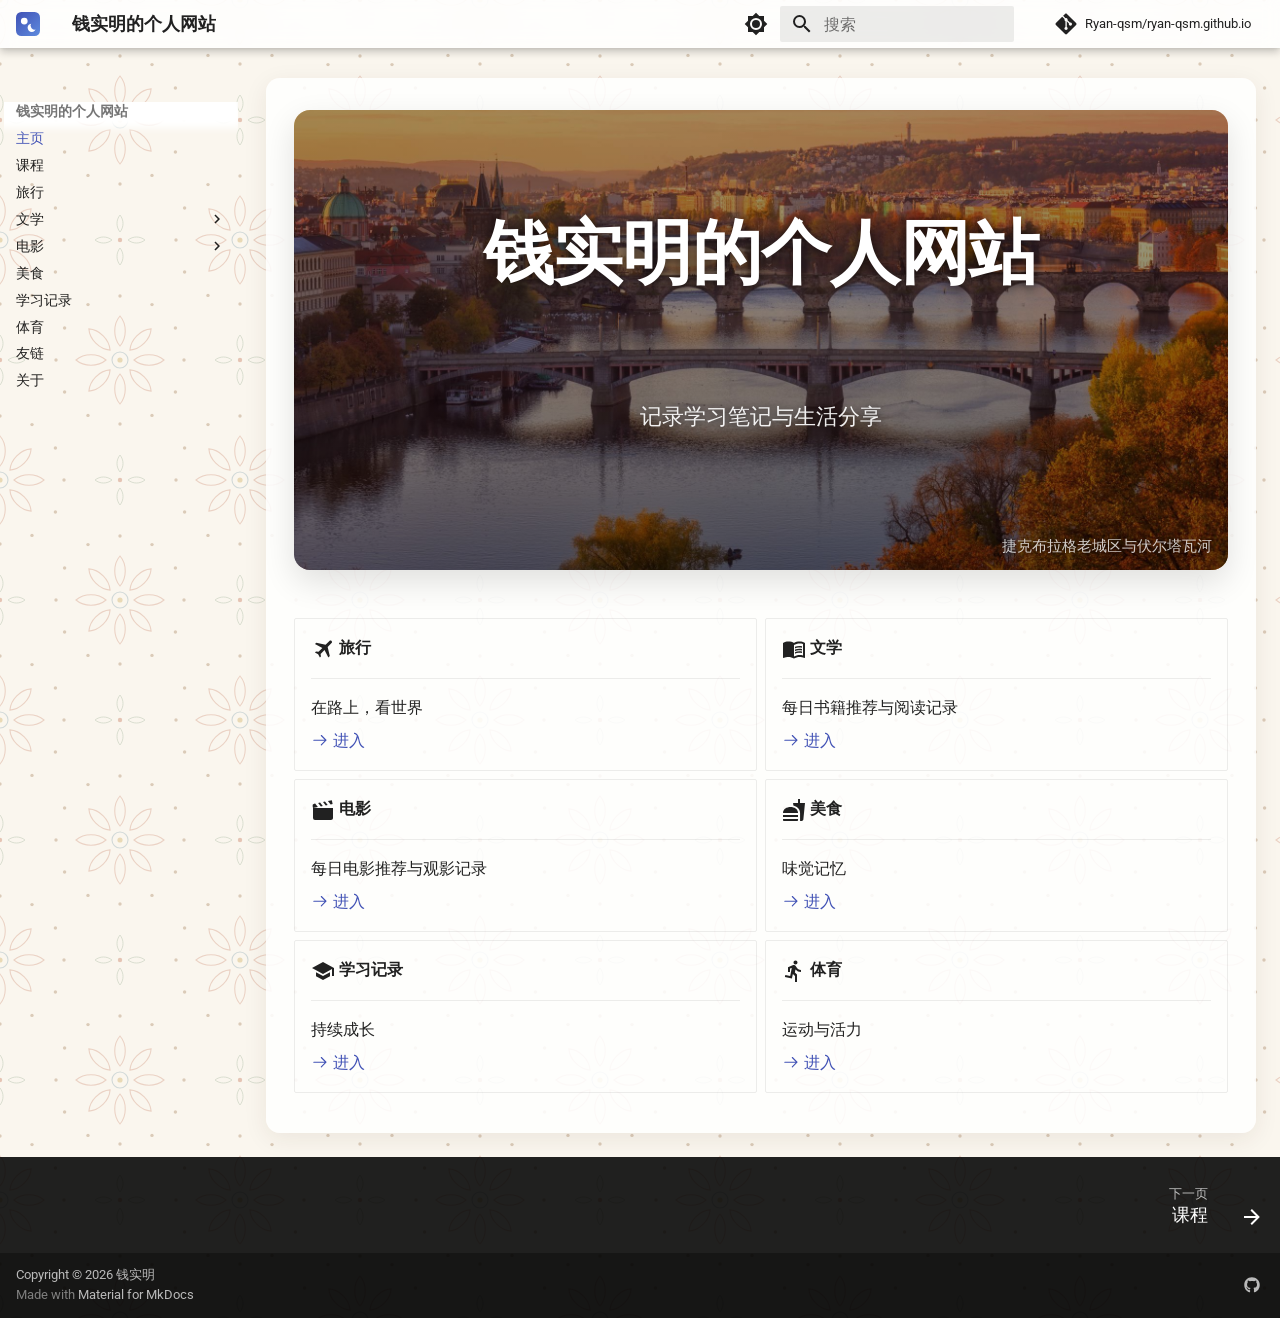
<file: index.html>
<!DOCTYPE html><html lang="zh" class="no-js"><head>
    
      <meta charset="utf-8">
      <meta name="viewport" content="width=device-width,initial-scale=1">
      
        <meta name="description" content="钱实明的个人网站，记录学习笔记与生活分享">
      
      
        <meta name="author" content="钱实明">
      
      
        <link rel="canonical" href="https://ryan-qsm.github.io/">
      
      
      
        <link rel="next" href="course/">
      
      
        
      
      
      <link rel="icon" href="assets/logo.svg">
      <meta name="generator" content="mkdocs-1.6.1, mkdocs-material-9.8.2">
    
    
      
        <title>钱实明的个人网站</title>
      
    
    
      <link rel="stylesheet" href="assets/stylesheets/main.57a0d79d.min.css">
      
        
        <link rel="stylesheet" href="assets/stylesheets/palette.fb2fffe2.min.css">
      
      


    
    
      
    
    
      
        
        
        <link rel="preconnect" href="https://fonts.gstatic.com" crossorigin="">
        <link rel="stylesheet" href="https://fonts.googleapis.com/css?family=Roboto:300,300i,400,400i,700,700i%7CRoboto+Mono:400,400i,700,700i&amp;display=fallback">
        <style>:root{--md-text-font:"Roboto";--md-code-font:"Roboto Mono"}</style>
      
    
    
      <link rel="stylesheet" href="stylesheets/extra.css">
    
    <script>__md_scope=new URL(".",location),__md_hash=e=>[...e].reduce(((e,_)=>(e<<5)-e+_.charCodeAt(0)),0),__md_get=(e,_=localStorage,t=__md_scope)=>JSON.parse(_.getItem(t.pathname+"."+e)),__md_set=(e,_,t=localStorage,a=__md_scope)=>{try{t.setItem(a.pathname+"."+e,JSON.stringify(_))}catch(e){}}</script>
    
      

    
    
  <link href="assets/stylesheets/glightbox.min.css" rel="stylesheet"><script src="assets/javascripts/glightbox.min.js"></script><style id="glightbox-style">
            html.glightbox-open { overflow: initial; height: 100%; }
            .gslide-title { margin-top: 0px; user-select: text; }
            .gslide-desc { color: #666; user-select: text; }
            .gslide-image img { background: white; }
            .gscrollbar-fixer { padding-right: 15px; }
            .gdesc-inner { font-size: 0.75rem; }
            body[data-md-color-scheme="slate"] .gdesc-inner { background: var(--md-default-bg-color); }
            body[data-md-color-scheme="slate"] .gslide-title { color: var(--md-default-fg-color); }
            body[data-md-color-scheme="slate"] .gslide-desc { color: var(--md-default-fg-color); }
        </style></head>
  
  
    
    
      
    
    
    
    
    <body dir="ltr" data-md-color-scheme="default" data-md-color-primary="white" data-md-color-accent="white">
  
    
    <input class="md-toggle" data-md-toggle="drawer" type="checkbox" id="__drawer" autocomplete="off">
    <input class="md-toggle" data-md-toggle="search" type="checkbox" id="__search" autocomplete="off">
    <label class="md-overlay" for="__drawer"></label>
    <div data-md-component="skip">
      
    </div>
    <div data-md-component="announce">
      
    </div>
    
    
      

  

<header class="md-header md-header--shadow" data-md-component="header">
  <nav class="md-header__inner md-grid" aria-label="页眉">
    <a href="." title="钱实明的个人网站" class="md-header__button md-logo" aria-label="钱实明的个人网站" data-md-component="logo">
      
  <img src="assets/logo.svg" alt="logo">

    </a>
    <label class="md-header__button md-icon" for="__drawer">
      
      <svg xmlns="http://www.w3.org/2000/svg" viewBox="0 0 24 24"><path d="M3 6h18v2H3zm0 5h18v2H3zm0 5h18v2H3z"></path></svg>
    </label>
    <div class="md-header__title" data-md-component="header-title">
      <div class="md-header__ellipsis">
        <div class="md-header__topic">
          <span class="md-ellipsis">
            钱实明的个人网站
          </span>
        </div>
        <div class="md-header__topic" data-md-component="header-topic">
          <span class="md-ellipsis">
            
              主页
            
          </span>
        </div>
      </div>
    </div>
    
      
        <form class="md-header__option" data-md-component="palette">
  
    
    
    
    <input class="md-option" data-md-color-media="(prefers-color-scheme: light)" data-md-color-scheme="default" data-md-color-primary="white" data-md-color-accent="white" aria-label="切换到深色模式" type="radio" name="__palette" id="__palette_0">
    
      <label class="md-header__button md-icon" title="切换到深色模式" for="__palette_1" hidden="">
        <svg xmlns="http://www.w3.org/2000/svg" viewBox="0 0 24 24"><path d="M12 8a4 4 0 0 0-4 4 4 4 0 0 0 4 4 4 4 0 0 0 4-4 4 4 0 0 0-4-4m0 10a6 6 0 0 1-6-6 6 6 0 0 1 6-6 6 6 0 0 1 6 6 6 6 0 0 1-6 6m8-9.31V4h-4.69L12 .69 8.69 4H4v4.69L.69 12 4 15.31V20h4.69L12 23.31 15.31 20H20v-4.69L23.31 12z"></path></svg>
      </label>
    
  
    
    
    
    <input class="md-option" data-md-color-media="(prefers-color-scheme: dark)" data-md-color-scheme="slate" data-md-color-primary="black" data-md-color-accent="white" aria-label="切换到浅色模式" type="radio" name="__palette" id="__palette_1">
    
      <label class="md-header__button md-icon" title="切换到浅色模式" for="__palette_0" hidden="">
        <svg xmlns="http://www.w3.org/2000/svg" viewBox="0 0 24 24"><path d="M12 18c-.89 0-1.74-.2-2.5-.55C11.56 16.5 13 14.42 13 12s-1.44-4.5-3.5-5.45C10.26 6.2 11.11 6 12 6a6 6 0 0 1 6 6 6 6 0 0 1-6 6m8-9.31V4h-4.69L12 .69 8.69 4H4v4.69L.69 12 4 15.31V20h4.69L12 23.31 15.31 20H20v-4.69L23.31 12z"></path></svg>
      </label>
    
  
</form>
      
    
    
      <script>var palette=__md_get("__palette");if(palette&&palette.color){if("(prefers-color-scheme)"===palette.color.media){var media=matchMedia("(prefers-color-scheme: light)"),input=document.querySelector(media.matches?"[data-md-color-media='(prefers-color-scheme: light)']":"[data-md-color-media='(prefers-color-scheme: dark)']");palette.color.media=input.getAttribute("data-md-color-media"),palette.color.scheme=input.getAttribute("data-md-color-scheme"),palette.color.primary=input.getAttribute("data-md-color-primary"),palette.color.accent=input.getAttribute("data-md-color-accent")}for(var[key,value]of Object.entries(palette.color))document.body.setAttribute("data-md-color-"+key,value)}</script>
    
    
    
      
      
        <label class="md-header__button md-icon" for="__search">
          
          <svg xmlns="http://www.w3.org/2000/svg" viewBox="0 0 24 24"><path d="M9.5 3A6.5 6.5 0 0 1 16 9.5c0 1.61-.59 3.09-1.56 4.23l.27.27h.79l5 5-1.5 1.5-5-5v-.79l-.27-.27A6.52 6.52 0 0 1 9.5 16 6.5 6.5 0 0 1 3 9.5 6.5 6.5 0 0 1 9.5 3m0 2C7 5 5 7 5 9.5S7 14 9.5 14 14 12 14 9.5 12 5 9.5 5"></path></svg>
        </label>
        <div class="md-search" data-md-component="search" role="dialog">
  <label class="md-search__overlay" for="__search"></label>
  <div class="md-search__inner" role="search">
    <form class="md-search__form" name="search">
      <input type="text" class="md-search__input" name="query" aria-label="搜索" placeholder="搜索" autocapitalize="off" autocorrect="off" autocomplete="off" spellcheck="false" data-md-component="search-query" required="">
      <label class="md-search__icon md-icon" for="__search">
        
        <svg xmlns="http://www.w3.org/2000/svg" viewBox="0 0 24 24"><path d="M9.5 3A6.5 6.5 0 0 1 16 9.5c0 1.61-.59 3.09-1.56 4.23l.27.27h.79l5 5-1.5 1.5-5-5v-.79l-.27-.27A6.52 6.52 0 0 1 9.5 16 6.5 6.5 0 0 1 3 9.5 6.5 6.5 0 0 1 9.5 3m0 2C7 5 5 7 5 9.5S7 14 9.5 14 14 12 14 9.5 12 5 9.5 5"></path></svg>
        
        <svg xmlns="http://www.w3.org/2000/svg" viewBox="0 0 24 24"><path d="M20 11v2H8l5.5 5.5-1.42 1.42L4.16 12l7.92-7.92L13.5 5.5 8 11z"></path></svg>
      </label>
      <nav class="md-search__options" aria-label="查找">
        
        <button type="reset" class="md-search__icon md-icon" title="清空当前内容" aria-label="清空当前内容" tabindex="-1">
          
          <svg xmlns="http://www.w3.org/2000/svg" viewBox="0 0 24 24"><path d="M19 6.41 17.59 5 12 10.59 6.41 5 5 6.41 10.59 12 5 17.59 6.41 19 12 13.41 17.59 19 19 17.59 13.41 12z"></path></svg>
        </button>
      </nav>
      
        <div class="md-search__suggest" data-md-component="search-suggest"></div>
      
    </form>
    <div class="md-search__output">
      <div class="md-search__scrollwrap" tabindex="0" data-md-scrollfix="">
        <div class="md-search-result" data-md-component="search-result">
          <div class="md-search-result__meta">
            正在初始化搜索引擎
          </div>
          <ol class="md-search-result__list" role="presentation"></ol>
        </div>
      </div>
    </div>
  </div>
</div>
      
    
    
      <div class="md-header__source">
        <a href="https://github.com/Ryan-qsm/ryan-qsm.github.io" title="前往仓库" class="md-source" data-md-component="source">
  <div class="md-source__icon md-icon">
    
    <svg xmlns="http://www.w3.org/2000/svg" viewBox="0 0 448 512"><!--! Font Awesome Free 7.1.0 by @fontawesome - https://fontawesome.com License - https://fontawesome.com/license/free (Icons: CC BY 4.0, Fonts: SIL OFL 1.1, Code: MIT License) Copyright 2025 Fonticons, Inc.--><path d="M439.6 236.1 244 40.5c-5.4-5.5-12.8-8.5-20.4-8.5s-15 3-20.4 8.4L162.5 81l51.5 51.5c27.1-9.1 52.7 16.8 43.4 43.7l49.7 49.7c34.2-11.8 61.2 31 35.5 56.7-26.5 26.5-70.2-2.9-56-37.3L240.3 199v121.9c25.3 12.5 22.3 41.8 9.1 55-6.4 6.4-15.2 10.1-24.3 10.1s-17.8-3.6-24.3-10.1c-17.6-17.6-11.1-46.9 11.2-56v-123c-20.8-8.5-24.6-30.7-18.6-45L142.6 101 8.5 235.1C3 240.6 0 247.9 0 255.5s3 15 8.5 20.4l195.6 195.7c5.4 5.4 12.7 8.4 20.4 8.4s15-3 20.4-8.4l194.7-194.7c5.4-5.4 8.4-12.8 8.4-20.4s-3-15-8.4-20.4"></path></svg>
  </div>
  <div class="md-source__repository">
    Ryan-qsm/ryan-qsm.github.io
  </div>
</a>
      </div>
    
  </nav>
  
</header>
    
    <div class="md-container" data-md-component="container">
      
      
        
          
        
      
      <main class="md-main" data-md-component="main">
        <div class="md-main__inner md-grid">
          
            
              
              <div class="md-sidebar md-sidebar--primary" data-md-component="sidebar" data-md-type="navigation">
                <div class="md-sidebar__scrollwrap">
                  <div class="md-sidebar__inner">
                    



<nav class="md-nav md-nav--primary" aria-label="导航栏" data-md-level="0">
  <label class="md-nav__title" for="__drawer">
    <a href="." title="钱实明的个人网站" class="md-nav__button md-logo" aria-label="钱实明的个人网站" data-md-component="logo">
      
  <img src="assets/logo.svg" alt="logo">

    </a>
    钱实明的个人网站
  </label>
  
    <div class="md-nav__source">
      <a href="https://github.com/Ryan-qsm/ryan-qsm.github.io" title="前往仓库" class="md-source" data-md-component="source">
  <div class="md-source__icon md-icon">
    
    <svg xmlns="http://www.w3.org/2000/svg" viewBox="0 0 448 512"><!--! Font Awesome Free 7.1.0 by @fontawesome - https://fontawesome.com License - https://fontawesome.com/license/free (Icons: CC BY 4.0, Fonts: SIL OFL 1.1, Code: MIT License) Copyright 2025 Fonticons, Inc.--><path d="M439.6 236.1 244 40.5c-5.4-5.5-12.8-8.5-20.4-8.5s-15 3-20.4 8.4L162.5 81l51.5 51.5c27.1-9.1 52.7 16.8 43.4 43.7l49.7 49.7c34.2-11.8 61.2 31 35.5 56.7-26.5 26.5-70.2-2.9-56-37.3L240.3 199v121.9c25.3 12.5 22.3 41.8 9.1 55-6.4 6.4-15.2 10.1-24.3 10.1s-17.8-3.6-24.3-10.1c-17.6-17.6-11.1-46.9 11.2-56v-123c-20.8-8.5-24.6-30.7-18.6-45L142.6 101 8.5 235.1C3 240.6 0 247.9 0 255.5s3 15 8.5 20.4l195.6 195.7c5.4 5.4 12.7 8.4 20.4 8.4s15-3 20.4-8.4l194.7-194.7c5.4-5.4 8.4-12.8 8.4-20.4s-3-15-8.4-20.4"></path></svg>
  </div>
  <div class="md-source__repository">
    Ryan-qsm/ryan-qsm.github.io
  </div>
</a>
    </div>
  
  <ul class="md-nav__list" data-md-scrollfix="">
    
      
      
  
  
    
  
  
  
    <li class="md-nav__item md-nav__item--active">
      
      <input class="md-nav__toggle md-toggle" type="checkbox" id="__toc">
      
      
      
      <a href="." class="md-nav__link md-nav__link--active">
        
  
  
  <span class="md-ellipsis">
    
  
    主页
  

    
  </span>
  
  

      </a>
      
    </li>
  

    
      
      
  
  
  
  
    <li class="md-nav__item">
      <a href="course/" class="md-nav__link">
        
  
  
  <span class="md-ellipsis">
    
  
    课程
  

    
  </span>
  
  

      </a>
    </li>
  

    
      
      
  
  
  
  
    <li class="md-nav__item">
      <a href="travel/" class="md-nav__link">
        
  
  
  <span class="md-ellipsis">
    
  
    旅行
  

    
  </span>
  
  

      </a>
    </li>
  

    
      
      
  
  
  
  
    
    
    
    
    
    <li class="md-nav__item md-nav__item--nested">
      
        
        
        <input class="md-nav__toggle md-toggle " type="checkbox" id="__nav_4">
        
          
          <label class="md-nav__link" for="__nav_4" id="__nav_4_label" tabindex="0">
            
  
  
  <span class="md-ellipsis">
    
  
    文学
  

    
  </span>
  
  

            <span class="md-nav__icon md-icon"></span>
          </label>
        
        <nav class="md-nav" data-md-level="1" aria-labelledby="__nav_4_label" aria-expanded="false">
          <label class="md-nav__title" for="__nav_4">
            <span class="md-nav__icon md-icon"></span>
            
  
    文学
  

          </label>
          <ul class="md-nav__list" data-md-scrollfix="">
            
              
                
  
  
  
  
    <li class="md-nav__item">
      <a href="literature/" class="md-nav__link">
        
  
  
  <span class="md-ellipsis">
    
  
    每日书籍推荐
  

    
  </span>
  
  

      </a>
    </li>
  

              
            
              
                
  
  
  
  
    <li class="md-nav__item">
      <a href="literature/reading/" class="md-nav__link">
        
  
  
  <span class="md-ellipsis">
    
  
    我的阅读
  

    
  </span>
  
  

      </a>
    </li>
  

              
            
          </ul>
        </nav>
      
    </li>
  

    
      
      
  
  
  
  
    
    
    
    
    
    <li class="md-nav__item md-nav__item--nested">
      
        
        
        <input class="md-nav__toggle md-toggle " type="checkbox" id="__nav_5">
        
          
          <label class="md-nav__link" for="__nav_5" id="__nav_5_label" tabindex="0">
            
  
  
  <span class="md-ellipsis">
    
  
    电影
  

    
  </span>
  
  

            <span class="md-nav__icon md-icon"></span>
          </label>
        
        <nav class="md-nav" data-md-level="1" aria-labelledby="__nav_5_label" aria-expanded="false">
          <label class="md-nav__title" for="__nav_5">
            <span class="md-nav__icon md-icon"></span>
            
  
    电影
  

          </label>
          <ul class="md-nav__list" data-md-scrollfix="">
            
              
                
  
  
  
  
    <li class="md-nav__item">
      <a href="movie/" class="md-nav__link">
        
  
  
  <span class="md-ellipsis">
    
  
    每日电影推荐
  

    
  </span>
  
  

      </a>
    </li>
  

              
            
              
                
  
  
  
  
    <li class="md-nav__item">
      <a href="movie/watching/" class="md-nav__link">
        
  
  
  <span class="md-ellipsis">
    
  
    我的观影
  

    
  </span>
  
  

      </a>
    </li>
  

              
            
          </ul>
        </nav>
      
    </li>
  

    
      
      
  
  
  
  
    <li class="md-nav__item">
      <a href="food/" class="md-nav__link">
        
  
  
  <span class="md-ellipsis">
    
  
    美食
  

    
  </span>
  
  

      </a>
    </li>
  

    
      
      
  
  
  
  
    <li class="md-nav__item">
      <a href="study/" class="md-nav__link">
        
  
  
  <span class="md-ellipsis">
    
  
    学习记录
  

    
  </span>
  
  

      </a>
    </li>
  

    
      
      
  
  
  
  
    <li class="md-nav__item">
      <a href="sports/" class="md-nav__link">
        
  
  
  <span class="md-ellipsis">
    
  
    体育
  

    
  </span>
  
  

      </a>
    </li>
  

    
      
      
  
  
  
  
    <li class="md-nav__item">
      <a href="friends/" class="md-nav__link">
        
  
  
  <span class="md-ellipsis">
    
  
    友链
  

    
  </span>
  
  

      </a>
    </li>
  

    
      
      
  
  
  
  
    <li class="md-nav__item">
      <a href="about/" class="md-nav__link">
        
  
  
  <span class="md-ellipsis">
    
  
    关于
  

    
  </span>
  
  

      </a>
    </li>
  

    
  </ul>
</nav>
                  </div>
                </div>
              </div>
            
            
              
              <div class="md-sidebar md-sidebar--secondary" data-md-component="sidebar" data-md-type="toc">
                <div class="md-sidebar__scrollwrap">
                  <div class="md-sidebar__inner">
                    

<nav class="md-nav md-nav--secondary" aria-label="目录">
  
  
  
  
</nav>
                  </div>
                </div>
              </div>
            
          
          
            <div class="md-content" data-md-component="content">
              
              <article class="md-content__inner md-typeset">
                
                  


  
  


<div class="home-hero">
  <h1>钱实明的个人网站</h1>
  <p>记录学习笔记与生活分享</p>
  <span class="home-hero__credit"></span>
</div>

<div class="grid cards home-cards">
<ul>
<li>
<p><span class="twemoji lg middle"><svg xmlns="http://www.w3.org/2000/svg" viewBox="0 0 24 24"><path d="M20.56 3.91c.59.59.59 1.54 0 2.12l-3.89 3.89 2.12 9.19-1.41 1.42-3.88-7.43L9.6 17l.36 2.47-1.07 1.06-1.76-3.18-3.19-1.77L5 14.5l2.5.37L11.37 11 3.94 7.09l1.42-1.41 9.19 2.12 3.89-3.89c.56-.58 1.56-.58 2.12 0"></path></svg></span> <strong>旅行</strong></p>
<hr>
<p>在路上，看世界</p>
<p><a href="travel/"><span class="twemoji"><svg xmlns="http://www.w3.org/2000/svg" viewBox="0 0 24 24"><path d="M13.22 19.03a.75.75 0 0 1 0-1.06L18.19 13H3.75a.75.75 0 0 1 0-1.5h14.44l-4.97-4.97a.749.749 0 0 1 .326-1.275.75.75 0 0 1 .734.215l6.25 6.25a.75.75 0 0 1 0 1.06l-6.25 6.25a.75.75 0 0 1-1.06 0"></path></svg></span> 进入</a></p>
</li>
<li>
<p><span class="twemoji lg middle"><svg xmlns="http://www.w3.org/2000/svg" viewBox="0 0 24 24"><path d="M12 21.5c-1.35-.85-3.8-1.5-5.5-1.5-1.65 0-3.35.3-4.75 1.05-.1.05-.15.05-.25.05-.25 0-.5-.25-.5-.5V6c.6-.45 1.25-.75 2-1 1.11-.35 2.33-.5 3.5-.5 1.95 0 4.05.4 5.5 1.5 1.45-1.1 3.55-1.5 5.5-1.5 1.17 0 2.39.15 3.5.5.75.25 1.4.55 2 1v14.6c0 .25-.25.5-.5.5-.1 0-.15 0-.25-.05-1.4-.75-3.1-1.05-4.75-1.05-1.7 0-4.15.65-5.5 1.5M12 8v11.5c1.35-.85 3.8-1.5 5.5-1.5 1.2 0 2.4.15 3.5.5V7c-1.1-.35-2.3-.5-3.5-.5-1.7 0-4.15.65-5.5 1.5m1 3.5c1.11-.68 2.6-1 4.5-1 .91 0 1.76.09 2.5.28V9.23c-.87-.15-1.71-.23-2.5-.23q-2.655 0-4.5.84zm4.5.17c-1.71 0-3.21.26-4.5.79v1.69c1.11-.65 2.6-.99 4.5-.99 1.04 0 1.88.08 2.5.24v-1.5c-.87-.16-1.71-.23-2.5-.23m2.5 2.9c-.87-.16-1.71-.24-2.5-.24-1.83 0-3.33.27-4.5.8v1.69c1.11-.66 2.6-.99 4.5-.99 1.04 0 1.88.08 2.5.24z"></path></svg></span> <strong>文学</strong></p>
<hr>
<p>每日书籍推荐与阅读记录</p>
<p><a href="literature/"><span class="twemoji"><svg xmlns="http://www.w3.org/2000/svg" viewBox="0 0 24 24"><path d="M13.22 19.03a.75.75 0 0 1 0-1.06L18.19 13H3.75a.75.75 0 0 1 0-1.5h14.44l-4.97-4.97a.749.749 0 0 1 .326-1.275.75.75 0 0 1 .734.215l6.25 6.25a.75.75 0 0 1 0 1.06l-6.25 6.25a.75.75 0 0 1-1.06 0"></path></svg></span> 进入</a></p>
</li>
<li>
<p><span class="twemoji lg middle"><svg xmlns="http://www.w3.org/2000/svg" viewBox="0 0 24 24"><path d="m20.84 2.18-3.93.78 2.74 3.54 1.97-.4zm-6.87 1.36L12 3.93l2.75 3.53 1.96-.39zm-4.9.96-1.97.41 2.75 3.53 1.96-.39zm-4.91 1-.98.19a2 2 0 0 0-1.57 2.35L2 10l4.9-.97zM2 10v10a2 2 0 0 0 2 2h16c1.11 0 2-.89 2-2V10z"></path></svg></span> <strong>电影</strong></p>
<hr>
<p>每日电影推荐与观影记录</p>
<p><a href="movie/"><span class="twemoji"><svg xmlns="http://www.w3.org/2000/svg" viewBox="0 0 24 24"><path d="M13.22 19.03a.75.75 0 0 1 0-1.06L18.19 13H3.75a.75.75 0 0 1 0-1.5h14.44l-4.97-4.97a.749.749 0 0 1 .326-1.275.75.75 0 0 1 .734.215l6.25 6.25a.75.75 0 0 1 0 1.06l-6.25 6.25a.75.75 0 0 1-1.06 0"></path></svg></span> 进入</a></p>
</li>
<li>
<p><span class="twemoji lg middle"><svg xmlns="http://www.w3.org/2000/svg" viewBox="0 0 24 24"><path d="M18.06 23h1.66c.84 0 1.53-.65 1.63-1.47L23 5.05h-5V1h-1.97v4.05h-4.97l.3 2.34c1.71.47 3.31 1.32 4.27 2.26 1.44 1.42 2.43 2.89 2.43 5.29zM1 22v-1h15.03v1c0 .54-.45 1-1.03 1H2c-.55 0-1-.46-1-1m15.03-7C16.03 7 1 7 1 15zM1 17h15v2H1z"></path></svg></span> <strong>美食</strong></p>
<hr>
<p>味觉记忆</p>
<p><a href="food/"><span class="twemoji"><svg xmlns="http://www.w3.org/2000/svg" viewBox="0 0 24 24"><path d="M13.22 19.03a.75.75 0 0 1 0-1.06L18.19 13H3.75a.75.75 0 0 1 0-1.5h14.44l-4.97-4.97a.749.749 0 0 1 .326-1.275.75.75 0 0 1 .734.215l6.25 6.25a.75.75 0 0 1 0 1.06l-6.25 6.25a.75.75 0 0 1-1.06 0"></path></svg></span> 进入</a></p>
</li>
<li>
<p><span class="twemoji lg middle"><svg xmlns="http://www.w3.org/2000/svg" viewBox="0 0 24 24"><path d="M12 3 1 9l11 6 9-4.91V17h2V9M5 13.18v4L12 21l7-3.82v-4L12 17z"></path></svg></span> <strong>学习记录</strong></p>
<hr>
<p>持续成长</p>
<p><a href="study/"><span class="twemoji"><svg xmlns="http://www.w3.org/2000/svg" viewBox="0 0 24 24"><path d="M13.22 19.03a.75.75 0 0 1 0-1.06L18.19 13H3.75a.75.75 0 0 1 0-1.5h14.44l-4.97-4.97a.749.749 0 0 1 .326-1.275.75.75 0 0 1 .734.215l6.25 6.25a.75.75 0 0 1 0 1.06l-6.25 6.25a.75.75 0 0 1-1.06 0"></path></svg></span> 进入</a></p>
</li>
<li>
<p><span class="twemoji lg middle"><svg xmlns="http://www.w3.org/2000/svg" viewBox="0 0 24 24"><path d="M13.5 5.5c1.09 0 2-.92 2-2a2 2 0 0 0-2-2c-1.11 0-2 .88-2 2 0 1.08.89 2 2 2M9.89 19.38l1-4.38L13 17v6h2v-7.5l-2.11-2 .61-3A7.3 7.3 0 0 0 19 13v-2c-1.91 0-3.5-1-4.31-2.42l-1-1.58c-.4-.62-1-1-1.69-1-.31 0-.5.08-.81.08L6 8.28V13h2V9.58l1.79-.7L8.19 17l-4.9-1-.4 2z"></path></svg></span> <strong>体育</strong></p>
<hr>
<p>运动与活力</p>
<p><a href="sports/"><span class="twemoji"><svg xmlns="http://www.w3.org/2000/svg" viewBox="0 0 24 24"><path d="M13.22 19.03a.75.75 0 0 1 0-1.06L18.19 13H3.75a.75.75 0 0 1 0-1.5h14.44l-4.97-4.97a.749.749 0 0 1 .326-1.275.75.75 0 0 1 .734.215l6.25 6.25a.75.75 0 0 1 0 1.06l-6.25 6.25a.75.75 0 0 1-1.06 0"></path></svg></span> 进入</a></p>
</li>
</ul>
</div>












                
              </article>
            </div>
          
          
<script>var target=document.getElementById(location.hash.slice(1));target&&target.name&&(target.checked=target.name.startsWith("__tabbed_"))</script>
        </div>
        
          <button type="button" class="md-top md-icon" data-md-component="top" hidden="">
  
  <svg xmlns="http://www.w3.org/2000/svg" viewBox="0 0 24 24"><path d="M13 20h-2V8l-5.5 5.5-1.42-1.42L12 4.16l7.92 7.92-1.42 1.42L13 8z"></path></svg>
  回到页面顶部
</button>
        
      </main>
      
        <footer class="md-footer">
  
    
      
      <nav class="md-footer__inner md-grid" aria-label="页脚">
        
        
          
          <a href="course/" class="md-footer__link md-footer__link--next" aria-label="下一页: 课程">
            <div class="md-footer__title">
              <span class="md-footer__direction">
                下一页
              </span>
              <div class="md-ellipsis">
                课程
              </div>
            </div>
            <div class="md-footer__button md-icon">
              
              <svg xmlns="http://www.w3.org/2000/svg" viewBox="0 0 24 24"><path d="M4 11v2h12l-5.5 5.5 1.42 1.42L19.84 12l-7.92-7.92L10.5 5.5 16 11z"></path></svg>
            </div>
          </a>
        
      </nav>
    
  
  <div class="md-footer-meta md-typeset">
    <div class="md-footer-meta__inner md-grid">
      <div class="md-copyright">
  
    <div class="md-copyright__highlight">
      Copyright © 2026 钱实明
    </div>
  
  
    Made with
    <a href="https://squidfunk.github.io/mkdocs-material/" target="_blank" rel="noopener">
      Material for MkDocs
    </a>
  
</div>
      
        
<div class="md-social">
  
    
    
    
    
    <a href="https://github.com/Ryan-qsm" target="_blank" rel="noopener" title="GitHub" class="md-social__link">
      <svg xmlns="http://www.w3.org/2000/svg" viewBox="0 0 512 512"><!--! Font Awesome Free 7.1.0 by @fontawesome - https://fontawesome.com License - https://fontawesome.com/license/free (Icons: CC BY 4.0, Fonts: SIL OFL 1.1, Code: MIT License) Copyright 2025 Fonticons, Inc.--><path d="M173.9 397.4c0 2-2.3 3.6-5.2 3.6-3.3.3-5.6-1.3-5.6-3.6 0-2 2.3-3.6 5.2-3.6 3-.3 5.6 1.3 5.6 3.6m-31.1-4.5c-.7 2 1.3 4.3 4.3 4.9 2.6 1 5.6 0 6.2-2s-1.3-4.3-4.3-5.2c-2.6-.7-5.5.3-6.2 2.3m44.2-1.7c-2.9.7-4.9 2.6-4.6 4.9.3 2 2.9 3.3 5.9 2.6 2.9-.7 4.9-2.6 4.6-4.6-.3-1.9-3-3.2-5.9-2.9M252.8 8C114.1 8 8 113.3 8 252c0 110.9 69.8 205.8 169.5 239.2 12.8 2.3 17.3-5.6 17.3-12.1 0-6.2-.3-40.4-.3-61.4 0 0-70 15-84.7-29.8 0 0-11.4-29.1-27.8-36.6 0 0-22.9-15.7 1.6-15.4 0 0 24.9 2 38.6 25.8 21.9 38.6 58.6 27.5 72.9 20.9 2.3-16 8.8-27.1 16-33.7-55.9-6.2-112.3-14.3-112.3-110.5 0-27.5 7.6-41.3 23.6-58.9-2.6-6.5-11.1-33.3 2.6-67.9 20.9-6.5 69 27 69 27 20-5.6 41.5-8.5 62.8-8.5s42.8 2.9 62.8 8.5c0 0 48.1-33.6 69-27 13.7 34.7 5.2 61.4 2.6 67.9 16 17.7 25.8 31.5 25.8 58.9 0 96.5-58.9 104.2-114.8 110.5 9.2 7.9 17 22.9 17 46.4 0 33.7-.3 75.4-.3 83.6 0 6.5 4.6 14.4 17.3 12.1C436.2 457.8 504 362.9 504 252 504 113.3 391.5 8 252.8 8M105.2 352.9c-1.3 1-1 3.3.7 5.2 1.6 1.6 3.9 2.3 5.2 1 1.3-1 1-3.3-.7-5.2-1.6-1.6-3.9-2.3-5.2-1m-10.8-8.1c-.7 1.3.3 2.9 2.3 3.9 1.6 1 3.6.7 4.3-.7.7-1.3-.3-2.9-2.3-3.9-2-.6-3.6-.3-4.3.7m32.4 35.6c-1.6 1.3-1 4.3 1.3 6.2 2.3 2.3 5.2 2.6 6.5 1 1.3-1.3.7-4.3-1.3-6.2-2.2-2.3-5.2-2.6-6.5-1m-11.4-14.7c-1.6 1-1.6 3.6 0 5.9s4.3 3.3 5.6 2.3c1.6-1.3 1.6-3.9 0-6.2-1.4-2.3-4-3.3-5.6-2"></path></svg>
    </a>
  
</div>
      
    </div>
  </div>
</footer>
      
    </div>
    <div class="md-dialog" data-md-component="dialog">
      <div class="md-dialog__inner md-typeset"></div>
    </div>
    
      <div class="md-progress" data-md-component="progress" role="progressbar"></div>
    
    
    
      
      
      <script id="__config" type="application/json">{"annotate": null, "base": ".", "features": ["navigation.top", "navigation.instant", "navigation.instant.progress", "navigation.footer", "search.suggest", "search.highlight", "toc.follow", "content.code.copy", "content.tooltips"], "search": "assets/javascripts/workers/search.a7633da7.min.js", "tags": null, "translations": {"clipboard.copied": "\u5df2\u590d\u5236", "clipboard.copy": "\u590d\u5236", "search.result.more.one": "\u5728\u8be5\u9875\u4e0a\u8fd8\u6709 1 \u4e2a\u7b26\u5408\u6761\u4ef6\u7684\u7ed3\u679c", "search.result.more.other": "\u5728\u8be5\u9875\u4e0a\u8fd8\u6709 # \u4e2a\u7b26\u5408\u6761\u4ef6\u7684\u7ed3\u679c", "search.result.none": "\u6ca1\u6709\u627e\u5230\u7b26\u5408\u6761\u4ef6\u7684\u7ed3\u679c", "search.result.one": "\u627e\u5230 1 \u4e2a\u7b26\u5408\u6761\u4ef6\u7684\u7ed3\u679c", "search.result.other": "# \u4e2a\u7b26\u5408\u6761\u4ef6\u7684\u7ed3\u679c", "search.result.placeholder": "\u952e\u5165\u4ee5\u5f00\u59cb\u641c\u7d22", "search.result.term.missing": "\u7f3a\u5c11", "select.version": "\u9009\u62e9\u5f53\u524d\u7248\u672c"}, "version": null}</script>
    
    
      <script src="assets/javascripts/bundle.a5f9d56c.min.js"></script>
      
        <script src="javascripts/hero-bg.js"></script>
      
        <script src="javascripts/daily-pick.js"></script>
      
    
  
<script id="init-glightbox">const lightbox = GLightbox({"touchNavigation": true, "loop": false, "zoomable": true, "draggable": true, "openEffect": "zoom", "closeEffect": "zoom", "slideEffect": "slide"});
document$.subscribe(()=>{ lightbox.reload(); });
</script></body></html>
</file>
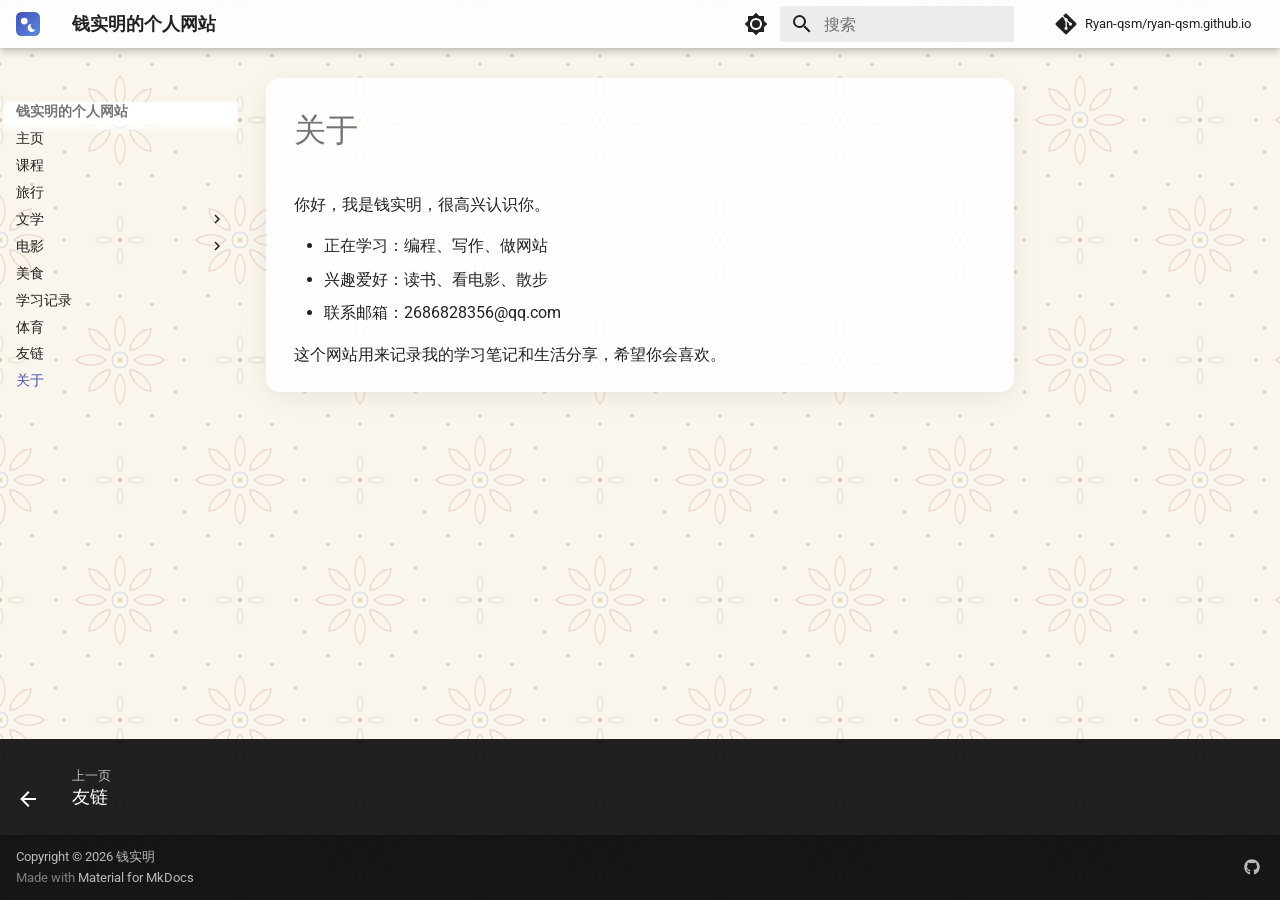
<file: about/index.html>
<!DOCTYPE html><html lang="zh" class="no-js"><head>
    
      <meta charset="utf-8">
      <meta name="viewport" content="width=device-width,initial-scale=1">
      
        <meta name="description" content="钱实明的个人网站，记录学习笔记与生活分享">
      
      
        <meta name="author" content="钱实明">
      
      
        <link rel="canonical" href="https://ryan-qsm.github.io/about/">
      
      
        <link rel="prev" href="../friends/">
      
      
      
        
      
      
      <link rel="icon" href="../assets/logo.svg">
      <meta name="generator" content="mkdocs-1.6.1, mkdocs-material-9.8.2">
    
    
      
        <title>关于 - 钱实明的个人网站</title>
      
    
    
      <link rel="stylesheet" href="../assets/stylesheets/main.57a0d79d.min.css">
      
        
        <link rel="stylesheet" href="../assets/stylesheets/palette.fb2fffe2.min.css">
      
      


    
    
      
    
    
      
        
        
        <link rel="preconnect" href="https://fonts.gstatic.com" crossorigin="">
        <link rel="stylesheet" href="https://fonts.googleapis.com/css?family=Roboto:300,300i,400,400i,700,700i%7CRoboto+Mono:400,400i,700,700i&amp;display=fallback">
        <style>:root{--md-text-font:"Roboto";--md-code-font:"Roboto Mono"}</style>
      
    
    
      <link rel="stylesheet" href="../stylesheets/extra.css">
    
    <script>__md_scope=new URL("..",location),__md_hash=e=>[...e].reduce(((e,_)=>(e<<5)-e+_.charCodeAt(0)),0),__md_get=(e,_=localStorage,t=__md_scope)=>JSON.parse(_.getItem(t.pathname+"."+e)),__md_set=(e,_,t=localStorage,a=__md_scope)=>{try{t.setItem(a.pathname+"."+e,JSON.stringify(_))}catch(e){}}</script>
    
      

    
    
  <link href="../assets/stylesheets/glightbox.min.css" rel="stylesheet"><script src="../assets/javascripts/glightbox.min.js"></script><style id="glightbox-style">
            html.glightbox-open { overflow: initial; height: 100%; }
            .gslide-title { margin-top: 0px; user-select: text; }
            .gslide-desc { color: #666; user-select: text; }
            .gslide-image img { background: white; }
            .gscrollbar-fixer { padding-right: 15px; }
            .gdesc-inner { font-size: 0.75rem; }
            body[data-md-color-scheme="slate"] .gdesc-inner { background: var(--md-default-bg-color); }
            body[data-md-color-scheme="slate"] .gslide-title { color: var(--md-default-fg-color); }
            body[data-md-color-scheme="slate"] .gslide-desc { color: var(--md-default-fg-color); }
        </style></head>
  
  
    
    
      
    
    
    
    
    <body dir="ltr" data-md-color-scheme="default" data-md-color-primary="white" data-md-color-accent="white">
  
    
    <input class="md-toggle" data-md-toggle="drawer" type="checkbox" id="__drawer" autocomplete="off">
    <input class="md-toggle" data-md-toggle="search" type="checkbox" id="__search" autocomplete="off">
    <label class="md-overlay" for="__drawer"></label>
    <div data-md-component="skip">
      
        
        <a href="#_1" class="md-skip">
          跳转至
        </a>
      
    </div>
    <div data-md-component="announce">
      
    </div>
    
    
      

  

<header class="md-header md-header--shadow" data-md-component="header">
  <nav class="md-header__inner md-grid" aria-label="页眉">
    <a href=".." title="钱实明的个人网站" class="md-header__button md-logo" aria-label="钱实明的个人网站" data-md-component="logo">
      
  <img src="../assets/logo.svg" alt="logo">

    </a>
    <label class="md-header__button md-icon" for="__drawer">
      
      <svg xmlns="http://www.w3.org/2000/svg" viewBox="0 0 24 24"><path d="M3 6h18v2H3zm0 5h18v2H3zm0 5h18v2H3z"></path></svg>
    </label>
    <div class="md-header__title" data-md-component="header-title">
      <div class="md-header__ellipsis">
        <div class="md-header__topic">
          <span class="md-ellipsis">
            钱实明的个人网站
          </span>
        </div>
        <div class="md-header__topic" data-md-component="header-topic">
          <span class="md-ellipsis">
            
              关于
            
          </span>
        </div>
      </div>
    </div>
    
      
        <form class="md-header__option" data-md-component="palette">
  
    
    
    
    <input class="md-option" data-md-color-media="(prefers-color-scheme: light)" data-md-color-scheme="default" data-md-color-primary="white" data-md-color-accent="white" aria-label="切换到深色模式" type="radio" name="__palette" id="__palette_0">
    
      <label class="md-header__button md-icon" title="切换到深色模式" for="__palette_1" hidden="">
        <svg xmlns="http://www.w3.org/2000/svg" viewBox="0 0 24 24"><path d="M12 8a4 4 0 0 0-4 4 4 4 0 0 0 4 4 4 4 0 0 0 4-4 4 4 0 0 0-4-4m0 10a6 6 0 0 1-6-6 6 6 0 0 1 6-6 6 6 0 0 1 6 6 6 6 0 0 1-6 6m8-9.31V4h-4.69L12 .69 8.69 4H4v4.69L.69 12 4 15.31V20h4.69L12 23.31 15.31 20H20v-4.69L23.31 12z"></path></svg>
      </label>
    
  
    
    
    
    <input class="md-option" data-md-color-media="(prefers-color-scheme: dark)" data-md-color-scheme="slate" data-md-color-primary="black" data-md-color-accent="white" aria-label="切换到浅色模式" type="radio" name="__palette" id="__palette_1">
    
      <label class="md-header__button md-icon" title="切换到浅色模式" for="__palette_0" hidden="">
        <svg xmlns="http://www.w3.org/2000/svg" viewBox="0 0 24 24"><path d="M12 18c-.89 0-1.74-.2-2.5-.55C11.56 16.5 13 14.42 13 12s-1.44-4.5-3.5-5.45C10.26 6.2 11.11 6 12 6a6 6 0 0 1 6 6 6 6 0 0 1-6 6m8-9.31V4h-4.69L12 .69 8.69 4H4v4.69L.69 12 4 15.31V20h4.69L12 23.31 15.31 20H20v-4.69L23.31 12z"></path></svg>
      </label>
    
  
</form>
      
    
    
      <script>var palette=__md_get("__palette");if(palette&&palette.color){if("(prefers-color-scheme)"===palette.color.media){var media=matchMedia("(prefers-color-scheme: light)"),input=document.querySelector(media.matches?"[data-md-color-media='(prefers-color-scheme: light)']":"[data-md-color-media='(prefers-color-scheme: dark)']");palette.color.media=input.getAttribute("data-md-color-media"),palette.color.scheme=input.getAttribute("data-md-color-scheme"),palette.color.primary=input.getAttribute("data-md-color-primary"),palette.color.accent=input.getAttribute("data-md-color-accent")}for(var[key,value]of Object.entries(palette.color))document.body.setAttribute("data-md-color-"+key,value)}</script>
    
    
    
      
      
        <label class="md-header__button md-icon" for="__search">
          
          <svg xmlns="http://www.w3.org/2000/svg" viewBox="0 0 24 24"><path d="M9.5 3A6.5 6.5 0 0 1 16 9.5c0 1.61-.59 3.09-1.56 4.23l.27.27h.79l5 5-1.5 1.5-5-5v-.79l-.27-.27A6.52 6.52 0 0 1 9.5 16 6.5 6.5 0 0 1 3 9.5 6.5 6.5 0 0 1 9.5 3m0 2C7 5 5 7 5 9.5S7 14 9.5 14 14 12 14 9.5 12 5 9.5 5"></path></svg>
        </label>
        <div class="md-search" data-md-component="search" role="dialog">
  <label class="md-search__overlay" for="__search"></label>
  <div class="md-search__inner" role="search">
    <form class="md-search__form" name="search">
      <input type="text" class="md-search__input" name="query" aria-label="搜索" placeholder="搜索" autocapitalize="off" autocorrect="off" autocomplete="off" spellcheck="false" data-md-component="search-query" required="">
      <label class="md-search__icon md-icon" for="__search">
        
        <svg xmlns="http://www.w3.org/2000/svg" viewBox="0 0 24 24"><path d="M9.5 3A6.5 6.5 0 0 1 16 9.5c0 1.61-.59 3.09-1.56 4.23l.27.27h.79l5 5-1.5 1.5-5-5v-.79l-.27-.27A6.52 6.52 0 0 1 9.5 16 6.5 6.5 0 0 1 3 9.5 6.5 6.5 0 0 1 9.5 3m0 2C7 5 5 7 5 9.5S7 14 9.5 14 14 12 14 9.5 12 5 9.5 5"></path></svg>
        
        <svg xmlns="http://www.w3.org/2000/svg" viewBox="0 0 24 24"><path d="M20 11v2H8l5.5 5.5-1.42 1.42L4.16 12l7.92-7.92L13.5 5.5 8 11z"></path></svg>
      </label>
      <nav class="md-search__options" aria-label="查找">
        
        <button type="reset" class="md-search__icon md-icon" title="清空当前内容" aria-label="清空当前内容" tabindex="-1">
          
          <svg xmlns="http://www.w3.org/2000/svg" viewBox="0 0 24 24"><path d="M19 6.41 17.59 5 12 10.59 6.41 5 5 6.41 10.59 12 5 17.59 6.41 19 12 13.41 17.59 19 19 17.59 13.41 12z"></path></svg>
        </button>
      </nav>
      
        <div class="md-search__suggest" data-md-component="search-suggest"></div>
      
    </form>
    <div class="md-search__output">
      <div class="md-search__scrollwrap" tabindex="0" data-md-scrollfix="">
        <div class="md-search-result" data-md-component="search-result">
          <div class="md-search-result__meta">
            正在初始化搜索引擎
          </div>
          <ol class="md-search-result__list" role="presentation"></ol>
        </div>
      </div>
    </div>
  </div>
</div>
      
    
    
      <div class="md-header__source">
        <a href="https://github.com/Ryan-qsm/ryan-qsm.github.io" title="前往仓库" class="md-source" data-md-component="source">
  <div class="md-source__icon md-icon">
    
    <svg xmlns="http://www.w3.org/2000/svg" viewBox="0 0 448 512"><!--! Font Awesome Free 7.1.0 by @fontawesome - https://fontawesome.com License - https://fontawesome.com/license/free (Icons: CC BY 4.0, Fonts: SIL OFL 1.1, Code: MIT License) Copyright 2025 Fonticons, Inc.--><path d="M439.6 236.1 244 40.5c-5.4-5.5-12.8-8.5-20.4-8.5s-15 3-20.4 8.4L162.5 81l51.5 51.5c27.1-9.1 52.7 16.8 43.4 43.7l49.7 49.7c34.2-11.8 61.2 31 35.5 56.7-26.5 26.5-70.2-2.9-56-37.3L240.3 199v121.9c25.3 12.5 22.3 41.8 9.1 55-6.4 6.4-15.2 10.1-24.3 10.1s-17.8-3.6-24.3-10.1c-17.6-17.6-11.1-46.9 11.2-56v-123c-20.8-8.5-24.6-30.7-18.6-45L142.6 101 8.5 235.1C3 240.6 0 247.9 0 255.5s3 15 8.5 20.4l195.6 195.7c5.4 5.4 12.7 8.4 20.4 8.4s15-3 20.4-8.4l194.7-194.7c5.4-5.4 8.4-12.8 8.4-20.4s-3-15-8.4-20.4"></path></svg>
  </div>
  <div class="md-source__repository">
    Ryan-qsm/ryan-qsm.github.io
  </div>
</a>
      </div>
    
  </nav>
  
</header>
    
    <div class="md-container" data-md-component="container">
      
      
        
          
        
      
      <main class="md-main" data-md-component="main">
        <div class="md-main__inner md-grid">
          
            
              
              <div class="md-sidebar md-sidebar--primary" data-md-component="sidebar" data-md-type="navigation">
                <div class="md-sidebar__scrollwrap">
                  <div class="md-sidebar__inner">
                    



<nav class="md-nav md-nav--primary" aria-label="导航栏" data-md-level="0">
  <label class="md-nav__title" for="__drawer">
    <a href=".." title="钱实明的个人网站" class="md-nav__button md-logo" aria-label="钱实明的个人网站" data-md-component="logo">
      
  <img src="../assets/logo.svg" alt="logo">

    </a>
    钱实明的个人网站
  </label>
  
    <div class="md-nav__source">
      <a href="https://github.com/Ryan-qsm/ryan-qsm.github.io" title="前往仓库" class="md-source" data-md-component="source">
  <div class="md-source__icon md-icon">
    
    <svg xmlns="http://www.w3.org/2000/svg" viewBox="0 0 448 512"><!--! Font Awesome Free 7.1.0 by @fontawesome - https://fontawesome.com License - https://fontawesome.com/license/free (Icons: CC BY 4.0, Fonts: SIL OFL 1.1, Code: MIT License) Copyright 2025 Fonticons, Inc.--><path d="M439.6 236.1 244 40.5c-5.4-5.5-12.8-8.5-20.4-8.5s-15 3-20.4 8.4L162.5 81l51.5 51.5c27.1-9.1 52.7 16.8 43.4 43.7l49.7 49.7c34.2-11.8 61.2 31 35.5 56.7-26.5 26.5-70.2-2.9-56-37.3L240.3 199v121.9c25.3 12.5 22.3 41.8 9.1 55-6.4 6.4-15.2 10.1-24.3 10.1s-17.8-3.6-24.3-10.1c-17.6-17.6-11.1-46.9 11.2-56v-123c-20.8-8.5-24.6-30.7-18.6-45L142.6 101 8.5 235.1C3 240.6 0 247.9 0 255.5s3 15 8.5 20.4l195.6 195.7c5.4 5.4 12.7 8.4 20.4 8.4s15-3 20.4-8.4l194.7-194.7c5.4-5.4 8.4-12.8 8.4-20.4s-3-15-8.4-20.4"></path></svg>
  </div>
  <div class="md-source__repository">
    Ryan-qsm/ryan-qsm.github.io
  </div>
</a>
    </div>
  
  <ul class="md-nav__list" data-md-scrollfix="">
    
      
      
  
  
  
  
    <li class="md-nav__item">
      <a href=".." class="md-nav__link">
        
  
  
  <span class="md-ellipsis">
    
  
    主页
  

    
  </span>
  
  

      </a>
    </li>
  

    
      
      
  
  
  
  
    <li class="md-nav__item">
      <a href="../course/" class="md-nav__link">
        
  
  
  <span class="md-ellipsis">
    
  
    课程
  

    
  </span>
  
  

      </a>
    </li>
  

    
      
      
  
  
  
  
    <li class="md-nav__item">
      <a href="../travel/" class="md-nav__link">
        
  
  
  <span class="md-ellipsis">
    
  
    旅行
  

    
  </span>
  
  

      </a>
    </li>
  

    
      
      
  
  
  
  
    
    
    
    
    
    <li class="md-nav__item md-nav__item--nested">
      
        
        
        <input class="md-nav__toggle md-toggle " type="checkbox" id="__nav_4">
        
          
          <label class="md-nav__link" for="__nav_4" id="__nav_4_label" tabindex="0">
            
  
  
  <span class="md-ellipsis">
    
  
    文学
  

    
  </span>
  
  

            <span class="md-nav__icon md-icon"></span>
          </label>
        
        <nav class="md-nav" data-md-level="1" aria-labelledby="__nav_4_label" aria-expanded="false">
          <label class="md-nav__title" for="__nav_4">
            <span class="md-nav__icon md-icon"></span>
            
  
    文学
  

          </label>
          <ul class="md-nav__list" data-md-scrollfix="">
            
              
                
  
  
  
  
    <li class="md-nav__item">
      <a href="../literature/" class="md-nav__link">
        
  
  
  <span class="md-ellipsis">
    
  
    每日书籍推荐
  

    
  </span>
  
  

      </a>
    </li>
  

              
            
              
                
  
  
  
  
    <li class="md-nav__item">
      <a href="../literature/reading/" class="md-nav__link">
        
  
  
  <span class="md-ellipsis">
    
  
    我的阅读
  

    
  </span>
  
  

      </a>
    </li>
  

              
            
          </ul>
        </nav>
      
    </li>
  

    
      
      
  
  
  
  
    
    
    
    
    
    <li class="md-nav__item md-nav__item--nested">
      
        
        
        <input class="md-nav__toggle md-toggle " type="checkbox" id="__nav_5">
        
          
          <label class="md-nav__link" for="__nav_5" id="__nav_5_label" tabindex="0">
            
  
  
  <span class="md-ellipsis">
    
  
    电影
  

    
  </span>
  
  

            <span class="md-nav__icon md-icon"></span>
          </label>
        
        <nav class="md-nav" data-md-level="1" aria-labelledby="__nav_5_label" aria-expanded="false">
          <label class="md-nav__title" for="__nav_5">
            <span class="md-nav__icon md-icon"></span>
            
  
    电影
  

          </label>
          <ul class="md-nav__list" data-md-scrollfix="">
            
              
                
  
  
  
  
    <li class="md-nav__item">
      <a href="../movie/" class="md-nav__link">
        
  
  
  <span class="md-ellipsis">
    
  
    每日电影推荐
  

    
  </span>
  
  

      </a>
    </li>
  

              
            
              
                
  
  
  
  
    <li class="md-nav__item">
      <a href="../movie/watching/" class="md-nav__link">
        
  
  
  <span class="md-ellipsis">
    
  
    我的观影
  

    
  </span>
  
  

      </a>
    </li>
  

              
            
          </ul>
        </nav>
      
    </li>
  

    
      
      
  
  
  
  
    <li class="md-nav__item">
      <a href="../food/" class="md-nav__link">
        
  
  
  <span class="md-ellipsis">
    
  
    美食
  

    
  </span>
  
  

      </a>
    </li>
  

    
      
      
  
  
  
  
    <li class="md-nav__item">
      <a href="../study/" class="md-nav__link">
        
  
  
  <span class="md-ellipsis">
    
  
    学习记录
  

    
  </span>
  
  

      </a>
    </li>
  

    
      
      
  
  
  
  
    <li class="md-nav__item">
      <a href="../sports/" class="md-nav__link">
        
  
  
  <span class="md-ellipsis">
    
  
    体育
  

    
  </span>
  
  

      </a>
    </li>
  

    
      
      
  
  
  
  
    <li class="md-nav__item">
      <a href="../friends/" class="md-nav__link">
        
  
  
  <span class="md-ellipsis">
    
  
    友链
  

    
  </span>
  
  

      </a>
    </li>
  

    
      
      
  
  
    
  
  
  
    <li class="md-nav__item md-nav__item--active">
      
      <input class="md-nav__toggle md-toggle" type="checkbox" id="__toc">
      
      
        
      
      
      <a href="./" class="md-nav__link md-nav__link--active">
        
  
  
  <span class="md-ellipsis">
    
  
    关于
  

    
  </span>
  
  

      </a>
      
    </li>
  

    
  </ul>
</nav>
                  </div>
                </div>
              </div>
            
            
              
              <div class="md-sidebar md-sidebar--secondary" data-md-component="sidebar" data-md-type="toc">
                <div class="md-sidebar__scrollwrap">
                  <div class="md-sidebar__inner">
                    

<nav class="md-nav md-nav--secondary" aria-label="目录">
  
  
  
    
  
  
</nav>
                  </div>
                </div>
              </div>
            
          
          
            <div class="md-content" data-md-component="content">
              
              <article class="md-content__inner md-typeset">
                
                  


  
  


<h1 id="_1">关于<a class="headerlink" href="#_1" title="Permanent link">¶</a></h1>
<p>你好，我是钱实明，很高兴认识你。</p>
<ul>
<li>正在学习：编程、写作、做网站</li>
<li>兴趣爱好：读书、看电影、散步</li>
<li>联系邮箱：2686828356@qq.com</li>
</ul>
<p>这个网站用来记录我的学习笔记和生活分享，希望你会喜欢。</p>












                
              </article>
            </div>
          
          
<script>var target=document.getElementById(location.hash.slice(1));target&&target.name&&(target.checked=target.name.startsWith("__tabbed_"))</script>
        </div>
        
          <button type="button" class="md-top md-icon" data-md-component="top" hidden="">
  
  <svg xmlns="http://www.w3.org/2000/svg" viewBox="0 0 24 24"><path d="M13 20h-2V8l-5.5 5.5-1.42-1.42L12 4.16l7.92 7.92-1.42 1.42L13 8z"></path></svg>
  回到页面顶部
</button>
        
      </main>
      
        <footer class="md-footer">
  
    
      
      <nav class="md-footer__inner md-grid" aria-label="页脚">
        
          
          <a href="../friends/" class="md-footer__link md-footer__link--prev" aria-label="上一页: 友链">
            <div class="md-footer__button md-icon">
              
              <svg xmlns="http://www.w3.org/2000/svg" viewBox="0 0 24 24"><path d="M20 11v2H8l5.5 5.5-1.42 1.42L4.16 12l7.92-7.92L13.5 5.5 8 11z"></path></svg>
            </div>
            <div class="md-footer__title">
              <span class="md-footer__direction">
                上一页
              </span>
              <div class="md-ellipsis">
                友链
              </div>
            </div>
          </a>
        
        
      </nav>
    
  
  <div class="md-footer-meta md-typeset">
    <div class="md-footer-meta__inner md-grid">
      <div class="md-copyright">
  
    <div class="md-copyright__highlight">
      Copyright © 2026 钱实明
    </div>
  
  
    Made with
    <a href="https://squidfunk.github.io/mkdocs-material/" target="_blank" rel="noopener">
      Material for MkDocs
    </a>
  
</div>
      
        
<div class="md-social">
  
    
    
    
    
    <a href="https://github.com/Ryan-qsm" target="_blank" rel="noopener" title="GitHub" class="md-social__link">
      <svg xmlns="http://www.w3.org/2000/svg" viewBox="0 0 512 512"><!--! Font Awesome Free 7.1.0 by @fontawesome - https://fontawesome.com License - https://fontawesome.com/license/free (Icons: CC BY 4.0, Fonts: SIL OFL 1.1, Code: MIT License) Copyright 2025 Fonticons, Inc.--><path d="M173.9 397.4c0 2-2.3 3.6-5.2 3.6-3.3.3-5.6-1.3-5.6-3.6 0-2 2.3-3.6 5.2-3.6 3-.3 5.6 1.3 5.6 3.6m-31.1-4.5c-.7 2 1.3 4.3 4.3 4.9 2.6 1 5.6 0 6.2-2s-1.3-4.3-4.3-5.2c-2.6-.7-5.5.3-6.2 2.3m44.2-1.7c-2.9.7-4.9 2.6-4.6 4.9.3 2 2.9 3.3 5.9 2.6 2.9-.7 4.9-2.6 4.6-4.6-.3-1.9-3-3.2-5.9-2.9M252.8 8C114.1 8 8 113.3 8 252c0 110.9 69.8 205.8 169.5 239.2 12.8 2.3 17.3-5.6 17.3-12.1 0-6.2-.3-40.4-.3-61.4 0 0-70 15-84.7-29.8 0 0-11.4-29.1-27.8-36.6 0 0-22.9-15.7 1.6-15.4 0 0 24.9 2 38.6 25.8 21.9 38.6 58.6 27.5 72.9 20.9 2.3-16 8.8-27.1 16-33.7-55.9-6.2-112.3-14.3-112.3-110.5 0-27.5 7.6-41.3 23.6-58.9-2.6-6.5-11.1-33.3 2.6-67.9 20.9-6.5 69 27 69 27 20-5.6 41.5-8.5 62.8-8.5s42.8 2.9 62.8 8.5c0 0 48.1-33.6 69-27 13.7 34.7 5.2 61.4 2.6 67.9 16 17.7 25.8 31.5 25.8 58.9 0 96.5-58.9 104.2-114.8 110.5 9.2 7.9 17 22.9 17 46.4 0 33.7-.3 75.4-.3 83.6 0 6.5 4.6 14.4 17.3 12.1C436.2 457.8 504 362.9 504 252 504 113.3 391.5 8 252.8 8M105.2 352.9c-1.3 1-1 3.3.7 5.2 1.6 1.6 3.9 2.3 5.2 1 1.3-1 1-3.3-.7-5.2-1.6-1.6-3.9-2.3-5.2-1m-10.8-8.1c-.7 1.3.3 2.9 2.3 3.9 1.6 1 3.6.7 4.3-.7.7-1.3-.3-2.9-2.3-3.9-2-.6-3.6-.3-4.3.7m32.4 35.6c-1.6 1.3-1 4.3 1.3 6.2 2.3 2.3 5.2 2.6 6.5 1 1.3-1.3.7-4.3-1.3-6.2-2.2-2.3-5.2-2.6-6.5-1m-11.4-14.7c-1.6 1-1.6 3.6 0 5.9s4.3 3.3 5.6 2.3c1.6-1.3 1.6-3.9 0-6.2-1.4-2.3-4-3.3-5.6-2"></path></svg>
    </a>
  
</div>
      
    </div>
  </div>
</footer>
      
    </div>
    <div class="md-dialog" data-md-component="dialog">
      <div class="md-dialog__inner md-typeset"></div>
    </div>
    
      <div class="md-progress" data-md-component="progress" role="progressbar"></div>
    
    
    
      
      
      <script id="__config" type="application/json">{"annotate": null, "base": "..", "features": ["navigation.top", "navigation.instant", "navigation.instant.progress", "navigation.footer", "search.suggest", "search.highlight", "toc.follow", "content.code.copy", "content.tooltips"], "search": "../assets/javascripts/workers/search.a7633da7.min.js", "tags": null, "translations": {"clipboard.copied": "\u5df2\u590d\u5236", "clipboard.copy": "\u590d\u5236", "search.result.more.one": "\u5728\u8be5\u9875\u4e0a\u8fd8\u6709 1 \u4e2a\u7b26\u5408\u6761\u4ef6\u7684\u7ed3\u679c", "search.result.more.other": "\u5728\u8be5\u9875\u4e0a\u8fd8\u6709 # \u4e2a\u7b26\u5408\u6761\u4ef6\u7684\u7ed3\u679c", "search.result.none": "\u6ca1\u6709\u627e\u5230\u7b26\u5408\u6761\u4ef6\u7684\u7ed3\u679c", "search.result.one": "\u627e\u5230 1 \u4e2a\u7b26\u5408\u6761\u4ef6\u7684\u7ed3\u679c", "search.result.other": "# \u4e2a\u7b26\u5408\u6761\u4ef6\u7684\u7ed3\u679c", "search.result.placeholder": "\u952e\u5165\u4ee5\u5f00\u59cb\u641c\u7d22", "search.result.term.missing": "\u7f3a\u5c11", "select.version": "\u9009\u62e9\u5f53\u524d\u7248\u672c"}, "version": null}</script>
    
    
      <script src="../assets/javascripts/bundle.a5f9d56c.min.js"></script>
      
        <script src="../javascripts/hero-bg.js"></script>
      
        <script src="../javascripts/daily-pick.js"></script>
      
    
  
<script id="init-glightbox">const lightbox = GLightbox({"touchNavigation": true, "loop": false, "zoomable": true, "draggable": true, "openEffect": "zoom", "closeEffect": "zoom", "slideEffect": "slide"});
document$.subscribe(()=>{ lightbox.reload(); });
</script></body></html>
</file>
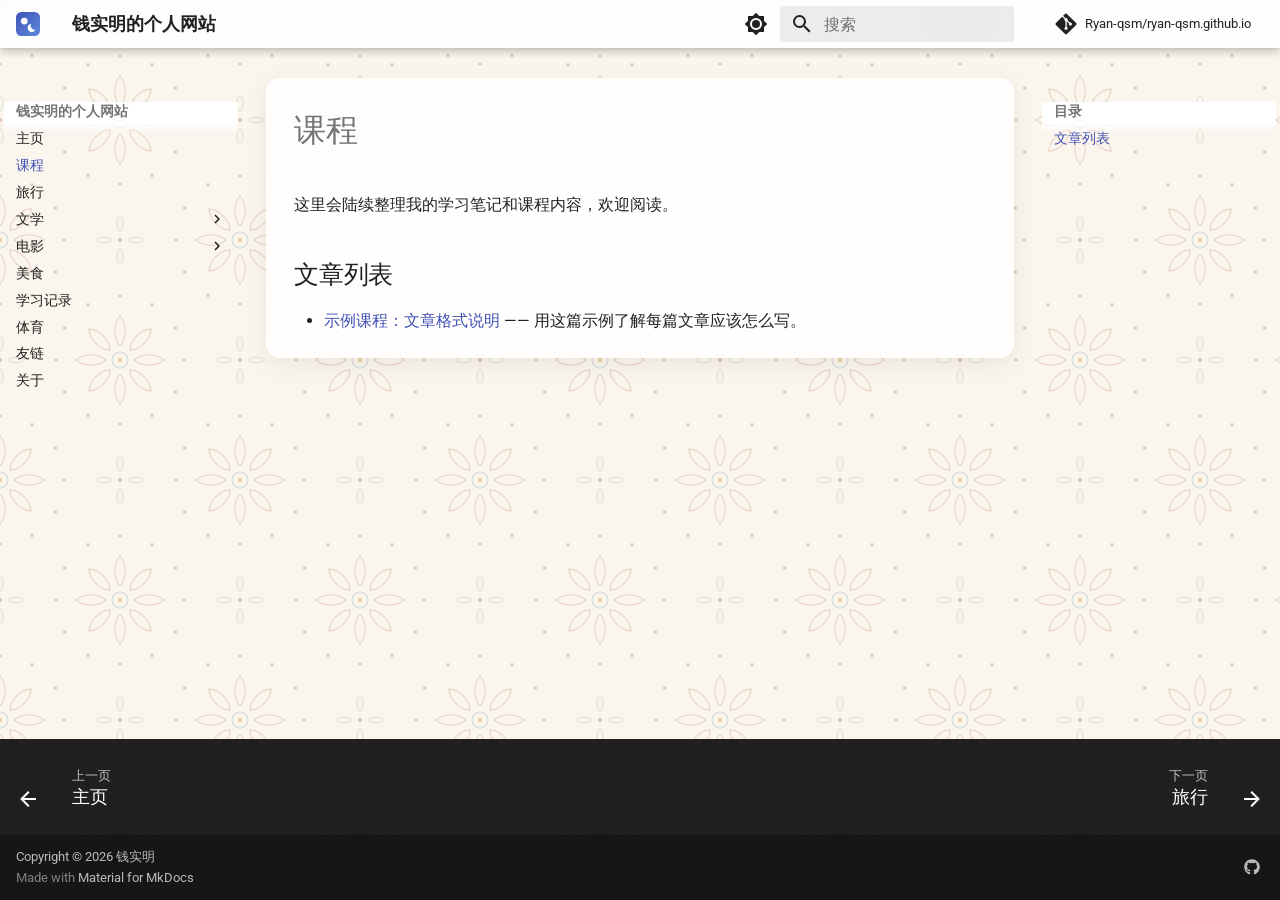
<file: course/index.html>
<!DOCTYPE html><html lang="zh" class="no-js"><head>
    
      <meta charset="utf-8">
      <meta name="viewport" content="width=device-width,initial-scale=1">
      
        <meta name="description" content="钱实明的个人网站，记录学习笔记与生活分享">
      
      
        <meta name="author" content="钱实明">
      
      
        <link rel="canonical" href="https://ryan-qsm.github.io/course/">
      
      
        <link rel="prev" href="..">
      
      
        <link rel="next" href="../travel/">
      
      
        
      
      
      <link rel="icon" href="../assets/logo.svg">
      <meta name="generator" content="mkdocs-1.6.1, mkdocs-material-9.8.2">
    
    
      
        <title>课程 - 钱实明的个人网站</title>
      
    
    
      <link rel="stylesheet" href="../assets/stylesheets/main.57a0d79d.min.css">
      
        
        <link rel="stylesheet" href="../assets/stylesheets/palette.fb2fffe2.min.css">
      
      


    
    
      
    
    
      
        
        
        <link rel="preconnect" href="https://fonts.gstatic.com" crossorigin="">
        <link rel="stylesheet" href="https://fonts.googleapis.com/css?family=Roboto:300,300i,400,400i,700,700i%7CRoboto+Mono:400,400i,700,700i&amp;display=fallback">
        <style>:root{--md-text-font:"Roboto";--md-code-font:"Roboto Mono"}</style>
      
    
    
      <link rel="stylesheet" href="../stylesheets/extra.css">
    
    <script>__md_scope=new URL("..",location),__md_hash=e=>[...e].reduce(((e,_)=>(e<<5)-e+_.charCodeAt(0)),0),__md_get=(e,_=localStorage,t=__md_scope)=>JSON.parse(_.getItem(t.pathname+"."+e)),__md_set=(e,_,t=localStorage,a=__md_scope)=>{try{t.setItem(a.pathname+"."+e,JSON.stringify(_))}catch(e){}}</script>
    
      

    
    
  <link href="../assets/stylesheets/glightbox.min.css" rel="stylesheet"><script src="../assets/javascripts/glightbox.min.js"></script><style id="glightbox-style">
            html.glightbox-open { overflow: initial; height: 100%; }
            .gslide-title { margin-top: 0px; user-select: text; }
            .gslide-desc { color: #666; user-select: text; }
            .gslide-image img { background: white; }
            .gscrollbar-fixer { padding-right: 15px; }
            .gdesc-inner { font-size: 0.75rem; }
            body[data-md-color-scheme="slate"] .gdesc-inner { background: var(--md-default-bg-color); }
            body[data-md-color-scheme="slate"] .gslide-title { color: var(--md-default-fg-color); }
            body[data-md-color-scheme="slate"] .gslide-desc { color: var(--md-default-fg-color); }
        </style></head>
  
  
    
    
      
    
    
    
    
    <body dir="ltr" data-md-color-scheme="default" data-md-color-primary="white" data-md-color-accent="white">
  
    
    <input class="md-toggle" data-md-toggle="drawer" type="checkbox" id="__drawer" autocomplete="off">
    <input class="md-toggle" data-md-toggle="search" type="checkbox" id="__search" autocomplete="off">
    <label class="md-overlay" for="__drawer"></label>
    <div data-md-component="skip">
      
        
        <a href="#_1" class="md-skip">
          跳转至
        </a>
      
    </div>
    <div data-md-component="announce">
      
    </div>
    
    
      

  

<header class="md-header md-header--shadow" data-md-component="header">
  <nav class="md-header__inner md-grid" aria-label="页眉">
    <a href=".." title="钱实明的个人网站" class="md-header__button md-logo" aria-label="钱实明的个人网站" data-md-component="logo">
      
  <img src="../assets/logo.svg" alt="logo">

    </a>
    <label class="md-header__button md-icon" for="__drawer">
      
      <svg xmlns="http://www.w3.org/2000/svg" viewBox="0 0 24 24"><path d="M3 6h18v2H3zm0 5h18v2H3zm0 5h18v2H3z"></path></svg>
    </label>
    <div class="md-header__title" data-md-component="header-title">
      <div class="md-header__ellipsis">
        <div class="md-header__topic">
          <span class="md-ellipsis">
            钱实明的个人网站
          </span>
        </div>
        <div class="md-header__topic" data-md-component="header-topic">
          <span class="md-ellipsis">
            
              课程
            
          </span>
        </div>
      </div>
    </div>
    
      
        <form class="md-header__option" data-md-component="palette">
  
    
    
    
    <input class="md-option" data-md-color-media="(prefers-color-scheme: light)" data-md-color-scheme="default" data-md-color-primary="white" data-md-color-accent="white" aria-label="切换到深色模式" type="radio" name="__palette" id="__palette_0">
    
      <label class="md-header__button md-icon" title="切换到深色模式" for="__palette_1" hidden="">
        <svg xmlns="http://www.w3.org/2000/svg" viewBox="0 0 24 24"><path d="M12 8a4 4 0 0 0-4 4 4 4 0 0 0 4 4 4 4 0 0 0 4-4 4 4 0 0 0-4-4m0 10a6 6 0 0 1-6-6 6 6 0 0 1 6-6 6 6 0 0 1 6 6 6 6 0 0 1-6 6m8-9.31V4h-4.69L12 .69 8.69 4H4v4.69L.69 12 4 15.31V20h4.69L12 23.31 15.31 20H20v-4.69L23.31 12z"></path></svg>
      </label>
    
  
    
    
    
    <input class="md-option" data-md-color-media="(prefers-color-scheme: dark)" data-md-color-scheme="slate" data-md-color-primary="black" data-md-color-accent="white" aria-label="切换到浅色模式" type="radio" name="__palette" id="__palette_1">
    
      <label class="md-header__button md-icon" title="切换到浅色模式" for="__palette_0" hidden="">
        <svg xmlns="http://www.w3.org/2000/svg" viewBox="0 0 24 24"><path d="M12 18c-.89 0-1.74-.2-2.5-.55C11.56 16.5 13 14.42 13 12s-1.44-4.5-3.5-5.45C10.26 6.2 11.11 6 12 6a6 6 0 0 1 6 6 6 6 0 0 1-6 6m8-9.31V4h-4.69L12 .69 8.69 4H4v4.69L.69 12 4 15.31V20h4.69L12 23.31 15.31 20H20v-4.69L23.31 12z"></path></svg>
      </label>
    
  
</form>
      
    
    
      <script>var palette=__md_get("__palette");if(palette&&palette.color){if("(prefers-color-scheme)"===palette.color.media){var media=matchMedia("(prefers-color-scheme: light)"),input=document.querySelector(media.matches?"[data-md-color-media='(prefers-color-scheme: light)']":"[data-md-color-media='(prefers-color-scheme: dark)']");palette.color.media=input.getAttribute("data-md-color-media"),palette.color.scheme=input.getAttribute("data-md-color-scheme"),palette.color.primary=input.getAttribute("data-md-color-primary"),palette.color.accent=input.getAttribute("data-md-color-accent")}for(var[key,value]of Object.entries(palette.color))document.body.setAttribute("data-md-color-"+key,value)}</script>
    
    
    
      
      
        <label class="md-header__button md-icon" for="__search">
          
          <svg xmlns="http://www.w3.org/2000/svg" viewBox="0 0 24 24"><path d="M9.5 3A6.5 6.5 0 0 1 16 9.5c0 1.61-.59 3.09-1.56 4.23l.27.27h.79l5 5-1.5 1.5-5-5v-.79l-.27-.27A6.52 6.52 0 0 1 9.5 16 6.5 6.5 0 0 1 3 9.5 6.5 6.5 0 0 1 9.5 3m0 2C7 5 5 7 5 9.5S7 14 9.5 14 14 12 14 9.5 12 5 9.5 5"></path></svg>
        </label>
        <div class="md-search" data-md-component="search" role="dialog">
  <label class="md-search__overlay" for="__search"></label>
  <div class="md-search__inner" role="search">
    <form class="md-search__form" name="search">
      <input type="text" class="md-search__input" name="query" aria-label="搜索" placeholder="搜索" autocapitalize="off" autocorrect="off" autocomplete="off" spellcheck="false" data-md-component="search-query" required="">
      <label class="md-search__icon md-icon" for="__search">
        
        <svg xmlns="http://www.w3.org/2000/svg" viewBox="0 0 24 24"><path d="M9.5 3A6.5 6.5 0 0 1 16 9.5c0 1.61-.59 3.09-1.56 4.23l.27.27h.79l5 5-1.5 1.5-5-5v-.79l-.27-.27A6.52 6.52 0 0 1 9.5 16 6.5 6.5 0 0 1 3 9.5 6.5 6.5 0 0 1 9.5 3m0 2C7 5 5 7 5 9.5S7 14 9.5 14 14 12 14 9.5 12 5 9.5 5"></path></svg>
        
        <svg xmlns="http://www.w3.org/2000/svg" viewBox="0 0 24 24"><path d="M20 11v2H8l5.5 5.5-1.42 1.42L4.16 12l7.92-7.92L13.5 5.5 8 11z"></path></svg>
      </label>
      <nav class="md-search__options" aria-label="查找">
        
        <button type="reset" class="md-search__icon md-icon" title="清空当前内容" aria-label="清空当前内容" tabindex="-1">
          
          <svg xmlns="http://www.w3.org/2000/svg" viewBox="0 0 24 24"><path d="M19 6.41 17.59 5 12 10.59 6.41 5 5 6.41 10.59 12 5 17.59 6.41 19 12 13.41 17.59 19 19 17.59 13.41 12z"></path></svg>
        </button>
      </nav>
      
        <div class="md-search__suggest" data-md-component="search-suggest"></div>
      
    </form>
    <div class="md-search__output">
      <div class="md-search__scrollwrap" tabindex="0" data-md-scrollfix="">
        <div class="md-search-result" data-md-component="search-result">
          <div class="md-search-result__meta">
            正在初始化搜索引擎
          </div>
          <ol class="md-search-result__list" role="presentation"></ol>
        </div>
      </div>
    </div>
  </div>
</div>
      
    
    
      <div class="md-header__source">
        <a href="https://github.com/Ryan-qsm/ryan-qsm.github.io" title="前往仓库" class="md-source" data-md-component="source">
  <div class="md-source__icon md-icon">
    
    <svg xmlns="http://www.w3.org/2000/svg" viewBox="0 0 448 512"><!--! Font Awesome Free 7.1.0 by @fontawesome - https://fontawesome.com License - https://fontawesome.com/license/free (Icons: CC BY 4.0, Fonts: SIL OFL 1.1, Code: MIT License) Copyright 2025 Fonticons, Inc.--><path d="M439.6 236.1 244 40.5c-5.4-5.5-12.8-8.5-20.4-8.5s-15 3-20.4 8.4L162.5 81l51.5 51.5c27.1-9.1 52.7 16.8 43.4 43.7l49.7 49.7c34.2-11.8 61.2 31 35.5 56.7-26.5 26.5-70.2-2.9-56-37.3L240.3 199v121.9c25.3 12.5 22.3 41.8 9.1 55-6.4 6.4-15.2 10.1-24.3 10.1s-17.8-3.6-24.3-10.1c-17.6-17.6-11.1-46.9 11.2-56v-123c-20.8-8.5-24.6-30.7-18.6-45L142.6 101 8.5 235.1C3 240.6 0 247.9 0 255.5s3 15 8.5 20.4l195.6 195.7c5.4 5.4 12.7 8.4 20.4 8.4s15-3 20.4-8.4l194.7-194.7c5.4-5.4 8.4-12.8 8.4-20.4s-3-15-8.4-20.4"></path></svg>
  </div>
  <div class="md-source__repository">
    Ryan-qsm/ryan-qsm.github.io
  </div>
</a>
      </div>
    
  </nav>
  
</header>
    
    <div class="md-container" data-md-component="container">
      
      
        
          
        
      
      <main class="md-main" data-md-component="main">
        <div class="md-main__inner md-grid">
          
            
              
              <div class="md-sidebar md-sidebar--primary" data-md-component="sidebar" data-md-type="navigation">
                <div class="md-sidebar__scrollwrap">
                  <div class="md-sidebar__inner">
                    



<nav class="md-nav md-nav--primary" aria-label="导航栏" data-md-level="0">
  <label class="md-nav__title" for="__drawer">
    <a href=".." title="钱实明的个人网站" class="md-nav__button md-logo" aria-label="钱实明的个人网站" data-md-component="logo">
      
  <img src="../assets/logo.svg" alt="logo">

    </a>
    钱实明的个人网站
  </label>
  
    <div class="md-nav__source">
      <a href="https://github.com/Ryan-qsm/ryan-qsm.github.io" title="前往仓库" class="md-source" data-md-component="source">
  <div class="md-source__icon md-icon">
    
    <svg xmlns="http://www.w3.org/2000/svg" viewBox="0 0 448 512"><!--! Font Awesome Free 7.1.0 by @fontawesome - https://fontawesome.com License - https://fontawesome.com/license/free (Icons: CC BY 4.0, Fonts: SIL OFL 1.1, Code: MIT License) Copyright 2025 Fonticons, Inc.--><path d="M439.6 236.1 244 40.5c-5.4-5.5-12.8-8.5-20.4-8.5s-15 3-20.4 8.4L162.5 81l51.5 51.5c27.1-9.1 52.7 16.8 43.4 43.7l49.7 49.7c34.2-11.8 61.2 31 35.5 56.7-26.5 26.5-70.2-2.9-56-37.3L240.3 199v121.9c25.3 12.5 22.3 41.8 9.1 55-6.4 6.4-15.2 10.1-24.3 10.1s-17.8-3.6-24.3-10.1c-17.6-17.6-11.1-46.9 11.2-56v-123c-20.8-8.5-24.6-30.7-18.6-45L142.6 101 8.5 235.1C3 240.6 0 247.9 0 255.5s3 15 8.5 20.4l195.6 195.7c5.4 5.4 12.7 8.4 20.4 8.4s15-3 20.4-8.4l194.7-194.7c5.4-5.4 8.4-12.8 8.4-20.4s-3-15-8.4-20.4"></path></svg>
  </div>
  <div class="md-source__repository">
    Ryan-qsm/ryan-qsm.github.io
  </div>
</a>
    </div>
  
  <ul class="md-nav__list" data-md-scrollfix="">
    
      
      
  
  
  
  
    <li class="md-nav__item">
      <a href=".." class="md-nav__link">
        
  
  
  <span class="md-ellipsis">
    
  
    主页
  

    
  </span>
  
  

      </a>
    </li>
  

    
      
      
  
  
    
  
  
  
    <li class="md-nav__item md-nav__item--active">
      
      <input class="md-nav__toggle md-toggle" type="checkbox" id="__toc">
      
      
        
      
      
        <label class="md-nav__link md-nav__link--active" for="__toc">
          
  
  
  <span class="md-ellipsis">
    
  
    课程
  

    
  </span>
  
  

          <span class="md-nav__icon md-icon"></span>
        </label>
      
      <a href="./" class="md-nav__link md-nav__link--active">
        
  
  
  <span class="md-ellipsis">
    
  
    课程
  

    
  </span>
  
  

      </a>
      
        

<nav class="md-nav md-nav--secondary" aria-label="目录">
  
  
  
    
  
  
    <label class="md-nav__title" for="__toc">
      <span class="md-nav__icon md-icon"></span>
      目录
    </label>
    <ul class="md-nav__list" data-md-component="toc" data-md-scrollfix="">
      
        <li class="md-nav__item">
  <a href="#_2" class="md-nav__link">
    <span class="md-ellipsis">
      
        文章列表
      
    </span>
  </a>
  
</li>
      
    </ul>
  
</nav>
      
    </li>
  

    
      
      
  
  
  
  
    <li class="md-nav__item">
      <a href="../travel/" class="md-nav__link">
        
  
  
  <span class="md-ellipsis">
    
  
    旅行
  

    
  </span>
  
  

      </a>
    </li>
  

    
      
      
  
  
  
  
    
    
    
    
    
    <li class="md-nav__item md-nav__item--nested">
      
        
        
        <input class="md-nav__toggle md-toggle " type="checkbox" id="__nav_4">
        
          
          <label class="md-nav__link" for="__nav_4" id="__nav_4_label" tabindex="0">
            
  
  
  <span class="md-ellipsis">
    
  
    文学
  

    
  </span>
  
  

            <span class="md-nav__icon md-icon"></span>
          </label>
        
        <nav class="md-nav" data-md-level="1" aria-labelledby="__nav_4_label" aria-expanded="false">
          <label class="md-nav__title" for="__nav_4">
            <span class="md-nav__icon md-icon"></span>
            
  
    文学
  

          </label>
          <ul class="md-nav__list" data-md-scrollfix="">
            
              
                
  
  
  
  
    <li class="md-nav__item">
      <a href="../literature/" class="md-nav__link">
        
  
  
  <span class="md-ellipsis">
    
  
    每日书籍推荐
  

    
  </span>
  
  

      </a>
    </li>
  

              
            
              
                
  
  
  
  
    <li class="md-nav__item">
      <a href="../literature/reading/" class="md-nav__link">
        
  
  
  <span class="md-ellipsis">
    
  
    我的阅读
  

    
  </span>
  
  

      </a>
    </li>
  

              
            
          </ul>
        </nav>
      
    </li>
  

    
      
      
  
  
  
  
    
    
    
    
    
    <li class="md-nav__item md-nav__item--nested">
      
        
        
        <input class="md-nav__toggle md-toggle " type="checkbox" id="__nav_5">
        
          
          <label class="md-nav__link" for="__nav_5" id="__nav_5_label" tabindex="0">
            
  
  
  <span class="md-ellipsis">
    
  
    电影
  

    
  </span>
  
  

            <span class="md-nav__icon md-icon"></span>
          </label>
        
        <nav class="md-nav" data-md-level="1" aria-labelledby="__nav_5_label" aria-expanded="false">
          <label class="md-nav__title" for="__nav_5">
            <span class="md-nav__icon md-icon"></span>
            
  
    电影
  

          </label>
          <ul class="md-nav__list" data-md-scrollfix="">
            
              
                
  
  
  
  
    <li class="md-nav__item">
      <a href="../movie/" class="md-nav__link">
        
  
  
  <span class="md-ellipsis">
    
  
    每日电影推荐
  

    
  </span>
  
  

      </a>
    </li>
  

              
            
              
                
  
  
  
  
    <li class="md-nav__item">
      <a href="../movie/watching/" class="md-nav__link">
        
  
  
  <span class="md-ellipsis">
    
  
    我的观影
  

    
  </span>
  
  

      </a>
    </li>
  

              
            
          </ul>
        </nav>
      
    </li>
  

    
      
      
  
  
  
  
    <li class="md-nav__item">
      <a href="../food/" class="md-nav__link">
        
  
  
  <span class="md-ellipsis">
    
  
    美食
  

    
  </span>
  
  

      </a>
    </li>
  

    
      
      
  
  
  
  
    <li class="md-nav__item">
      <a href="../study/" class="md-nav__link">
        
  
  
  <span class="md-ellipsis">
    
  
    学习记录
  

    
  </span>
  
  

      </a>
    </li>
  

    
      
      
  
  
  
  
    <li class="md-nav__item">
      <a href="../sports/" class="md-nav__link">
        
  
  
  <span class="md-ellipsis">
    
  
    体育
  

    
  </span>
  
  

      </a>
    </li>
  

    
      
      
  
  
  
  
    <li class="md-nav__item">
      <a href="../friends/" class="md-nav__link">
        
  
  
  <span class="md-ellipsis">
    
  
    友链
  

    
  </span>
  
  

      </a>
    </li>
  

    
      
      
  
  
  
  
    <li class="md-nav__item">
      <a href="../about/" class="md-nav__link">
        
  
  
  <span class="md-ellipsis">
    
  
    关于
  

    
  </span>
  
  

      </a>
    </li>
  

    
  </ul>
</nav>
                  </div>
                </div>
              </div>
            
            
              
              <div class="md-sidebar md-sidebar--secondary" data-md-component="sidebar" data-md-type="toc">
                <div class="md-sidebar__scrollwrap">
                  <div class="md-sidebar__inner">
                    

<nav class="md-nav md-nav--secondary" aria-label="目录">
  
  
  
    
  
  
    <label class="md-nav__title" for="__toc">
      <span class="md-nav__icon md-icon"></span>
      目录
    </label>
    <ul class="md-nav__list" data-md-component="toc" data-md-scrollfix="">
      
        <li class="md-nav__item">
  <a href="#_2" class="md-nav__link">
    <span class="md-ellipsis">
      
        文章列表
      
    </span>
  </a>
  
</li>
      
    </ul>
  
</nav>
                  </div>
                </div>
              </div>
            
          
          
            <div class="md-content" data-md-component="content">
              
              <article class="md-content__inner md-typeset">
                
                  


  
  


<h1 id="_1">课程<a class="headerlink" href="#_1" title="Permanent link">¶</a></h1>
<p>这里会陆续整理我的学习笔记和课程内容，欢迎阅读。</p>
<h2 id="_2">文章列表<a class="headerlink" href="#_2" title="Permanent link">¶</a></h2>
<ul>
<li><a href="example/">示例课程：文章格式说明</a> —— 用这篇示例了解每篇文章应该怎么写。</li>
</ul>












                
              </article>
            </div>
          
          
<script>var target=document.getElementById(location.hash.slice(1));target&&target.name&&(target.checked=target.name.startsWith("__tabbed_"))</script>
        </div>
        
          <button type="button" class="md-top md-icon" data-md-component="top" hidden="">
  
  <svg xmlns="http://www.w3.org/2000/svg" viewBox="0 0 24 24"><path d="M13 20h-2V8l-5.5 5.5-1.42-1.42L12 4.16l7.92 7.92-1.42 1.42L13 8z"></path></svg>
  回到页面顶部
</button>
        
      </main>
      
        <footer class="md-footer">
  
    
      
      <nav class="md-footer__inner md-grid" aria-label="页脚">
        
          
          <a href=".." class="md-footer__link md-footer__link--prev" aria-label="上一页: 主页">
            <div class="md-footer__button md-icon">
              
              <svg xmlns="http://www.w3.org/2000/svg" viewBox="0 0 24 24"><path d="M20 11v2H8l5.5 5.5-1.42 1.42L4.16 12l7.92-7.92L13.5 5.5 8 11z"></path></svg>
            </div>
            <div class="md-footer__title">
              <span class="md-footer__direction">
                上一页
              </span>
              <div class="md-ellipsis">
                主页
              </div>
            </div>
          </a>
        
        
          
          <a href="../travel/" class="md-footer__link md-footer__link--next" aria-label="下一页: 旅行">
            <div class="md-footer__title">
              <span class="md-footer__direction">
                下一页
              </span>
              <div class="md-ellipsis">
                旅行
              </div>
            </div>
            <div class="md-footer__button md-icon">
              
              <svg xmlns="http://www.w3.org/2000/svg" viewBox="0 0 24 24"><path d="M4 11v2h12l-5.5 5.5 1.42 1.42L19.84 12l-7.92-7.92L10.5 5.5 16 11z"></path></svg>
            </div>
          </a>
        
      </nav>
    
  
  <div class="md-footer-meta md-typeset">
    <div class="md-footer-meta__inner md-grid">
      <div class="md-copyright">
  
    <div class="md-copyright__highlight">
      Copyright © 2026 钱实明
    </div>
  
  
    Made with
    <a href="https://squidfunk.github.io/mkdocs-material/" target="_blank" rel="noopener">
      Material for MkDocs
    </a>
  
</div>
      
        
<div class="md-social">
  
    
    
    
    
    <a href="https://github.com/Ryan-qsm" target="_blank" rel="noopener" title="GitHub" class="md-social__link">
      <svg xmlns="http://www.w3.org/2000/svg" viewBox="0 0 512 512"><!--! Font Awesome Free 7.1.0 by @fontawesome - https://fontawesome.com License - https://fontawesome.com/license/free (Icons: CC BY 4.0, Fonts: SIL OFL 1.1, Code: MIT License) Copyright 2025 Fonticons, Inc.--><path d="M173.9 397.4c0 2-2.3 3.6-5.2 3.6-3.3.3-5.6-1.3-5.6-3.6 0-2 2.3-3.6 5.2-3.6 3-.3 5.6 1.3 5.6 3.6m-31.1-4.5c-.7 2 1.3 4.3 4.3 4.9 2.6 1 5.6 0 6.2-2s-1.3-4.3-4.3-5.2c-2.6-.7-5.5.3-6.2 2.3m44.2-1.7c-2.9.7-4.9 2.6-4.6 4.9.3 2 2.9 3.3 5.9 2.6 2.9-.7 4.9-2.6 4.6-4.6-.3-1.9-3-3.2-5.9-2.9M252.8 8C114.1 8 8 113.3 8 252c0 110.9 69.8 205.8 169.5 239.2 12.8 2.3 17.3-5.6 17.3-12.1 0-6.2-.3-40.4-.3-61.4 0 0-70 15-84.7-29.8 0 0-11.4-29.1-27.8-36.6 0 0-22.9-15.7 1.6-15.4 0 0 24.9 2 38.6 25.8 21.9 38.6 58.6 27.5 72.9 20.9 2.3-16 8.8-27.1 16-33.7-55.9-6.2-112.3-14.3-112.3-110.5 0-27.5 7.6-41.3 23.6-58.9-2.6-6.5-11.1-33.3 2.6-67.9 20.9-6.5 69 27 69 27 20-5.6 41.5-8.5 62.8-8.5s42.8 2.9 62.8 8.5c0 0 48.1-33.6 69-27 13.7 34.7 5.2 61.4 2.6 67.9 16 17.7 25.8 31.5 25.8 58.9 0 96.5-58.9 104.2-114.8 110.5 9.2 7.9 17 22.9 17 46.4 0 33.7-.3 75.4-.3 83.6 0 6.5 4.6 14.4 17.3 12.1C436.2 457.8 504 362.9 504 252 504 113.3 391.5 8 252.8 8M105.2 352.9c-1.3 1-1 3.3.7 5.2 1.6 1.6 3.9 2.3 5.2 1 1.3-1 1-3.3-.7-5.2-1.6-1.6-3.9-2.3-5.2-1m-10.8-8.1c-.7 1.3.3 2.9 2.3 3.9 1.6 1 3.6.7 4.3-.7.7-1.3-.3-2.9-2.3-3.9-2-.6-3.6-.3-4.3.7m32.4 35.6c-1.6 1.3-1 4.3 1.3 6.2 2.3 2.3 5.2 2.6 6.5 1 1.3-1.3.7-4.3-1.3-6.2-2.2-2.3-5.2-2.6-6.5-1m-11.4-14.7c-1.6 1-1.6 3.6 0 5.9s4.3 3.3 5.6 2.3c1.6-1.3 1.6-3.9 0-6.2-1.4-2.3-4-3.3-5.6-2"></path></svg>
    </a>
  
</div>
      
    </div>
  </div>
</footer>
      
    </div>
    <div class="md-dialog" data-md-component="dialog">
      <div class="md-dialog__inner md-typeset"></div>
    </div>
    
      <div class="md-progress" data-md-component="progress" role="progressbar"></div>
    
    
    
      
      
      <script id="__config" type="application/json">{"annotate": null, "base": "..", "features": ["navigation.top", "navigation.instant", "navigation.instant.progress", "navigation.footer", "search.suggest", "search.highlight", "toc.follow", "content.code.copy", "content.tooltips"], "search": "../assets/javascripts/workers/search.a7633da7.min.js", "tags": null, "translations": {"clipboard.copied": "\u5df2\u590d\u5236", "clipboard.copy": "\u590d\u5236", "search.result.more.one": "\u5728\u8be5\u9875\u4e0a\u8fd8\u6709 1 \u4e2a\u7b26\u5408\u6761\u4ef6\u7684\u7ed3\u679c", "search.result.more.other": "\u5728\u8be5\u9875\u4e0a\u8fd8\u6709 # \u4e2a\u7b26\u5408\u6761\u4ef6\u7684\u7ed3\u679c", "search.result.none": "\u6ca1\u6709\u627e\u5230\u7b26\u5408\u6761\u4ef6\u7684\u7ed3\u679c", "search.result.one": "\u627e\u5230 1 \u4e2a\u7b26\u5408\u6761\u4ef6\u7684\u7ed3\u679c", "search.result.other": "# \u4e2a\u7b26\u5408\u6761\u4ef6\u7684\u7ed3\u679c", "search.result.placeholder": "\u952e\u5165\u4ee5\u5f00\u59cb\u641c\u7d22", "search.result.term.missing": "\u7f3a\u5c11", "select.version": "\u9009\u62e9\u5f53\u524d\u7248\u672c"}, "version": null}</script>
    
    
      <script src="../assets/javascripts/bundle.a5f9d56c.min.js"></script>
      
        <script src="../javascripts/hero-bg.js"></script>
      
        <script src="../javascripts/daily-pick.js"></script>
      
    
  
<script id="init-glightbox">const lightbox = GLightbox({"touchNavigation": true, "loop": false, "zoomable": true, "draggable": true, "openEffect": "zoom", "closeEffect": "zoom", "slideEffect": "slide"});
document$.subscribe(()=>{ lightbox.reload(); });
</script></body></html>
</file>
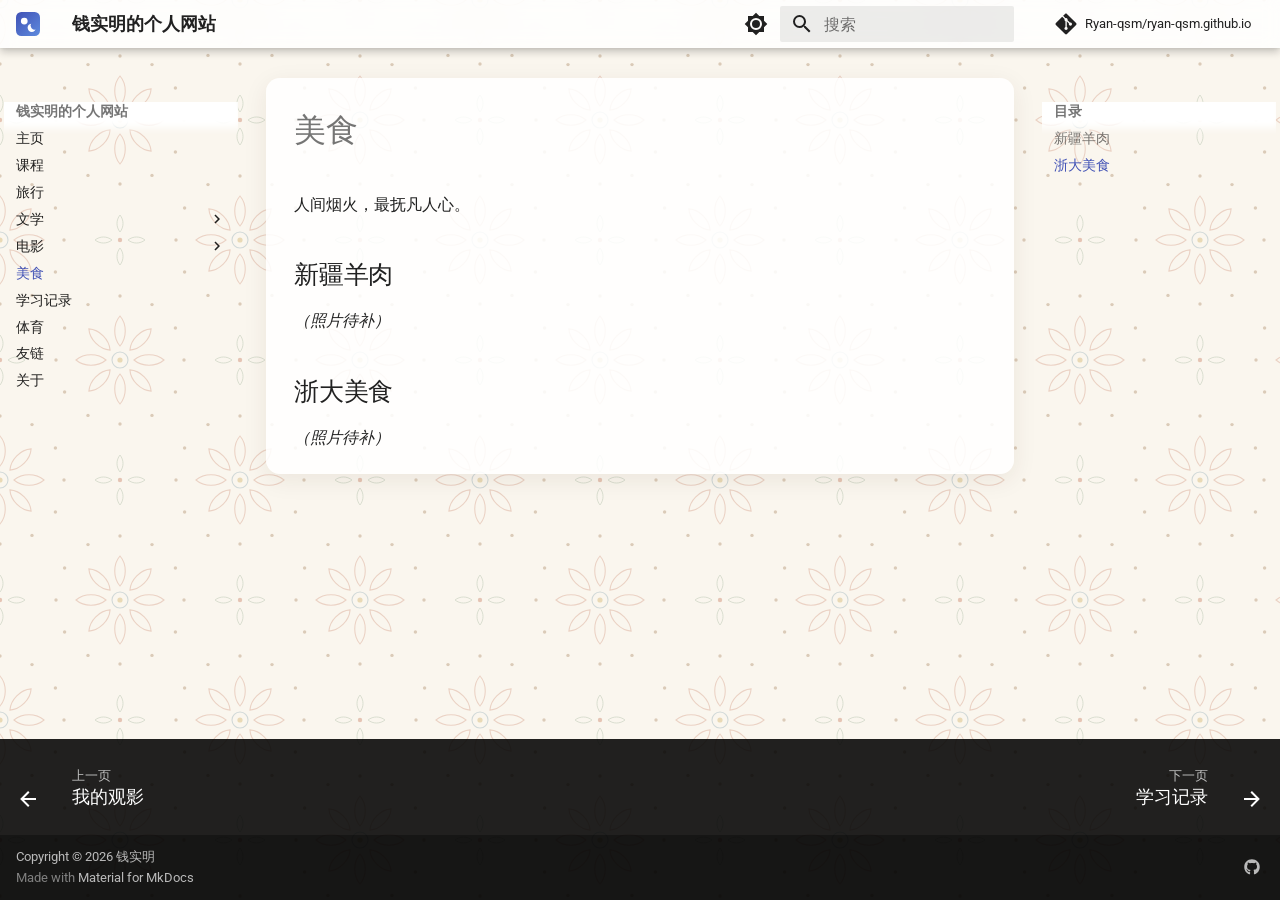
<file: food/index.html>
<!DOCTYPE html><html lang="zh" class="no-js"><head>
    
      <meta charset="utf-8">
      <meta name="viewport" content="width=device-width,initial-scale=1">
      
        <meta name="description" content="钱实明的个人网站，记录学习笔记与生活分享">
      
      
        <meta name="author" content="钱实明">
      
      
        <link rel="canonical" href="https://ryan-qsm.github.io/food/">
      
      
        <link rel="prev" href="../movie/watching/">
      
      
        <link rel="next" href="../study/">
      
      
        
      
      
      <link rel="icon" href="../assets/logo.svg">
      <meta name="generator" content="mkdocs-1.6.1, mkdocs-material-9.8.2">
    
    
      
        <title>美食 - 钱实明的个人网站</title>
      
    
    
      <link rel="stylesheet" href="../assets/stylesheets/main.57a0d79d.min.css">
      
        
        <link rel="stylesheet" href="../assets/stylesheets/palette.fb2fffe2.min.css">
      
      


    
    
      
    
    
      
        
        
        <link rel="preconnect" href="https://fonts.gstatic.com" crossorigin="">
        <link rel="stylesheet" href="https://fonts.googleapis.com/css?family=Roboto:300,300i,400,400i,700,700i%7CRoboto+Mono:400,400i,700,700i&amp;display=fallback">
        <style>:root{--md-text-font:"Roboto";--md-code-font:"Roboto Mono"}</style>
      
    
    
      <link rel="stylesheet" href="../stylesheets/extra.css">
    
    <script>__md_scope=new URL("..",location),__md_hash=e=>[...e].reduce(((e,_)=>(e<<5)-e+_.charCodeAt(0)),0),__md_get=(e,_=localStorage,t=__md_scope)=>JSON.parse(_.getItem(t.pathname+"."+e)),__md_set=(e,_,t=localStorage,a=__md_scope)=>{try{t.setItem(a.pathname+"."+e,JSON.stringify(_))}catch(e){}}</script>
    
      

    
    
  <link href="../assets/stylesheets/glightbox.min.css" rel="stylesheet"><script src="../assets/javascripts/glightbox.min.js"></script><style id="glightbox-style">
            html.glightbox-open { overflow: initial; height: 100%; }
            .gslide-title { margin-top: 0px; user-select: text; }
            .gslide-desc { color: #666; user-select: text; }
            .gslide-image img { background: white; }
            .gscrollbar-fixer { padding-right: 15px; }
            .gdesc-inner { font-size: 0.75rem; }
            body[data-md-color-scheme="slate"] .gdesc-inner { background: var(--md-default-bg-color); }
            body[data-md-color-scheme="slate"] .gslide-title { color: var(--md-default-fg-color); }
            body[data-md-color-scheme="slate"] .gslide-desc { color: var(--md-default-fg-color); }
        </style></head>
  
  
    
    
      
    
    
    
    
    <body dir="ltr" data-md-color-scheme="default" data-md-color-primary="white" data-md-color-accent="white">
  
    
    <input class="md-toggle" data-md-toggle="drawer" type="checkbox" id="__drawer" autocomplete="off">
    <input class="md-toggle" data-md-toggle="search" type="checkbox" id="__search" autocomplete="off">
    <label class="md-overlay" for="__drawer"></label>
    <div data-md-component="skip">
      
        
        <a href="#_1" class="md-skip">
          跳转至
        </a>
      
    </div>
    <div data-md-component="announce">
      
    </div>
    
    
      

  

<header class="md-header md-header--shadow" data-md-component="header">
  <nav class="md-header__inner md-grid" aria-label="页眉">
    <a href=".." title="钱实明的个人网站" class="md-header__button md-logo" aria-label="钱实明的个人网站" data-md-component="logo">
      
  <img src="../assets/logo.svg" alt="logo">

    </a>
    <label class="md-header__button md-icon" for="__drawer">
      
      <svg xmlns="http://www.w3.org/2000/svg" viewBox="0 0 24 24"><path d="M3 6h18v2H3zm0 5h18v2H3zm0 5h18v2H3z"></path></svg>
    </label>
    <div class="md-header__title" data-md-component="header-title">
      <div class="md-header__ellipsis">
        <div class="md-header__topic">
          <span class="md-ellipsis">
            钱实明的个人网站
          </span>
        </div>
        <div class="md-header__topic" data-md-component="header-topic">
          <span class="md-ellipsis">
            
              美食
            
          </span>
        </div>
      </div>
    </div>
    
      
        <form class="md-header__option" data-md-component="palette">
  
    
    
    
    <input class="md-option" data-md-color-media="(prefers-color-scheme: light)" data-md-color-scheme="default" data-md-color-primary="white" data-md-color-accent="white" aria-label="切换到深色模式" type="radio" name="__palette" id="__palette_0">
    
      <label class="md-header__button md-icon" title="切换到深色模式" for="__palette_1" hidden="">
        <svg xmlns="http://www.w3.org/2000/svg" viewBox="0 0 24 24"><path d="M12 8a4 4 0 0 0-4 4 4 4 0 0 0 4 4 4 4 0 0 0 4-4 4 4 0 0 0-4-4m0 10a6 6 0 0 1-6-6 6 6 0 0 1 6-6 6 6 0 0 1 6 6 6 6 0 0 1-6 6m8-9.31V4h-4.69L12 .69 8.69 4H4v4.69L.69 12 4 15.31V20h4.69L12 23.31 15.31 20H20v-4.69L23.31 12z"></path></svg>
      </label>
    
  
    
    
    
    <input class="md-option" data-md-color-media="(prefers-color-scheme: dark)" data-md-color-scheme="slate" data-md-color-primary="black" data-md-color-accent="white" aria-label="切换到浅色模式" type="radio" name="__palette" id="__palette_1">
    
      <label class="md-header__button md-icon" title="切换到浅色模式" for="__palette_0" hidden="">
        <svg xmlns="http://www.w3.org/2000/svg" viewBox="0 0 24 24"><path d="M12 18c-.89 0-1.74-.2-2.5-.55C11.56 16.5 13 14.42 13 12s-1.44-4.5-3.5-5.45C10.26 6.2 11.11 6 12 6a6 6 0 0 1 6 6 6 6 0 0 1-6 6m8-9.31V4h-4.69L12 .69 8.69 4H4v4.69L.69 12 4 15.31V20h4.69L12 23.31 15.31 20H20v-4.69L23.31 12z"></path></svg>
      </label>
    
  
</form>
      
    
    
      <script>var palette=__md_get("__palette");if(palette&&palette.color){if("(prefers-color-scheme)"===palette.color.media){var media=matchMedia("(prefers-color-scheme: light)"),input=document.querySelector(media.matches?"[data-md-color-media='(prefers-color-scheme: light)']":"[data-md-color-media='(prefers-color-scheme: dark)']");palette.color.media=input.getAttribute("data-md-color-media"),palette.color.scheme=input.getAttribute("data-md-color-scheme"),palette.color.primary=input.getAttribute("data-md-color-primary"),palette.color.accent=input.getAttribute("data-md-color-accent")}for(var[key,value]of Object.entries(palette.color))document.body.setAttribute("data-md-color-"+key,value)}</script>
    
    
    
      
      
        <label class="md-header__button md-icon" for="__search">
          
          <svg xmlns="http://www.w3.org/2000/svg" viewBox="0 0 24 24"><path d="M9.5 3A6.5 6.5 0 0 1 16 9.5c0 1.61-.59 3.09-1.56 4.23l.27.27h.79l5 5-1.5 1.5-5-5v-.79l-.27-.27A6.52 6.52 0 0 1 9.5 16 6.5 6.5 0 0 1 3 9.5 6.5 6.5 0 0 1 9.5 3m0 2C7 5 5 7 5 9.5S7 14 9.5 14 14 12 14 9.5 12 5 9.5 5"></path></svg>
        </label>
        <div class="md-search" data-md-component="search" role="dialog">
  <label class="md-search__overlay" for="__search"></label>
  <div class="md-search__inner" role="search">
    <form class="md-search__form" name="search">
      <input type="text" class="md-search__input" name="query" aria-label="搜索" placeholder="搜索" autocapitalize="off" autocorrect="off" autocomplete="off" spellcheck="false" data-md-component="search-query" required="">
      <label class="md-search__icon md-icon" for="__search">
        
        <svg xmlns="http://www.w3.org/2000/svg" viewBox="0 0 24 24"><path d="M9.5 3A6.5 6.5 0 0 1 16 9.5c0 1.61-.59 3.09-1.56 4.23l.27.27h.79l5 5-1.5 1.5-5-5v-.79l-.27-.27A6.52 6.52 0 0 1 9.5 16 6.5 6.5 0 0 1 3 9.5 6.5 6.5 0 0 1 9.5 3m0 2C7 5 5 7 5 9.5S7 14 9.5 14 14 12 14 9.5 12 5 9.5 5"></path></svg>
        
        <svg xmlns="http://www.w3.org/2000/svg" viewBox="0 0 24 24"><path d="M20 11v2H8l5.5 5.5-1.42 1.42L4.16 12l7.92-7.92L13.5 5.5 8 11z"></path></svg>
      </label>
      <nav class="md-search__options" aria-label="查找">
        
        <button type="reset" class="md-search__icon md-icon" title="清空当前内容" aria-label="清空当前内容" tabindex="-1">
          
          <svg xmlns="http://www.w3.org/2000/svg" viewBox="0 0 24 24"><path d="M19 6.41 17.59 5 12 10.59 6.41 5 5 6.41 10.59 12 5 17.59 6.41 19 12 13.41 17.59 19 19 17.59 13.41 12z"></path></svg>
        </button>
      </nav>
      
        <div class="md-search__suggest" data-md-component="search-suggest"></div>
      
    </form>
    <div class="md-search__output">
      <div class="md-search__scrollwrap" tabindex="0" data-md-scrollfix="">
        <div class="md-search-result" data-md-component="search-result">
          <div class="md-search-result__meta">
            正在初始化搜索引擎
          </div>
          <ol class="md-search-result__list" role="presentation"></ol>
        </div>
      </div>
    </div>
  </div>
</div>
      
    
    
      <div class="md-header__source">
        <a href="https://github.com/Ryan-qsm/ryan-qsm.github.io" title="前往仓库" class="md-source" data-md-component="source">
  <div class="md-source__icon md-icon">
    
    <svg xmlns="http://www.w3.org/2000/svg" viewBox="0 0 448 512"><!--! Font Awesome Free 7.1.0 by @fontawesome - https://fontawesome.com License - https://fontawesome.com/license/free (Icons: CC BY 4.0, Fonts: SIL OFL 1.1, Code: MIT License) Copyright 2025 Fonticons, Inc.--><path d="M439.6 236.1 244 40.5c-5.4-5.5-12.8-8.5-20.4-8.5s-15 3-20.4 8.4L162.5 81l51.5 51.5c27.1-9.1 52.7 16.8 43.4 43.7l49.7 49.7c34.2-11.8 61.2 31 35.5 56.7-26.5 26.5-70.2-2.9-56-37.3L240.3 199v121.9c25.3 12.5 22.3 41.8 9.1 55-6.4 6.4-15.2 10.1-24.3 10.1s-17.8-3.6-24.3-10.1c-17.6-17.6-11.1-46.9 11.2-56v-123c-20.8-8.5-24.6-30.7-18.6-45L142.6 101 8.5 235.1C3 240.6 0 247.9 0 255.5s3 15 8.5 20.4l195.6 195.7c5.4 5.4 12.7 8.4 20.4 8.4s15-3 20.4-8.4l194.7-194.7c5.4-5.4 8.4-12.8 8.4-20.4s-3-15-8.4-20.4"></path></svg>
  </div>
  <div class="md-source__repository">
    Ryan-qsm/ryan-qsm.github.io
  </div>
</a>
      </div>
    
  </nav>
  
</header>
    
    <div class="md-container" data-md-component="container">
      
      
        
          
        
      
      <main class="md-main" data-md-component="main">
        <div class="md-main__inner md-grid">
          
            
              
              <div class="md-sidebar md-sidebar--primary" data-md-component="sidebar" data-md-type="navigation">
                <div class="md-sidebar__scrollwrap">
                  <div class="md-sidebar__inner">
                    



<nav class="md-nav md-nav--primary" aria-label="导航栏" data-md-level="0">
  <label class="md-nav__title" for="__drawer">
    <a href=".." title="钱实明的个人网站" class="md-nav__button md-logo" aria-label="钱实明的个人网站" data-md-component="logo">
      
  <img src="../assets/logo.svg" alt="logo">

    </a>
    钱实明的个人网站
  </label>
  
    <div class="md-nav__source">
      <a href="https://github.com/Ryan-qsm/ryan-qsm.github.io" title="前往仓库" class="md-source" data-md-component="source">
  <div class="md-source__icon md-icon">
    
    <svg xmlns="http://www.w3.org/2000/svg" viewBox="0 0 448 512"><!--! Font Awesome Free 7.1.0 by @fontawesome - https://fontawesome.com License - https://fontawesome.com/license/free (Icons: CC BY 4.0, Fonts: SIL OFL 1.1, Code: MIT License) Copyright 2025 Fonticons, Inc.--><path d="M439.6 236.1 244 40.5c-5.4-5.5-12.8-8.5-20.4-8.5s-15 3-20.4 8.4L162.5 81l51.5 51.5c27.1-9.1 52.7 16.8 43.4 43.7l49.7 49.7c34.2-11.8 61.2 31 35.5 56.7-26.5 26.5-70.2-2.9-56-37.3L240.3 199v121.9c25.3 12.5 22.3 41.8 9.1 55-6.4 6.4-15.2 10.1-24.3 10.1s-17.8-3.6-24.3-10.1c-17.6-17.6-11.1-46.9 11.2-56v-123c-20.8-8.5-24.6-30.7-18.6-45L142.6 101 8.5 235.1C3 240.6 0 247.9 0 255.5s3 15 8.5 20.4l195.6 195.7c5.4 5.4 12.7 8.4 20.4 8.4s15-3 20.4-8.4l194.7-194.7c5.4-5.4 8.4-12.8 8.4-20.4s-3-15-8.4-20.4"></path></svg>
  </div>
  <div class="md-source__repository">
    Ryan-qsm/ryan-qsm.github.io
  </div>
</a>
    </div>
  
  <ul class="md-nav__list" data-md-scrollfix="">
    
      
      
  
  
  
  
    <li class="md-nav__item">
      <a href=".." class="md-nav__link">
        
  
  
  <span class="md-ellipsis">
    
  
    主页
  

    
  </span>
  
  

      </a>
    </li>
  

    
      
      
  
  
  
  
    <li class="md-nav__item">
      <a href="../course/" class="md-nav__link">
        
  
  
  <span class="md-ellipsis">
    
  
    课程
  

    
  </span>
  
  

      </a>
    </li>
  

    
      
      
  
  
  
  
    <li class="md-nav__item">
      <a href="../travel/" class="md-nav__link">
        
  
  
  <span class="md-ellipsis">
    
  
    旅行
  

    
  </span>
  
  

      </a>
    </li>
  

    
      
      
  
  
  
  
    
    
    
    
    
    <li class="md-nav__item md-nav__item--nested">
      
        
        
        <input class="md-nav__toggle md-toggle " type="checkbox" id="__nav_4">
        
          
          <label class="md-nav__link" for="__nav_4" id="__nav_4_label" tabindex="0">
            
  
  
  <span class="md-ellipsis">
    
  
    文学
  

    
  </span>
  
  

            <span class="md-nav__icon md-icon"></span>
          </label>
        
        <nav class="md-nav" data-md-level="1" aria-labelledby="__nav_4_label" aria-expanded="false">
          <label class="md-nav__title" for="__nav_4">
            <span class="md-nav__icon md-icon"></span>
            
  
    文学
  

          </label>
          <ul class="md-nav__list" data-md-scrollfix="">
            
              
                
  
  
  
  
    <li class="md-nav__item">
      <a href="../literature/" class="md-nav__link">
        
  
  
  <span class="md-ellipsis">
    
  
    每日书籍推荐
  

    
  </span>
  
  

      </a>
    </li>
  

              
            
              
                
  
  
  
  
    <li class="md-nav__item">
      <a href="../literature/reading/" class="md-nav__link">
        
  
  
  <span class="md-ellipsis">
    
  
    我的阅读
  

    
  </span>
  
  

      </a>
    </li>
  

              
            
          </ul>
        </nav>
      
    </li>
  

    
      
      
  
  
  
  
    
    
    
    
    
    <li class="md-nav__item md-nav__item--nested">
      
        
        
        <input class="md-nav__toggle md-toggle " type="checkbox" id="__nav_5">
        
          
          <label class="md-nav__link" for="__nav_5" id="__nav_5_label" tabindex="0">
            
  
  
  <span class="md-ellipsis">
    
  
    电影
  

    
  </span>
  
  

            <span class="md-nav__icon md-icon"></span>
          </label>
        
        <nav class="md-nav" data-md-level="1" aria-labelledby="__nav_5_label" aria-expanded="false">
          <label class="md-nav__title" for="__nav_5">
            <span class="md-nav__icon md-icon"></span>
            
  
    电影
  

          </label>
          <ul class="md-nav__list" data-md-scrollfix="">
            
              
                
  
  
  
  
    <li class="md-nav__item">
      <a href="../movie/" class="md-nav__link">
        
  
  
  <span class="md-ellipsis">
    
  
    每日电影推荐
  

    
  </span>
  
  

      </a>
    </li>
  

              
            
              
                
  
  
  
  
    <li class="md-nav__item">
      <a href="../movie/watching/" class="md-nav__link">
        
  
  
  <span class="md-ellipsis">
    
  
    我的观影
  

    
  </span>
  
  

      </a>
    </li>
  

              
            
          </ul>
        </nav>
      
    </li>
  

    
      
      
  
  
    
  
  
  
    <li class="md-nav__item md-nav__item--active">
      
      <input class="md-nav__toggle md-toggle" type="checkbox" id="__toc">
      
      
        
      
      
        <label class="md-nav__link md-nav__link--active" for="__toc">
          
  
  
  <span class="md-ellipsis">
    
  
    美食
  

    
  </span>
  
  

          <span class="md-nav__icon md-icon"></span>
        </label>
      
      <a href="./" class="md-nav__link md-nav__link--active">
        
  
  
  <span class="md-ellipsis">
    
  
    美食
  

    
  </span>
  
  

      </a>
      
        

<nav class="md-nav md-nav--secondary" aria-label="目录">
  
  
  
    
  
  
    <label class="md-nav__title" for="__toc">
      <span class="md-nav__icon md-icon"></span>
      目录
    </label>
    <ul class="md-nav__list" data-md-component="toc" data-md-scrollfix="">
      
        <li class="md-nav__item">
  <a href="#_2" class="md-nav__link">
    <span class="md-ellipsis">
      
        新疆羊肉
      
    </span>
  </a>
  
</li>
      
        <li class="md-nav__item">
  <a href="#_3" class="md-nav__link">
    <span class="md-ellipsis">
      
        浙大美食
      
    </span>
  </a>
  
</li>
      
    </ul>
  
</nav>
      
    </li>
  

    
      
      
  
  
  
  
    <li class="md-nav__item">
      <a href="../study/" class="md-nav__link">
        
  
  
  <span class="md-ellipsis">
    
  
    学习记录
  

    
  </span>
  
  

      </a>
    </li>
  

    
      
      
  
  
  
  
    <li class="md-nav__item">
      <a href="../sports/" class="md-nav__link">
        
  
  
  <span class="md-ellipsis">
    
  
    体育
  

    
  </span>
  
  

      </a>
    </li>
  

    
      
      
  
  
  
  
    <li class="md-nav__item">
      <a href="../friends/" class="md-nav__link">
        
  
  
  <span class="md-ellipsis">
    
  
    友链
  

    
  </span>
  
  

      </a>
    </li>
  

    
      
      
  
  
  
  
    <li class="md-nav__item">
      <a href="../about/" class="md-nav__link">
        
  
  
  <span class="md-ellipsis">
    
  
    关于
  

    
  </span>
  
  

      </a>
    </li>
  

    
  </ul>
</nav>
                  </div>
                </div>
              </div>
            
            
              
              <div class="md-sidebar md-sidebar--secondary" data-md-component="sidebar" data-md-type="toc">
                <div class="md-sidebar__scrollwrap">
                  <div class="md-sidebar__inner">
                    

<nav class="md-nav md-nav--secondary" aria-label="目录">
  
  
  
    
  
  
    <label class="md-nav__title" for="__toc">
      <span class="md-nav__icon md-icon"></span>
      目录
    </label>
    <ul class="md-nav__list" data-md-component="toc" data-md-scrollfix="">
      
        <li class="md-nav__item">
  <a href="#_2" class="md-nav__link">
    <span class="md-ellipsis">
      
        新疆羊肉
      
    </span>
  </a>
  
</li>
      
        <li class="md-nav__item">
  <a href="#_3" class="md-nav__link">
    <span class="md-ellipsis">
      
        浙大美食
      
    </span>
  </a>
  
</li>
      
    </ul>
  
</nav>
                  </div>
                </div>
              </div>
            
          
          
            <div class="md-content" data-md-component="content">
              
              <article class="md-content__inner md-typeset">
                
                  


  
  


<h1 id="_1">美食<a class="headerlink" href="#_1" title="Permanent link">¶</a></h1>
<p>人间烟火，最抚凡人心。</p>
<h2 id="_2">新疆羊肉<a class="headerlink" href="#_2" title="Permanent link">¶</a></h2>
<p><em>（照片待补）</em></p>
<h2 id="_3">浙大美食<a class="headerlink" href="#_3" title="Permanent link">¶</a></h2>
<p><em>（照片待补）</em></p>












                
              </article>
            </div>
          
          
<script>var target=document.getElementById(location.hash.slice(1));target&&target.name&&(target.checked=target.name.startsWith("__tabbed_"))</script>
        </div>
        
          <button type="button" class="md-top md-icon" data-md-component="top" hidden="">
  
  <svg xmlns="http://www.w3.org/2000/svg" viewBox="0 0 24 24"><path d="M13 20h-2V8l-5.5 5.5-1.42-1.42L12 4.16l7.92 7.92-1.42 1.42L13 8z"></path></svg>
  回到页面顶部
</button>
        
      </main>
      
        <footer class="md-footer">
  
    
      
      <nav class="md-footer__inner md-grid" aria-label="页脚">
        
          
          <a href="../movie/watching/" class="md-footer__link md-footer__link--prev" aria-label="上一页: 我的观影">
            <div class="md-footer__button md-icon">
              
              <svg xmlns="http://www.w3.org/2000/svg" viewBox="0 0 24 24"><path d="M20 11v2H8l5.5 5.5-1.42 1.42L4.16 12l7.92-7.92L13.5 5.5 8 11z"></path></svg>
            </div>
            <div class="md-footer__title">
              <span class="md-footer__direction">
                上一页
              </span>
              <div class="md-ellipsis">
                我的观影
              </div>
            </div>
          </a>
        
        
          
          <a href="../study/" class="md-footer__link md-footer__link--next" aria-label="下一页: 学习记录">
            <div class="md-footer__title">
              <span class="md-footer__direction">
                下一页
              </span>
              <div class="md-ellipsis">
                学习记录
              </div>
            </div>
            <div class="md-footer__button md-icon">
              
              <svg xmlns="http://www.w3.org/2000/svg" viewBox="0 0 24 24"><path d="M4 11v2h12l-5.5 5.5 1.42 1.42L19.84 12l-7.92-7.92L10.5 5.5 16 11z"></path></svg>
            </div>
          </a>
        
      </nav>
    
  
  <div class="md-footer-meta md-typeset">
    <div class="md-footer-meta__inner md-grid">
      <div class="md-copyright">
  
    <div class="md-copyright__highlight">
      Copyright © 2026 钱实明
    </div>
  
  
    Made with
    <a href="https://squidfunk.github.io/mkdocs-material/" target="_blank" rel="noopener">
      Material for MkDocs
    </a>
  
</div>
      
        
<div class="md-social">
  
    
    
    
    
    <a href="https://github.com/Ryan-qsm" target="_blank" rel="noopener" title="GitHub" class="md-social__link">
      <svg xmlns="http://www.w3.org/2000/svg" viewBox="0 0 512 512"><!--! Font Awesome Free 7.1.0 by @fontawesome - https://fontawesome.com License - https://fontawesome.com/license/free (Icons: CC BY 4.0, Fonts: SIL OFL 1.1, Code: MIT License) Copyright 2025 Fonticons, Inc.--><path d="M173.9 397.4c0 2-2.3 3.6-5.2 3.6-3.3.3-5.6-1.3-5.6-3.6 0-2 2.3-3.6 5.2-3.6 3-.3 5.6 1.3 5.6 3.6m-31.1-4.5c-.7 2 1.3 4.3 4.3 4.9 2.6 1 5.6 0 6.2-2s-1.3-4.3-4.3-5.2c-2.6-.7-5.5.3-6.2 2.3m44.2-1.7c-2.9.7-4.9 2.6-4.6 4.9.3 2 2.9 3.3 5.9 2.6 2.9-.7 4.9-2.6 4.6-4.6-.3-1.9-3-3.2-5.9-2.9M252.8 8C114.1 8 8 113.3 8 252c0 110.9 69.8 205.8 169.5 239.2 12.8 2.3 17.3-5.6 17.3-12.1 0-6.2-.3-40.4-.3-61.4 0 0-70 15-84.7-29.8 0 0-11.4-29.1-27.8-36.6 0 0-22.9-15.7 1.6-15.4 0 0 24.9 2 38.6 25.8 21.9 38.6 58.6 27.5 72.9 20.9 2.3-16 8.8-27.1 16-33.7-55.9-6.2-112.3-14.3-112.3-110.5 0-27.5 7.6-41.3 23.6-58.9-2.6-6.5-11.1-33.3 2.6-67.9 20.9-6.5 69 27 69 27 20-5.6 41.5-8.5 62.8-8.5s42.8 2.9 62.8 8.5c0 0 48.1-33.6 69-27 13.7 34.7 5.2 61.4 2.6 67.9 16 17.7 25.8 31.5 25.8 58.9 0 96.5-58.9 104.2-114.8 110.5 9.2 7.9 17 22.9 17 46.4 0 33.7-.3 75.4-.3 83.6 0 6.5 4.6 14.4 17.3 12.1C436.2 457.8 504 362.9 504 252 504 113.3 391.5 8 252.8 8M105.2 352.9c-1.3 1-1 3.3.7 5.2 1.6 1.6 3.9 2.3 5.2 1 1.3-1 1-3.3-.7-5.2-1.6-1.6-3.9-2.3-5.2-1m-10.8-8.1c-.7 1.3.3 2.9 2.3 3.9 1.6 1 3.6.7 4.3-.7.7-1.3-.3-2.9-2.3-3.9-2-.6-3.6-.3-4.3.7m32.4 35.6c-1.6 1.3-1 4.3 1.3 6.2 2.3 2.3 5.2 2.6 6.5 1 1.3-1.3.7-4.3-1.3-6.2-2.2-2.3-5.2-2.6-6.5-1m-11.4-14.7c-1.6 1-1.6 3.6 0 5.9s4.3 3.3 5.6 2.3c1.6-1.3 1.6-3.9 0-6.2-1.4-2.3-4-3.3-5.6-2"></path></svg>
    </a>
  
</div>
      
    </div>
  </div>
</footer>
      
    </div>
    <div class="md-dialog" data-md-component="dialog">
      <div class="md-dialog__inner md-typeset"></div>
    </div>
    
      <div class="md-progress" data-md-component="progress" role="progressbar"></div>
    
    
    
      
      
      <script id="__config" type="application/json">{"annotate": null, "base": "..", "features": ["navigation.top", "navigation.instant", "navigation.instant.progress", "navigation.footer", "search.suggest", "search.highlight", "toc.follow", "content.code.copy", "content.tooltips"], "search": "../assets/javascripts/workers/search.a7633da7.min.js", "tags": null, "translations": {"clipboard.copied": "\u5df2\u590d\u5236", "clipboard.copy": "\u590d\u5236", "search.result.more.one": "\u5728\u8be5\u9875\u4e0a\u8fd8\u6709 1 \u4e2a\u7b26\u5408\u6761\u4ef6\u7684\u7ed3\u679c", "search.result.more.other": "\u5728\u8be5\u9875\u4e0a\u8fd8\u6709 # \u4e2a\u7b26\u5408\u6761\u4ef6\u7684\u7ed3\u679c", "search.result.none": "\u6ca1\u6709\u627e\u5230\u7b26\u5408\u6761\u4ef6\u7684\u7ed3\u679c", "search.result.one": "\u627e\u5230 1 \u4e2a\u7b26\u5408\u6761\u4ef6\u7684\u7ed3\u679c", "search.result.other": "# \u4e2a\u7b26\u5408\u6761\u4ef6\u7684\u7ed3\u679c", "search.result.placeholder": "\u952e\u5165\u4ee5\u5f00\u59cb\u641c\u7d22", "search.result.term.missing": "\u7f3a\u5c11", "select.version": "\u9009\u62e9\u5f53\u524d\u7248\u672c"}, "version": null}</script>
    
    
      <script src="../assets/javascripts/bundle.a5f9d56c.min.js"></script>
      
        <script src="../javascripts/hero-bg.js"></script>
      
        <script src="../javascripts/daily-pick.js"></script>
      
    
  
<script id="init-glightbox">const lightbox = GLightbox({"touchNavigation": true, "loop": false, "zoomable": true, "draggable": true, "openEffect": "zoom", "closeEffect": "zoom", "slideEffect": "slide"});
document$.subscribe(()=>{ lightbox.reload(); });
</script></body></html>
</file>
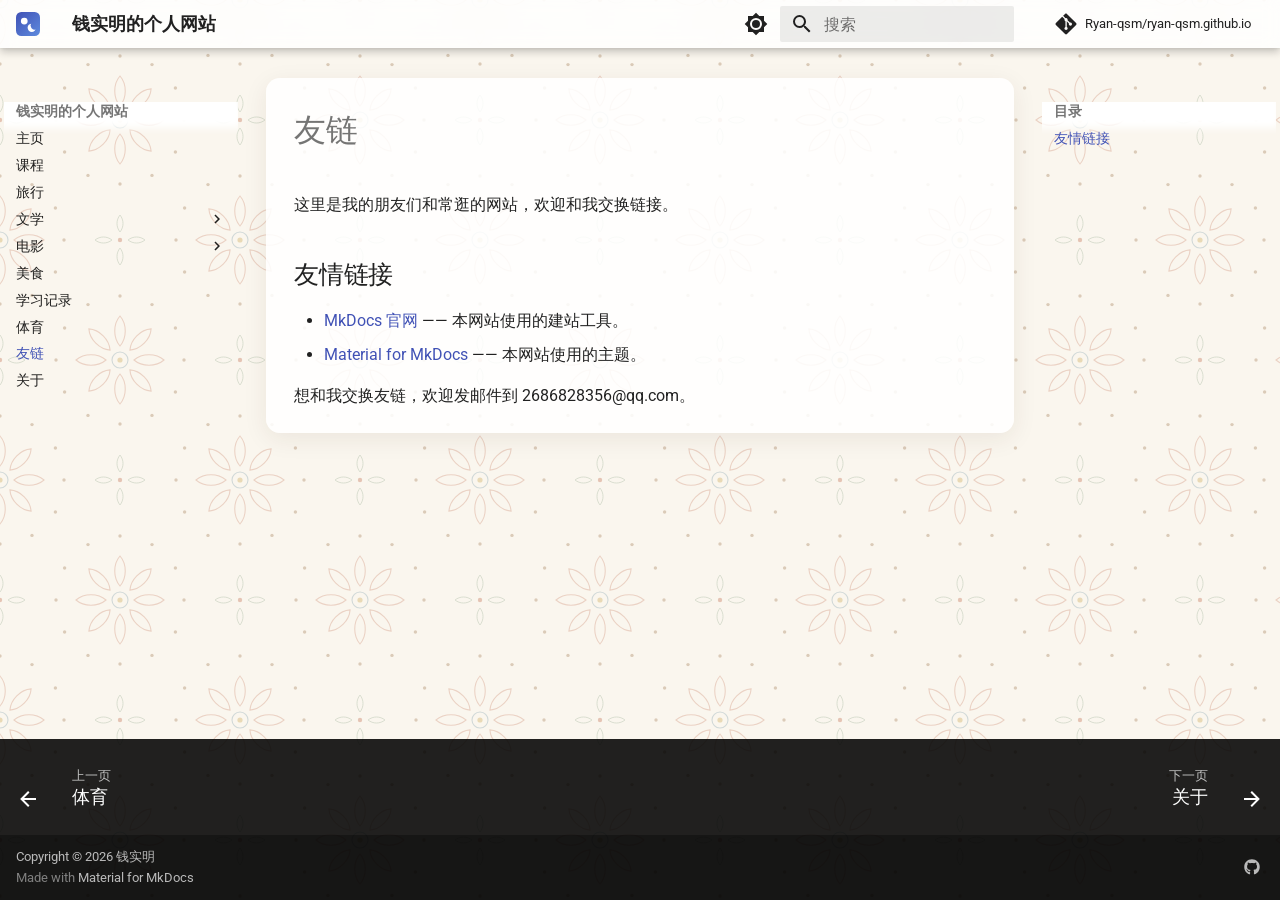
<file: friends/index.html>
<!DOCTYPE html><html lang="zh" class="no-js"><head>
    
      <meta charset="utf-8">
      <meta name="viewport" content="width=device-width,initial-scale=1">
      
        <meta name="description" content="钱实明的个人网站，记录学习笔记与生活分享">
      
      
        <meta name="author" content="钱实明">
      
      
        <link rel="canonical" href="https://ryan-qsm.github.io/friends/">
      
      
        <link rel="prev" href="../sports/">
      
      
        <link rel="next" href="../about/">
      
      
        
      
      
      <link rel="icon" href="../assets/logo.svg">
      <meta name="generator" content="mkdocs-1.6.1, mkdocs-material-9.8.2">
    
    
      
        <title>友链 - 钱实明的个人网站</title>
      
    
    
      <link rel="stylesheet" href="../assets/stylesheets/main.57a0d79d.min.css">
      
        
        <link rel="stylesheet" href="../assets/stylesheets/palette.fb2fffe2.min.css">
      
      


    
    
      
    
    
      
        
        
        <link rel="preconnect" href="https://fonts.gstatic.com" crossorigin="">
        <link rel="stylesheet" href="https://fonts.googleapis.com/css?family=Roboto:300,300i,400,400i,700,700i%7CRoboto+Mono:400,400i,700,700i&amp;display=fallback">
        <style>:root{--md-text-font:"Roboto";--md-code-font:"Roboto Mono"}</style>
      
    
    
      <link rel="stylesheet" href="../stylesheets/extra.css">
    
    <script>__md_scope=new URL("..",location),__md_hash=e=>[...e].reduce(((e,_)=>(e<<5)-e+_.charCodeAt(0)),0),__md_get=(e,_=localStorage,t=__md_scope)=>JSON.parse(_.getItem(t.pathname+"."+e)),__md_set=(e,_,t=localStorage,a=__md_scope)=>{try{t.setItem(a.pathname+"."+e,JSON.stringify(_))}catch(e){}}</script>
    
      

    
    
  <link href="../assets/stylesheets/glightbox.min.css" rel="stylesheet"><script src="../assets/javascripts/glightbox.min.js"></script><style id="glightbox-style">
            html.glightbox-open { overflow: initial; height: 100%; }
            .gslide-title { margin-top: 0px; user-select: text; }
            .gslide-desc { color: #666; user-select: text; }
            .gslide-image img { background: white; }
            .gscrollbar-fixer { padding-right: 15px; }
            .gdesc-inner { font-size: 0.75rem; }
            body[data-md-color-scheme="slate"] .gdesc-inner { background: var(--md-default-bg-color); }
            body[data-md-color-scheme="slate"] .gslide-title { color: var(--md-default-fg-color); }
            body[data-md-color-scheme="slate"] .gslide-desc { color: var(--md-default-fg-color); }
        </style></head>
  
  
    
    
      
    
    
    
    
    <body dir="ltr" data-md-color-scheme="default" data-md-color-primary="white" data-md-color-accent="white">
  
    
    <input class="md-toggle" data-md-toggle="drawer" type="checkbox" id="__drawer" autocomplete="off">
    <input class="md-toggle" data-md-toggle="search" type="checkbox" id="__search" autocomplete="off">
    <label class="md-overlay" for="__drawer"></label>
    <div data-md-component="skip">
      
        
        <a href="#_1" class="md-skip">
          跳转至
        </a>
      
    </div>
    <div data-md-component="announce">
      
    </div>
    
    
      

  

<header class="md-header md-header--shadow" data-md-component="header">
  <nav class="md-header__inner md-grid" aria-label="页眉">
    <a href=".." title="钱实明的个人网站" class="md-header__button md-logo" aria-label="钱实明的个人网站" data-md-component="logo">
      
  <img src="../assets/logo.svg" alt="logo">

    </a>
    <label class="md-header__button md-icon" for="__drawer">
      
      <svg xmlns="http://www.w3.org/2000/svg" viewBox="0 0 24 24"><path d="M3 6h18v2H3zm0 5h18v2H3zm0 5h18v2H3z"></path></svg>
    </label>
    <div class="md-header__title" data-md-component="header-title">
      <div class="md-header__ellipsis">
        <div class="md-header__topic">
          <span class="md-ellipsis">
            钱实明的个人网站
          </span>
        </div>
        <div class="md-header__topic" data-md-component="header-topic">
          <span class="md-ellipsis">
            
              友链
            
          </span>
        </div>
      </div>
    </div>
    
      
        <form class="md-header__option" data-md-component="palette">
  
    
    
    
    <input class="md-option" data-md-color-media="(prefers-color-scheme: light)" data-md-color-scheme="default" data-md-color-primary="white" data-md-color-accent="white" aria-label="切换到深色模式" type="radio" name="__palette" id="__palette_0">
    
      <label class="md-header__button md-icon" title="切换到深色模式" for="__palette_1" hidden="">
        <svg xmlns="http://www.w3.org/2000/svg" viewBox="0 0 24 24"><path d="M12 8a4 4 0 0 0-4 4 4 4 0 0 0 4 4 4 4 0 0 0 4-4 4 4 0 0 0-4-4m0 10a6 6 0 0 1-6-6 6 6 0 0 1 6-6 6 6 0 0 1 6 6 6 6 0 0 1-6 6m8-9.31V4h-4.69L12 .69 8.69 4H4v4.69L.69 12 4 15.31V20h4.69L12 23.31 15.31 20H20v-4.69L23.31 12z"></path></svg>
      </label>
    
  
    
    
    
    <input class="md-option" data-md-color-media="(prefers-color-scheme: dark)" data-md-color-scheme="slate" data-md-color-primary="black" data-md-color-accent="white" aria-label="切换到浅色模式" type="radio" name="__palette" id="__palette_1">
    
      <label class="md-header__button md-icon" title="切换到浅色模式" for="__palette_0" hidden="">
        <svg xmlns="http://www.w3.org/2000/svg" viewBox="0 0 24 24"><path d="M12 18c-.89 0-1.74-.2-2.5-.55C11.56 16.5 13 14.42 13 12s-1.44-4.5-3.5-5.45C10.26 6.2 11.11 6 12 6a6 6 0 0 1 6 6 6 6 0 0 1-6 6m8-9.31V4h-4.69L12 .69 8.69 4H4v4.69L.69 12 4 15.31V20h4.69L12 23.31 15.31 20H20v-4.69L23.31 12z"></path></svg>
      </label>
    
  
</form>
      
    
    
      <script>var palette=__md_get("__palette");if(palette&&palette.color){if("(prefers-color-scheme)"===palette.color.media){var media=matchMedia("(prefers-color-scheme: light)"),input=document.querySelector(media.matches?"[data-md-color-media='(prefers-color-scheme: light)']":"[data-md-color-media='(prefers-color-scheme: dark)']");palette.color.media=input.getAttribute("data-md-color-media"),palette.color.scheme=input.getAttribute("data-md-color-scheme"),palette.color.primary=input.getAttribute("data-md-color-primary"),palette.color.accent=input.getAttribute("data-md-color-accent")}for(var[key,value]of Object.entries(palette.color))document.body.setAttribute("data-md-color-"+key,value)}</script>
    
    
    
      
      
        <label class="md-header__button md-icon" for="__search">
          
          <svg xmlns="http://www.w3.org/2000/svg" viewBox="0 0 24 24"><path d="M9.5 3A6.5 6.5 0 0 1 16 9.5c0 1.61-.59 3.09-1.56 4.23l.27.27h.79l5 5-1.5 1.5-5-5v-.79l-.27-.27A6.52 6.52 0 0 1 9.5 16 6.5 6.5 0 0 1 3 9.5 6.5 6.5 0 0 1 9.5 3m0 2C7 5 5 7 5 9.5S7 14 9.5 14 14 12 14 9.5 12 5 9.5 5"></path></svg>
        </label>
        <div class="md-search" data-md-component="search" role="dialog">
  <label class="md-search__overlay" for="__search"></label>
  <div class="md-search__inner" role="search">
    <form class="md-search__form" name="search">
      <input type="text" class="md-search__input" name="query" aria-label="搜索" placeholder="搜索" autocapitalize="off" autocorrect="off" autocomplete="off" spellcheck="false" data-md-component="search-query" required="">
      <label class="md-search__icon md-icon" for="__search">
        
        <svg xmlns="http://www.w3.org/2000/svg" viewBox="0 0 24 24"><path d="M9.5 3A6.5 6.5 0 0 1 16 9.5c0 1.61-.59 3.09-1.56 4.23l.27.27h.79l5 5-1.5 1.5-5-5v-.79l-.27-.27A6.52 6.52 0 0 1 9.5 16 6.5 6.5 0 0 1 3 9.5 6.5 6.5 0 0 1 9.5 3m0 2C7 5 5 7 5 9.5S7 14 9.5 14 14 12 14 9.5 12 5 9.5 5"></path></svg>
        
        <svg xmlns="http://www.w3.org/2000/svg" viewBox="0 0 24 24"><path d="M20 11v2H8l5.5 5.5-1.42 1.42L4.16 12l7.92-7.92L13.5 5.5 8 11z"></path></svg>
      </label>
      <nav class="md-search__options" aria-label="查找">
        
        <button type="reset" class="md-search__icon md-icon" title="清空当前内容" aria-label="清空当前内容" tabindex="-1">
          
          <svg xmlns="http://www.w3.org/2000/svg" viewBox="0 0 24 24"><path d="M19 6.41 17.59 5 12 10.59 6.41 5 5 6.41 10.59 12 5 17.59 6.41 19 12 13.41 17.59 19 19 17.59 13.41 12z"></path></svg>
        </button>
      </nav>
      
        <div class="md-search__suggest" data-md-component="search-suggest"></div>
      
    </form>
    <div class="md-search__output">
      <div class="md-search__scrollwrap" tabindex="0" data-md-scrollfix="">
        <div class="md-search-result" data-md-component="search-result">
          <div class="md-search-result__meta">
            正在初始化搜索引擎
          </div>
          <ol class="md-search-result__list" role="presentation"></ol>
        </div>
      </div>
    </div>
  </div>
</div>
      
    
    
      <div class="md-header__source">
        <a href="https://github.com/Ryan-qsm/ryan-qsm.github.io" title="前往仓库" class="md-source" data-md-component="source">
  <div class="md-source__icon md-icon">
    
    <svg xmlns="http://www.w3.org/2000/svg" viewBox="0 0 448 512"><!--! Font Awesome Free 7.1.0 by @fontawesome - https://fontawesome.com License - https://fontawesome.com/license/free (Icons: CC BY 4.0, Fonts: SIL OFL 1.1, Code: MIT License) Copyright 2025 Fonticons, Inc.--><path d="M439.6 236.1 244 40.5c-5.4-5.5-12.8-8.5-20.4-8.5s-15 3-20.4 8.4L162.5 81l51.5 51.5c27.1-9.1 52.7 16.8 43.4 43.7l49.7 49.7c34.2-11.8 61.2 31 35.5 56.7-26.5 26.5-70.2-2.9-56-37.3L240.3 199v121.9c25.3 12.5 22.3 41.8 9.1 55-6.4 6.4-15.2 10.1-24.3 10.1s-17.8-3.6-24.3-10.1c-17.6-17.6-11.1-46.9 11.2-56v-123c-20.8-8.5-24.6-30.7-18.6-45L142.6 101 8.5 235.1C3 240.6 0 247.9 0 255.5s3 15 8.5 20.4l195.6 195.7c5.4 5.4 12.7 8.4 20.4 8.4s15-3 20.4-8.4l194.7-194.7c5.4-5.4 8.4-12.8 8.4-20.4s-3-15-8.4-20.4"></path></svg>
  </div>
  <div class="md-source__repository">
    Ryan-qsm/ryan-qsm.github.io
  </div>
</a>
      </div>
    
  </nav>
  
</header>
    
    <div class="md-container" data-md-component="container">
      
      
        
          
        
      
      <main class="md-main" data-md-component="main">
        <div class="md-main__inner md-grid">
          
            
              
              <div class="md-sidebar md-sidebar--primary" data-md-component="sidebar" data-md-type="navigation">
                <div class="md-sidebar__scrollwrap">
                  <div class="md-sidebar__inner">
                    



<nav class="md-nav md-nav--primary" aria-label="导航栏" data-md-level="0">
  <label class="md-nav__title" for="__drawer">
    <a href=".." title="钱实明的个人网站" class="md-nav__button md-logo" aria-label="钱实明的个人网站" data-md-component="logo">
      
  <img src="../assets/logo.svg" alt="logo">

    </a>
    钱实明的个人网站
  </label>
  
    <div class="md-nav__source">
      <a href="https://github.com/Ryan-qsm/ryan-qsm.github.io" title="前往仓库" class="md-source" data-md-component="source">
  <div class="md-source__icon md-icon">
    
    <svg xmlns="http://www.w3.org/2000/svg" viewBox="0 0 448 512"><!--! Font Awesome Free 7.1.0 by @fontawesome - https://fontawesome.com License - https://fontawesome.com/license/free (Icons: CC BY 4.0, Fonts: SIL OFL 1.1, Code: MIT License) Copyright 2025 Fonticons, Inc.--><path d="M439.6 236.1 244 40.5c-5.4-5.5-12.8-8.5-20.4-8.5s-15 3-20.4 8.4L162.5 81l51.5 51.5c27.1-9.1 52.7 16.8 43.4 43.7l49.7 49.7c34.2-11.8 61.2 31 35.5 56.7-26.5 26.5-70.2-2.9-56-37.3L240.3 199v121.9c25.3 12.5 22.3 41.8 9.1 55-6.4 6.4-15.2 10.1-24.3 10.1s-17.8-3.6-24.3-10.1c-17.6-17.6-11.1-46.9 11.2-56v-123c-20.8-8.5-24.6-30.7-18.6-45L142.6 101 8.5 235.1C3 240.6 0 247.9 0 255.5s3 15 8.5 20.4l195.6 195.7c5.4 5.4 12.7 8.4 20.4 8.4s15-3 20.4-8.4l194.7-194.7c5.4-5.4 8.4-12.8 8.4-20.4s-3-15-8.4-20.4"></path></svg>
  </div>
  <div class="md-source__repository">
    Ryan-qsm/ryan-qsm.github.io
  </div>
</a>
    </div>
  
  <ul class="md-nav__list" data-md-scrollfix="">
    
      
      
  
  
  
  
    <li class="md-nav__item">
      <a href=".." class="md-nav__link">
        
  
  
  <span class="md-ellipsis">
    
  
    主页
  

    
  </span>
  
  

      </a>
    </li>
  

    
      
      
  
  
  
  
    <li class="md-nav__item">
      <a href="../course/" class="md-nav__link">
        
  
  
  <span class="md-ellipsis">
    
  
    课程
  

    
  </span>
  
  

      </a>
    </li>
  

    
      
      
  
  
  
  
    <li class="md-nav__item">
      <a href="../travel/" class="md-nav__link">
        
  
  
  <span class="md-ellipsis">
    
  
    旅行
  

    
  </span>
  
  

      </a>
    </li>
  

    
      
      
  
  
  
  
    
    
    
    
    
    <li class="md-nav__item md-nav__item--nested">
      
        
        
        <input class="md-nav__toggle md-toggle " type="checkbox" id="__nav_4">
        
          
          <label class="md-nav__link" for="__nav_4" id="__nav_4_label" tabindex="0">
            
  
  
  <span class="md-ellipsis">
    
  
    文学
  

    
  </span>
  
  

            <span class="md-nav__icon md-icon"></span>
          </label>
        
        <nav class="md-nav" data-md-level="1" aria-labelledby="__nav_4_label" aria-expanded="false">
          <label class="md-nav__title" for="__nav_4">
            <span class="md-nav__icon md-icon"></span>
            
  
    文学
  

          </label>
          <ul class="md-nav__list" data-md-scrollfix="">
            
              
                
  
  
  
  
    <li class="md-nav__item">
      <a href="../literature/" class="md-nav__link">
        
  
  
  <span class="md-ellipsis">
    
  
    每日书籍推荐
  

    
  </span>
  
  

      </a>
    </li>
  

              
            
              
                
  
  
  
  
    <li class="md-nav__item">
      <a href="../literature/reading/" class="md-nav__link">
        
  
  
  <span class="md-ellipsis">
    
  
    我的阅读
  

    
  </span>
  
  

      </a>
    </li>
  

              
            
          </ul>
        </nav>
      
    </li>
  

    
      
      
  
  
  
  
    
    
    
    
    
    <li class="md-nav__item md-nav__item--nested">
      
        
        
        <input class="md-nav__toggle md-toggle " type="checkbox" id="__nav_5">
        
          
          <label class="md-nav__link" for="__nav_5" id="__nav_5_label" tabindex="0">
            
  
  
  <span class="md-ellipsis">
    
  
    电影
  

    
  </span>
  
  

            <span class="md-nav__icon md-icon"></span>
          </label>
        
        <nav class="md-nav" data-md-level="1" aria-labelledby="__nav_5_label" aria-expanded="false">
          <label class="md-nav__title" for="__nav_5">
            <span class="md-nav__icon md-icon"></span>
            
  
    电影
  

          </label>
          <ul class="md-nav__list" data-md-scrollfix="">
            
              
                
  
  
  
  
    <li class="md-nav__item">
      <a href="../movie/" class="md-nav__link">
        
  
  
  <span class="md-ellipsis">
    
  
    每日电影推荐
  

    
  </span>
  
  

      </a>
    </li>
  

              
            
              
                
  
  
  
  
    <li class="md-nav__item">
      <a href="../movie/watching/" class="md-nav__link">
        
  
  
  <span class="md-ellipsis">
    
  
    我的观影
  

    
  </span>
  
  

      </a>
    </li>
  

              
            
          </ul>
        </nav>
      
    </li>
  

    
      
      
  
  
  
  
    <li class="md-nav__item">
      <a href="../food/" class="md-nav__link">
        
  
  
  <span class="md-ellipsis">
    
  
    美食
  

    
  </span>
  
  

      </a>
    </li>
  

    
      
      
  
  
  
  
    <li class="md-nav__item">
      <a href="../study/" class="md-nav__link">
        
  
  
  <span class="md-ellipsis">
    
  
    学习记录
  

    
  </span>
  
  

      </a>
    </li>
  

    
      
      
  
  
  
  
    <li class="md-nav__item">
      <a href="../sports/" class="md-nav__link">
        
  
  
  <span class="md-ellipsis">
    
  
    体育
  

    
  </span>
  
  

      </a>
    </li>
  

    
      
      
  
  
    
  
  
  
    <li class="md-nav__item md-nav__item--active">
      
      <input class="md-nav__toggle md-toggle" type="checkbox" id="__toc">
      
      
        
      
      
        <label class="md-nav__link md-nav__link--active" for="__toc">
          
  
  
  <span class="md-ellipsis">
    
  
    友链
  

    
  </span>
  
  

          <span class="md-nav__icon md-icon"></span>
        </label>
      
      <a href="./" class="md-nav__link md-nav__link--active">
        
  
  
  <span class="md-ellipsis">
    
  
    友链
  

    
  </span>
  
  

      </a>
      
        

<nav class="md-nav md-nav--secondary" aria-label="目录">
  
  
  
    
  
  
    <label class="md-nav__title" for="__toc">
      <span class="md-nav__icon md-icon"></span>
      目录
    </label>
    <ul class="md-nav__list" data-md-component="toc" data-md-scrollfix="">
      
        <li class="md-nav__item">
  <a href="#_2" class="md-nav__link">
    <span class="md-ellipsis">
      
        友情链接
      
    </span>
  </a>
  
</li>
      
    </ul>
  
</nav>
      
    </li>
  

    
      
      
  
  
  
  
    <li class="md-nav__item">
      <a href="../about/" class="md-nav__link">
        
  
  
  <span class="md-ellipsis">
    
  
    关于
  

    
  </span>
  
  

      </a>
    </li>
  

    
  </ul>
</nav>
                  </div>
                </div>
              </div>
            
            
              
              <div class="md-sidebar md-sidebar--secondary" data-md-component="sidebar" data-md-type="toc">
                <div class="md-sidebar__scrollwrap">
                  <div class="md-sidebar__inner">
                    

<nav class="md-nav md-nav--secondary" aria-label="目录">
  
  
  
    
  
  
    <label class="md-nav__title" for="__toc">
      <span class="md-nav__icon md-icon"></span>
      目录
    </label>
    <ul class="md-nav__list" data-md-component="toc" data-md-scrollfix="">
      
        <li class="md-nav__item">
  <a href="#_2" class="md-nav__link">
    <span class="md-ellipsis">
      
        友情链接
      
    </span>
  </a>
  
</li>
      
    </ul>
  
</nav>
                  </div>
                </div>
              </div>
            
          
          
            <div class="md-content" data-md-component="content">
              
              <article class="md-content__inner md-typeset">
                
                  


  
  


<h1 id="_1">友链<a class="headerlink" href="#_1" title="Permanent link">¶</a></h1>
<p>这里是我的朋友们和常逛的网站，欢迎和我交换链接。</p>
<h2 id="_2">友情链接<a class="headerlink" href="#_2" title="Permanent link">¶</a></h2>
<ul>
<li><a href="https://www.mkdocs.org/">MkDocs 官网</a> —— 本网站使用的建站工具。</li>
<li><a href="https://squidfunk.github.io/mkdocs-material/">Material for MkDocs</a> —— 本网站使用的主题。</li>
</ul>
<p>想和我交换友链，欢迎发邮件到 2686828356@qq.com。</p>












                
              </article>
            </div>
          
          
<script>var target=document.getElementById(location.hash.slice(1));target&&target.name&&(target.checked=target.name.startsWith("__tabbed_"))</script>
        </div>
        
          <button type="button" class="md-top md-icon" data-md-component="top" hidden="">
  
  <svg xmlns="http://www.w3.org/2000/svg" viewBox="0 0 24 24"><path d="M13 20h-2V8l-5.5 5.5-1.42-1.42L12 4.16l7.92 7.92-1.42 1.42L13 8z"></path></svg>
  回到页面顶部
</button>
        
      </main>
      
        <footer class="md-footer">
  
    
      
      <nav class="md-footer__inner md-grid" aria-label="页脚">
        
          
          <a href="../sports/" class="md-footer__link md-footer__link--prev" aria-label="上一页: 体育">
            <div class="md-footer__button md-icon">
              
              <svg xmlns="http://www.w3.org/2000/svg" viewBox="0 0 24 24"><path d="M20 11v2H8l5.5 5.5-1.42 1.42L4.16 12l7.92-7.92L13.5 5.5 8 11z"></path></svg>
            </div>
            <div class="md-footer__title">
              <span class="md-footer__direction">
                上一页
              </span>
              <div class="md-ellipsis">
                体育
              </div>
            </div>
          </a>
        
        
          
          <a href="../about/" class="md-footer__link md-footer__link--next" aria-label="下一页: 关于">
            <div class="md-footer__title">
              <span class="md-footer__direction">
                下一页
              </span>
              <div class="md-ellipsis">
                关于
              </div>
            </div>
            <div class="md-footer__button md-icon">
              
              <svg xmlns="http://www.w3.org/2000/svg" viewBox="0 0 24 24"><path d="M4 11v2h12l-5.5 5.5 1.42 1.42L19.84 12l-7.92-7.92L10.5 5.5 16 11z"></path></svg>
            </div>
          </a>
        
      </nav>
    
  
  <div class="md-footer-meta md-typeset">
    <div class="md-footer-meta__inner md-grid">
      <div class="md-copyright">
  
    <div class="md-copyright__highlight">
      Copyright © 2026 钱实明
    </div>
  
  
    Made with
    <a href="https://squidfunk.github.io/mkdocs-material/" target="_blank" rel="noopener">
      Material for MkDocs
    </a>
  
</div>
      
        
<div class="md-social">
  
    
    
    
    
    <a href="https://github.com/Ryan-qsm" target="_blank" rel="noopener" title="GitHub" class="md-social__link">
      <svg xmlns="http://www.w3.org/2000/svg" viewBox="0 0 512 512"><!--! Font Awesome Free 7.1.0 by @fontawesome - https://fontawesome.com License - https://fontawesome.com/license/free (Icons: CC BY 4.0, Fonts: SIL OFL 1.1, Code: MIT License) Copyright 2025 Fonticons, Inc.--><path d="M173.9 397.4c0 2-2.3 3.6-5.2 3.6-3.3.3-5.6-1.3-5.6-3.6 0-2 2.3-3.6 5.2-3.6 3-.3 5.6 1.3 5.6 3.6m-31.1-4.5c-.7 2 1.3 4.3 4.3 4.9 2.6 1 5.6 0 6.2-2s-1.3-4.3-4.3-5.2c-2.6-.7-5.5.3-6.2 2.3m44.2-1.7c-2.9.7-4.9 2.6-4.6 4.9.3 2 2.9 3.3 5.9 2.6 2.9-.7 4.9-2.6 4.6-4.6-.3-1.9-3-3.2-5.9-2.9M252.8 8C114.1 8 8 113.3 8 252c0 110.9 69.8 205.8 169.5 239.2 12.8 2.3 17.3-5.6 17.3-12.1 0-6.2-.3-40.4-.3-61.4 0 0-70 15-84.7-29.8 0 0-11.4-29.1-27.8-36.6 0 0-22.9-15.7 1.6-15.4 0 0 24.9 2 38.6 25.8 21.9 38.6 58.6 27.5 72.9 20.9 2.3-16 8.8-27.1 16-33.7-55.9-6.2-112.3-14.3-112.3-110.5 0-27.5 7.6-41.3 23.6-58.9-2.6-6.5-11.1-33.3 2.6-67.9 20.9-6.5 69 27 69 27 20-5.6 41.5-8.5 62.8-8.5s42.8 2.9 62.8 8.5c0 0 48.1-33.6 69-27 13.7 34.7 5.2 61.4 2.6 67.9 16 17.7 25.8 31.5 25.8 58.9 0 96.5-58.9 104.2-114.8 110.5 9.2 7.9 17 22.9 17 46.4 0 33.7-.3 75.4-.3 83.6 0 6.5 4.6 14.4 17.3 12.1C436.2 457.8 504 362.9 504 252 504 113.3 391.5 8 252.8 8M105.2 352.9c-1.3 1-1 3.3.7 5.2 1.6 1.6 3.9 2.3 5.2 1 1.3-1 1-3.3-.7-5.2-1.6-1.6-3.9-2.3-5.2-1m-10.8-8.1c-.7 1.3.3 2.9 2.3 3.9 1.6 1 3.6.7 4.3-.7.7-1.3-.3-2.9-2.3-3.9-2-.6-3.6-.3-4.3.7m32.4 35.6c-1.6 1.3-1 4.3 1.3 6.2 2.3 2.3 5.2 2.6 6.5 1 1.3-1.3.7-4.3-1.3-6.2-2.2-2.3-5.2-2.6-6.5-1m-11.4-14.7c-1.6 1-1.6 3.6 0 5.9s4.3 3.3 5.6 2.3c1.6-1.3 1.6-3.9 0-6.2-1.4-2.3-4-3.3-5.6-2"></path></svg>
    </a>
  
</div>
      
    </div>
  </div>
</footer>
      
    </div>
    <div class="md-dialog" data-md-component="dialog">
      <div class="md-dialog__inner md-typeset"></div>
    </div>
    
      <div class="md-progress" data-md-component="progress" role="progressbar"></div>
    
    
    
      
      
      <script id="__config" type="application/json">{"annotate": null, "base": "..", "features": ["navigation.top", "navigation.instant", "navigation.instant.progress", "navigation.footer", "search.suggest", "search.highlight", "toc.follow", "content.code.copy", "content.tooltips"], "search": "../assets/javascripts/workers/search.a7633da7.min.js", "tags": null, "translations": {"clipboard.copied": "\u5df2\u590d\u5236", "clipboard.copy": "\u590d\u5236", "search.result.more.one": "\u5728\u8be5\u9875\u4e0a\u8fd8\u6709 1 \u4e2a\u7b26\u5408\u6761\u4ef6\u7684\u7ed3\u679c", "search.result.more.other": "\u5728\u8be5\u9875\u4e0a\u8fd8\u6709 # \u4e2a\u7b26\u5408\u6761\u4ef6\u7684\u7ed3\u679c", "search.result.none": "\u6ca1\u6709\u627e\u5230\u7b26\u5408\u6761\u4ef6\u7684\u7ed3\u679c", "search.result.one": "\u627e\u5230 1 \u4e2a\u7b26\u5408\u6761\u4ef6\u7684\u7ed3\u679c", "search.result.other": "# \u4e2a\u7b26\u5408\u6761\u4ef6\u7684\u7ed3\u679c", "search.result.placeholder": "\u952e\u5165\u4ee5\u5f00\u59cb\u641c\u7d22", "search.result.term.missing": "\u7f3a\u5c11", "select.version": "\u9009\u62e9\u5f53\u524d\u7248\u672c"}, "version": null}</script>
    
    
      <script src="../assets/javascripts/bundle.a5f9d56c.min.js"></script>
      
        <script src="../javascripts/hero-bg.js"></script>
      
        <script src="../javascripts/daily-pick.js"></script>
      
    
  
<script id="init-glightbox">const lightbox = GLightbox({"touchNavigation": true, "loop": false, "zoomable": true, "draggable": true, "openEffect": "zoom", "closeEffect": "zoom", "slideEffect": "slide"});
document$.subscribe(()=>{ lightbox.reload(); });
</script></body></html>
</file>
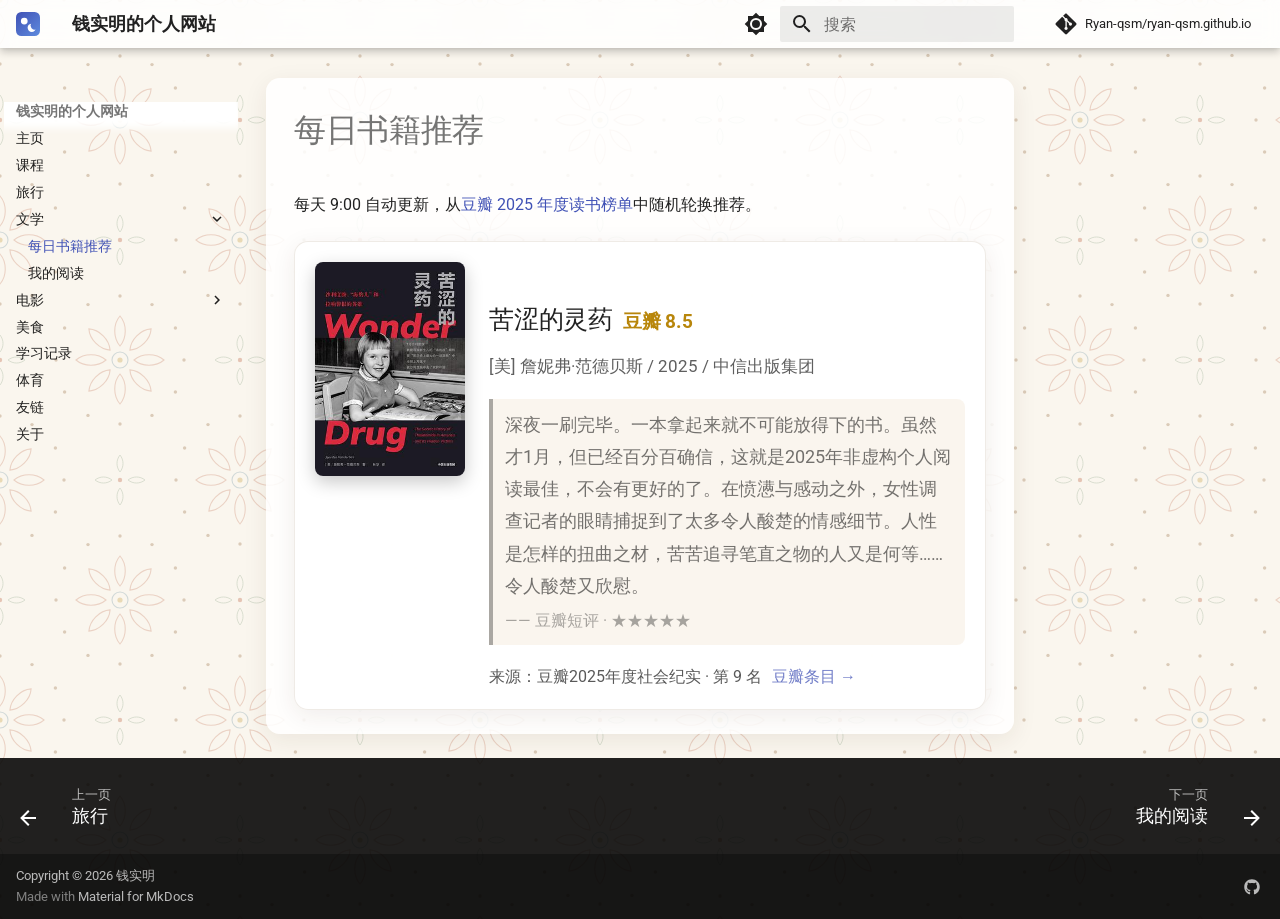
<file: literature/index.html>
<!DOCTYPE html><html lang="zh" class="no-js"><head>
    
      <meta charset="utf-8">
      <meta name="viewport" content="width=device-width,initial-scale=1">
      
        <meta name="description" content="钱实明的个人网站，记录学习笔记与生活分享">
      
      
        <meta name="author" content="钱实明">
      
      
        <link rel="canonical" href="https://ryan-qsm.github.io/literature/">
      
      
        <link rel="prev" href="../travel/">
      
      
        <link rel="next" href="reading/">
      
      
        
      
      
      <link rel="icon" href="../assets/logo.svg">
      <meta name="generator" content="mkdocs-1.6.1, mkdocs-material-9.8.2">
    
    
      
        <title>每日书籍推荐 - 钱实明的个人网站</title>
      
    
    
      <link rel="stylesheet" href="../assets/stylesheets/main.57a0d79d.min.css">
      
        
        <link rel="stylesheet" href="../assets/stylesheets/palette.fb2fffe2.min.css">
      
      


    
    
      
    
    
      
        
        
        <link rel="preconnect" href="https://fonts.gstatic.com" crossorigin="">
        <link rel="stylesheet" href="https://fonts.googleapis.com/css?family=Roboto:300,300i,400,400i,700,700i%7CRoboto+Mono:400,400i,700,700i&amp;display=fallback">
        <style>:root{--md-text-font:"Roboto";--md-code-font:"Roboto Mono"}</style>
      
    
    
      <link rel="stylesheet" href="../stylesheets/extra.css">
    
    <script>__md_scope=new URL("..",location),__md_hash=e=>[...e].reduce(((e,_)=>(e<<5)-e+_.charCodeAt(0)),0),__md_get=(e,_=localStorage,t=__md_scope)=>JSON.parse(_.getItem(t.pathname+"."+e)),__md_set=(e,_,t=localStorage,a=__md_scope)=>{try{t.setItem(a.pathname+"."+e,JSON.stringify(_))}catch(e){}}</script>
    
      

    
    
  <link href="../assets/stylesheets/glightbox.min.css" rel="stylesheet"><script src="../assets/javascripts/glightbox.min.js"></script><style id="glightbox-style">
            html.glightbox-open { overflow: initial; height: 100%; }
            .gslide-title { margin-top: 0px; user-select: text; }
            .gslide-desc { color: #666; user-select: text; }
            .gslide-image img { background: white; }
            .gscrollbar-fixer { padding-right: 15px; }
            .gdesc-inner { font-size: 0.75rem; }
            body[data-md-color-scheme="slate"] .gdesc-inner { background: var(--md-default-bg-color); }
            body[data-md-color-scheme="slate"] .gslide-title { color: var(--md-default-fg-color); }
            body[data-md-color-scheme="slate"] .gslide-desc { color: var(--md-default-fg-color); }
        </style></head>
  
  
    
    
      
    
    
    
    
    <body dir="ltr" data-md-color-scheme="default" data-md-color-primary="white" data-md-color-accent="white">
  
    
    <input class="md-toggle" data-md-toggle="drawer" type="checkbox" id="__drawer" autocomplete="off">
    <input class="md-toggle" data-md-toggle="search" type="checkbox" id="__search" autocomplete="off">
    <label class="md-overlay" for="__drawer"></label>
    <div data-md-component="skip">
      
        
        <a href="#_1" class="md-skip">
          跳转至
        </a>
      
    </div>
    <div data-md-component="announce">
      
    </div>
    
    
      

  

<header class="md-header md-header--shadow" data-md-component="header">
  <nav class="md-header__inner md-grid" aria-label="页眉">
    <a href=".." title="钱实明的个人网站" class="md-header__button md-logo" aria-label="钱实明的个人网站" data-md-component="logo">
      
  <img src="../assets/logo.svg" alt="logo">

    </a>
    <label class="md-header__button md-icon" for="__drawer">
      
      <svg xmlns="http://www.w3.org/2000/svg" viewBox="0 0 24 24"><path d="M3 6h18v2H3zm0 5h18v2H3zm0 5h18v2H3z"></path></svg>
    </label>
    <div class="md-header__title" data-md-component="header-title">
      <div class="md-header__ellipsis">
        <div class="md-header__topic">
          <span class="md-ellipsis">
            钱实明的个人网站
          </span>
        </div>
        <div class="md-header__topic" data-md-component="header-topic">
          <span class="md-ellipsis">
            
              每日书籍推荐
            
          </span>
        </div>
      </div>
    </div>
    
      
        <form class="md-header__option" data-md-component="palette">
  
    
    
    
    <input class="md-option" data-md-color-media="(prefers-color-scheme: light)" data-md-color-scheme="default" data-md-color-primary="white" data-md-color-accent="white" aria-label="切换到深色模式" type="radio" name="__palette" id="__palette_0">
    
      <label class="md-header__button md-icon" title="切换到深色模式" for="__palette_1" hidden="">
        <svg xmlns="http://www.w3.org/2000/svg" viewBox="0 0 24 24"><path d="M12 8a4 4 0 0 0-4 4 4 4 0 0 0 4 4 4 4 0 0 0 4-4 4 4 0 0 0-4-4m0 10a6 6 0 0 1-6-6 6 6 0 0 1 6-6 6 6 0 0 1 6 6 6 6 0 0 1-6 6m8-9.31V4h-4.69L12 .69 8.69 4H4v4.69L.69 12 4 15.31V20h4.69L12 23.31 15.31 20H20v-4.69L23.31 12z"></path></svg>
      </label>
    
  
    
    
    
    <input class="md-option" data-md-color-media="(prefers-color-scheme: dark)" data-md-color-scheme="slate" data-md-color-primary="black" data-md-color-accent="white" aria-label="切换到浅色模式" type="radio" name="__palette" id="__palette_1">
    
      <label class="md-header__button md-icon" title="切换到浅色模式" for="__palette_0" hidden="">
        <svg xmlns="http://www.w3.org/2000/svg" viewBox="0 0 24 24"><path d="M12 18c-.89 0-1.74-.2-2.5-.55C11.56 16.5 13 14.42 13 12s-1.44-4.5-3.5-5.45C10.26 6.2 11.11 6 12 6a6 6 0 0 1 6 6 6 6 0 0 1-6 6m8-9.31V4h-4.69L12 .69 8.69 4H4v4.69L.69 12 4 15.31V20h4.69L12 23.31 15.31 20H20v-4.69L23.31 12z"></path></svg>
      </label>
    
  
</form>
      
    
    
      <script>var palette=__md_get("__palette");if(palette&&palette.color){if("(prefers-color-scheme)"===palette.color.media){var media=matchMedia("(prefers-color-scheme: light)"),input=document.querySelector(media.matches?"[data-md-color-media='(prefers-color-scheme: light)']":"[data-md-color-media='(prefers-color-scheme: dark)']");palette.color.media=input.getAttribute("data-md-color-media"),palette.color.scheme=input.getAttribute("data-md-color-scheme"),palette.color.primary=input.getAttribute("data-md-color-primary"),palette.color.accent=input.getAttribute("data-md-color-accent")}for(var[key,value]of Object.entries(palette.color))document.body.setAttribute("data-md-color-"+key,value)}</script>
    
    
    
      
      
        <label class="md-header__button md-icon" for="__search">
          
          <svg xmlns="http://www.w3.org/2000/svg" viewBox="0 0 24 24"><path d="M9.5 3A6.5 6.5 0 0 1 16 9.5c0 1.61-.59 3.09-1.56 4.23l.27.27h.79l5 5-1.5 1.5-5-5v-.79l-.27-.27A6.52 6.52 0 0 1 9.5 16 6.5 6.5 0 0 1 3 9.5 6.5 6.5 0 0 1 9.5 3m0 2C7 5 5 7 5 9.5S7 14 9.5 14 14 12 14 9.5 12 5 9.5 5"></path></svg>
        </label>
        <div class="md-search" data-md-component="search" role="dialog">
  <label class="md-search__overlay" for="__search"></label>
  <div class="md-search__inner" role="search">
    <form class="md-search__form" name="search">
      <input type="text" class="md-search__input" name="query" aria-label="搜索" placeholder="搜索" autocapitalize="off" autocorrect="off" autocomplete="off" spellcheck="false" data-md-component="search-query" required="">
      <label class="md-search__icon md-icon" for="__search">
        
        <svg xmlns="http://www.w3.org/2000/svg" viewBox="0 0 24 24"><path d="M9.5 3A6.5 6.5 0 0 1 16 9.5c0 1.61-.59 3.09-1.56 4.23l.27.27h.79l5 5-1.5 1.5-5-5v-.79l-.27-.27A6.52 6.52 0 0 1 9.5 16 6.5 6.5 0 0 1 3 9.5 6.5 6.5 0 0 1 9.5 3m0 2C7 5 5 7 5 9.5S7 14 9.5 14 14 12 14 9.5 12 5 9.5 5"></path></svg>
        
        <svg xmlns="http://www.w3.org/2000/svg" viewBox="0 0 24 24"><path d="M20 11v2H8l5.5 5.5-1.42 1.42L4.16 12l7.92-7.92L13.5 5.5 8 11z"></path></svg>
      </label>
      <nav class="md-search__options" aria-label="查找">
        
        <button type="reset" class="md-search__icon md-icon" title="清空当前内容" aria-label="清空当前内容" tabindex="-1">
          
          <svg xmlns="http://www.w3.org/2000/svg" viewBox="0 0 24 24"><path d="M19 6.41 17.59 5 12 10.59 6.41 5 5 6.41 10.59 12 5 17.59 6.41 19 12 13.41 17.59 19 19 17.59 13.41 12z"></path></svg>
        </button>
      </nav>
      
        <div class="md-search__suggest" data-md-component="search-suggest"></div>
      
    </form>
    <div class="md-search__output">
      <div class="md-search__scrollwrap" tabindex="0" data-md-scrollfix="">
        <div class="md-search-result" data-md-component="search-result">
          <div class="md-search-result__meta">
            正在初始化搜索引擎
          </div>
          <ol class="md-search-result__list" role="presentation"></ol>
        </div>
      </div>
    </div>
  </div>
</div>
      
    
    
      <div class="md-header__source">
        <a href="https://github.com/Ryan-qsm/ryan-qsm.github.io" title="前往仓库" class="md-source" data-md-component="source">
  <div class="md-source__icon md-icon">
    
    <svg xmlns="http://www.w3.org/2000/svg" viewBox="0 0 448 512"><!--! Font Awesome Free 7.1.0 by @fontawesome - https://fontawesome.com License - https://fontawesome.com/license/free (Icons: CC BY 4.0, Fonts: SIL OFL 1.1, Code: MIT License) Copyright 2025 Fonticons, Inc.--><path d="M439.6 236.1 244 40.5c-5.4-5.5-12.8-8.5-20.4-8.5s-15 3-20.4 8.4L162.5 81l51.5 51.5c27.1-9.1 52.7 16.8 43.4 43.7l49.7 49.7c34.2-11.8 61.2 31 35.5 56.7-26.5 26.5-70.2-2.9-56-37.3L240.3 199v121.9c25.3 12.5 22.3 41.8 9.1 55-6.4 6.4-15.2 10.1-24.3 10.1s-17.8-3.6-24.3-10.1c-17.6-17.6-11.1-46.9 11.2-56v-123c-20.8-8.5-24.6-30.7-18.6-45L142.6 101 8.5 235.1C3 240.6 0 247.9 0 255.5s3 15 8.5 20.4l195.6 195.7c5.4 5.4 12.7 8.4 20.4 8.4s15-3 20.4-8.4l194.7-194.7c5.4-5.4 8.4-12.8 8.4-20.4s-3-15-8.4-20.4"></path></svg>
  </div>
  <div class="md-source__repository">
    Ryan-qsm/ryan-qsm.github.io
  </div>
</a>
      </div>
    
  </nav>
  
</header>
    
    <div class="md-container" data-md-component="container">
      
      
        
          
        
      
      <main class="md-main" data-md-component="main">
        <div class="md-main__inner md-grid">
          
            
              
              <div class="md-sidebar md-sidebar--primary" data-md-component="sidebar" data-md-type="navigation">
                <div class="md-sidebar__scrollwrap">
                  <div class="md-sidebar__inner">
                    



<nav class="md-nav md-nav--primary" aria-label="导航栏" data-md-level="0">
  <label class="md-nav__title" for="__drawer">
    <a href=".." title="钱实明的个人网站" class="md-nav__button md-logo" aria-label="钱实明的个人网站" data-md-component="logo">
      
  <img src="../assets/logo.svg" alt="logo">

    </a>
    钱实明的个人网站
  </label>
  
    <div class="md-nav__source">
      <a href="https://github.com/Ryan-qsm/ryan-qsm.github.io" title="前往仓库" class="md-source" data-md-component="source">
  <div class="md-source__icon md-icon">
    
    <svg xmlns="http://www.w3.org/2000/svg" viewBox="0 0 448 512"><!--! Font Awesome Free 7.1.0 by @fontawesome - https://fontawesome.com License - https://fontawesome.com/license/free (Icons: CC BY 4.0, Fonts: SIL OFL 1.1, Code: MIT License) Copyright 2025 Fonticons, Inc.--><path d="M439.6 236.1 244 40.5c-5.4-5.5-12.8-8.5-20.4-8.5s-15 3-20.4 8.4L162.5 81l51.5 51.5c27.1-9.1 52.7 16.8 43.4 43.7l49.7 49.7c34.2-11.8 61.2 31 35.5 56.7-26.5 26.5-70.2-2.9-56-37.3L240.3 199v121.9c25.3 12.5 22.3 41.8 9.1 55-6.4 6.4-15.2 10.1-24.3 10.1s-17.8-3.6-24.3-10.1c-17.6-17.6-11.1-46.9 11.2-56v-123c-20.8-8.5-24.6-30.7-18.6-45L142.6 101 8.5 235.1C3 240.6 0 247.9 0 255.5s3 15 8.5 20.4l195.6 195.7c5.4 5.4 12.7 8.4 20.4 8.4s15-3 20.4-8.4l194.7-194.7c5.4-5.4 8.4-12.8 8.4-20.4s-3-15-8.4-20.4"></path></svg>
  </div>
  <div class="md-source__repository">
    Ryan-qsm/ryan-qsm.github.io
  </div>
</a>
    </div>
  
  <ul class="md-nav__list" data-md-scrollfix="">
    
      
      
  
  
  
  
    <li class="md-nav__item">
      <a href=".." class="md-nav__link">
        
  
  
  <span class="md-ellipsis">
    
  
    主页
  

    
  </span>
  
  

      </a>
    </li>
  

    
      
      
  
  
  
  
    <li class="md-nav__item">
      <a href="../course/" class="md-nav__link">
        
  
  
  <span class="md-ellipsis">
    
  
    课程
  

    
  </span>
  
  

      </a>
    </li>
  

    
      
      
  
  
  
  
    <li class="md-nav__item">
      <a href="../travel/" class="md-nav__link">
        
  
  
  <span class="md-ellipsis">
    
  
    旅行
  

    
  </span>
  
  

      </a>
    </li>
  

    
      
      
  
  
    
  
  
  
    
    
    
    
    
    <li class="md-nav__item md-nav__item--active md-nav__item--nested">
      
        
        
        <input class="md-nav__toggle md-toggle " type="checkbox" id="__nav_4" checked="">
        
          
          <label class="md-nav__link" for="__nav_4" id="__nav_4_label" tabindex="0">
            
  
  
  <span class="md-ellipsis">
    
  
    文学
  

    
  </span>
  
  

            <span class="md-nav__icon md-icon"></span>
          </label>
        
        <nav class="md-nav" data-md-level="1" aria-labelledby="__nav_4_label" aria-expanded="true">
          <label class="md-nav__title" for="__nav_4">
            <span class="md-nav__icon md-icon"></span>
            
  
    文学
  

          </label>
          <ul class="md-nav__list" data-md-scrollfix="">
            
              
                
  
  
    
  
  
  
    <li class="md-nav__item md-nav__item--active">
      
      <input class="md-nav__toggle md-toggle" type="checkbox" id="__toc">
      
      
        
      
      
      <a href="./" class="md-nav__link md-nav__link--active">
        
  
  
  <span class="md-ellipsis">
    
  
    每日书籍推荐
  

    
  </span>
  
  

      </a>
      
    </li>
  

              
            
              
                
  
  
  
  
    <li class="md-nav__item">
      <a href="reading/" class="md-nav__link">
        
  
  
  <span class="md-ellipsis">
    
  
    我的阅读
  

    
  </span>
  
  

      </a>
    </li>
  

              
            
          </ul>
        </nav>
      
    </li>
  

    
      
      
  
  
  
  
    
    
    
    
    
    <li class="md-nav__item md-nav__item--nested">
      
        
        
        <input class="md-nav__toggle md-toggle " type="checkbox" id="__nav_5">
        
          
          <label class="md-nav__link" for="__nav_5" id="__nav_5_label" tabindex="0">
            
  
  
  <span class="md-ellipsis">
    
  
    电影
  

    
  </span>
  
  

            <span class="md-nav__icon md-icon"></span>
          </label>
        
        <nav class="md-nav" data-md-level="1" aria-labelledby="__nav_5_label" aria-expanded="false">
          <label class="md-nav__title" for="__nav_5">
            <span class="md-nav__icon md-icon"></span>
            
  
    电影
  

          </label>
          <ul class="md-nav__list" data-md-scrollfix="">
            
              
                
  
  
  
  
    <li class="md-nav__item">
      <a href="../movie/" class="md-nav__link">
        
  
  
  <span class="md-ellipsis">
    
  
    每日电影推荐
  

    
  </span>
  
  

      </a>
    </li>
  

              
            
              
                
  
  
  
  
    <li class="md-nav__item">
      <a href="../movie/watching/" class="md-nav__link">
        
  
  
  <span class="md-ellipsis">
    
  
    我的观影
  

    
  </span>
  
  

      </a>
    </li>
  

              
            
          </ul>
        </nav>
      
    </li>
  

    
      
      
  
  
  
  
    <li class="md-nav__item">
      <a href="../food/" class="md-nav__link">
        
  
  
  <span class="md-ellipsis">
    
  
    美食
  

    
  </span>
  
  

      </a>
    </li>
  

    
      
      
  
  
  
  
    <li class="md-nav__item">
      <a href="../study/" class="md-nav__link">
        
  
  
  <span class="md-ellipsis">
    
  
    学习记录
  

    
  </span>
  
  

      </a>
    </li>
  

    
      
      
  
  
  
  
    <li class="md-nav__item">
      <a href="../sports/" class="md-nav__link">
        
  
  
  <span class="md-ellipsis">
    
  
    体育
  

    
  </span>
  
  

      </a>
    </li>
  

    
      
      
  
  
  
  
    <li class="md-nav__item">
      <a href="../friends/" class="md-nav__link">
        
  
  
  <span class="md-ellipsis">
    
  
    友链
  

    
  </span>
  
  

      </a>
    </li>
  

    
      
      
  
  
  
  
    <li class="md-nav__item">
      <a href="../about/" class="md-nav__link">
        
  
  
  <span class="md-ellipsis">
    
  
    关于
  

    
  </span>
  
  

      </a>
    </li>
  

    
  </ul>
</nav>
                  </div>
                </div>
              </div>
            
            
              
              <div class="md-sidebar md-sidebar--secondary" data-md-component="sidebar" data-md-type="toc">
                <div class="md-sidebar__scrollwrap">
                  <div class="md-sidebar__inner">
                    

<nav class="md-nav md-nav--secondary" aria-label="目录">
  
  
  
    
  
  
</nav>
                  </div>
                </div>
              </div>
            
          
          
            <div class="md-content" data-md-component="content">
              
              <article class="md-content__inner md-typeset">
                
                  


  
  


<h1 id="_1">每日书籍推荐<a class="headerlink" href="#_1" title="Permanent link">¶</a></h1>
<p>每天 9:00 自动更新，从<a href="https://book.douban.com/annual/2025/?fullscreen=1&amp;dt_from=navigation">豆瓣 2025 年度读书榜单</a>中随机轮换推荐。</p>
<div class="daily-pick" data-kind="book">
  <p class="daily-pick__loading">正在加载今日推荐…</p>
</div>












                
              </article>
            </div>
          
          
<script>var target=document.getElementById(location.hash.slice(1));target&&target.name&&(target.checked=target.name.startsWith("__tabbed_"))</script>
        </div>
        
          <button type="button" class="md-top md-icon" data-md-component="top" hidden="">
  
  <svg xmlns="http://www.w3.org/2000/svg" viewBox="0 0 24 24"><path d="M13 20h-2V8l-5.5 5.5-1.42-1.42L12 4.16l7.92 7.92-1.42 1.42L13 8z"></path></svg>
  回到页面顶部
</button>
        
      </main>
      
        <footer class="md-footer">
  
    
      
      <nav class="md-footer__inner md-grid" aria-label="页脚">
        
          
          <a href="../travel/" class="md-footer__link md-footer__link--prev" aria-label="上一页: 旅行">
            <div class="md-footer__button md-icon">
              
              <svg xmlns="http://www.w3.org/2000/svg" viewBox="0 0 24 24"><path d="M20 11v2H8l5.5 5.5-1.42 1.42L4.16 12l7.92-7.92L13.5 5.5 8 11z"></path></svg>
            </div>
            <div class="md-footer__title">
              <span class="md-footer__direction">
                上一页
              </span>
              <div class="md-ellipsis">
                旅行
              </div>
            </div>
          </a>
        
        
          
          <a href="reading/" class="md-footer__link md-footer__link--next" aria-label="下一页: 我的阅读">
            <div class="md-footer__title">
              <span class="md-footer__direction">
                下一页
              </span>
              <div class="md-ellipsis">
                我的阅读
              </div>
            </div>
            <div class="md-footer__button md-icon">
              
              <svg xmlns="http://www.w3.org/2000/svg" viewBox="0 0 24 24"><path d="M4 11v2h12l-5.5 5.5 1.42 1.42L19.84 12l-7.92-7.92L10.5 5.5 16 11z"></path></svg>
            </div>
          </a>
        
      </nav>
    
  
  <div class="md-footer-meta md-typeset">
    <div class="md-footer-meta__inner md-grid">
      <div class="md-copyright">
  
    <div class="md-copyright__highlight">
      Copyright © 2026 钱实明
    </div>
  
  
    Made with
    <a href="https://squidfunk.github.io/mkdocs-material/" target="_blank" rel="noopener">
      Material for MkDocs
    </a>
  
</div>
      
        
<div class="md-social">
  
    
    
    
    
    <a href="https://github.com/Ryan-qsm" target="_blank" rel="noopener" title="GitHub" class="md-social__link">
      <svg xmlns="http://www.w3.org/2000/svg" viewBox="0 0 512 512"><!--! Font Awesome Free 7.1.0 by @fontawesome - https://fontawesome.com License - https://fontawesome.com/license/free (Icons: CC BY 4.0, Fonts: SIL OFL 1.1, Code: MIT License) Copyright 2025 Fonticons, Inc.--><path d="M173.9 397.4c0 2-2.3 3.6-5.2 3.6-3.3.3-5.6-1.3-5.6-3.6 0-2 2.3-3.6 5.2-3.6 3-.3 5.6 1.3 5.6 3.6m-31.1-4.5c-.7 2 1.3 4.3 4.3 4.9 2.6 1 5.6 0 6.2-2s-1.3-4.3-4.3-5.2c-2.6-.7-5.5.3-6.2 2.3m44.2-1.7c-2.9.7-4.9 2.6-4.6 4.9.3 2 2.9 3.3 5.9 2.6 2.9-.7 4.9-2.6 4.6-4.6-.3-1.9-3-3.2-5.9-2.9M252.8 8C114.1 8 8 113.3 8 252c0 110.9 69.8 205.8 169.5 239.2 12.8 2.3 17.3-5.6 17.3-12.1 0-6.2-.3-40.4-.3-61.4 0 0-70 15-84.7-29.8 0 0-11.4-29.1-27.8-36.6 0 0-22.9-15.7 1.6-15.4 0 0 24.9 2 38.6 25.8 21.9 38.6 58.6 27.5 72.9 20.9 2.3-16 8.8-27.1 16-33.7-55.9-6.2-112.3-14.3-112.3-110.5 0-27.5 7.6-41.3 23.6-58.9-2.6-6.5-11.1-33.3 2.6-67.9 20.9-6.5 69 27 69 27 20-5.6 41.5-8.5 62.8-8.5s42.8 2.9 62.8 8.5c0 0 48.1-33.6 69-27 13.7 34.7 5.2 61.4 2.6 67.9 16 17.7 25.8 31.5 25.8 58.9 0 96.5-58.9 104.2-114.8 110.5 9.2 7.9 17 22.9 17 46.4 0 33.7-.3 75.4-.3 83.6 0 6.5 4.6 14.4 17.3 12.1C436.2 457.8 504 362.9 504 252 504 113.3 391.5 8 252.8 8M105.2 352.9c-1.3 1-1 3.3.7 5.2 1.6 1.6 3.9 2.3 5.2 1 1.3-1 1-3.3-.7-5.2-1.6-1.6-3.9-2.3-5.2-1m-10.8-8.1c-.7 1.3.3 2.9 2.3 3.9 1.6 1 3.6.7 4.3-.7.7-1.3-.3-2.9-2.3-3.9-2-.6-3.6-.3-4.3.7m32.4 35.6c-1.6 1.3-1 4.3 1.3 6.2 2.3 2.3 5.2 2.6 6.5 1 1.3-1.3.7-4.3-1.3-6.2-2.2-2.3-5.2-2.6-6.5-1m-11.4-14.7c-1.6 1-1.6 3.6 0 5.9s4.3 3.3 5.6 2.3c1.6-1.3 1.6-3.9 0-6.2-1.4-2.3-4-3.3-5.6-2"></path></svg>
    </a>
  
</div>
      
    </div>
  </div>
</footer>
      
    </div>
    <div class="md-dialog" data-md-component="dialog">
      <div class="md-dialog__inner md-typeset"></div>
    </div>
    
      <div class="md-progress" data-md-component="progress" role="progressbar"></div>
    
    
    
      
      
      <script id="__config" type="application/json">{"annotate": null, "base": "..", "features": ["navigation.top", "navigation.instant", "navigation.instant.progress", "navigation.footer", "search.suggest", "search.highlight", "toc.follow", "content.code.copy", "content.tooltips"], "search": "../assets/javascripts/workers/search.a7633da7.min.js", "tags": null, "translations": {"clipboard.copied": "\u5df2\u590d\u5236", "clipboard.copy": "\u590d\u5236", "search.result.more.one": "\u5728\u8be5\u9875\u4e0a\u8fd8\u6709 1 \u4e2a\u7b26\u5408\u6761\u4ef6\u7684\u7ed3\u679c", "search.result.more.other": "\u5728\u8be5\u9875\u4e0a\u8fd8\u6709 # \u4e2a\u7b26\u5408\u6761\u4ef6\u7684\u7ed3\u679c", "search.result.none": "\u6ca1\u6709\u627e\u5230\u7b26\u5408\u6761\u4ef6\u7684\u7ed3\u679c", "search.result.one": "\u627e\u5230 1 \u4e2a\u7b26\u5408\u6761\u4ef6\u7684\u7ed3\u679c", "search.result.other": "# \u4e2a\u7b26\u5408\u6761\u4ef6\u7684\u7ed3\u679c", "search.result.placeholder": "\u952e\u5165\u4ee5\u5f00\u59cb\u641c\u7d22", "search.result.term.missing": "\u7f3a\u5c11", "select.version": "\u9009\u62e9\u5f53\u524d\u7248\u672c"}, "version": null}</script>
    
    
      <script src="../assets/javascripts/bundle.a5f9d56c.min.js"></script>
      
        <script src="../javascripts/hero-bg.js"></script>
      
        <script src="../javascripts/daily-pick.js"></script>
      
    
  
<script id="init-glightbox">const lightbox = GLightbox({"touchNavigation": true, "loop": false, "zoomable": true, "draggable": true, "openEffect": "zoom", "closeEffect": "zoom", "slideEffect": "slide"});
document$.subscribe(()=>{ lightbox.reload(); });
</script></body></html>
</file>
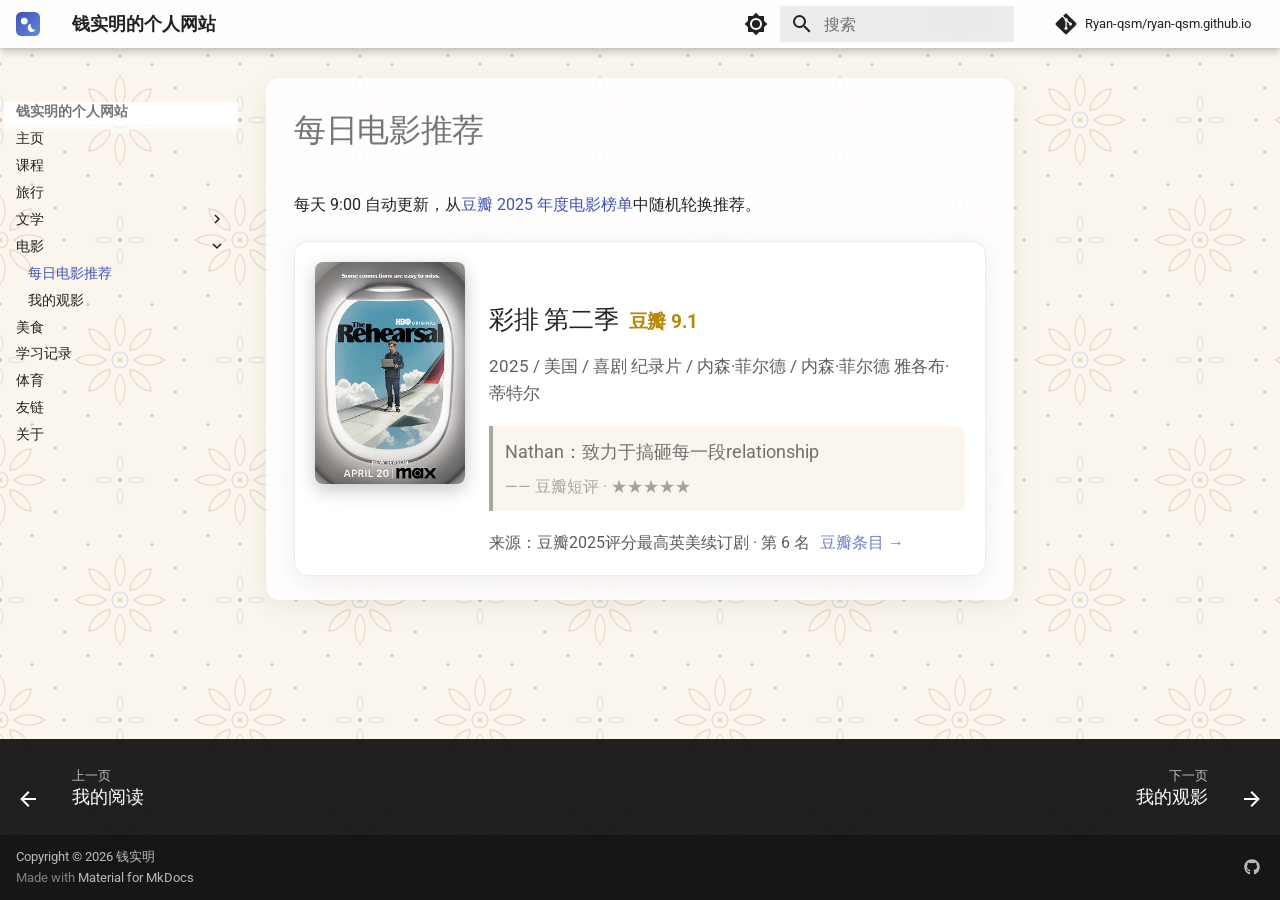
<file: movie/index.html>
<!DOCTYPE html><html lang="zh" class="no-js"><head>
    
      <meta charset="utf-8">
      <meta name="viewport" content="width=device-width,initial-scale=1">
      
        <meta name="description" content="钱实明的个人网站，记录学习笔记与生活分享">
      
      
        <meta name="author" content="钱实明">
      
      
        <link rel="canonical" href="https://ryan-qsm.github.io/movie/">
      
      
        <link rel="prev" href="../literature/reading/">
      
      
        <link rel="next" href="watching/">
      
      
        
      
      
      <link rel="icon" href="../assets/logo.svg">
      <meta name="generator" content="mkdocs-1.6.1, mkdocs-material-9.8.2">
    
    
      
        <title>每日电影推荐 - 钱实明的个人网站</title>
      
    
    
      <link rel="stylesheet" href="../assets/stylesheets/main.57a0d79d.min.css">
      
        
        <link rel="stylesheet" href="../assets/stylesheets/palette.fb2fffe2.min.css">
      
      


    
    
      
    
    
      
        
        
        <link rel="preconnect" href="https://fonts.gstatic.com" crossorigin="">
        <link rel="stylesheet" href="https://fonts.googleapis.com/css?family=Roboto:300,300i,400,400i,700,700i%7CRoboto+Mono:400,400i,700,700i&amp;display=fallback">
        <style>:root{--md-text-font:"Roboto";--md-code-font:"Roboto Mono"}</style>
      
    
    
      <link rel="stylesheet" href="../stylesheets/extra.css">
    
    <script>__md_scope=new URL("..",location),__md_hash=e=>[...e].reduce(((e,_)=>(e<<5)-e+_.charCodeAt(0)),0),__md_get=(e,_=localStorage,t=__md_scope)=>JSON.parse(_.getItem(t.pathname+"."+e)),__md_set=(e,_,t=localStorage,a=__md_scope)=>{try{t.setItem(a.pathname+"."+e,JSON.stringify(_))}catch(e){}}</script>
    
      

    
    
  <link href="../assets/stylesheets/glightbox.min.css" rel="stylesheet"><script src="../assets/javascripts/glightbox.min.js"></script><style id="glightbox-style">
            html.glightbox-open { overflow: initial; height: 100%; }
            .gslide-title { margin-top: 0px; user-select: text; }
            .gslide-desc { color: #666; user-select: text; }
            .gslide-image img { background: white; }
            .gscrollbar-fixer { padding-right: 15px; }
            .gdesc-inner { font-size: 0.75rem; }
            body[data-md-color-scheme="slate"] .gdesc-inner { background: var(--md-default-bg-color); }
            body[data-md-color-scheme="slate"] .gslide-title { color: var(--md-default-fg-color); }
            body[data-md-color-scheme="slate"] .gslide-desc { color: var(--md-default-fg-color); }
        </style></head>
  
  
    
    
      
    
    
    
    
    <body dir="ltr" data-md-color-scheme="default" data-md-color-primary="white" data-md-color-accent="white">
  
    
    <input class="md-toggle" data-md-toggle="drawer" type="checkbox" id="__drawer" autocomplete="off">
    <input class="md-toggle" data-md-toggle="search" type="checkbox" id="__search" autocomplete="off">
    <label class="md-overlay" for="__drawer"></label>
    <div data-md-component="skip">
      
        
        <a href="#_1" class="md-skip">
          跳转至
        </a>
      
    </div>
    <div data-md-component="announce">
      
    </div>
    
    
      

  

<header class="md-header md-header--shadow" data-md-component="header">
  <nav class="md-header__inner md-grid" aria-label="页眉">
    <a href=".." title="钱实明的个人网站" class="md-header__button md-logo" aria-label="钱实明的个人网站" data-md-component="logo">
      
  <img src="../assets/logo.svg" alt="logo">

    </a>
    <label class="md-header__button md-icon" for="__drawer">
      
      <svg xmlns="http://www.w3.org/2000/svg" viewBox="0 0 24 24"><path d="M3 6h18v2H3zm0 5h18v2H3zm0 5h18v2H3z"></path></svg>
    </label>
    <div class="md-header__title" data-md-component="header-title">
      <div class="md-header__ellipsis">
        <div class="md-header__topic">
          <span class="md-ellipsis">
            钱实明的个人网站
          </span>
        </div>
        <div class="md-header__topic" data-md-component="header-topic">
          <span class="md-ellipsis">
            
              每日电影推荐
            
          </span>
        </div>
      </div>
    </div>
    
      
        <form class="md-header__option" data-md-component="palette">
  
    
    
    
    <input class="md-option" data-md-color-media="(prefers-color-scheme: light)" data-md-color-scheme="default" data-md-color-primary="white" data-md-color-accent="white" aria-label="切换到深色模式" type="radio" name="__palette" id="__palette_0">
    
      <label class="md-header__button md-icon" title="切换到深色模式" for="__palette_1" hidden="">
        <svg xmlns="http://www.w3.org/2000/svg" viewBox="0 0 24 24"><path d="M12 8a4 4 0 0 0-4 4 4 4 0 0 0 4 4 4 4 0 0 0 4-4 4 4 0 0 0-4-4m0 10a6 6 0 0 1-6-6 6 6 0 0 1 6-6 6 6 0 0 1 6 6 6 6 0 0 1-6 6m8-9.31V4h-4.69L12 .69 8.69 4H4v4.69L.69 12 4 15.31V20h4.69L12 23.31 15.31 20H20v-4.69L23.31 12z"></path></svg>
      </label>
    
  
    
    
    
    <input class="md-option" data-md-color-media="(prefers-color-scheme: dark)" data-md-color-scheme="slate" data-md-color-primary="black" data-md-color-accent="white" aria-label="切换到浅色模式" type="radio" name="__palette" id="__palette_1">
    
      <label class="md-header__button md-icon" title="切换到浅色模式" for="__palette_0" hidden="">
        <svg xmlns="http://www.w3.org/2000/svg" viewBox="0 0 24 24"><path d="M12 18c-.89 0-1.74-.2-2.5-.55C11.56 16.5 13 14.42 13 12s-1.44-4.5-3.5-5.45C10.26 6.2 11.11 6 12 6a6 6 0 0 1 6 6 6 6 0 0 1-6 6m8-9.31V4h-4.69L12 .69 8.69 4H4v4.69L.69 12 4 15.31V20h4.69L12 23.31 15.31 20H20v-4.69L23.31 12z"></path></svg>
      </label>
    
  
</form>
      
    
    
      <script>var palette=__md_get("__palette");if(palette&&palette.color){if("(prefers-color-scheme)"===palette.color.media){var media=matchMedia("(prefers-color-scheme: light)"),input=document.querySelector(media.matches?"[data-md-color-media='(prefers-color-scheme: light)']":"[data-md-color-media='(prefers-color-scheme: dark)']");palette.color.media=input.getAttribute("data-md-color-media"),palette.color.scheme=input.getAttribute("data-md-color-scheme"),palette.color.primary=input.getAttribute("data-md-color-primary"),palette.color.accent=input.getAttribute("data-md-color-accent")}for(var[key,value]of Object.entries(palette.color))document.body.setAttribute("data-md-color-"+key,value)}</script>
    
    
    
      
      
        <label class="md-header__button md-icon" for="__search">
          
          <svg xmlns="http://www.w3.org/2000/svg" viewBox="0 0 24 24"><path d="M9.5 3A6.5 6.5 0 0 1 16 9.5c0 1.61-.59 3.09-1.56 4.23l.27.27h.79l5 5-1.5 1.5-5-5v-.79l-.27-.27A6.52 6.52 0 0 1 9.5 16 6.5 6.5 0 0 1 3 9.5 6.5 6.5 0 0 1 9.5 3m0 2C7 5 5 7 5 9.5S7 14 9.5 14 14 12 14 9.5 12 5 9.5 5"></path></svg>
        </label>
        <div class="md-search" data-md-component="search" role="dialog">
  <label class="md-search__overlay" for="__search"></label>
  <div class="md-search__inner" role="search">
    <form class="md-search__form" name="search">
      <input type="text" class="md-search__input" name="query" aria-label="搜索" placeholder="搜索" autocapitalize="off" autocorrect="off" autocomplete="off" spellcheck="false" data-md-component="search-query" required="">
      <label class="md-search__icon md-icon" for="__search">
        
        <svg xmlns="http://www.w3.org/2000/svg" viewBox="0 0 24 24"><path d="M9.5 3A6.5 6.5 0 0 1 16 9.5c0 1.61-.59 3.09-1.56 4.23l.27.27h.79l5 5-1.5 1.5-5-5v-.79l-.27-.27A6.52 6.52 0 0 1 9.5 16 6.5 6.5 0 0 1 3 9.5 6.5 6.5 0 0 1 9.5 3m0 2C7 5 5 7 5 9.5S7 14 9.5 14 14 12 14 9.5 12 5 9.5 5"></path></svg>
        
        <svg xmlns="http://www.w3.org/2000/svg" viewBox="0 0 24 24"><path d="M20 11v2H8l5.5 5.5-1.42 1.42L4.16 12l7.92-7.92L13.5 5.5 8 11z"></path></svg>
      </label>
      <nav class="md-search__options" aria-label="查找">
        
        <button type="reset" class="md-search__icon md-icon" title="清空当前内容" aria-label="清空当前内容" tabindex="-1">
          
          <svg xmlns="http://www.w3.org/2000/svg" viewBox="0 0 24 24"><path d="M19 6.41 17.59 5 12 10.59 6.41 5 5 6.41 10.59 12 5 17.59 6.41 19 12 13.41 17.59 19 19 17.59 13.41 12z"></path></svg>
        </button>
      </nav>
      
        <div class="md-search__suggest" data-md-component="search-suggest"></div>
      
    </form>
    <div class="md-search__output">
      <div class="md-search__scrollwrap" tabindex="0" data-md-scrollfix="">
        <div class="md-search-result" data-md-component="search-result">
          <div class="md-search-result__meta">
            正在初始化搜索引擎
          </div>
          <ol class="md-search-result__list" role="presentation"></ol>
        </div>
      </div>
    </div>
  </div>
</div>
      
    
    
      <div class="md-header__source">
        <a href="https://github.com/Ryan-qsm/ryan-qsm.github.io" title="前往仓库" class="md-source" data-md-component="source">
  <div class="md-source__icon md-icon">
    
    <svg xmlns="http://www.w3.org/2000/svg" viewBox="0 0 448 512"><!--! Font Awesome Free 7.1.0 by @fontawesome - https://fontawesome.com License - https://fontawesome.com/license/free (Icons: CC BY 4.0, Fonts: SIL OFL 1.1, Code: MIT License) Copyright 2025 Fonticons, Inc.--><path d="M439.6 236.1 244 40.5c-5.4-5.5-12.8-8.5-20.4-8.5s-15 3-20.4 8.4L162.5 81l51.5 51.5c27.1-9.1 52.7 16.8 43.4 43.7l49.7 49.7c34.2-11.8 61.2 31 35.5 56.7-26.5 26.5-70.2-2.9-56-37.3L240.3 199v121.9c25.3 12.5 22.3 41.8 9.1 55-6.4 6.4-15.2 10.1-24.3 10.1s-17.8-3.6-24.3-10.1c-17.6-17.6-11.1-46.9 11.2-56v-123c-20.8-8.5-24.6-30.7-18.6-45L142.6 101 8.5 235.1C3 240.6 0 247.9 0 255.5s3 15 8.5 20.4l195.6 195.7c5.4 5.4 12.7 8.4 20.4 8.4s15-3 20.4-8.4l194.7-194.7c5.4-5.4 8.4-12.8 8.4-20.4s-3-15-8.4-20.4"></path></svg>
  </div>
  <div class="md-source__repository">
    Ryan-qsm/ryan-qsm.github.io
  </div>
</a>
      </div>
    
  </nav>
  
</header>
    
    <div class="md-container" data-md-component="container">
      
      
        
          
        
      
      <main class="md-main" data-md-component="main">
        <div class="md-main__inner md-grid">
          
            
              
              <div class="md-sidebar md-sidebar--primary" data-md-component="sidebar" data-md-type="navigation">
                <div class="md-sidebar__scrollwrap">
                  <div class="md-sidebar__inner">
                    



<nav class="md-nav md-nav--primary" aria-label="导航栏" data-md-level="0">
  <label class="md-nav__title" for="__drawer">
    <a href=".." title="钱实明的个人网站" class="md-nav__button md-logo" aria-label="钱实明的个人网站" data-md-component="logo">
      
  <img src="../assets/logo.svg" alt="logo">

    </a>
    钱实明的个人网站
  </label>
  
    <div class="md-nav__source">
      <a href="https://github.com/Ryan-qsm/ryan-qsm.github.io" title="前往仓库" class="md-source" data-md-component="source">
  <div class="md-source__icon md-icon">
    
    <svg xmlns="http://www.w3.org/2000/svg" viewBox="0 0 448 512"><!--! Font Awesome Free 7.1.0 by @fontawesome - https://fontawesome.com License - https://fontawesome.com/license/free (Icons: CC BY 4.0, Fonts: SIL OFL 1.1, Code: MIT License) Copyright 2025 Fonticons, Inc.--><path d="M439.6 236.1 244 40.5c-5.4-5.5-12.8-8.5-20.4-8.5s-15 3-20.4 8.4L162.5 81l51.5 51.5c27.1-9.1 52.7 16.8 43.4 43.7l49.7 49.7c34.2-11.8 61.2 31 35.5 56.7-26.5 26.5-70.2-2.9-56-37.3L240.3 199v121.9c25.3 12.5 22.3 41.8 9.1 55-6.4 6.4-15.2 10.1-24.3 10.1s-17.8-3.6-24.3-10.1c-17.6-17.6-11.1-46.9 11.2-56v-123c-20.8-8.5-24.6-30.7-18.6-45L142.6 101 8.5 235.1C3 240.6 0 247.9 0 255.5s3 15 8.5 20.4l195.6 195.7c5.4 5.4 12.7 8.4 20.4 8.4s15-3 20.4-8.4l194.7-194.7c5.4-5.4 8.4-12.8 8.4-20.4s-3-15-8.4-20.4"></path></svg>
  </div>
  <div class="md-source__repository">
    Ryan-qsm/ryan-qsm.github.io
  </div>
</a>
    </div>
  
  <ul class="md-nav__list" data-md-scrollfix="">
    
      
      
  
  
  
  
    <li class="md-nav__item">
      <a href=".." class="md-nav__link">
        
  
  
  <span class="md-ellipsis">
    
  
    主页
  

    
  </span>
  
  

      </a>
    </li>
  

    
      
      
  
  
  
  
    <li class="md-nav__item">
      <a href="../course/" class="md-nav__link">
        
  
  
  <span class="md-ellipsis">
    
  
    课程
  

    
  </span>
  
  

      </a>
    </li>
  

    
      
      
  
  
  
  
    <li class="md-nav__item">
      <a href="../travel/" class="md-nav__link">
        
  
  
  <span class="md-ellipsis">
    
  
    旅行
  

    
  </span>
  
  

      </a>
    </li>
  

    
      
      
  
  
  
  
    
    
    
    
    
    <li class="md-nav__item md-nav__item--nested">
      
        
        
        <input class="md-nav__toggle md-toggle " type="checkbox" id="__nav_4">
        
          
          <label class="md-nav__link" for="__nav_4" id="__nav_4_label" tabindex="0">
            
  
  
  <span class="md-ellipsis">
    
  
    文学
  

    
  </span>
  
  

            <span class="md-nav__icon md-icon"></span>
          </label>
        
        <nav class="md-nav" data-md-level="1" aria-labelledby="__nav_4_label" aria-expanded="false">
          <label class="md-nav__title" for="__nav_4">
            <span class="md-nav__icon md-icon"></span>
            
  
    文学
  

          </label>
          <ul class="md-nav__list" data-md-scrollfix="">
            
              
                
  
  
  
  
    <li class="md-nav__item">
      <a href="../literature/" class="md-nav__link">
        
  
  
  <span class="md-ellipsis">
    
  
    每日书籍推荐
  

    
  </span>
  
  

      </a>
    </li>
  

              
            
              
                
  
  
  
  
    <li class="md-nav__item">
      <a href="../literature/reading/" class="md-nav__link">
        
  
  
  <span class="md-ellipsis">
    
  
    我的阅读
  

    
  </span>
  
  

      </a>
    </li>
  

              
            
          </ul>
        </nav>
      
    </li>
  

    
      
      
  
  
    
  
  
  
    
    
    
    
    
    <li class="md-nav__item md-nav__item--active md-nav__item--nested">
      
        
        
        <input class="md-nav__toggle md-toggle " type="checkbox" id="__nav_5" checked="">
        
          
          <label class="md-nav__link" for="__nav_5" id="__nav_5_label" tabindex="0">
            
  
  
  <span class="md-ellipsis">
    
  
    电影
  

    
  </span>
  
  

            <span class="md-nav__icon md-icon"></span>
          </label>
        
        <nav class="md-nav" data-md-level="1" aria-labelledby="__nav_5_label" aria-expanded="true">
          <label class="md-nav__title" for="__nav_5">
            <span class="md-nav__icon md-icon"></span>
            
  
    电影
  

          </label>
          <ul class="md-nav__list" data-md-scrollfix="">
            
              
                
  
  
    
  
  
  
    <li class="md-nav__item md-nav__item--active">
      
      <input class="md-nav__toggle md-toggle" type="checkbox" id="__toc">
      
      
        
      
      
      <a href="./" class="md-nav__link md-nav__link--active">
        
  
  
  <span class="md-ellipsis">
    
  
    每日电影推荐
  

    
  </span>
  
  

      </a>
      
    </li>
  

              
            
              
                
  
  
  
  
    <li class="md-nav__item">
      <a href="watching/" class="md-nav__link">
        
  
  
  <span class="md-ellipsis">
    
  
    我的观影
  

    
  </span>
  
  

      </a>
    </li>
  

              
            
          </ul>
        </nav>
      
    </li>
  

    
      
      
  
  
  
  
    <li class="md-nav__item">
      <a href="../food/" class="md-nav__link">
        
  
  
  <span class="md-ellipsis">
    
  
    美食
  

    
  </span>
  
  

      </a>
    </li>
  

    
      
      
  
  
  
  
    <li class="md-nav__item">
      <a href="../study/" class="md-nav__link">
        
  
  
  <span class="md-ellipsis">
    
  
    学习记录
  

    
  </span>
  
  

      </a>
    </li>
  

    
      
      
  
  
  
  
    <li class="md-nav__item">
      <a href="../sports/" class="md-nav__link">
        
  
  
  <span class="md-ellipsis">
    
  
    体育
  

    
  </span>
  
  

      </a>
    </li>
  

    
      
      
  
  
  
  
    <li class="md-nav__item">
      <a href="../friends/" class="md-nav__link">
        
  
  
  <span class="md-ellipsis">
    
  
    友链
  

    
  </span>
  
  

      </a>
    </li>
  

    
      
      
  
  
  
  
    <li class="md-nav__item">
      <a href="../about/" class="md-nav__link">
        
  
  
  <span class="md-ellipsis">
    
  
    关于
  

    
  </span>
  
  

      </a>
    </li>
  

    
  </ul>
</nav>
                  </div>
                </div>
              </div>
            
            
              
              <div class="md-sidebar md-sidebar--secondary" data-md-component="sidebar" data-md-type="toc">
                <div class="md-sidebar__scrollwrap">
                  <div class="md-sidebar__inner">
                    

<nav class="md-nav md-nav--secondary" aria-label="目录">
  
  
  
    
  
  
</nav>
                  </div>
                </div>
              </div>
            
          
          
            <div class="md-content" data-md-component="content">
              
              <article class="md-content__inner md-typeset">
                
                  


  
  


<h1 id="_1">每日电影推荐<a class="headerlink" href="#_1" title="Permanent link">¶</a></h1>
<p>每天 9:00 自动更新，从<a href="https://movie.douban.com/annual/2025/?fullscreen=1&amp;dt_from=movie_navigation">豆瓣 2025 年度电影榜单</a>中随机轮换推荐。</p>
<div class="daily-pick" data-kind="movie">
  <p class="daily-pick__loading">正在加载今日推荐…</p>
</div>












                
              </article>
            </div>
          
          
<script>var target=document.getElementById(location.hash.slice(1));target&&target.name&&(target.checked=target.name.startsWith("__tabbed_"))</script>
        </div>
        
          <button type="button" class="md-top md-icon" data-md-component="top" hidden="">
  
  <svg xmlns="http://www.w3.org/2000/svg" viewBox="0 0 24 24"><path d="M13 20h-2V8l-5.5 5.5-1.42-1.42L12 4.16l7.92 7.92-1.42 1.42L13 8z"></path></svg>
  回到页面顶部
</button>
        
      </main>
      
        <footer class="md-footer">
  
    
      
      <nav class="md-footer__inner md-grid" aria-label="页脚">
        
          
          <a href="../literature/reading/" class="md-footer__link md-footer__link--prev" aria-label="上一页: 我的阅读">
            <div class="md-footer__button md-icon">
              
              <svg xmlns="http://www.w3.org/2000/svg" viewBox="0 0 24 24"><path d="M20 11v2H8l5.5 5.5-1.42 1.42L4.16 12l7.92-7.92L13.5 5.5 8 11z"></path></svg>
            </div>
            <div class="md-footer__title">
              <span class="md-footer__direction">
                上一页
              </span>
              <div class="md-ellipsis">
                我的阅读
              </div>
            </div>
          </a>
        
        
          
          <a href="watching/" class="md-footer__link md-footer__link--next" aria-label="下一页: 我的观影">
            <div class="md-footer__title">
              <span class="md-footer__direction">
                下一页
              </span>
              <div class="md-ellipsis">
                我的观影
              </div>
            </div>
            <div class="md-footer__button md-icon">
              
              <svg xmlns="http://www.w3.org/2000/svg" viewBox="0 0 24 24"><path d="M4 11v2h12l-5.5 5.5 1.42 1.42L19.84 12l-7.92-7.92L10.5 5.5 16 11z"></path></svg>
            </div>
          </a>
        
      </nav>
    
  
  <div class="md-footer-meta md-typeset">
    <div class="md-footer-meta__inner md-grid">
      <div class="md-copyright">
  
    <div class="md-copyright__highlight">
      Copyright © 2026 钱实明
    </div>
  
  
    Made with
    <a href="https://squidfunk.github.io/mkdocs-material/" target="_blank" rel="noopener">
      Material for MkDocs
    </a>
  
</div>
      
        
<div class="md-social">
  
    
    
    
    
    <a href="https://github.com/Ryan-qsm" target="_blank" rel="noopener" title="GitHub" class="md-social__link">
      <svg xmlns="http://www.w3.org/2000/svg" viewBox="0 0 512 512"><!--! Font Awesome Free 7.1.0 by @fontawesome - https://fontawesome.com License - https://fontawesome.com/license/free (Icons: CC BY 4.0, Fonts: SIL OFL 1.1, Code: MIT License) Copyright 2025 Fonticons, Inc.--><path d="M173.9 397.4c0 2-2.3 3.6-5.2 3.6-3.3.3-5.6-1.3-5.6-3.6 0-2 2.3-3.6 5.2-3.6 3-.3 5.6 1.3 5.6 3.6m-31.1-4.5c-.7 2 1.3 4.3 4.3 4.9 2.6 1 5.6 0 6.2-2s-1.3-4.3-4.3-5.2c-2.6-.7-5.5.3-6.2 2.3m44.2-1.7c-2.9.7-4.9 2.6-4.6 4.9.3 2 2.9 3.3 5.9 2.6 2.9-.7 4.9-2.6 4.6-4.6-.3-1.9-3-3.2-5.9-2.9M252.8 8C114.1 8 8 113.3 8 252c0 110.9 69.8 205.8 169.5 239.2 12.8 2.3 17.3-5.6 17.3-12.1 0-6.2-.3-40.4-.3-61.4 0 0-70 15-84.7-29.8 0 0-11.4-29.1-27.8-36.6 0 0-22.9-15.7 1.6-15.4 0 0 24.9 2 38.6 25.8 21.9 38.6 58.6 27.5 72.9 20.9 2.3-16 8.8-27.1 16-33.7-55.9-6.2-112.3-14.3-112.3-110.5 0-27.5 7.6-41.3 23.6-58.9-2.6-6.5-11.1-33.3 2.6-67.9 20.9-6.5 69 27 69 27 20-5.6 41.5-8.5 62.8-8.5s42.8 2.9 62.8 8.5c0 0 48.1-33.6 69-27 13.7 34.7 5.2 61.4 2.6 67.9 16 17.7 25.8 31.5 25.8 58.9 0 96.5-58.9 104.2-114.8 110.5 9.2 7.9 17 22.9 17 46.4 0 33.7-.3 75.4-.3 83.6 0 6.5 4.6 14.4 17.3 12.1C436.2 457.8 504 362.9 504 252 504 113.3 391.5 8 252.8 8M105.2 352.9c-1.3 1-1 3.3.7 5.2 1.6 1.6 3.9 2.3 5.2 1 1.3-1 1-3.3-.7-5.2-1.6-1.6-3.9-2.3-5.2-1m-10.8-8.1c-.7 1.3.3 2.9 2.3 3.9 1.6 1 3.6.7 4.3-.7.7-1.3-.3-2.9-2.3-3.9-2-.6-3.6-.3-4.3.7m32.4 35.6c-1.6 1.3-1 4.3 1.3 6.2 2.3 2.3 5.2 2.6 6.5 1 1.3-1.3.7-4.3-1.3-6.2-2.2-2.3-5.2-2.6-6.5-1m-11.4-14.7c-1.6 1-1.6 3.6 0 5.9s4.3 3.3 5.6 2.3c1.6-1.3 1.6-3.9 0-6.2-1.4-2.3-4-3.3-5.6-2"></path></svg>
    </a>
  
</div>
      
    </div>
  </div>
</footer>
      
    </div>
    <div class="md-dialog" data-md-component="dialog">
      <div class="md-dialog__inner md-typeset"></div>
    </div>
    
      <div class="md-progress" data-md-component="progress" role="progressbar"></div>
    
    
    
      
      
      <script id="__config" type="application/json">{"annotate": null, "base": "..", "features": ["navigation.top", "navigation.instant", "navigation.instant.progress", "navigation.footer", "search.suggest", "search.highlight", "toc.follow", "content.code.copy", "content.tooltips"], "search": "../assets/javascripts/workers/search.a7633da7.min.js", "tags": null, "translations": {"clipboard.copied": "\u5df2\u590d\u5236", "clipboard.copy": "\u590d\u5236", "search.result.more.one": "\u5728\u8be5\u9875\u4e0a\u8fd8\u6709 1 \u4e2a\u7b26\u5408\u6761\u4ef6\u7684\u7ed3\u679c", "search.result.more.other": "\u5728\u8be5\u9875\u4e0a\u8fd8\u6709 # \u4e2a\u7b26\u5408\u6761\u4ef6\u7684\u7ed3\u679c", "search.result.none": "\u6ca1\u6709\u627e\u5230\u7b26\u5408\u6761\u4ef6\u7684\u7ed3\u679c", "search.result.one": "\u627e\u5230 1 \u4e2a\u7b26\u5408\u6761\u4ef6\u7684\u7ed3\u679c", "search.result.other": "# \u4e2a\u7b26\u5408\u6761\u4ef6\u7684\u7ed3\u679c", "search.result.placeholder": "\u952e\u5165\u4ee5\u5f00\u59cb\u641c\u7d22", "search.result.term.missing": "\u7f3a\u5c11", "select.version": "\u9009\u62e9\u5f53\u524d\u7248\u672c"}, "version": null}</script>
    
    
      <script src="../assets/javascripts/bundle.a5f9d56c.min.js"></script>
      
        <script src="../javascripts/hero-bg.js"></script>
      
        <script src="../javascripts/daily-pick.js"></script>
      
    
  
<script id="init-glightbox">const lightbox = GLightbox({"touchNavigation": true, "loop": false, "zoomable": true, "draggable": true, "openEffect": "zoom", "closeEffect": "zoom", "slideEffect": "slide"});
document$.subscribe(()=>{ lightbox.reload(); });
</script></body></html>
</file>
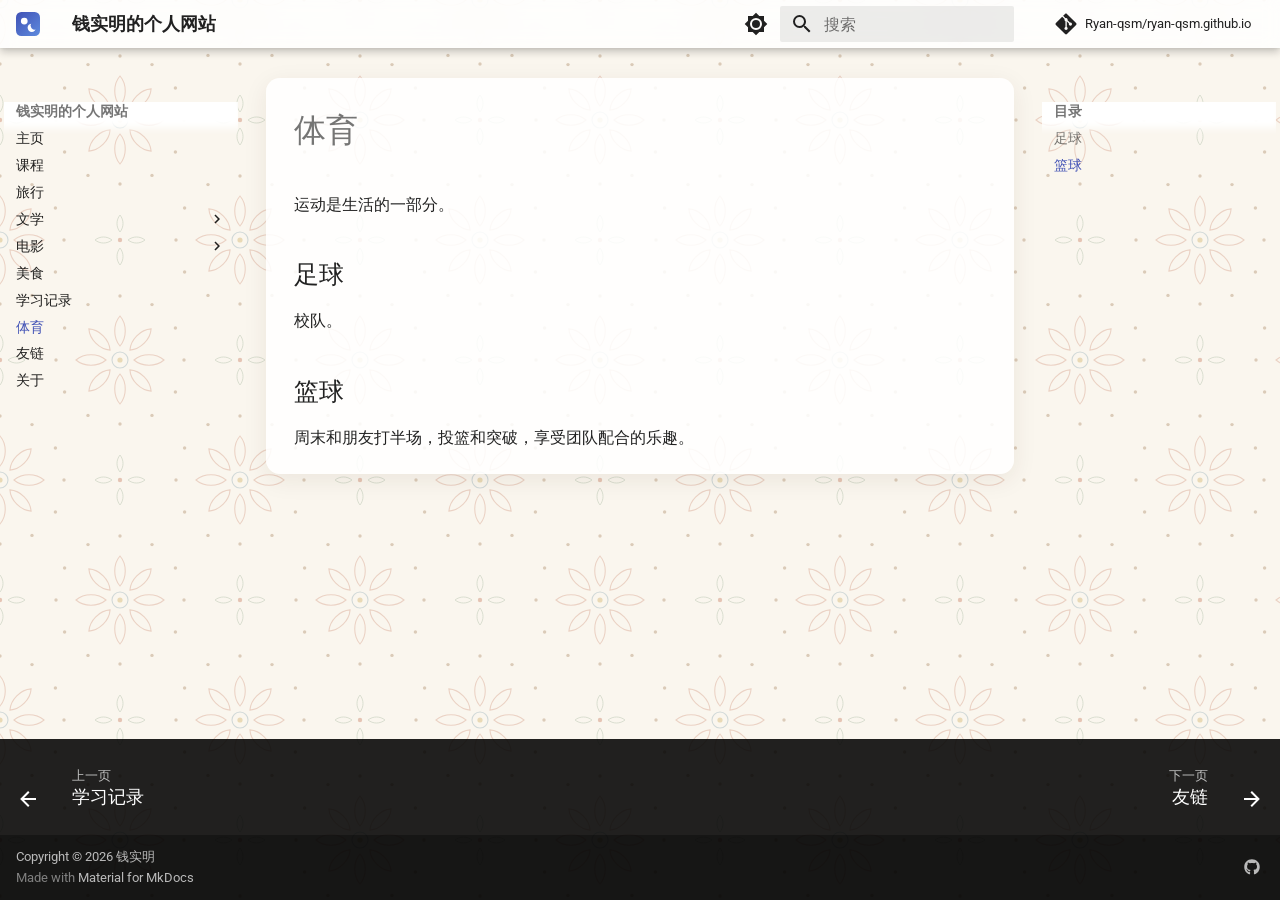
<file: sports/index.html>
<!DOCTYPE html><html lang="zh" class="no-js"><head>
    
      <meta charset="utf-8">
      <meta name="viewport" content="width=device-width,initial-scale=1">
      
        <meta name="description" content="钱实明的个人网站，记录学习笔记与生活分享">
      
      
        <meta name="author" content="钱实明">
      
      
        <link rel="canonical" href="https://ryan-qsm.github.io/sports/">
      
      
        <link rel="prev" href="../study/">
      
      
        <link rel="next" href="../friends/">
      
      
        
      
      
      <link rel="icon" href="../assets/logo.svg">
      <meta name="generator" content="mkdocs-1.6.1, mkdocs-material-9.8.2">
    
    
      
        <title>体育 - 钱实明的个人网站</title>
      
    
    
      <link rel="stylesheet" href="../assets/stylesheets/main.57a0d79d.min.css">
      
        
        <link rel="stylesheet" href="../assets/stylesheets/palette.fb2fffe2.min.css">
      
      


    
    
      
    
    
      
        
        
        <link rel="preconnect" href="https://fonts.gstatic.com" crossorigin="">
        <link rel="stylesheet" href="https://fonts.googleapis.com/css?family=Roboto:300,300i,400,400i,700,700i%7CRoboto+Mono:400,400i,700,700i&amp;display=fallback">
        <style>:root{--md-text-font:"Roboto";--md-code-font:"Roboto Mono"}</style>
      
    
    
      <link rel="stylesheet" href="../stylesheets/extra.css">
    
    <script>__md_scope=new URL("..",location),__md_hash=e=>[...e].reduce(((e,_)=>(e<<5)-e+_.charCodeAt(0)),0),__md_get=(e,_=localStorage,t=__md_scope)=>JSON.parse(_.getItem(t.pathname+"."+e)),__md_set=(e,_,t=localStorage,a=__md_scope)=>{try{t.setItem(a.pathname+"."+e,JSON.stringify(_))}catch(e){}}</script>
    
      

    
    
  <link href="../assets/stylesheets/glightbox.min.css" rel="stylesheet"><script src="../assets/javascripts/glightbox.min.js"></script><style id="glightbox-style">
            html.glightbox-open { overflow: initial; height: 100%; }
            .gslide-title { margin-top: 0px; user-select: text; }
            .gslide-desc { color: #666; user-select: text; }
            .gslide-image img { background: white; }
            .gscrollbar-fixer { padding-right: 15px; }
            .gdesc-inner { font-size: 0.75rem; }
            body[data-md-color-scheme="slate"] .gdesc-inner { background: var(--md-default-bg-color); }
            body[data-md-color-scheme="slate"] .gslide-title { color: var(--md-default-fg-color); }
            body[data-md-color-scheme="slate"] .gslide-desc { color: var(--md-default-fg-color); }
        </style></head>
  
  
    
    
      
    
    
    
    
    <body dir="ltr" data-md-color-scheme="default" data-md-color-primary="white" data-md-color-accent="white">
  
    
    <input class="md-toggle" data-md-toggle="drawer" type="checkbox" id="__drawer" autocomplete="off">
    <input class="md-toggle" data-md-toggle="search" type="checkbox" id="__search" autocomplete="off">
    <label class="md-overlay" for="__drawer"></label>
    <div data-md-component="skip">
      
        
        <a href="#_1" class="md-skip">
          跳转至
        </a>
      
    </div>
    <div data-md-component="announce">
      
    </div>
    
    
      

  

<header class="md-header md-header--shadow" data-md-component="header">
  <nav class="md-header__inner md-grid" aria-label="页眉">
    <a href=".." title="钱实明的个人网站" class="md-header__button md-logo" aria-label="钱实明的个人网站" data-md-component="logo">
      
  <img src="../assets/logo.svg" alt="logo">

    </a>
    <label class="md-header__button md-icon" for="__drawer">
      
      <svg xmlns="http://www.w3.org/2000/svg" viewBox="0 0 24 24"><path d="M3 6h18v2H3zm0 5h18v2H3zm0 5h18v2H3z"></path></svg>
    </label>
    <div class="md-header__title" data-md-component="header-title">
      <div class="md-header__ellipsis">
        <div class="md-header__topic">
          <span class="md-ellipsis">
            钱实明的个人网站
          </span>
        </div>
        <div class="md-header__topic" data-md-component="header-topic">
          <span class="md-ellipsis">
            
              体育
            
          </span>
        </div>
      </div>
    </div>
    
      
        <form class="md-header__option" data-md-component="palette">
  
    
    
    
    <input class="md-option" data-md-color-media="(prefers-color-scheme: light)" data-md-color-scheme="default" data-md-color-primary="white" data-md-color-accent="white" aria-label="切换到深色模式" type="radio" name="__palette" id="__palette_0">
    
      <label class="md-header__button md-icon" title="切换到深色模式" for="__palette_1" hidden="">
        <svg xmlns="http://www.w3.org/2000/svg" viewBox="0 0 24 24"><path d="M12 8a4 4 0 0 0-4 4 4 4 0 0 0 4 4 4 4 0 0 0 4-4 4 4 0 0 0-4-4m0 10a6 6 0 0 1-6-6 6 6 0 0 1 6-6 6 6 0 0 1 6 6 6 6 0 0 1-6 6m8-9.31V4h-4.69L12 .69 8.69 4H4v4.69L.69 12 4 15.31V20h4.69L12 23.31 15.31 20H20v-4.69L23.31 12z"></path></svg>
      </label>
    
  
    
    
    
    <input class="md-option" data-md-color-media="(prefers-color-scheme: dark)" data-md-color-scheme="slate" data-md-color-primary="black" data-md-color-accent="white" aria-label="切换到浅色模式" type="radio" name="__palette" id="__palette_1">
    
      <label class="md-header__button md-icon" title="切换到浅色模式" for="__palette_0" hidden="">
        <svg xmlns="http://www.w3.org/2000/svg" viewBox="0 0 24 24"><path d="M12 18c-.89 0-1.74-.2-2.5-.55C11.56 16.5 13 14.42 13 12s-1.44-4.5-3.5-5.45C10.26 6.2 11.11 6 12 6a6 6 0 0 1 6 6 6 6 0 0 1-6 6m8-9.31V4h-4.69L12 .69 8.69 4H4v4.69L.69 12 4 15.31V20h4.69L12 23.31 15.31 20H20v-4.69L23.31 12z"></path></svg>
      </label>
    
  
</form>
      
    
    
      <script>var palette=__md_get("__palette");if(palette&&palette.color){if("(prefers-color-scheme)"===palette.color.media){var media=matchMedia("(prefers-color-scheme: light)"),input=document.querySelector(media.matches?"[data-md-color-media='(prefers-color-scheme: light)']":"[data-md-color-media='(prefers-color-scheme: dark)']");palette.color.media=input.getAttribute("data-md-color-media"),palette.color.scheme=input.getAttribute("data-md-color-scheme"),palette.color.primary=input.getAttribute("data-md-color-primary"),palette.color.accent=input.getAttribute("data-md-color-accent")}for(var[key,value]of Object.entries(palette.color))document.body.setAttribute("data-md-color-"+key,value)}</script>
    
    
    
      
      
        <label class="md-header__button md-icon" for="__search">
          
          <svg xmlns="http://www.w3.org/2000/svg" viewBox="0 0 24 24"><path d="M9.5 3A6.5 6.5 0 0 1 16 9.5c0 1.61-.59 3.09-1.56 4.23l.27.27h.79l5 5-1.5 1.5-5-5v-.79l-.27-.27A6.52 6.52 0 0 1 9.5 16 6.5 6.5 0 0 1 3 9.5 6.5 6.5 0 0 1 9.5 3m0 2C7 5 5 7 5 9.5S7 14 9.5 14 14 12 14 9.5 12 5 9.5 5"></path></svg>
        </label>
        <div class="md-search" data-md-component="search" role="dialog">
  <label class="md-search__overlay" for="__search"></label>
  <div class="md-search__inner" role="search">
    <form class="md-search__form" name="search">
      <input type="text" class="md-search__input" name="query" aria-label="搜索" placeholder="搜索" autocapitalize="off" autocorrect="off" autocomplete="off" spellcheck="false" data-md-component="search-query" required="">
      <label class="md-search__icon md-icon" for="__search">
        
        <svg xmlns="http://www.w3.org/2000/svg" viewBox="0 0 24 24"><path d="M9.5 3A6.5 6.5 0 0 1 16 9.5c0 1.61-.59 3.09-1.56 4.23l.27.27h.79l5 5-1.5 1.5-5-5v-.79l-.27-.27A6.52 6.52 0 0 1 9.5 16 6.5 6.5 0 0 1 3 9.5 6.5 6.5 0 0 1 9.5 3m0 2C7 5 5 7 5 9.5S7 14 9.5 14 14 12 14 9.5 12 5 9.5 5"></path></svg>
        
        <svg xmlns="http://www.w3.org/2000/svg" viewBox="0 0 24 24"><path d="M20 11v2H8l5.5 5.5-1.42 1.42L4.16 12l7.92-7.92L13.5 5.5 8 11z"></path></svg>
      </label>
      <nav class="md-search__options" aria-label="查找">
        
        <button type="reset" class="md-search__icon md-icon" title="清空当前内容" aria-label="清空当前内容" tabindex="-1">
          
          <svg xmlns="http://www.w3.org/2000/svg" viewBox="0 0 24 24"><path d="M19 6.41 17.59 5 12 10.59 6.41 5 5 6.41 10.59 12 5 17.59 6.41 19 12 13.41 17.59 19 19 17.59 13.41 12z"></path></svg>
        </button>
      </nav>
      
        <div class="md-search__suggest" data-md-component="search-suggest"></div>
      
    </form>
    <div class="md-search__output">
      <div class="md-search__scrollwrap" tabindex="0" data-md-scrollfix="">
        <div class="md-search-result" data-md-component="search-result">
          <div class="md-search-result__meta">
            正在初始化搜索引擎
          </div>
          <ol class="md-search-result__list" role="presentation"></ol>
        </div>
      </div>
    </div>
  </div>
</div>
      
    
    
      <div class="md-header__source">
        <a href="https://github.com/Ryan-qsm/ryan-qsm.github.io" title="前往仓库" class="md-source" data-md-component="source">
  <div class="md-source__icon md-icon">
    
    <svg xmlns="http://www.w3.org/2000/svg" viewBox="0 0 448 512"><!--! Font Awesome Free 7.1.0 by @fontawesome - https://fontawesome.com License - https://fontawesome.com/license/free (Icons: CC BY 4.0, Fonts: SIL OFL 1.1, Code: MIT License) Copyright 2025 Fonticons, Inc.--><path d="M439.6 236.1 244 40.5c-5.4-5.5-12.8-8.5-20.4-8.5s-15 3-20.4 8.4L162.5 81l51.5 51.5c27.1-9.1 52.7 16.8 43.4 43.7l49.7 49.7c34.2-11.8 61.2 31 35.5 56.7-26.5 26.5-70.2-2.9-56-37.3L240.3 199v121.9c25.3 12.5 22.3 41.8 9.1 55-6.4 6.4-15.2 10.1-24.3 10.1s-17.8-3.6-24.3-10.1c-17.6-17.6-11.1-46.9 11.2-56v-123c-20.8-8.5-24.6-30.7-18.6-45L142.6 101 8.5 235.1C3 240.6 0 247.9 0 255.5s3 15 8.5 20.4l195.6 195.7c5.4 5.4 12.7 8.4 20.4 8.4s15-3 20.4-8.4l194.7-194.7c5.4-5.4 8.4-12.8 8.4-20.4s-3-15-8.4-20.4"></path></svg>
  </div>
  <div class="md-source__repository">
    Ryan-qsm/ryan-qsm.github.io
  </div>
</a>
      </div>
    
  </nav>
  
</header>
    
    <div class="md-container" data-md-component="container">
      
      
        
          
        
      
      <main class="md-main" data-md-component="main">
        <div class="md-main__inner md-grid">
          
            
              
              <div class="md-sidebar md-sidebar--primary" data-md-component="sidebar" data-md-type="navigation">
                <div class="md-sidebar__scrollwrap">
                  <div class="md-sidebar__inner">
                    



<nav class="md-nav md-nav--primary" aria-label="导航栏" data-md-level="0">
  <label class="md-nav__title" for="__drawer">
    <a href=".." title="钱实明的个人网站" class="md-nav__button md-logo" aria-label="钱实明的个人网站" data-md-component="logo">
      
  <img src="../assets/logo.svg" alt="logo">

    </a>
    钱实明的个人网站
  </label>
  
    <div class="md-nav__source">
      <a href="https://github.com/Ryan-qsm/ryan-qsm.github.io" title="前往仓库" class="md-source" data-md-component="source">
  <div class="md-source__icon md-icon">
    
    <svg xmlns="http://www.w3.org/2000/svg" viewBox="0 0 448 512"><!--! Font Awesome Free 7.1.0 by @fontawesome - https://fontawesome.com License - https://fontawesome.com/license/free (Icons: CC BY 4.0, Fonts: SIL OFL 1.1, Code: MIT License) Copyright 2025 Fonticons, Inc.--><path d="M439.6 236.1 244 40.5c-5.4-5.5-12.8-8.5-20.4-8.5s-15 3-20.4 8.4L162.5 81l51.5 51.5c27.1-9.1 52.7 16.8 43.4 43.7l49.7 49.7c34.2-11.8 61.2 31 35.5 56.7-26.5 26.5-70.2-2.9-56-37.3L240.3 199v121.9c25.3 12.5 22.3 41.8 9.1 55-6.4 6.4-15.2 10.1-24.3 10.1s-17.8-3.6-24.3-10.1c-17.6-17.6-11.1-46.9 11.2-56v-123c-20.8-8.5-24.6-30.7-18.6-45L142.6 101 8.5 235.1C3 240.6 0 247.9 0 255.5s3 15 8.5 20.4l195.6 195.7c5.4 5.4 12.7 8.4 20.4 8.4s15-3 20.4-8.4l194.7-194.7c5.4-5.4 8.4-12.8 8.4-20.4s-3-15-8.4-20.4"></path></svg>
  </div>
  <div class="md-source__repository">
    Ryan-qsm/ryan-qsm.github.io
  </div>
</a>
    </div>
  
  <ul class="md-nav__list" data-md-scrollfix="">
    
      
      
  
  
  
  
    <li class="md-nav__item">
      <a href=".." class="md-nav__link">
        
  
  
  <span class="md-ellipsis">
    
  
    主页
  

    
  </span>
  
  

      </a>
    </li>
  

    
      
      
  
  
  
  
    <li class="md-nav__item">
      <a href="../course/" class="md-nav__link">
        
  
  
  <span class="md-ellipsis">
    
  
    课程
  

    
  </span>
  
  

      </a>
    </li>
  

    
      
      
  
  
  
  
    <li class="md-nav__item">
      <a href="../travel/" class="md-nav__link">
        
  
  
  <span class="md-ellipsis">
    
  
    旅行
  

    
  </span>
  
  

      </a>
    </li>
  

    
      
      
  
  
  
  
    
    
    
    
    
    <li class="md-nav__item md-nav__item--nested">
      
        
        
        <input class="md-nav__toggle md-toggle " type="checkbox" id="__nav_4">
        
          
          <label class="md-nav__link" for="__nav_4" id="__nav_4_label" tabindex="0">
            
  
  
  <span class="md-ellipsis">
    
  
    文学
  

    
  </span>
  
  

            <span class="md-nav__icon md-icon"></span>
          </label>
        
        <nav class="md-nav" data-md-level="1" aria-labelledby="__nav_4_label" aria-expanded="false">
          <label class="md-nav__title" for="__nav_4">
            <span class="md-nav__icon md-icon"></span>
            
  
    文学
  

          </label>
          <ul class="md-nav__list" data-md-scrollfix="">
            
              
                
  
  
  
  
    <li class="md-nav__item">
      <a href="../literature/" class="md-nav__link">
        
  
  
  <span class="md-ellipsis">
    
  
    每日书籍推荐
  

    
  </span>
  
  

      </a>
    </li>
  

              
            
              
                
  
  
  
  
    <li class="md-nav__item">
      <a href="../literature/reading/" class="md-nav__link">
        
  
  
  <span class="md-ellipsis">
    
  
    我的阅读
  

    
  </span>
  
  

      </a>
    </li>
  

              
            
          </ul>
        </nav>
      
    </li>
  

    
      
      
  
  
  
  
    
    
    
    
    
    <li class="md-nav__item md-nav__item--nested">
      
        
        
        <input class="md-nav__toggle md-toggle " type="checkbox" id="__nav_5">
        
          
          <label class="md-nav__link" for="__nav_5" id="__nav_5_label" tabindex="0">
            
  
  
  <span class="md-ellipsis">
    
  
    电影
  

    
  </span>
  
  

            <span class="md-nav__icon md-icon"></span>
          </label>
        
        <nav class="md-nav" data-md-level="1" aria-labelledby="__nav_5_label" aria-expanded="false">
          <label class="md-nav__title" for="__nav_5">
            <span class="md-nav__icon md-icon"></span>
            
  
    电影
  

          </label>
          <ul class="md-nav__list" data-md-scrollfix="">
            
              
                
  
  
  
  
    <li class="md-nav__item">
      <a href="../movie/" class="md-nav__link">
        
  
  
  <span class="md-ellipsis">
    
  
    每日电影推荐
  

    
  </span>
  
  

      </a>
    </li>
  

              
            
              
                
  
  
  
  
    <li class="md-nav__item">
      <a href="../movie/watching/" class="md-nav__link">
        
  
  
  <span class="md-ellipsis">
    
  
    我的观影
  

    
  </span>
  
  

      </a>
    </li>
  

              
            
          </ul>
        </nav>
      
    </li>
  

    
      
      
  
  
  
  
    <li class="md-nav__item">
      <a href="../food/" class="md-nav__link">
        
  
  
  <span class="md-ellipsis">
    
  
    美食
  

    
  </span>
  
  

      </a>
    </li>
  

    
      
      
  
  
  
  
    <li class="md-nav__item">
      <a href="../study/" class="md-nav__link">
        
  
  
  <span class="md-ellipsis">
    
  
    学习记录
  

    
  </span>
  
  

      </a>
    </li>
  

    
      
      
  
  
    
  
  
  
    <li class="md-nav__item md-nav__item--active">
      
      <input class="md-nav__toggle md-toggle" type="checkbox" id="__toc">
      
      
        
      
      
        <label class="md-nav__link md-nav__link--active" for="__toc">
          
  
  
  <span class="md-ellipsis">
    
  
    体育
  

    
  </span>
  
  

          <span class="md-nav__icon md-icon"></span>
        </label>
      
      <a href="./" class="md-nav__link md-nav__link--active">
        
  
  
  <span class="md-ellipsis">
    
  
    体育
  

    
  </span>
  
  

      </a>
      
        

<nav class="md-nav md-nav--secondary" aria-label="目录">
  
  
  
    
  
  
    <label class="md-nav__title" for="__toc">
      <span class="md-nav__icon md-icon"></span>
      目录
    </label>
    <ul class="md-nav__list" data-md-component="toc" data-md-scrollfix="">
      
        <li class="md-nav__item">
  <a href="#_2" class="md-nav__link">
    <span class="md-ellipsis">
      
        足球
      
    </span>
  </a>
  
</li>
      
        <li class="md-nav__item">
  <a href="#_3" class="md-nav__link">
    <span class="md-ellipsis">
      
        篮球
      
    </span>
  </a>
  
</li>
      
    </ul>
  
</nav>
      
    </li>
  

    
      
      
  
  
  
  
    <li class="md-nav__item">
      <a href="../friends/" class="md-nav__link">
        
  
  
  <span class="md-ellipsis">
    
  
    友链
  

    
  </span>
  
  

      </a>
    </li>
  

    
      
      
  
  
  
  
    <li class="md-nav__item">
      <a href="../about/" class="md-nav__link">
        
  
  
  <span class="md-ellipsis">
    
  
    关于
  

    
  </span>
  
  

      </a>
    </li>
  

    
  </ul>
</nav>
                  </div>
                </div>
              </div>
            
            
              
              <div class="md-sidebar md-sidebar--secondary" data-md-component="sidebar" data-md-type="toc">
                <div class="md-sidebar__scrollwrap">
                  <div class="md-sidebar__inner">
                    

<nav class="md-nav md-nav--secondary" aria-label="目录">
  
  
  
    
  
  
    <label class="md-nav__title" for="__toc">
      <span class="md-nav__icon md-icon"></span>
      目录
    </label>
    <ul class="md-nav__list" data-md-component="toc" data-md-scrollfix="">
      
        <li class="md-nav__item">
  <a href="#_2" class="md-nav__link">
    <span class="md-ellipsis">
      
        足球
      
    </span>
  </a>
  
</li>
      
        <li class="md-nav__item">
  <a href="#_3" class="md-nav__link">
    <span class="md-ellipsis">
      
        篮球
      
    </span>
  </a>
  
</li>
      
    </ul>
  
</nav>
                  </div>
                </div>
              </div>
            
          
          
            <div class="md-content" data-md-component="content">
              
              <article class="md-content__inner md-typeset">
                
                  


  
  


<h1 id="_1">体育<a class="headerlink" href="#_1" title="Permanent link">¶</a></h1>
<p>运动是生活的一部分。</p>
<h2 id="_2">足球<a class="headerlink" href="#_2" title="Permanent link">¶</a></h2>
<p>校队。</p>
<h2 id="_3">篮球<a class="headerlink" href="#_3" title="Permanent link">¶</a></h2>
<p>周末和朋友打半场，投篮和突破，享受团队配合的乐趣。</p>












                
              </article>
            </div>
          
          
<script>var target=document.getElementById(location.hash.slice(1));target&&target.name&&(target.checked=target.name.startsWith("__tabbed_"))</script>
        </div>
        
          <button type="button" class="md-top md-icon" data-md-component="top" hidden="">
  
  <svg xmlns="http://www.w3.org/2000/svg" viewBox="0 0 24 24"><path d="M13 20h-2V8l-5.5 5.5-1.42-1.42L12 4.16l7.92 7.92-1.42 1.42L13 8z"></path></svg>
  回到页面顶部
</button>
        
      </main>
      
        <footer class="md-footer">
  
    
      
      <nav class="md-footer__inner md-grid" aria-label="页脚">
        
          
          <a href="../study/" class="md-footer__link md-footer__link--prev" aria-label="上一页: 学习记录">
            <div class="md-footer__button md-icon">
              
              <svg xmlns="http://www.w3.org/2000/svg" viewBox="0 0 24 24"><path d="M20 11v2H8l5.5 5.5-1.42 1.42L4.16 12l7.92-7.92L13.5 5.5 8 11z"></path></svg>
            </div>
            <div class="md-footer__title">
              <span class="md-footer__direction">
                上一页
              </span>
              <div class="md-ellipsis">
                学习记录
              </div>
            </div>
          </a>
        
        
          
          <a href="../friends/" class="md-footer__link md-footer__link--next" aria-label="下一页: 友链">
            <div class="md-footer__title">
              <span class="md-footer__direction">
                下一页
              </span>
              <div class="md-ellipsis">
                友链
              </div>
            </div>
            <div class="md-footer__button md-icon">
              
              <svg xmlns="http://www.w3.org/2000/svg" viewBox="0 0 24 24"><path d="M4 11v2h12l-5.5 5.5 1.42 1.42L19.84 12l-7.92-7.92L10.5 5.5 16 11z"></path></svg>
            </div>
          </a>
        
      </nav>
    
  
  <div class="md-footer-meta md-typeset">
    <div class="md-footer-meta__inner md-grid">
      <div class="md-copyright">
  
    <div class="md-copyright__highlight">
      Copyright © 2026 钱实明
    </div>
  
  
    Made with
    <a href="https://squidfunk.github.io/mkdocs-material/" target="_blank" rel="noopener">
      Material for MkDocs
    </a>
  
</div>
      
        
<div class="md-social">
  
    
    
    
    
    <a href="https://github.com/Ryan-qsm" target="_blank" rel="noopener" title="GitHub" class="md-social__link">
      <svg xmlns="http://www.w3.org/2000/svg" viewBox="0 0 512 512"><!--! Font Awesome Free 7.1.0 by @fontawesome - https://fontawesome.com License - https://fontawesome.com/license/free (Icons: CC BY 4.0, Fonts: SIL OFL 1.1, Code: MIT License) Copyright 2025 Fonticons, Inc.--><path d="M173.9 397.4c0 2-2.3 3.6-5.2 3.6-3.3.3-5.6-1.3-5.6-3.6 0-2 2.3-3.6 5.2-3.6 3-.3 5.6 1.3 5.6 3.6m-31.1-4.5c-.7 2 1.3 4.3 4.3 4.9 2.6 1 5.6 0 6.2-2s-1.3-4.3-4.3-5.2c-2.6-.7-5.5.3-6.2 2.3m44.2-1.7c-2.9.7-4.9 2.6-4.6 4.9.3 2 2.9 3.3 5.9 2.6 2.9-.7 4.9-2.6 4.6-4.6-.3-1.9-3-3.2-5.9-2.9M252.8 8C114.1 8 8 113.3 8 252c0 110.9 69.8 205.8 169.5 239.2 12.8 2.3 17.3-5.6 17.3-12.1 0-6.2-.3-40.4-.3-61.4 0 0-70 15-84.7-29.8 0 0-11.4-29.1-27.8-36.6 0 0-22.9-15.7 1.6-15.4 0 0 24.9 2 38.6 25.8 21.9 38.6 58.6 27.5 72.9 20.9 2.3-16 8.8-27.1 16-33.7-55.9-6.2-112.3-14.3-112.3-110.5 0-27.5 7.6-41.3 23.6-58.9-2.6-6.5-11.1-33.3 2.6-67.9 20.9-6.5 69 27 69 27 20-5.6 41.5-8.5 62.8-8.5s42.8 2.9 62.8 8.5c0 0 48.1-33.6 69-27 13.7 34.7 5.2 61.4 2.6 67.9 16 17.7 25.8 31.5 25.8 58.9 0 96.5-58.9 104.2-114.8 110.5 9.2 7.9 17 22.9 17 46.4 0 33.7-.3 75.4-.3 83.6 0 6.5 4.6 14.4 17.3 12.1C436.2 457.8 504 362.9 504 252 504 113.3 391.5 8 252.8 8M105.2 352.9c-1.3 1-1 3.3.7 5.2 1.6 1.6 3.9 2.3 5.2 1 1.3-1 1-3.3-.7-5.2-1.6-1.6-3.9-2.3-5.2-1m-10.8-8.1c-.7 1.3.3 2.9 2.3 3.9 1.6 1 3.6.7 4.3-.7.7-1.3-.3-2.9-2.3-3.9-2-.6-3.6-.3-4.3.7m32.4 35.6c-1.6 1.3-1 4.3 1.3 6.2 2.3 2.3 5.2 2.6 6.5 1 1.3-1.3.7-4.3-1.3-6.2-2.2-2.3-5.2-2.6-6.5-1m-11.4-14.7c-1.6 1-1.6 3.6 0 5.9s4.3 3.3 5.6 2.3c1.6-1.3 1.6-3.9 0-6.2-1.4-2.3-4-3.3-5.6-2"></path></svg>
    </a>
  
</div>
      
    </div>
  </div>
</footer>
      
    </div>
    <div class="md-dialog" data-md-component="dialog">
      <div class="md-dialog__inner md-typeset"></div>
    </div>
    
      <div class="md-progress" data-md-component="progress" role="progressbar"></div>
    
    
    
      
      
      <script id="__config" type="application/json">{"annotate": null, "base": "..", "features": ["navigation.top", "navigation.instant", "navigation.instant.progress", "navigation.footer", "search.suggest", "search.highlight", "toc.follow", "content.code.copy", "content.tooltips"], "search": "../assets/javascripts/workers/search.a7633da7.min.js", "tags": null, "translations": {"clipboard.copied": "\u5df2\u590d\u5236", "clipboard.copy": "\u590d\u5236", "search.result.more.one": "\u5728\u8be5\u9875\u4e0a\u8fd8\u6709 1 \u4e2a\u7b26\u5408\u6761\u4ef6\u7684\u7ed3\u679c", "search.result.more.other": "\u5728\u8be5\u9875\u4e0a\u8fd8\u6709 # \u4e2a\u7b26\u5408\u6761\u4ef6\u7684\u7ed3\u679c", "search.result.none": "\u6ca1\u6709\u627e\u5230\u7b26\u5408\u6761\u4ef6\u7684\u7ed3\u679c", "search.result.one": "\u627e\u5230 1 \u4e2a\u7b26\u5408\u6761\u4ef6\u7684\u7ed3\u679c", "search.result.other": "# \u4e2a\u7b26\u5408\u6761\u4ef6\u7684\u7ed3\u679c", "search.result.placeholder": "\u952e\u5165\u4ee5\u5f00\u59cb\u641c\u7d22", "search.result.term.missing": "\u7f3a\u5c11", "select.version": "\u9009\u62e9\u5f53\u524d\u7248\u672c"}, "version": null}</script>
    
    
      <script src="../assets/javascripts/bundle.a5f9d56c.min.js"></script>
      
        <script src="../javascripts/hero-bg.js"></script>
      
        <script src="../javascripts/daily-pick.js"></script>
      
    
  
<script id="init-glightbox">const lightbox = GLightbox({"touchNavigation": true, "loop": false, "zoomable": true, "draggable": true, "openEffect": "zoom", "closeEffect": "zoom", "slideEffect": "slide"});
document$.subscribe(()=>{ lightbox.reload(); });
</script></body></html>
</file>
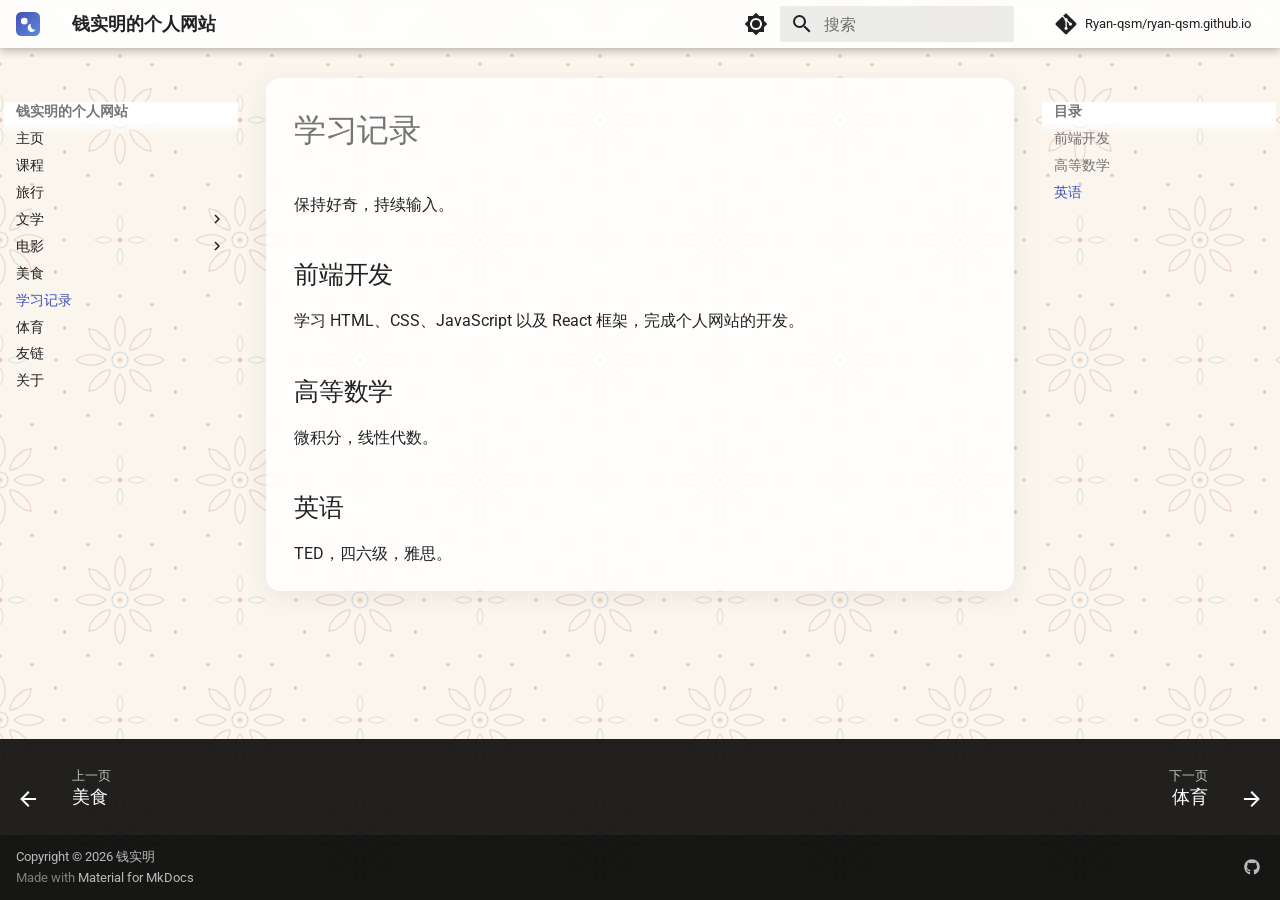
<file: study/index.html>
<!DOCTYPE html><html lang="zh" class="no-js"><head>
    
      <meta charset="utf-8">
      <meta name="viewport" content="width=device-width,initial-scale=1">
      
        <meta name="description" content="钱实明的个人网站，记录学习笔记与生活分享">
      
      
        <meta name="author" content="钱实明">
      
      
        <link rel="canonical" href="https://ryan-qsm.github.io/study/">
      
      
        <link rel="prev" href="../food/">
      
      
        <link rel="next" href="../sports/">
      
      
        
      
      
      <link rel="icon" href="../assets/logo.svg">
      <meta name="generator" content="mkdocs-1.6.1, mkdocs-material-9.8.2">
    
    
      
        <title>学习记录 - 钱实明的个人网站</title>
      
    
    
      <link rel="stylesheet" href="../assets/stylesheets/main.57a0d79d.min.css">
      
        
        <link rel="stylesheet" href="../assets/stylesheets/palette.fb2fffe2.min.css">
      
      


    
    
      
    
    
      
        
        
        <link rel="preconnect" href="https://fonts.gstatic.com" crossorigin="">
        <link rel="stylesheet" href="https://fonts.googleapis.com/css?family=Roboto:300,300i,400,400i,700,700i%7CRoboto+Mono:400,400i,700,700i&amp;display=fallback">
        <style>:root{--md-text-font:"Roboto";--md-code-font:"Roboto Mono"}</style>
      
    
    
      <link rel="stylesheet" href="../stylesheets/extra.css">
    
    <script>__md_scope=new URL("..",location),__md_hash=e=>[...e].reduce(((e,_)=>(e<<5)-e+_.charCodeAt(0)),0),__md_get=(e,_=localStorage,t=__md_scope)=>JSON.parse(_.getItem(t.pathname+"."+e)),__md_set=(e,_,t=localStorage,a=__md_scope)=>{try{t.setItem(a.pathname+"."+e,JSON.stringify(_))}catch(e){}}</script>
    
      

    
    
  <link href="../assets/stylesheets/glightbox.min.css" rel="stylesheet"><script src="../assets/javascripts/glightbox.min.js"></script><style id="glightbox-style">
            html.glightbox-open { overflow: initial; height: 100%; }
            .gslide-title { margin-top: 0px; user-select: text; }
            .gslide-desc { color: #666; user-select: text; }
            .gslide-image img { background: white; }
            .gscrollbar-fixer { padding-right: 15px; }
            .gdesc-inner { font-size: 0.75rem; }
            body[data-md-color-scheme="slate"] .gdesc-inner { background: var(--md-default-bg-color); }
            body[data-md-color-scheme="slate"] .gslide-title { color: var(--md-default-fg-color); }
            body[data-md-color-scheme="slate"] .gslide-desc { color: var(--md-default-fg-color); }
        </style></head>
  
  
    
    
      
    
    
    
    
    <body dir="ltr" data-md-color-scheme="default" data-md-color-primary="white" data-md-color-accent="white">
  
    
    <input class="md-toggle" data-md-toggle="drawer" type="checkbox" id="__drawer" autocomplete="off">
    <input class="md-toggle" data-md-toggle="search" type="checkbox" id="__search" autocomplete="off">
    <label class="md-overlay" for="__drawer"></label>
    <div data-md-component="skip">
      
        
        <a href="#_1" class="md-skip">
          跳转至
        </a>
      
    </div>
    <div data-md-component="announce">
      
    </div>
    
    
      

  

<header class="md-header md-header--shadow" data-md-component="header">
  <nav class="md-header__inner md-grid" aria-label="页眉">
    <a href=".." title="钱实明的个人网站" class="md-header__button md-logo" aria-label="钱实明的个人网站" data-md-component="logo">
      
  <img src="../assets/logo.svg" alt="logo">

    </a>
    <label class="md-header__button md-icon" for="__drawer">
      
      <svg xmlns="http://www.w3.org/2000/svg" viewBox="0 0 24 24"><path d="M3 6h18v2H3zm0 5h18v2H3zm0 5h18v2H3z"></path></svg>
    </label>
    <div class="md-header__title" data-md-component="header-title">
      <div class="md-header__ellipsis">
        <div class="md-header__topic">
          <span class="md-ellipsis">
            钱实明的个人网站
          </span>
        </div>
        <div class="md-header__topic" data-md-component="header-topic">
          <span class="md-ellipsis">
            
              学习记录
            
          </span>
        </div>
      </div>
    </div>
    
      
        <form class="md-header__option" data-md-component="palette">
  
    
    
    
    <input class="md-option" data-md-color-media="(prefers-color-scheme: light)" data-md-color-scheme="default" data-md-color-primary="white" data-md-color-accent="white" aria-label="切换到深色模式" type="radio" name="__palette" id="__palette_0">
    
      <label class="md-header__button md-icon" title="切换到深色模式" for="__palette_1" hidden="">
        <svg xmlns="http://www.w3.org/2000/svg" viewBox="0 0 24 24"><path d="M12 8a4 4 0 0 0-4 4 4 4 0 0 0 4 4 4 4 0 0 0 4-4 4 4 0 0 0-4-4m0 10a6 6 0 0 1-6-6 6 6 0 0 1 6-6 6 6 0 0 1 6 6 6 6 0 0 1-6 6m8-9.31V4h-4.69L12 .69 8.69 4H4v4.69L.69 12 4 15.31V20h4.69L12 23.31 15.31 20H20v-4.69L23.31 12z"></path></svg>
      </label>
    
  
    
    
    
    <input class="md-option" data-md-color-media="(prefers-color-scheme: dark)" data-md-color-scheme="slate" data-md-color-primary="black" data-md-color-accent="white" aria-label="切换到浅色模式" type="radio" name="__palette" id="__palette_1">
    
      <label class="md-header__button md-icon" title="切换到浅色模式" for="__palette_0" hidden="">
        <svg xmlns="http://www.w3.org/2000/svg" viewBox="0 0 24 24"><path d="M12 18c-.89 0-1.74-.2-2.5-.55C11.56 16.5 13 14.42 13 12s-1.44-4.5-3.5-5.45C10.26 6.2 11.11 6 12 6a6 6 0 0 1 6 6 6 6 0 0 1-6 6m8-9.31V4h-4.69L12 .69 8.69 4H4v4.69L.69 12 4 15.31V20h4.69L12 23.31 15.31 20H20v-4.69L23.31 12z"></path></svg>
      </label>
    
  
</form>
      
    
    
      <script>var palette=__md_get("__palette");if(palette&&palette.color){if("(prefers-color-scheme)"===palette.color.media){var media=matchMedia("(prefers-color-scheme: light)"),input=document.querySelector(media.matches?"[data-md-color-media='(prefers-color-scheme: light)']":"[data-md-color-media='(prefers-color-scheme: dark)']");palette.color.media=input.getAttribute("data-md-color-media"),palette.color.scheme=input.getAttribute("data-md-color-scheme"),palette.color.primary=input.getAttribute("data-md-color-primary"),palette.color.accent=input.getAttribute("data-md-color-accent")}for(var[key,value]of Object.entries(palette.color))document.body.setAttribute("data-md-color-"+key,value)}</script>
    
    
    
      
      
        <label class="md-header__button md-icon" for="__search">
          
          <svg xmlns="http://www.w3.org/2000/svg" viewBox="0 0 24 24"><path d="M9.5 3A6.5 6.5 0 0 1 16 9.5c0 1.61-.59 3.09-1.56 4.23l.27.27h.79l5 5-1.5 1.5-5-5v-.79l-.27-.27A6.52 6.52 0 0 1 9.5 16 6.5 6.5 0 0 1 3 9.5 6.5 6.5 0 0 1 9.5 3m0 2C7 5 5 7 5 9.5S7 14 9.5 14 14 12 14 9.5 12 5 9.5 5"></path></svg>
        </label>
        <div class="md-search" data-md-component="search" role="dialog">
  <label class="md-search__overlay" for="__search"></label>
  <div class="md-search__inner" role="search">
    <form class="md-search__form" name="search">
      <input type="text" class="md-search__input" name="query" aria-label="搜索" placeholder="搜索" autocapitalize="off" autocorrect="off" autocomplete="off" spellcheck="false" data-md-component="search-query" required="">
      <label class="md-search__icon md-icon" for="__search">
        
        <svg xmlns="http://www.w3.org/2000/svg" viewBox="0 0 24 24"><path d="M9.5 3A6.5 6.5 0 0 1 16 9.5c0 1.61-.59 3.09-1.56 4.23l.27.27h.79l5 5-1.5 1.5-5-5v-.79l-.27-.27A6.52 6.52 0 0 1 9.5 16 6.5 6.5 0 0 1 3 9.5 6.5 6.5 0 0 1 9.5 3m0 2C7 5 5 7 5 9.5S7 14 9.5 14 14 12 14 9.5 12 5 9.5 5"></path></svg>
        
        <svg xmlns="http://www.w3.org/2000/svg" viewBox="0 0 24 24"><path d="M20 11v2H8l5.5 5.5-1.42 1.42L4.16 12l7.92-7.92L13.5 5.5 8 11z"></path></svg>
      </label>
      <nav class="md-search__options" aria-label="查找">
        
        <button type="reset" class="md-search__icon md-icon" title="清空当前内容" aria-label="清空当前内容" tabindex="-1">
          
          <svg xmlns="http://www.w3.org/2000/svg" viewBox="0 0 24 24"><path d="M19 6.41 17.59 5 12 10.59 6.41 5 5 6.41 10.59 12 5 17.59 6.41 19 12 13.41 17.59 19 19 17.59 13.41 12z"></path></svg>
        </button>
      </nav>
      
        <div class="md-search__suggest" data-md-component="search-suggest"></div>
      
    </form>
    <div class="md-search__output">
      <div class="md-search__scrollwrap" tabindex="0" data-md-scrollfix="">
        <div class="md-search-result" data-md-component="search-result">
          <div class="md-search-result__meta">
            正在初始化搜索引擎
          </div>
          <ol class="md-search-result__list" role="presentation"></ol>
        </div>
      </div>
    </div>
  </div>
</div>
      
    
    
      <div class="md-header__source">
        <a href="https://github.com/Ryan-qsm/ryan-qsm.github.io" title="前往仓库" class="md-source" data-md-component="source">
  <div class="md-source__icon md-icon">
    
    <svg xmlns="http://www.w3.org/2000/svg" viewBox="0 0 448 512"><!--! Font Awesome Free 7.1.0 by @fontawesome - https://fontawesome.com License - https://fontawesome.com/license/free (Icons: CC BY 4.0, Fonts: SIL OFL 1.1, Code: MIT License) Copyright 2025 Fonticons, Inc.--><path d="M439.6 236.1 244 40.5c-5.4-5.5-12.8-8.5-20.4-8.5s-15 3-20.4 8.4L162.5 81l51.5 51.5c27.1-9.1 52.7 16.8 43.4 43.7l49.7 49.7c34.2-11.8 61.2 31 35.5 56.7-26.5 26.5-70.2-2.9-56-37.3L240.3 199v121.9c25.3 12.5 22.3 41.8 9.1 55-6.4 6.4-15.2 10.1-24.3 10.1s-17.8-3.6-24.3-10.1c-17.6-17.6-11.1-46.9 11.2-56v-123c-20.8-8.5-24.6-30.7-18.6-45L142.6 101 8.5 235.1C3 240.6 0 247.9 0 255.5s3 15 8.5 20.4l195.6 195.7c5.4 5.4 12.7 8.4 20.4 8.4s15-3 20.4-8.4l194.7-194.7c5.4-5.4 8.4-12.8 8.4-20.4s-3-15-8.4-20.4"></path></svg>
  </div>
  <div class="md-source__repository">
    Ryan-qsm/ryan-qsm.github.io
  </div>
</a>
      </div>
    
  </nav>
  
</header>
    
    <div class="md-container" data-md-component="container">
      
      
        
          
        
      
      <main class="md-main" data-md-component="main">
        <div class="md-main__inner md-grid">
          
            
              
              <div class="md-sidebar md-sidebar--primary" data-md-component="sidebar" data-md-type="navigation">
                <div class="md-sidebar__scrollwrap">
                  <div class="md-sidebar__inner">
                    



<nav class="md-nav md-nav--primary" aria-label="导航栏" data-md-level="0">
  <label class="md-nav__title" for="__drawer">
    <a href=".." title="钱实明的个人网站" class="md-nav__button md-logo" aria-label="钱实明的个人网站" data-md-component="logo">
      
  <img src="../assets/logo.svg" alt="logo">

    </a>
    钱实明的个人网站
  </label>
  
    <div class="md-nav__source">
      <a href="https://github.com/Ryan-qsm/ryan-qsm.github.io" title="前往仓库" class="md-source" data-md-component="source">
  <div class="md-source__icon md-icon">
    
    <svg xmlns="http://www.w3.org/2000/svg" viewBox="0 0 448 512"><!--! Font Awesome Free 7.1.0 by @fontawesome - https://fontawesome.com License - https://fontawesome.com/license/free (Icons: CC BY 4.0, Fonts: SIL OFL 1.1, Code: MIT License) Copyright 2025 Fonticons, Inc.--><path d="M439.6 236.1 244 40.5c-5.4-5.5-12.8-8.5-20.4-8.5s-15 3-20.4 8.4L162.5 81l51.5 51.5c27.1-9.1 52.7 16.8 43.4 43.7l49.7 49.7c34.2-11.8 61.2 31 35.5 56.7-26.5 26.5-70.2-2.9-56-37.3L240.3 199v121.9c25.3 12.5 22.3 41.8 9.1 55-6.4 6.4-15.2 10.1-24.3 10.1s-17.8-3.6-24.3-10.1c-17.6-17.6-11.1-46.9 11.2-56v-123c-20.8-8.5-24.6-30.7-18.6-45L142.6 101 8.5 235.1C3 240.6 0 247.9 0 255.5s3 15 8.5 20.4l195.6 195.7c5.4 5.4 12.7 8.4 20.4 8.4s15-3 20.4-8.4l194.7-194.7c5.4-5.4 8.4-12.8 8.4-20.4s-3-15-8.4-20.4"></path></svg>
  </div>
  <div class="md-source__repository">
    Ryan-qsm/ryan-qsm.github.io
  </div>
</a>
    </div>
  
  <ul class="md-nav__list" data-md-scrollfix="">
    
      
      
  
  
  
  
    <li class="md-nav__item">
      <a href=".." class="md-nav__link">
        
  
  
  <span class="md-ellipsis">
    
  
    主页
  

    
  </span>
  
  

      </a>
    </li>
  

    
      
      
  
  
  
  
    <li class="md-nav__item">
      <a href="../course/" class="md-nav__link">
        
  
  
  <span class="md-ellipsis">
    
  
    课程
  

    
  </span>
  
  

      </a>
    </li>
  

    
      
      
  
  
  
  
    <li class="md-nav__item">
      <a href="../travel/" class="md-nav__link">
        
  
  
  <span class="md-ellipsis">
    
  
    旅行
  

    
  </span>
  
  

      </a>
    </li>
  

    
      
      
  
  
  
  
    
    
    
    
    
    <li class="md-nav__item md-nav__item--nested">
      
        
        
        <input class="md-nav__toggle md-toggle " type="checkbox" id="__nav_4">
        
          
          <label class="md-nav__link" for="__nav_4" id="__nav_4_label" tabindex="0">
            
  
  
  <span class="md-ellipsis">
    
  
    文学
  

    
  </span>
  
  

            <span class="md-nav__icon md-icon"></span>
          </label>
        
        <nav class="md-nav" data-md-level="1" aria-labelledby="__nav_4_label" aria-expanded="false">
          <label class="md-nav__title" for="__nav_4">
            <span class="md-nav__icon md-icon"></span>
            
  
    文学
  

          </label>
          <ul class="md-nav__list" data-md-scrollfix="">
            
              
                
  
  
  
  
    <li class="md-nav__item">
      <a href="../literature/" class="md-nav__link">
        
  
  
  <span class="md-ellipsis">
    
  
    每日书籍推荐
  

    
  </span>
  
  

      </a>
    </li>
  

              
            
              
                
  
  
  
  
    <li class="md-nav__item">
      <a href="../literature/reading/" class="md-nav__link">
        
  
  
  <span class="md-ellipsis">
    
  
    我的阅读
  

    
  </span>
  
  

      </a>
    </li>
  

              
            
          </ul>
        </nav>
      
    </li>
  

    
      
      
  
  
  
  
    
    
    
    
    
    <li class="md-nav__item md-nav__item--nested">
      
        
        
        <input class="md-nav__toggle md-toggle " type="checkbox" id="__nav_5">
        
          
          <label class="md-nav__link" for="__nav_5" id="__nav_5_label" tabindex="0">
            
  
  
  <span class="md-ellipsis">
    
  
    电影
  

    
  </span>
  
  

            <span class="md-nav__icon md-icon"></span>
          </label>
        
        <nav class="md-nav" data-md-level="1" aria-labelledby="__nav_5_label" aria-expanded="false">
          <label class="md-nav__title" for="__nav_5">
            <span class="md-nav__icon md-icon"></span>
            
  
    电影
  

          </label>
          <ul class="md-nav__list" data-md-scrollfix="">
            
              
                
  
  
  
  
    <li class="md-nav__item">
      <a href="../movie/" class="md-nav__link">
        
  
  
  <span class="md-ellipsis">
    
  
    每日电影推荐
  

    
  </span>
  
  

      </a>
    </li>
  

              
            
              
                
  
  
  
  
    <li class="md-nav__item">
      <a href="../movie/watching/" class="md-nav__link">
        
  
  
  <span class="md-ellipsis">
    
  
    我的观影
  

    
  </span>
  
  

      </a>
    </li>
  

              
            
          </ul>
        </nav>
      
    </li>
  

    
      
      
  
  
  
  
    <li class="md-nav__item">
      <a href="../food/" class="md-nav__link">
        
  
  
  <span class="md-ellipsis">
    
  
    美食
  

    
  </span>
  
  

      </a>
    </li>
  

    
      
      
  
  
    
  
  
  
    <li class="md-nav__item md-nav__item--active">
      
      <input class="md-nav__toggle md-toggle" type="checkbox" id="__toc">
      
      
        
      
      
        <label class="md-nav__link md-nav__link--active" for="__toc">
          
  
  
  <span class="md-ellipsis">
    
  
    学习记录
  

    
  </span>
  
  

          <span class="md-nav__icon md-icon"></span>
        </label>
      
      <a href="./" class="md-nav__link md-nav__link--active">
        
  
  
  <span class="md-ellipsis">
    
  
    学习记录
  

    
  </span>
  
  

      </a>
      
        

<nav class="md-nav md-nav--secondary" aria-label="目录">
  
  
  
    
  
  
    <label class="md-nav__title" for="__toc">
      <span class="md-nav__icon md-icon"></span>
      目录
    </label>
    <ul class="md-nav__list" data-md-component="toc" data-md-scrollfix="">
      
        <li class="md-nav__item">
  <a href="#_2" class="md-nav__link">
    <span class="md-ellipsis">
      
        前端开发
      
    </span>
  </a>
  
</li>
      
        <li class="md-nav__item">
  <a href="#_3" class="md-nav__link">
    <span class="md-ellipsis">
      
        高等数学
      
    </span>
  </a>
  
</li>
      
        <li class="md-nav__item">
  <a href="#_4" class="md-nav__link">
    <span class="md-ellipsis">
      
        英语
      
    </span>
  </a>
  
</li>
      
    </ul>
  
</nav>
      
    </li>
  

    
      
      
  
  
  
  
    <li class="md-nav__item">
      <a href="../sports/" class="md-nav__link">
        
  
  
  <span class="md-ellipsis">
    
  
    体育
  

    
  </span>
  
  

      </a>
    </li>
  

    
      
      
  
  
  
  
    <li class="md-nav__item">
      <a href="../friends/" class="md-nav__link">
        
  
  
  <span class="md-ellipsis">
    
  
    友链
  

    
  </span>
  
  

      </a>
    </li>
  

    
      
      
  
  
  
  
    <li class="md-nav__item">
      <a href="../about/" class="md-nav__link">
        
  
  
  <span class="md-ellipsis">
    
  
    关于
  

    
  </span>
  
  

      </a>
    </li>
  

    
  </ul>
</nav>
                  </div>
                </div>
              </div>
            
            
              
              <div class="md-sidebar md-sidebar--secondary" data-md-component="sidebar" data-md-type="toc">
                <div class="md-sidebar__scrollwrap">
                  <div class="md-sidebar__inner">
                    

<nav class="md-nav md-nav--secondary" aria-label="目录">
  
  
  
    
  
  
    <label class="md-nav__title" for="__toc">
      <span class="md-nav__icon md-icon"></span>
      目录
    </label>
    <ul class="md-nav__list" data-md-component="toc" data-md-scrollfix="">
      
        <li class="md-nav__item">
  <a href="#_2" class="md-nav__link">
    <span class="md-ellipsis">
      
        前端开发
      
    </span>
  </a>
  
</li>
      
        <li class="md-nav__item">
  <a href="#_3" class="md-nav__link">
    <span class="md-ellipsis">
      
        高等数学
      
    </span>
  </a>
  
</li>
      
        <li class="md-nav__item">
  <a href="#_4" class="md-nav__link">
    <span class="md-ellipsis">
      
        英语
      
    </span>
  </a>
  
</li>
      
    </ul>
  
</nav>
                  </div>
                </div>
              </div>
            
          
          
            <div class="md-content" data-md-component="content">
              
              <article class="md-content__inner md-typeset">
                
                  


  
  


<h1 id="_1">学习记录<a class="headerlink" href="#_1" title="Permanent link">¶</a></h1>
<p>保持好奇，持续输入。</p>
<h2 id="_2">前端开发<a class="headerlink" href="#_2" title="Permanent link">¶</a></h2>
<p>学习 HTML、CSS、JavaScript 以及 React 框架，完成个人网站的开发。</p>
<h2 id="_3">高等数学<a class="headerlink" href="#_3" title="Permanent link">¶</a></h2>
<p>微积分，线性代数。</p>
<h2 id="_4">英语<a class="headerlink" href="#_4" title="Permanent link">¶</a></h2>
<p>TED，四六级，雅思。</p>












                
              </article>
            </div>
          
          
<script>var target=document.getElementById(location.hash.slice(1));target&&target.name&&(target.checked=target.name.startsWith("__tabbed_"))</script>
        </div>
        
          <button type="button" class="md-top md-icon" data-md-component="top" hidden="">
  
  <svg xmlns="http://www.w3.org/2000/svg" viewBox="0 0 24 24"><path d="M13 20h-2V8l-5.5 5.5-1.42-1.42L12 4.16l7.92 7.92-1.42 1.42L13 8z"></path></svg>
  回到页面顶部
</button>
        
      </main>
      
        <footer class="md-footer">
  
    
      
      <nav class="md-footer__inner md-grid" aria-label="页脚">
        
          
          <a href="../food/" class="md-footer__link md-footer__link--prev" aria-label="上一页: 美食">
            <div class="md-footer__button md-icon">
              
              <svg xmlns="http://www.w3.org/2000/svg" viewBox="0 0 24 24"><path d="M20 11v2H8l5.5 5.5-1.42 1.42L4.16 12l7.92-7.92L13.5 5.5 8 11z"></path></svg>
            </div>
            <div class="md-footer__title">
              <span class="md-footer__direction">
                上一页
              </span>
              <div class="md-ellipsis">
                美食
              </div>
            </div>
          </a>
        
        
          
          <a href="../sports/" class="md-footer__link md-footer__link--next" aria-label="下一页: 体育">
            <div class="md-footer__title">
              <span class="md-footer__direction">
                下一页
              </span>
              <div class="md-ellipsis">
                体育
              </div>
            </div>
            <div class="md-footer__button md-icon">
              
              <svg xmlns="http://www.w3.org/2000/svg" viewBox="0 0 24 24"><path d="M4 11v2h12l-5.5 5.5 1.42 1.42L19.84 12l-7.92-7.92L10.5 5.5 16 11z"></path></svg>
            </div>
          </a>
        
      </nav>
    
  
  <div class="md-footer-meta md-typeset">
    <div class="md-footer-meta__inner md-grid">
      <div class="md-copyright">
  
    <div class="md-copyright__highlight">
      Copyright © 2026 钱实明
    </div>
  
  
    Made with
    <a href="https://squidfunk.github.io/mkdocs-material/" target="_blank" rel="noopener">
      Material for MkDocs
    </a>
  
</div>
      
        
<div class="md-social">
  
    
    
    
    
    <a href="https://github.com/Ryan-qsm" target="_blank" rel="noopener" title="GitHub" class="md-social__link">
      <svg xmlns="http://www.w3.org/2000/svg" viewBox="0 0 512 512"><!--! Font Awesome Free 7.1.0 by @fontawesome - https://fontawesome.com License - https://fontawesome.com/license/free (Icons: CC BY 4.0, Fonts: SIL OFL 1.1, Code: MIT License) Copyright 2025 Fonticons, Inc.--><path d="M173.9 397.4c0 2-2.3 3.6-5.2 3.6-3.3.3-5.6-1.3-5.6-3.6 0-2 2.3-3.6 5.2-3.6 3-.3 5.6 1.3 5.6 3.6m-31.1-4.5c-.7 2 1.3 4.3 4.3 4.9 2.6 1 5.6 0 6.2-2s-1.3-4.3-4.3-5.2c-2.6-.7-5.5.3-6.2 2.3m44.2-1.7c-2.9.7-4.9 2.6-4.6 4.9.3 2 2.9 3.3 5.9 2.6 2.9-.7 4.9-2.6 4.6-4.6-.3-1.9-3-3.2-5.9-2.9M252.8 8C114.1 8 8 113.3 8 252c0 110.9 69.8 205.8 169.5 239.2 12.8 2.3 17.3-5.6 17.3-12.1 0-6.2-.3-40.4-.3-61.4 0 0-70 15-84.7-29.8 0 0-11.4-29.1-27.8-36.6 0 0-22.9-15.7 1.6-15.4 0 0 24.9 2 38.6 25.8 21.9 38.6 58.6 27.5 72.9 20.9 2.3-16 8.8-27.1 16-33.7-55.9-6.2-112.3-14.3-112.3-110.5 0-27.5 7.6-41.3 23.6-58.9-2.6-6.5-11.1-33.3 2.6-67.9 20.9-6.5 69 27 69 27 20-5.6 41.5-8.5 62.8-8.5s42.8 2.9 62.8 8.5c0 0 48.1-33.6 69-27 13.7 34.7 5.2 61.4 2.6 67.9 16 17.7 25.8 31.5 25.8 58.9 0 96.5-58.9 104.2-114.8 110.5 9.2 7.9 17 22.9 17 46.4 0 33.7-.3 75.4-.3 83.6 0 6.5 4.6 14.4 17.3 12.1C436.2 457.8 504 362.9 504 252 504 113.3 391.5 8 252.8 8M105.2 352.9c-1.3 1-1 3.3.7 5.2 1.6 1.6 3.9 2.3 5.2 1 1.3-1 1-3.3-.7-5.2-1.6-1.6-3.9-2.3-5.2-1m-10.8-8.1c-.7 1.3.3 2.9 2.3 3.9 1.6 1 3.6.7 4.3-.7.7-1.3-.3-2.9-2.3-3.9-2-.6-3.6-.3-4.3.7m32.4 35.6c-1.6 1.3-1 4.3 1.3 6.2 2.3 2.3 5.2 2.6 6.5 1 1.3-1.3.7-4.3-1.3-6.2-2.2-2.3-5.2-2.6-6.5-1m-11.4-14.7c-1.6 1-1.6 3.6 0 5.9s4.3 3.3 5.6 2.3c1.6-1.3 1.6-3.9 0-6.2-1.4-2.3-4-3.3-5.6-2"></path></svg>
    </a>
  
</div>
      
    </div>
  </div>
</footer>
      
    </div>
    <div class="md-dialog" data-md-component="dialog">
      <div class="md-dialog__inner md-typeset"></div>
    </div>
    
      <div class="md-progress" data-md-component="progress" role="progressbar"></div>
    
    
    
      
      
      <script id="__config" type="application/json">{"annotate": null, "base": "..", "features": ["navigation.top", "navigation.instant", "navigation.instant.progress", "navigation.footer", "search.suggest", "search.highlight", "toc.follow", "content.code.copy", "content.tooltips"], "search": "../assets/javascripts/workers/search.a7633da7.min.js", "tags": null, "translations": {"clipboard.copied": "\u5df2\u590d\u5236", "clipboard.copy": "\u590d\u5236", "search.result.more.one": "\u5728\u8be5\u9875\u4e0a\u8fd8\u6709 1 \u4e2a\u7b26\u5408\u6761\u4ef6\u7684\u7ed3\u679c", "search.result.more.other": "\u5728\u8be5\u9875\u4e0a\u8fd8\u6709 # \u4e2a\u7b26\u5408\u6761\u4ef6\u7684\u7ed3\u679c", "search.result.none": "\u6ca1\u6709\u627e\u5230\u7b26\u5408\u6761\u4ef6\u7684\u7ed3\u679c", "search.result.one": "\u627e\u5230 1 \u4e2a\u7b26\u5408\u6761\u4ef6\u7684\u7ed3\u679c", "search.result.other": "# \u4e2a\u7b26\u5408\u6761\u4ef6\u7684\u7ed3\u679c", "search.result.placeholder": "\u952e\u5165\u4ee5\u5f00\u59cb\u641c\u7d22", "search.result.term.missing": "\u7f3a\u5c11", "select.version": "\u9009\u62e9\u5f53\u524d\u7248\u672c"}, "version": null}</script>
    
    
      <script src="../assets/javascripts/bundle.a5f9d56c.min.js"></script>
      
        <script src="../javascripts/hero-bg.js"></script>
      
        <script src="../javascripts/daily-pick.js"></script>
      
    
  
<script id="init-glightbox">const lightbox = GLightbox({"touchNavigation": true, "loop": false, "zoomable": true, "draggable": true, "openEffect": "zoom", "closeEffect": "zoom", "slideEffect": "slide"});
document$.subscribe(()=>{ lightbox.reload(); });
</script></body></html>
</file>
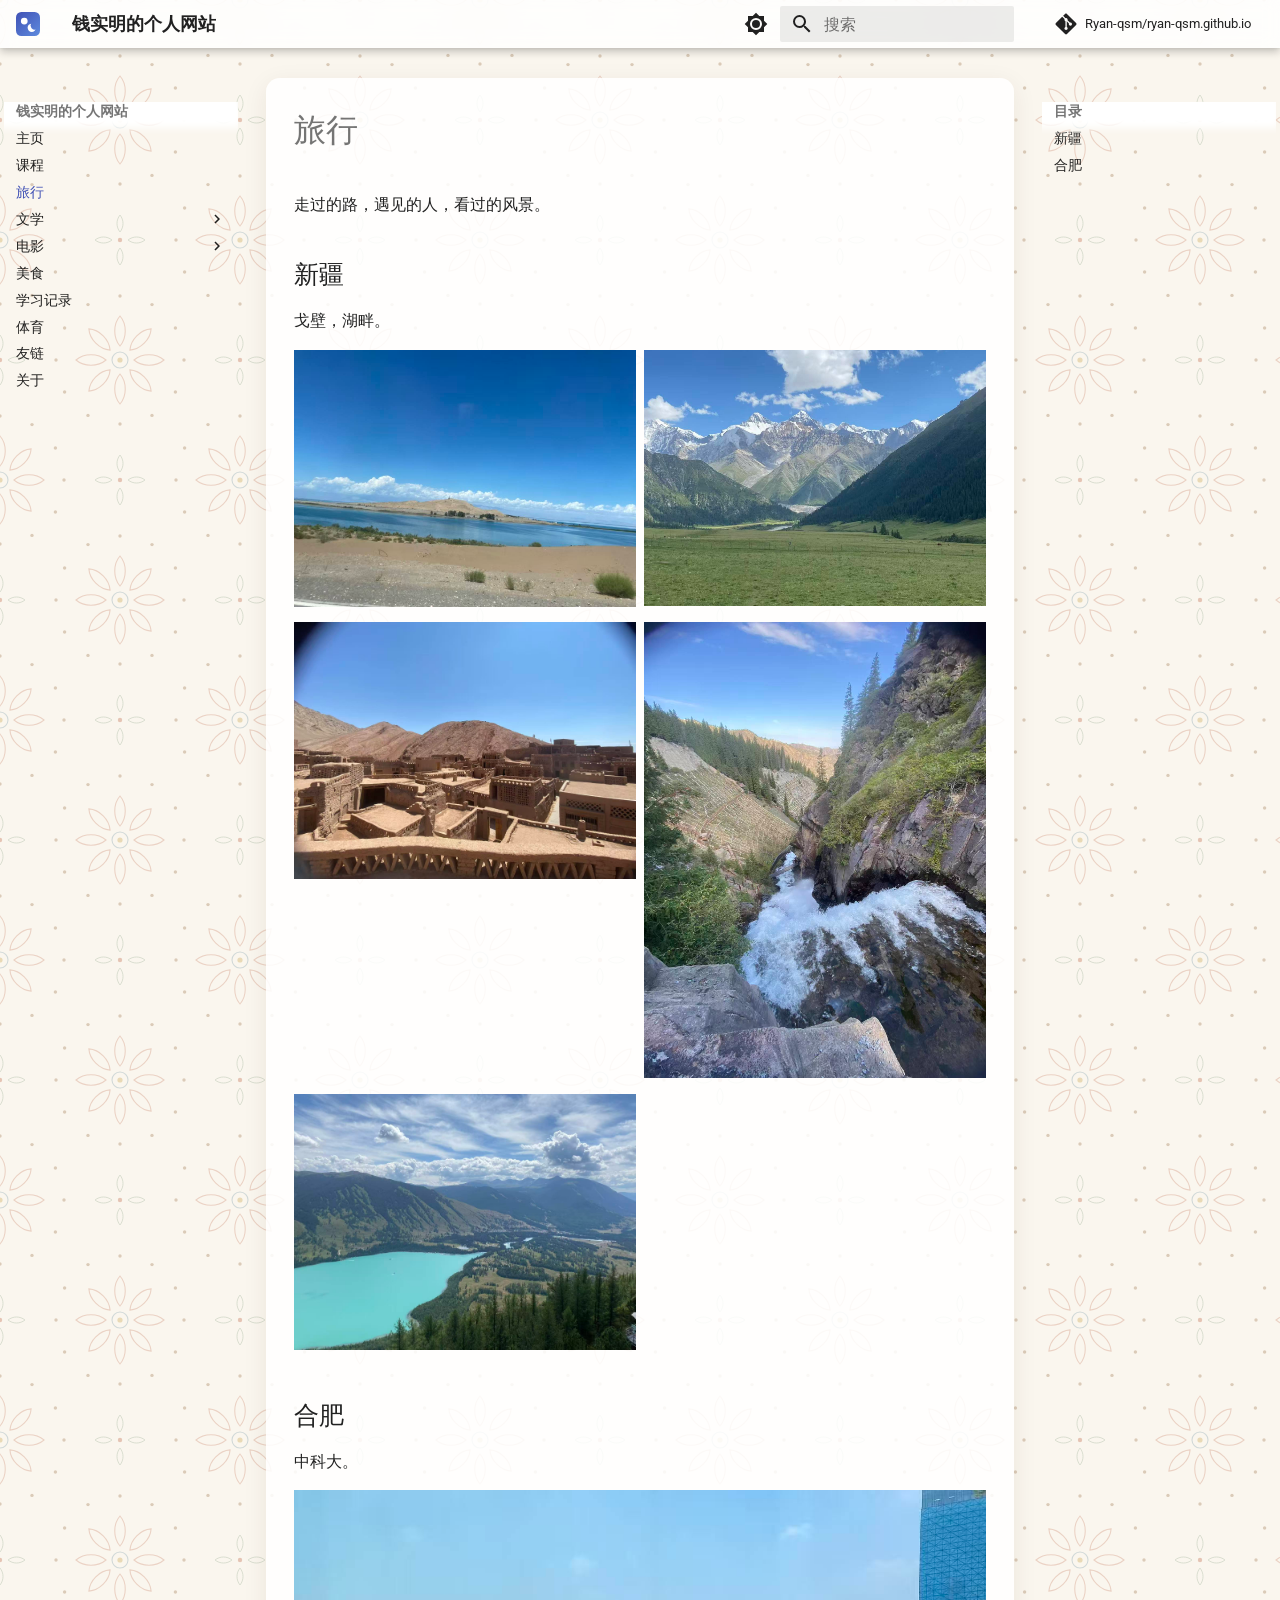
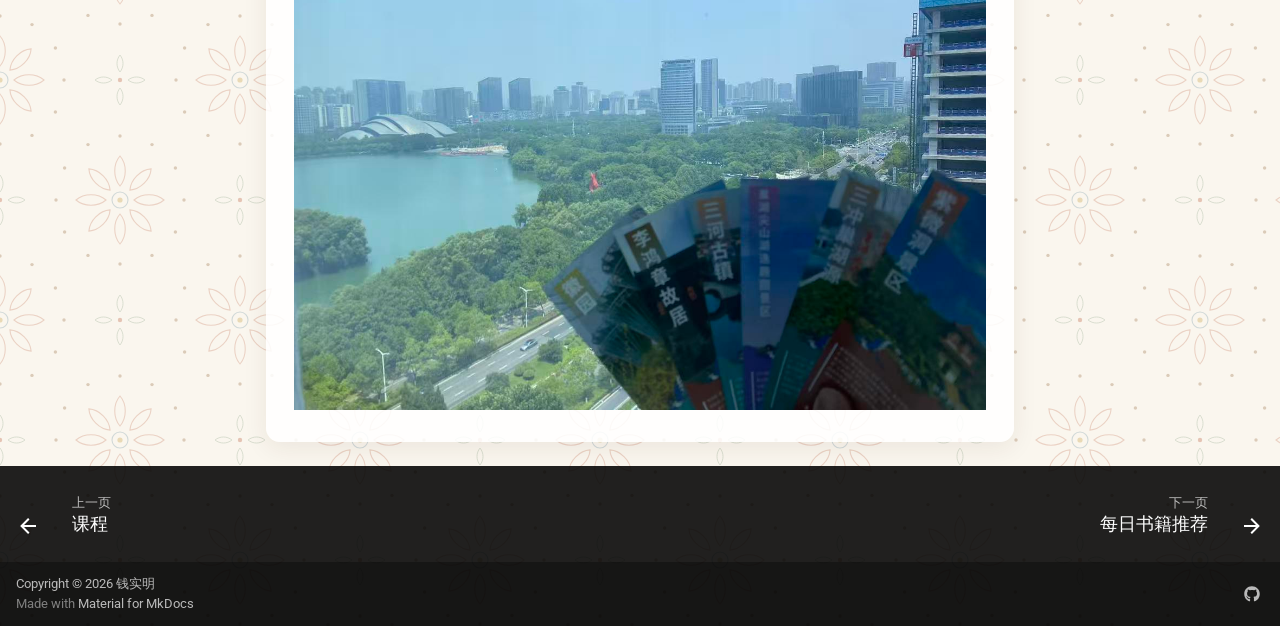
<file: travel/index.html>
<!DOCTYPE html><html lang="zh" class="no-js"><head>
    
      <meta charset="utf-8">
      <meta name="viewport" content="width=device-width,initial-scale=1">
      
        <meta name="description" content="钱实明的个人网站，记录学习笔记与生活分享">
      
      
        <meta name="author" content="钱实明">
      
      
        <link rel="canonical" href="https://ryan-qsm.github.io/travel/">
      
      
        <link rel="prev" href="../course/">
      
      
        <link rel="next" href="../literature/">
      
      
        
      
      
      <link rel="icon" href="../assets/logo.svg">
      <meta name="generator" content="mkdocs-1.6.1, mkdocs-material-9.8.2">
    
    
      
        <title>旅行 - 钱实明的个人网站</title>
      
    
    
      <link rel="stylesheet" href="../assets/stylesheets/main.57a0d79d.min.css">
      
        
        <link rel="stylesheet" href="../assets/stylesheets/palette.fb2fffe2.min.css">
      
      


    
    
      
    
    
      
        
        
        <link rel="preconnect" href="https://fonts.gstatic.com" crossorigin="">
        <link rel="stylesheet" href="https://fonts.googleapis.com/css?family=Roboto:300,300i,400,400i,700,700i%7CRoboto+Mono:400,400i,700,700i&amp;display=fallback">
        <style>:root{--md-text-font:"Roboto";--md-code-font:"Roboto Mono"}</style>
      
    
    
      <link rel="stylesheet" href="../stylesheets/extra.css">
    
    <script>__md_scope=new URL("..",location),__md_hash=e=>[...e].reduce(((e,_)=>(e<<5)-e+_.charCodeAt(0)),0),__md_get=(e,_=localStorage,t=__md_scope)=>JSON.parse(_.getItem(t.pathname+"."+e)),__md_set=(e,_,t=localStorage,a=__md_scope)=>{try{t.setItem(a.pathname+"."+e,JSON.stringify(_))}catch(e){}}</script>
    
      

    
    
  <link href="../assets/stylesheets/glightbox.min.css" rel="stylesheet"><script src="../assets/javascripts/glightbox.min.js"></script><style id="glightbox-style">
            html.glightbox-open { overflow: initial; height: 100%; }
            .gslide-title { margin-top: 0px; user-select: text; }
            .gslide-desc { color: #666; user-select: text; }
            .gslide-image img { background: white; }
            .gscrollbar-fixer { padding-right: 15px; }
            .gdesc-inner { font-size: 0.75rem; }
            body[data-md-color-scheme="slate"] .gdesc-inner { background: var(--md-default-bg-color); }
            body[data-md-color-scheme="slate"] .gslide-title { color: var(--md-default-fg-color); }
            body[data-md-color-scheme="slate"] .gslide-desc { color: var(--md-default-fg-color); }
        </style></head>
  
  
    
    
      
    
    
    
    
    <body dir="ltr" data-md-color-scheme="default" data-md-color-primary="white" data-md-color-accent="white">
  
    
    <input class="md-toggle" data-md-toggle="drawer" type="checkbox" id="__drawer" autocomplete="off">
    <input class="md-toggle" data-md-toggle="search" type="checkbox" id="__search" autocomplete="off">
    <label class="md-overlay" for="__drawer"></label>
    <div data-md-component="skip">
      
        
        <a href="#_1" class="md-skip">
          跳转至
        </a>
      
    </div>
    <div data-md-component="announce">
      
    </div>
    
    
      

  

<header class="md-header md-header--shadow" data-md-component="header">
  <nav class="md-header__inner md-grid" aria-label="页眉">
    <a href=".." title="钱实明的个人网站" class="md-header__button md-logo" aria-label="钱实明的个人网站" data-md-component="logo">
      
  <img src="../assets/logo.svg" alt="logo">

    </a>
    <label class="md-header__button md-icon" for="__drawer">
      
      <svg xmlns="http://www.w3.org/2000/svg" viewBox="0 0 24 24"><path d="M3 6h18v2H3zm0 5h18v2H3zm0 5h18v2H3z"></path></svg>
    </label>
    <div class="md-header__title" data-md-component="header-title">
      <div class="md-header__ellipsis">
        <div class="md-header__topic">
          <span class="md-ellipsis">
            钱实明的个人网站
          </span>
        </div>
        <div class="md-header__topic" data-md-component="header-topic">
          <span class="md-ellipsis">
            
              旅行
            
          </span>
        </div>
      </div>
    </div>
    
      
        <form class="md-header__option" data-md-component="palette">
  
    
    
    
    <input class="md-option" data-md-color-media="(prefers-color-scheme: light)" data-md-color-scheme="default" data-md-color-primary="white" data-md-color-accent="white" aria-label="切换到深色模式" type="radio" name="__palette" id="__palette_0">
    
      <label class="md-header__button md-icon" title="切换到深色模式" for="__palette_1" hidden="">
        <svg xmlns="http://www.w3.org/2000/svg" viewBox="0 0 24 24"><path d="M12 8a4 4 0 0 0-4 4 4 4 0 0 0 4 4 4 4 0 0 0 4-4 4 4 0 0 0-4-4m0 10a6 6 0 0 1-6-6 6 6 0 0 1 6-6 6 6 0 0 1 6 6 6 6 0 0 1-6 6m8-9.31V4h-4.69L12 .69 8.69 4H4v4.69L.69 12 4 15.31V20h4.69L12 23.31 15.31 20H20v-4.69L23.31 12z"></path></svg>
      </label>
    
  
    
    
    
    <input class="md-option" data-md-color-media="(prefers-color-scheme: dark)" data-md-color-scheme="slate" data-md-color-primary="black" data-md-color-accent="white" aria-label="切换到浅色模式" type="radio" name="__palette" id="__palette_1">
    
      <label class="md-header__button md-icon" title="切换到浅色模式" for="__palette_0" hidden="">
        <svg xmlns="http://www.w3.org/2000/svg" viewBox="0 0 24 24"><path d="M12 18c-.89 0-1.74-.2-2.5-.55C11.56 16.5 13 14.42 13 12s-1.44-4.5-3.5-5.45C10.26 6.2 11.11 6 12 6a6 6 0 0 1 6 6 6 6 0 0 1-6 6m8-9.31V4h-4.69L12 .69 8.69 4H4v4.69L.69 12 4 15.31V20h4.69L12 23.31 15.31 20H20v-4.69L23.31 12z"></path></svg>
      </label>
    
  
</form>
      
    
    
      <script>var palette=__md_get("__palette");if(palette&&palette.color){if("(prefers-color-scheme)"===palette.color.media){var media=matchMedia("(prefers-color-scheme: light)"),input=document.querySelector(media.matches?"[data-md-color-media='(prefers-color-scheme: light)']":"[data-md-color-media='(prefers-color-scheme: dark)']");palette.color.media=input.getAttribute("data-md-color-media"),palette.color.scheme=input.getAttribute("data-md-color-scheme"),palette.color.primary=input.getAttribute("data-md-color-primary"),palette.color.accent=input.getAttribute("data-md-color-accent")}for(var[key,value]of Object.entries(palette.color))document.body.setAttribute("data-md-color-"+key,value)}</script>
    
    
    
      
      
        <label class="md-header__button md-icon" for="__search">
          
          <svg xmlns="http://www.w3.org/2000/svg" viewBox="0 0 24 24"><path d="M9.5 3A6.5 6.5 0 0 1 16 9.5c0 1.61-.59 3.09-1.56 4.23l.27.27h.79l5 5-1.5 1.5-5-5v-.79l-.27-.27A6.52 6.52 0 0 1 9.5 16 6.5 6.5 0 0 1 3 9.5 6.5 6.5 0 0 1 9.5 3m0 2C7 5 5 7 5 9.5S7 14 9.5 14 14 12 14 9.5 12 5 9.5 5"></path></svg>
        </label>
        <div class="md-search" data-md-component="search" role="dialog">
  <label class="md-search__overlay" for="__search"></label>
  <div class="md-search__inner" role="search">
    <form class="md-search__form" name="search">
      <input type="text" class="md-search__input" name="query" aria-label="搜索" placeholder="搜索" autocapitalize="off" autocorrect="off" autocomplete="off" spellcheck="false" data-md-component="search-query" required="">
      <label class="md-search__icon md-icon" for="__search">
        
        <svg xmlns="http://www.w3.org/2000/svg" viewBox="0 0 24 24"><path d="M9.5 3A6.5 6.5 0 0 1 16 9.5c0 1.61-.59 3.09-1.56 4.23l.27.27h.79l5 5-1.5 1.5-5-5v-.79l-.27-.27A6.52 6.52 0 0 1 9.5 16 6.5 6.5 0 0 1 3 9.5 6.5 6.5 0 0 1 9.5 3m0 2C7 5 5 7 5 9.5S7 14 9.5 14 14 12 14 9.5 12 5 9.5 5"></path></svg>
        
        <svg xmlns="http://www.w3.org/2000/svg" viewBox="0 0 24 24"><path d="M20 11v2H8l5.5 5.5-1.42 1.42L4.16 12l7.92-7.92L13.5 5.5 8 11z"></path></svg>
      </label>
      <nav class="md-search__options" aria-label="查找">
        
        <button type="reset" class="md-search__icon md-icon" title="清空当前内容" aria-label="清空当前内容" tabindex="-1">
          
          <svg xmlns="http://www.w3.org/2000/svg" viewBox="0 0 24 24"><path d="M19 6.41 17.59 5 12 10.59 6.41 5 5 6.41 10.59 12 5 17.59 6.41 19 12 13.41 17.59 19 19 17.59 13.41 12z"></path></svg>
        </button>
      </nav>
      
        <div class="md-search__suggest" data-md-component="search-suggest"></div>
      
    </form>
    <div class="md-search__output">
      <div class="md-search__scrollwrap" tabindex="0" data-md-scrollfix="">
        <div class="md-search-result" data-md-component="search-result">
          <div class="md-search-result__meta">
            正在初始化搜索引擎
          </div>
          <ol class="md-search-result__list" role="presentation"></ol>
        </div>
      </div>
    </div>
  </div>
</div>
      
    
    
      <div class="md-header__source">
        <a href="https://github.com/Ryan-qsm/ryan-qsm.github.io" title="前往仓库" class="md-source" data-md-component="source">
  <div class="md-source__icon md-icon">
    
    <svg xmlns="http://www.w3.org/2000/svg" viewBox="0 0 448 512"><!--! Font Awesome Free 7.1.0 by @fontawesome - https://fontawesome.com License - https://fontawesome.com/license/free (Icons: CC BY 4.0, Fonts: SIL OFL 1.1, Code: MIT License) Copyright 2025 Fonticons, Inc.--><path d="M439.6 236.1 244 40.5c-5.4-5.5-12.8-8.5-20.4-8.5s-15 3-20.4 8.4L162.5 81l51.5 51.5c27.1-9.1 52.7 16.8 43.4 43.7l49.7 49.7c34.2-11.8 61.2 31 35.5 56.7-26.5 26.5-70.2-2.9-56-37.3L240.3 199v121.9c25.3 12.5 22.3 41.8 9.1 55-6.4 6.4-15.2 10.1-24.3 10.1s-17.8-3.6-24.3-10.1c-17.6-17.6-11.1-46.9 11.2-56v-123c-20.8-8.5-24.6-30.7-18.6-45L142.6 101 8.5 235.1C3 240.6 0 247.9 0 255.5s3 15 8.5 20.4l195.6 195.7c5.4 5.4 12.7 8.4 20.4 8.4s15-3 20.4-8.4l194.7-194.7c5.4-5.4 8.4-12.8 8.4-20.4s-3-15-8.4-20.4"></path></svg>
  </div>
  <div class="md-source__repository">
    Ryan-qsm/ryan-qsm.github.io
  </div>
</a>
      </div>
    
  </nav>
  
</header>
    
    <div class="md-container" data-md-component="container">
      
      
        
          
        
      
      <main class="md-main" data-md-component="main">
        <div class="md-main__inner md-grid">
          
            
              
              <div class="md-sidebar md-sidebar--primary" data-md-component="sidebar" data-md-type="navigation">
                <div class="md-sidebar__scrollwrap">
                  <div class="md-sidebar__inner">
                    



<nav class="md-nav md-nav--primary" aria-label="导航栏" data-md-level="0">
  <label class="md-nav__title" for="__drawer">
    <a href=".." title="钱实明的个人网站" class="md-nav__button md-logo" aria-label="钱实明的个人网站" data-md-component="logo">
      
  <img src="../assets/logo.svg" alt="logo">

    </a>
    钱实明的个人网站
  </label>
  
    <div class="md-nav__source">
      <a href="https://github.com/Ryan-qsm/ryan-qsm.github.io" title="前往仓库" class="md-source" data-md-component="source">
  <div class="md-source__icon md-icon">
    
    <svg xmlns="http://www.w3.org/2000/svg" viewBox="0 0 448 512"><!--! Font Awesome Free 7.1.0 by @fontawesome - https://fontawesome.com License - https://fontawesome.com/license/free (Icons: CC BY 4.0, Fonts: SIL OFL 1.1, Code: MIT License) Copyright 2025 Fonticons, Inc.--><path d="M439.6 236.1 244 40.5c-5.4-5.5-12.8-8.5-20.4-8.5s-15 3-20.4 8.4L162.5 81l51.5 51.5c27.1-9.1 52.7 16.8 43.4 43.7l49.7 49.7c34.2-11.8 61.2 31 35.5 56.7-26.5 26.5-70.2-2.9-56-37.3L240.3 199v121.9c25.3 12.5 22.3 41.8 9.1 55-6.4 6.4-15.2 10.1-24.3 10.1s-17.8-3.6-24.3-10.1c-17.6-17.6-11.1-46.9 11.2-56v-123c-20.8-8.5-24.6-30.7-18.6-45L142.6 101 8.5 235.1C3 240.6 0 247.9 0 255.5s3 15 8.5 20.4l195.6 195.7c5.4 5.4 12.7 8.4 20.4 8.4s15-3 20.4-8.4l194.7-194.7c5.4-5.4 8.4-12.8 8.4-20.4s-3-15-8.4-20.4"></path></svg>
  </div>
  <div class="md-source__repository">
    Ryan-qsm/ryan-qsm.github.io
  </div>
</a>
    </div>
  
  <ul class="md-nav__list" data-md-scrollfix="">
    
      
      
  
  
  
  
    <li class="md-nav__item">
      <a href=".." class="md-nav__link">
        
  
  
  <span class="md-ellipsis">
    
  
    主页
  

    
  </span>
  
  

      </a>
    </li>
  

    
      
      
  
  
  
  
    <li class="md-nav__item">
      <a href="../course/" class="md-nav__link">
        
  
  
  <span class="md-ellipsis">
    
  
    课程
  

    
  </span>
  
  

      </a>
    </li>
  

    
      
      
  
  
    
  
  
  
    <li class="md-nav__item md-nav__item--active">
      
      <input class="md-nav__toggle md-toggle" type="checkbox" id="__toc">
      
      
        
      
      
        <label class="md-nav__link md-nav__link--active" for="__toc">
          
  
  
  <span class="md-ellipsis">
    
  
    旅行
  

    
  </span>
  
  

          <span class="md-nav__icon md-icon"></span>
        </label>
      
      <a href="./" class="md-nav__link md-nav__link--active">
        
  
  
  <span class="md-ellipsis">
    
  
    旅行
  

    
  </span>
  
  

      </a>
      
        

<nav class="md-nav md-nav--secondary" aria-label="目录">
  
  
  
    
  
  
    <label class="md-nav__title" for="__toc">
      <span class="md-nav__icon md-icon"></span>
      目录
    </label>
    <ul class="md-nav__list" data-md-component="toc" data-md-scrollfix="">
      
        <li class="md-nav__item">
  <a href="#_2" class="md-nav__link">
    <span class="md-ellipsis">
      
        新疆
      
    </span>
  </a>
  
</li>
      
        <li class="md-nav__item">
  <a href="#_3" class="md-nav__link">
    <span class="md-ellipsis">
      
        合肥
      
    </span>
  </a>
  
</li>
      
    </ul>
  
</nav>
      
    </li>
  

    
      
      
  
  
  
  
    
    
    
    
    
    <li class="md-nav__item md-nav__item--nested">
      
        
        
        <input class="md-nav__toggle md-toggle " type="checkbox" id="__nav_4">
        
          
          <label class="md-nav__link" for="__nav_4" id="__nav_4_label" tabindex="0">
            
  
  
  <span class="md-ellipsis">
    
  
    文学
  

    
  </span>
  
  

            <span class="md-nav__icon md-icon"></span>
          </label>
        
        <nav class="md-nav" data-md-level="1" aria-labelledby="__nav_4_label" aria-expanded="false">
          <label class="md-nav__title" for="__nav_4">
            <span class="md-nav__icon md-icon"></span>
            
  
    文学
  

          </label>
          <ul class="md-nav__list" data-md-scrollfix="">
            
              
                
  
  
  
  
    <li class="md-nav__item">
      <a href="../literature/" class="md-nav__link">
        
  
  
  <span class="md-ellipsis">
    
  
    每日书籍推荐
  

    
  </span>
  
  

      </a>
    </li>
  

              
            
              
                
  
  
  
  
    <li class="md-nav__item">
      <a href="../literature/reading/" class="md-nav__link">
        
  
  
  <span class="md-ellipsis">
    
  
    我的阅读
  

    
  </span>
  
  

      </a>
    </li>
  

              
            
          </ul>
        </nav>
      
    </li>
  

    
      
      
  
  
  
  
    
    
    
    
    
    <li class="md-nav__item md-nav__item--nested">
      
        
        
        <input class="md-nav__toggle md-toggle " type="checkbox" id="__nav_5">
        
          
          <label class="md-nav__link" for="__nav_5" id="__nav_5_label" tabindex="0">
            
  
  
  <span class="md-ellipsis">
    
  
    电影
  

    
  </span>
  
  

            <span class="md-nav__icon md-icon"></span>
          </label>
        
        <nav class="md-nav" data-md-level="1" aria-labelledby="__nav_5_label" aria-expanded="false">
          <label class="md-nav__title" for="__nav_5">
            <span class="md-nav__icon md-icon"></span>
            
  
    电影
  

          </label>
          <ul class="md-nav__list" data-md-scrollfix="">
            
              
                
  
  
  
  
    <li class="md-nav__item">
      <a href="../movie/" class="md-nav__link">
        
  
  
  <span class="md-ellipsis">
    
  
    每日电影推荐
  

    
  </span>
  
  

      </a>
    </li>
  

              
            
              
                
  
  
  
  
    <li class="md-nav__item">
      <a href="../movie/watching/" class="md-nav__link">
        
  
  
  <span class="md-ellipsis">
    
  
    我的观影
  

    
  </span>
  
  

      </a>
    </li>
  

              
            
          </ul>
        </nav>
      
    </li>
  

    
      
      
  
  
  
  
    <li class="md-nav__item">
      <a href="../food/" class="md-nav__link">
        
  
  
  <span class="md-ellipsis">
    
  
    美食
  

    
  </span>
  
  

      </a>
    </li>
  

    
      
      
  
  
  
  
    <li class="md-nav__item">
      <a href="../study/" class="md-nav__link">
        
  
  
  <span class="md-ellipsis">
    
  
    学习记录
  

    
  </span>
  
  

      </a>
    </li>
  

    
      
      
  
  
  
  
    <li class="md-nav__item">
      <a href="../sports/" class="md-nav__link">
        
  
  
  <span class="md-ellipsis">
    
  
    体育
  

    
  </span>
  
  

      </a>
    </li>
  

    
      
      
  
  
  
  
    <li class="md-nav__item">
      <a href="../friends/" class="md-nav__link">
        
  
  
  <span class="md-ellipsis">
    
  
    友链
  

    
  </span>
  
  

      </a>
    </li>
  

    
      
      
  
  
  
  
    <li class="md-nav__item">
      <a href="../about/" class="md-nav__link">
        
  
  
  <span class="md-ellipsis">
    
  
    关于
  

    
  </span>
  
  

      </a>
    </li>
  

    
  </ul>
</nav>
                  </div>
                </div>
              </div>
            
            
              
              <div class="md-sidebar md-sidebar--secondary" data-md-component="sidebar" data-md-type="toc">
                <div class="md-sidebar__scrollwrap">
                  <div class="md-sidebar__inner">
                    

<nav class="md-nav md-nav--secondary" aria-label="目录">
  
  
  
    
  
  
    <label class="md-nav__title" for="__toc">
      <span class="md-nav__icon md-icon"></span>
      目录
    </label>
    <ul class="md-nav__list" data-md-component="toc" data-md-scrollfix="">
      
        <li class="md-nav__item">
  <a href="#_2" class="md-nav__link">
    <span class="md-ellipsis">
      
        新疆
      
    </span>
  </a>
  
</li>
      
        <li class="md-nav__item">
  <a href="#_3" class="md-nav__link">
    <span class="md-ellipsis">
      
        合肥
      
    </span>
  </a>
  
</li>
      
    </ul>
  
</nav>
                  </div>
                </div>
              </div>
            
          
          
            <div class="md-content" data-md-component="content">
              
              <article class="md-content__inner md-typeset">
                
                  


  
  


<h1 id="_1">旅行<a class="headerlink" href="#_1" title="Permanent link">¶</a></h1>
<p>走过的路，遇见的人，看过的风景。</p>
<h2 id="_2">新疆<a class="headerlink" href="#_2" title="Permanent link">¶</a></h2>
<p>戈壁，湖畔。</p>
<div class="grid">
<p><a class="glightbox" data-type="image" data-width="auto" data-height="auto" href="../assets/images/travel-bositeng.jpg" data-desc-position="bottom"><img alt="博斯腾湖" src="../assets/images/travel-bositeng.jpg"></a></p>
<p><a class="glightbox" data-type="image" data-width="auto" data-height="auto" href="../assets/images/travel-tianshan.jpg" data-desc-position="bottom"><img alt="天山" src="../assets/images/travel-tianshan.jpg"></a></p>
<p><a class="glightbox" data-type="image" data-width="auto" data-height="auto" href="../assets/images/travel-gaochang.jpg" data-desc-position="bottom"><img alt="高昌古城" src="../assets/images/travel-gaochang.jpg"></a></p>
<p><a class="glightbox" data-type="image" data-width="auto" data-height="auto" href="../assets/images/travel-pubu.jpg" data-desc-position="bottom"><img alt="瀑布" src="../assets/images/travel-pubu.jpg"></a></p>
<p><a class="glightbox" data-type="image" data-width="auto" data-height="auto" href="../assets/images/travel-kashi.jpg" data-desc-position="bottom"><img alt="喀什" src="../assets/images/travel-kashi.jpg"></a></p>
</div>
<h2 id="_3">合肥<a class="headerlink" href="#_3" title="Permanent link">¶</a></h2>
<p>中科大。</p>
<p><a class="glightbox" data-type="image" data-width="auto" data-height="auto" href="../assets/images/travel-hefei.jpg" data-desc-position="bottom"><img alt="合肥" src="../assets/images/travel-hefei.jpg"></a></p>












                
              </article>
            </div>
          
          
<script>var target=document.getElementById(location.hash.slice(1));target&&target.name&&(target.checked=target.name.startsWith("__tabbed_"))</script>
        </div>
        
          <button type="button" class="md-top md-icon" data-md-component="top" hidden="">
  
  <svg xmlns="http://www.w3.org/2000/svg" viewBox="0 0 24 24"><path d="M13 20h-2V8l-5.5 5.5-1.42-1.42L12 4.16l7.92 7.92-1.42 1.42L13 8z"></path></svg>
  回到页面顶部
</button>
        
      </main>
      
        <footer class="md-footer">
  
    
      
      <nav class="md-footer__inner md-grid" aria-label="页脚">
        
          
          <a href="../course/" class="md-footer__link md-footer__link--prev" aria-label="上一页: 课程">
            <div class="md-footer__button md-icon">
              
              <svg xmlns="http://www.w3.org/2000/svg" viewBox="0 0 24 24"><path d="M20 11v2H8l5.5 5.5-1.42 1.42L4.16 12l7.92-7.92L13.5 5.5 8 11z"></path></svg>
            </div>
            <div class="md-footer__title">
              <span class="md-footer__direction">
                上一页
              </span>
              <div class="md-ellipsis">
                课程
              </div>
            </div>
          </a>
        
        
          
          <a href="../literature/" class="md-footer__link md-footer__link--next" aria-label="下一页: 每日书籍推荐">
            <div class="md-footer__title">
              <span class="md-footer__direction">
                下一页
              </span>
              <div class="md-ellipsis">
                每日书籍推荐
              </div>
            </div>
            <div class="md-footer__button md-icon">
              
              <svg xmlns="http://www.w3.org/2000/svg" viewBox="0 0 24 24"><path d="M4 11v2h12l-5.5 5.5 1.42 1.42L19.84 12l-7.92-7.92L10.5 5.5 16 11z"></path></svg>
            </div>
          </a>
        
      </nav>
    
  
  <div class="md-footer-meta md-typeset">
    <div class="md-footer-meta__inner md-grid">
      <div class="md-copyright">
  
    <div class="md-copyright__highlight">
      Copyright © 2026 钱实明
    </div>
  
  
    Made with
    <a href="https://squidfunk.github.io/mkdocs-material/" target="_blank" rel="noopener">
      Material for MkDocs
    </a>
  
</div>
      
        
<div class="md-social">
  
    
    
    
    
    <a href="https://github.com/Ryan-qsm" target="_blank" rel="noopener" title="GitHub" class="md-social__link">
      <svg xmlns="http://www.w3.org/2000/svg" viewBox="0 0 512 512"><!--! Font Awesome Free 7.1.0 by @fontawesome - https://fontawesome.com License - https://fontawesome.com/license/free (Icons: CC BY 4.0, Fonts: SIL OFL 1.1, Code: MIT License) Copyright 2025 Fonticons, Inc.--><path d="M173.9 397.4c0 2-2.3 3.6-5.2 3.6-3.3.3-5.6-1.3-5.6-3.6 0-2 2.3-3.6 5.2-3.6 3-.3 5.6 1.3 5.6 3.6m-31.1-4.5c-.7 2 1.3 4.3 4.3 4.9 2.6 1 5.6 0 6.2-2s-1.3-4.3-4.3-5.2c-2.6-.7-5.5.3-6.2 2.3m44.2-1.7c-2.9.7-4.9 2.6-4.6 4.9.3 2 2.9 3.3 5.9 2.6 2.9-.7 4.9-2.6 4.6-4.6-.3-1.9-3-3.2-5.9-2.9M252.8 8C114.1 8 8 113.3 8 252c0 110.9 69.8 205.8 169.5 239.2 12.8 2.3 17.3-5.6 17.3-12.1 0-6.2-.3-40.4-.3-61.4 0 0-70 15-84.7-29.8 0 0-11.4-29.1-27.8-36.6 0 0-22.9-15.7 1.6-15.4 0 0 24.9 2 38.6 25.8 21.9 38.6 58.6 27.5 72.9 20.9 2.3-16 8.8-27.1 16-33.7-55.9-6.2-112.3-14.3-112.3-110.5 0-27.5 7.6-41.3 23.6-58.9-2.6-6.5-11.1-33.3 2.6-67.9 20.9-6.5 69 27 69 27 20-5.6 41.5-8.5 62.8-8.5s42.8 2.9 62.8 8.5c0 0 48.1-33.6 69-27 13.7 34.7 5.2 61.4 2.6 67.9 16 17.7 25.8 31.5 25.8 58.9 0 96.5-58.9 104.2-114.8 110.5 9.2 7.9 17 22.9 17 46.4 0 33.7-.3 75.4-.3 83.6 0 6.5 4.6 14.4 17.3 12.1C436.2 457.8 504 362.9 504 252 504 113.3 391.5 8 252.8 8M105.2 352.9c-1.3 1-1 3.3.7 5.2 1.6 1.6 3.9 2.3 5.2 1 1.3-1 1-3.3-.7-5.2-1.6-1.6-3.9-2.3-5.2-1m-10.8-8.1c-.7 1.3.3 2.9 2.3 3.9 1.6 1 3.6.7 4.3-.7.7-1.3-.3-2.9-2.3-3.9-2-.6-3.6-.3-4.3.7m32.4 35.6c-1.6 1.3-1 4.3 1.3 6.2 2.3 2.3 5.2 2.6 6.5 1 1.3-1.3.7-4.3-1.3-6.2-2.2-2.3-5.2-2.6-6.5-1m-11.4-14.7c-1.6 1-1.6 3.6 0 5.9s4.3 3.3 5.6 2.3c1.6-1.3 1.6-3.9 0-6.2-1.4-2.3-4-3.3-5.6-2"></path></svg>
    </a>
  
</div>
      
    </div>
  </div>
</footer>
      
    </div>
    <div class="md-dialog" data-md-component="dialog">
      <div class="md-dialog__inner md-typeset"></div>
    </div>
    
      <div class="md-progress" data-md-component="progress" role="progressbar"></div>
    
    
    
      
      
      <script id="__config" type="application/json">{"annotate": null, "base": "..", "features": ["navigation.top", "navigation.instant", "navigation.instant.progress", "navigation.footer", "search.suggest", "search.highlight", "toc.follow", "content.code.copy", "content.tooltips"], "search": "../assets/javascripts/workers/search.a7633da7.min.js", "tags": null, "translations": {"clipboard.copied": "\u5df2\u590d\u5236", "clipboard.copy": "\u590d\u5236", "search.result.more.one": "\u5728\u8be5\u9875\u4e0a\u8fd8\u6709 1 \u4e2a\u7b26\u5408\u6761\u4ef6\u7684\u7ed3\u679c", "search.result.more.other": "\u5728\u8be5\u9875\u4e0a\u8fd8\u6709 # \u4e2a\u7b26\u5408\u6761\u4ef6\u7684\u7ed3\u679c", "search.result.none": "\u6ca1\u6709\u627e\u5230\u7b26\u5408\u6761\u4ef6\u7684\u7ed3\u679c", "search.result.one": "\u627e\u5230 1 \u4e2a\u7b26\u5408\u6761\u4ef6\u7684\u7ed3\u679c", "search.result.other": "# \u4e2a\u7b26\u5408\u6761\u4ef6\u7684\u7ed3\u679c", "search.result.placeholder": "\u952e\u5165\u4ee5\u5f00\u59cb\u641c\u7d22", "search.result.term.missing": "\u7f3a\u5c11", "select.version": "\u9009\u62e9\u5f53\u524d\u7248\u672c"}, "version": null}</script>
    
    
      <script src="../assets/javascripts/bundle.a5f9d56c.min.js"></script>
      
        <script src="../javascripts/hero-bg.js"></script>
      
        <script src="../javascripts/daily-pick.js"></script>
      
    
  
<script id="init-glightbox">const lightbox = GLightbox({"touchNavigation": true, "loop": false, "zoomable": true, "draggable": true, "openEffect": "zoom", "closeEffect": "zoom", "slideEffect": "slide"});
document$.subscribe(()=>{ lightbox.reload(); });
</script></body></html>
</file>
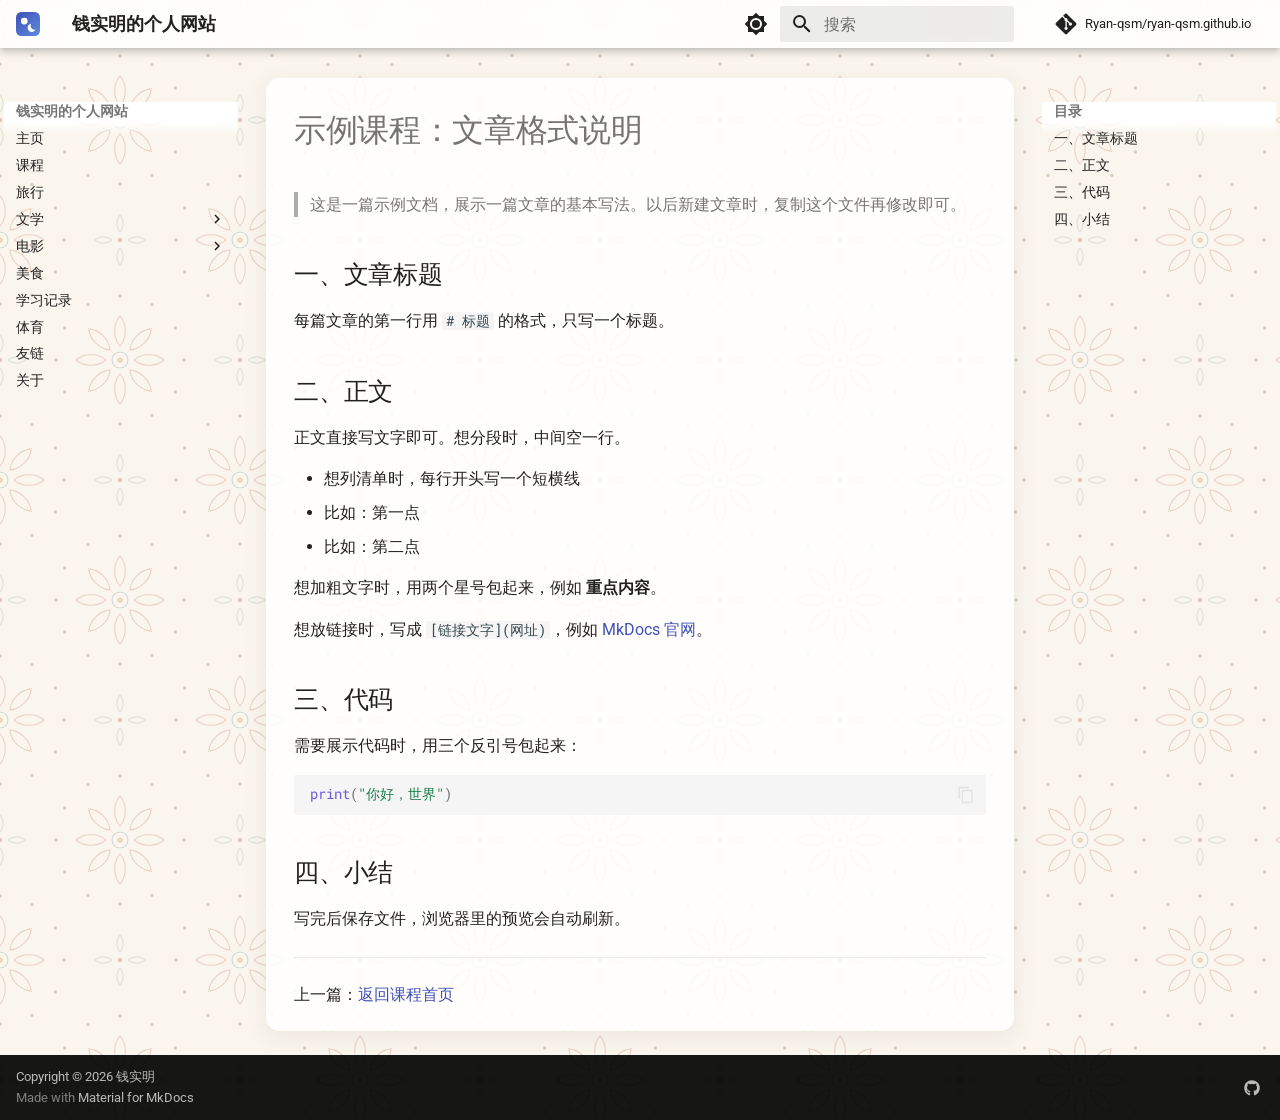
<file: course/example/index.html>
<!DOCTYPE html><html lang="zh" class="no-js"><head>
    
      <meta charset="utf-8">
      <meta name="viewport" content="width=device-width,initial-scale=1">
      
        <meta name="description" content="钱实明的个人网站，记录学习笔记与生活分享">
      
      
        <meta name="author" content="钱实明">
      
      
        <link rel="canonical" href="https://ryan-qsm.github.io/course/example/">
      
      
      
      
        
      
      
      <link rel="icon" href="../../assets/logo.svg">
      <meta name="generator" content="mkdocs-1.6.1, mkdocs-material-9.8.2">
    
    
      
        <title>示例课程：文章格式说明 - 钱实明的个人网站</title>
      
    
    
      <link rel="stylesheet" href="../../assets/stylesheets/main.57a0d79d.min.css">
      
        
        <link rel="stylesheet" href="../../assets/stylesheets/palette.fb2fffe2.min.css">
      
      


    
    
      
    
    
      
        
        
        <link rel="preconnect" href="https://fonts.gstatic.com" crossorigin="">
        <link rel="stylesheet" href="https://fonts.googleapis.com/css?family=Roboto:300,300i,400,400i,700,700i%7CRoboto+Mono:400,400i,700,700i&amp;display=fallback">
        <style>:root{--md-text-font:"Roboto";--md-code-font:"Roboto Mono"}</style>
      
    
    
      <link rel="stylesheet" href="../../stylesheets/extra.css">
    
    <script>__md_scope=new URL("../..",location),__md_hash=e=>[...e].reduce(((e,_)=>(e<<5)-e+_.charCodeAt(0)),0),__md_get=(e,_=localStorage,t=__md_scope)=>JSON.parse(_.getItem(t.pathname+"."+e)),__md_set=(e,_,t=localStorage,a=__md_scope)=>{try{t.setItem(a.pathname+"."+e,JSON.stringify(_))}catch(e){}}</script>
    
      

    
    
  <link href="../../assets/stylesheets/glightbox.min.css" rel="stylesheet"><script src="../../assets/javascripts/glightbox.min.js"></script><style id="glightbox-style">
            html.glightbox-open { overflow: initial; height: 100%; }
            .gslide-title { margin-top: 0px; user-select: text; }
            .gslide-desc { color: #666; user-select: text; }
            .gslide-image img { background: white; }
            .gscrollbar-fixer { padding-right: 15px; }
            .gdesc-inner { font-size: 0.75rem; }
            body[data-md-color-scheme="slate"] .gdesc-inner { background: var(--md-default-bg-color); }
            body[data-md-color-scheme="slate"] .gslide-title { color: var(--md-default-fg-color); }
            body[data-md-color-scheme="slate"] .gslide-desc { color: var(--md-default-fg-color); }
        </style></head>
  
  
    
    
      
    
    
    
    
    <body dir="ltr" data-md-color-scheme="default" data-md-color-primary="white" data-md-color-accent="white">
  
    
    <input class="md-toggle" data-md-toggle="drawer" type="checkbox" id="__drawer" autocomplete="off">
    <input class="md-toggle" data-md-toggle="search" type="checkbox" id="__search" autocomplete="off">
    <label class="md-overlay" for="__drawer"></label>
    <div data-md-component="skip">
      
        
        <a href="#_1" class="md-skip">
          跳转至
        </a>
      
    </div>
    <div data-md-component="announce">
      
    </div>
    
    
      

  

<header class="md-header md-header--shadow" data-md-component="header">
  <nav class="md-header__inner md-grid" aria-label="页眉">
    <a href="../.." title="钱实明的个人网站" class="md-header__button md-logo" aria-label="钱实明的个人网站" data-md-component="logo">
      
  <img src="../../assets/logo.svg" alt="logo">

    </a>
    <label class="md-header__button md-icon" for="__drawer">
      
      <svg xmlns="http://www.w3.org/2000/svg" viewBox="0 0 24 24"><path d="M3 6h18v2H3zm0 5h18v2H3zm0 5h18v2H3z"></path></svg>
    </label>
    <div class="md-header__title" data-md-component="header-title">
      <div class="md-header__ellipsis">
        <div class="md-header__topic">
          <span class="md-ellipsis">
            钱实明的个人网站
          </span>
        </div>
        <div class="md-header__topic" data-md-component="header-topic">
          <span class="md-ellipsis">
            
              示例课程：文章格式说明
            
          </span>
        </div>
      </div>
    </div>
    
      
        <form class="md-header__option" data-md-component="palette">
  
    
    
    
    <input class="md-option" data-md-color-media="(prefers-color-scheme: light)" data-md-color-scheme="default" data-md-color-primary="white" data-md-color-accent="white" aria-label="切换到深色模式" type="radio" name="__palette" id="__palette_0">
    
      <label class="md-header__button md-icon" title="切换到深色模式" for="__palette_1" hidden="">
        <svg xmlns="http://www.w3.org/2000/svg" viewBox="0 0 24 24"><path d="M12 8a4 4 0 0 0-4 4 4 4 0 0 0 4 4 4 4 0 0 0 4-4 4 4 0 0 0-4-4m0 10a6 6 0 0 1-6-6 6 6 0 0 1 6-6 6 6 0 0 1 6 6 6 6 0 0 1-6 6m8-9.31V4h-4.69L12 .69 8.69 4H4v4.69L.69 12 4 15.31V20h4.69L12 23.31 15.31 20H20v-4.69L23.31 12z"></path></svg>
      </label>
    
  
    
    
    
    <input class="md-option" data-md-color-media="(prefers-color-scheme: dark)" data-md-color-scheme="slate" data-md-color-primary="black" data-md-color-accent="white" aria-label="切换到浅色模式" type="radio" name="__palette" id="__palette_1">
    
      <label class="md-header__button md-icon" title="切换到浅色模式" for="__palette_0" hidden="">
        <svg xmlns="http://www.w3.org/2000/svg" viewBox="0 0 24 24"><path d="M12 18c-.89 0-1.74-.2-2.5-.55C11.56 16.5 13 14.42 13 12s-1.44-4.5-3.5-5.45C10.26 6.2 11.11 6 12 6a6 6 0 0 1 6 6 6 6 0 0 1-6 6m8-9.31V4h-4.69L12 .69 8.69 4H4v4.69L.69 12 4 15.31V20h4.69L12 23.31 15.31 20H20v-4.69L23.31 12z"></path></svg>
      </label>
    
  
</form>
      
    
    
      <script>var palette=__md_get("__palette");if(palette&&palette.color){if("(prefers-color-scheme)"===palette.color.media){var media=matchMedia("(prefers-color-scheme: light)"),input=document.querySelector(media.matches?"[data-md-color-media='(prefers-color-scheme: light)']":"[data-md-color-media='(prefers-color-scheme: dark)']");palette.color.media=input.getAttribute("data-md-color-media"),palette.color.scheme=input.getAttribute("data-md-color-scheme"),palette.color.primary=input.getAttribute("data-md-color-primary"),palette.color.accent=input.getAttribute("data-md-color-accent")}for(var[key,value]of Object.entries(palette.color))document.body.setAttribute("data-md-color-"+key,value)}</script>
    
    
    
      
      
        <label class="md-header__button md-icon" for="__search">
          
          <svg xmlns="http://www.w3.org/2000/svg" viewBox="0 0 24 24"><path d="M9.5 3A6.5 6.5 0 0 1 16 9.5c0 1.61-.59 3.09-1.56 4.23l.27.27h.79l5 5-1.5 1.5-5-5v-.79l-.27-.27A6.52 6.52 0 0 1 9.5 16 6.5 6.5 0 0 1 3 9.5 6.5 6.5 0 0 1 9.5 3m0 2C7 5 5 7 5 9.5S7 14 9.5 14 14 12 14 9.5 12 5 9.5 5"></path></svg>
        </label>
        <div class="md-search" data-md-component="search" role="dialog">
  <label class="md-search__overlay" for="__search"></label>
  <div class="md-search__inner" role="search">
    <form class="md-search__form" name="search">
      <input type="text" class="md-search__input" name="query" aria-label="搜索" placeholder="搜索" autocapitalize="off" autocorrect="off" autocomplete="off" spellcheck="false" data-md-component="search-query" required="">
      <label class="md-search__icon md-icon" for="__search">
        
        <svg xmlns="http://www.w3.org/2000/svg" viewBox="0 0 24 24"><path d="M9.5 3A6.5 6.5 0 0 1 16 9.5c0 1.61-.59 3.09-1.56 4.23l.27.27h.79l5 5-1.5 1.5-5-5v-.79l-.27-.27A6.52 6.52 0 0 1 9.5 16 6.5 6.5 0 0 1 3 9.5 6.5 6.5 0 0 1 9.5 3m0 2C7 5 5 7 5 9.5S7 14 9.5 14 14 12 14 9.5 12 5 9.5 5"></path></svg>
        
        <svg xmlns="http://www.w3.org/2000/svg" viewBox="0 0 24 24"><path d="M20 11v2H8l5.5 5.5-1.42 1.42L4.16 12l7.92-7.92L13.5 5.5 8 11z"></path></svg>
      </label>
      <nav class="md-search__options" aria-label="查找">
        
        <button type="reset" class="md-search__icon md-icon" title="清空当前内容" aria-label="清空当前内容" tabindex="-1">
          
          <svg xmlns="http://www.w3.org/2000/svg" viewBox="0 0 24 24"><path d="M19 6.41 17.59 5 12 10.59 6.41 5 5 6.41 10.59 12 5 17.59 6.41 19 12 13.41 17.59 19 19 17.59 13.41 12z"></path></svg>
        </button>
      </nav>
      
        <div class="md-search__suggest" data-md-component="search-suggest"></div>
      
    </form>
    <div class="md-search__output">
      <div class="md-search__scrollwrap" tabindex="0" data-md-scrollfix="">
        <div class="md-search-result" data-md-component="search-result">
          <div class="md-search-result__meta">
            正在初始化搜索引擎
          </div>
          <ol class="md-search-result__list" role="presentation"></ol>
        </div>
      </div>
    </div>
  </div>
</div>
      
    
    
      <div class="md-header__source">
        <a href="https://github.com/Ryan-qsm/ryan-qsm.github.io" title="前往仓库" class="md-source" data-md-component="source">
  <div class="md-source__icon md-icon">
    
    <svg xmlns="http://www.w3.org/2000/svg" viewBox="0 0 448 512"><!--! Font Awesome Free 7.1.0 by @fontawesome - https://fontawesome.com License - https://fontawesome.com/license/free (Icons: CC BY 4.0, Fonts: SIL OFL 1.1, Code: MIT License) Copyright 2025 Fonticons, Inc.--><path d="M439.6 236.1 244 40.5c-5.4-5.5-12.8-8.5-20.4-8.5s-15 3-20.4 8.4L162.5 81l51.5 51.5c27.1-9.1 52.7 16.8 43.4 43.7l49.7 49.7c34.2-11.8 61.2 31 35.5 56.7-26.5 26.5-70.2-2.9-56-37.3L240.3 199v121.9c25.3 12.5 22.3 41.8 9.1 55-6.4 6.4-15.2 10.1-24.3 10.1s-17.8-3.6-24.3-10.1c-17.6-17.6-11.1-46.9 11.2-56v-123c-20.8-8.5-24.6-30.7-18.6-45L142.6 101 8.5 235.1C3 240.6 0 247.9 0 255.5s3 15 8.5 20.4l195.6 195.7c5.4 5.4 12.7 8.4 20.4 8.4s15-3 20.4-8.4l194.7-194.7c5.4-5.4 8.4-12.8 8.4-20.4s-3-15-8.4-20.4"></path></svg>
  </div>
  <div class="md-source__repository">
    Ryan-qsm/ryan-qsm.github.io
  </div>
</a>
      </div>
    
  </nav>
  
</header>
    
    <div class="md-container" data-md-component="container">
      
      
        
          
        
      
      <main class="md-main" data-md-component="main">
        <div class="md-main__inner md-grid">
          
            
              
              <div class="md-sidebar md-sidebar--primary" data-md-component="sidebar" data-md-type="navigation">
                <div class="md-sidebar__scrollwrap">
                  <div class="md-sidebar__inner">
                    



<nav class="md-nav md-nav--primary" aria-label="导航栏" data-md-level="0">
  <label class="md-nav__title" for="__drawer">
    <a href="../.." title="钱实明的个人网站" class="md-nav__button md-logo" aria-label="钱实明的个人网站" data-md-component="logo">
      
  <img src="../../assets/logo.svg" alt="logo">

    </a>
    钱实明的个人网站
  </label>
  
    <div class="md-nav__source">
      <a href="https://github.com/Ryan-qsm/ryan-qsm.github.io" title="前往仓库" class="md-source" data-md-component="source">
  <div class="md-source__icon md-icon">
    
    <svg xmlns="http://www.w3.org/2000/svg" viewBox="0 0 448 512"><!--! Font Awesome Free 7.1.0 by @fontawesome - https://fontawesome.com License - https://fontawesome.com/license/free (Icons: CC BY 4.0, Fonts: SIL OFL 1.1, Code: MIT License) Copyright 2025 Fonticons, Inc.--><path d="M439.6 236.1 244 40.5c-5.4-5.5-12.8-8.5-20.4-8.5s-15 3-20.4 8.4L162.5 81l51.5 51.5c27.1-9.1 52.7 16.8 43.4 43.7l49.7 49.7c34.2-11.8 61.2 31 35.5 56.7-26.5 26.5-70.2-2.9-56-37.3L240.3 199v121.9c25.3 12.5 22.3 41.8 9.1 55-6.4 6.4-15.2 10.1-24.3 10.1s-17.8-3.6-24.3-10.1c-17.6-17.6-11.1-46.9 11.2-56v-123c-20.8-8.5-24.6-30.7-18.6-45L142.6 101 8.5 235.1C3 240.6 0 247.9 0 255.5s3 15 8.5 20.4l195.6 195.7c5.4 5.4 12.7 8.4 20.4 8.4s15-3 20.4-8.4l194.7-194.7c5.4-5.4 8.4-12.8 8.4-20.4s-3-15-8.4-20.4"></path></svg>
  </div>
  <div class="md-source__repository">
    Ryan-qsm/ryan-qsm.github.io
  </div>
</a>
    </div>
  
  <ul class="md-nav__list" data-md-scrollfix="">
    
      
      
  
  
  
  
    <li class="md-nav__item">
      <a href="../.." class="md-nav__link">
        
  
  
  <span class="md-ellipsis">
    
  
    主页
  

    
  </span>
  
  

      </a>
    </li>
  

    
      
      
  
  
  
  
    <li class="md-nav__item">
      <a href="../" class="md-nav__link">
        
  
  
  <span class="md-ellipsis">
    
  
    课程
  

    
  </span>
  
  

      </a>
    </li>
  

    
      
      
  
  
  
  
    <li class="md-nav__item">
      <a href="../../travel/" class="md-nav__link">
        
  
  
  <span class="md-ellipsis">
    
  
    旅行
  

    
  </span>
  
  

      </a>
    </li>
  

    
      
      
  
  
  
  
    
    
    
    
    
    <li class="md-nav__item md-nav__item--nested">
      
        
        
        <input class="md-nav__toggle md-toggle " type="checkbox" id="__nav_4">
        
          
          <label class="md-nav__link" for="__nav_4" id="__nav_4_label" tabindex="0">
            
  
  
  <span class="md-ellipsis">
    
  
    文学
  

    
  </span>
  
  

            <span class="md-nav__icon md-icon"></span>
          </label>
        
        <nav class="md-nav" data-md-level="1" aria-labelledby="__nav_4_label" aria-expanded="false">
          <label class="md-nav__title" for="__nav_4">
            <span class="md-nav__icon md-icon"></span>
            
  
    文学
  

          </label>
          <ul class="md-nav__list" data-md-scrollfix="">
            
              
                
  
  
  
  
    <li class="md-nav__item">
      <a href="../../literature/" class="md-nav__link">
        
  
  
  <span class="md-ellipsis">
    
  
    每日书籍推荐
  

    
  </span>
  
  

      </a>
    </li>
  

              
            
              
                
  
  
  
  
    <li class="md-nav__item">
      <a href="../../literature/reading/" class="md-nav__link">
        
  
  
  <span class="md-ellipsis">
    
  
    我的阅读
  

    
  </span>
  
  

      </a>
    </li>
  

              
            
          </ul>
        </nav>
      
    </li>
  

    
      
      
  
  
  
  
    
    
    
    
    
    <li class="md-nav__item md-nav__item--nested">
      
        
        
        <input class="md-nav__toggle md-toggle " type="checkbox" id="__nav_5">
        
          
          <label class="md-nav__link" for="__nav_5" id="__nav_5_label" tabindex="0">
            
  
  
  <span class="md-ellipsis">
    
  
    电影
  

    
  </span>
  
  

            <span class="md-nav__icon md-icon"></span>
          </label>
        
        <nav class="md-nav" data-md-level="1" aria-labelledby="__nav_5_label" aria-expanded="false">
          <label class="md-nav__title" for="__nav_5">
            <span class="md-nav__icon md-icon"></span>
            
  
    电影
  

          </label>
          <ul class="md-nav__list" data-md-scrollfix="">
            
              
                
  
  
  
  
    <li class="md-nav__item">
      <a href="../../movie/" class="md-nav__link">
        
  
  
  <span class="md-ellipsis">
    
  
    每日电影推荐
  

    
  </span>
  
  

      </a>
    </li>
  

              
            
              
                
  
  
  
  
    <li class="md-nav__item">
      <a href="../../movie/watching/" class="md-nav__link">
        
  
  
  <span class="md-ellipsis">
    
  
    我的观影
  

    
  </span>
  
  

      </a>
    </li>
  

              
            
          </ul>
        </nav>
      
    </li>
  

    
      
      
  
  
  
  
    <li class="md-nav__item">
      <a href="../../food/" class="md-nav__link">
        
  
  
  <span class="md-ellipsis">
    
  
    美食
  

    
  </span>
  
  

      </a>
    </li>
  

    
      
      
  
  
  
  
    <li class="md-nav__item">
      <a href="../../study/" class="md-nav__link">
        
  
  
  <span class="md-ellipsis">
    
  
    学习记录
  

    
  </span>
  
  

      </a>
    </li>
  

    
      
      
  
  
  
  
    <li class="md-nav__item">
      <a href="../../sports/" class="md-nav__link">
        
  
  
  <span class="md-ellipsis">
    
  
    体育
  

    
  </span>
  
  

      </a>
    </li>
  

    
      
      
  
  
  
  
    <li class="md-nav__item">
      <a href="../../friends/" class="md-nav__link">
        
  
  
  <span class="md-ellipsis">
    
  
    友链
  

    
  </span>
  
  

      </a>
    </li>
  

    
      
      
  
  
  
  
    <li class="md-nav__item">
      <a href="../../about/" class="md-nav__link">
        
  
  
  <span class="md-ellipsis">
    
  
    关于
  

    
  </span>
  
  

      </a>
    </li>
  

    
  </ul>
</nav>
                  </div>
                </div>
              </div>
            
            
              
              <div class="md-sidebar md-sidebar--secondary" data-md-component="sidebar" data-md-type="toc">
                <div class="md-sidebar__scrollwrap">
                  <div class="md-sidebar__inner">
                    

<nav class="md-nav md-nav--secondary" aria-label="目录">
  
  
  
    
  
  
    <label class="md-nav__title" for="__toc">
      <span class="md-nav__icon md-icon"></span>
      目录
    </label>
    <ul class="md-nav__list" data-md-component="toc" data-md-scrollfix="">
      
        <li class="md-nav__item">
  <a href="#_2" class="md-nav__link">
    <span class="md-ellipsis">
      
        一、文章标题
      
    </span>
  </a>
  
</li>
      
        <li class="md-nav__item">
  <a href="#_3" class="md-nav__link">
    <span class="md-ellipsis">
      
        二、正文
      
    </span>
  </a>
  
</li>
      
        <li class="md-nav__item">
  <a href="#_4" class="md-nav__link">
    <span class="md-ellipsis">
      
        三、代码
      
    </span>
  </a>
  
</li>
      
        <li class="md-nav__item">
  <a href="#_5" class="md-nav__link">
    <span class="md-ellipsis">
      
        四、小结
      
    </span>
  </a>
  
</li>
      
    </ul>
  
</nav>
                  </div>
                </div>
              </div>
            
          
          
            <div class="md-content" data-md-component="content">
              
              <article class="md-content__inner md-typeset">
                
                  


  
  


<h1 id="_1">示例课程：文章格式说明<a class="headerlink" href="#_1" title="Permanent link">¶</a></h1>
<blockquote>
<p>这是一篇示例文档，展示一篇文章的基本写法。以后新建文章时，复制这个文件再修改即可。</p>
</blockquote>
<h2 id="_2">一、文章标题<a class="headerlink" href="#_2" title="Permanent link">¶</a></h2>
<p>每篇文章的第一行用 <code># 标题</code> 的格式，只写一个标题。</p>
<h2 id="_3">二、正文<a class="headerlink" href="#_3" title="Permanent link">¶</a></h2>
<p>正文直接写文字即可。想分段时，中间空一行。</p>
<ul>
<li>想列清单时，每行开头写一个短横线</li>
<li>比如：第一点</li>
<li>比如：第二点</li>
</ul>
<p>想加粗文字时，用两个星号包起来，例如 <strong>重点内容</strong>。</p>
<p>想放链接时，写成 <code>[链接文字](网址)</code>，例如 <a href="https://www.mkdocs.org/">MkDocs 官网</a>。</p>
<h2 id="_4">三、代码<a class="headerlink" href="#_4" title="Permanent link">¶</a></h2>
<p>需要展示代码时，用三个反引号包起来：</p>
<div class="highlight"><pre><span></span><code><a id="__codelineno-0-1" name="__codelineno-0-1" href="#__codelineno-0-1"></a><span class="nb">print</span><span class="p">(</span><span class="s2">"你好，世界"</span><span class="p">)</span>
</code></pre></div>
<h2 id="_5">四、小结<a class="headerlink" href="#_5" title="Permanent link">¶</a></h2>
<p>写完后保存文件，浏览器里的预览会自动刷新。</p>
<hr>
<p>上一篇：<a href="../">返回课程首页</a></p>












                
              </article>
            </div>
          
          
<script>var target=document.getElementById(location.hash.slice(1));target&&target.name&&(target.checked=target.name.startsWith("__tabbed_"))</script>
        </div>
        
          <button type="button" class="md-top md-icon" data-md-component="top" hidden="">
  
  <svg xmlns="http://www.w3.org/2000/svg" viewBox="0 0 24 24"><path d="M13 20h-2V8l-5.5 5.5-1.42-1.42L12 4.16l7.92 7.92-1.42 1.42L13 8z"></path></svg>
  回到页面顶部
</button>
        
      </main>
      
        <footer class="md-footer">
  
    
  
  <div class="md-footer-meta md-typeset">
    <div class="md-footer-meta__inner md-grid">
      <div class="md-copyright">
  
    <div class="md-copyright__highlight">
      Copyright © 2026 钱实明
    </div>
  
  
    Made with
    <a href="https://squidfunk.github.io/mkdocs-material/" target="_blank" rel="noopener">
      Material for MkDocs
    </a>
  
</div>
      
        
<div class="md-social">
  
    
    
    
    
    <a href="https://github.com/Ryan-qsm" target="_blank" rel="noopener" title="GitHub" class="md-social__link">
      <svg xmlns="http://www.w3.org/2000/svg" viewBox="0 0 512 512"><!--! Font Awesome Free 7.1.0 by @fontawesome - https://fontawesome.com License - https://fontawesome.com/license/free (Icons: CC BY 4.0, Fonts: SIL OFL 1.1, Code: MIT License) Copyright 2025 Fonticons, Inc.--><path d="M173.9 397.4c0 2-2.3 3.6-5.2 3.6-3.3.3-5.6-1.3-5.6-3.6 0-2 2.3-3.6 5.2-3.6 3-.3 5.6 1.3 5.6 3.6m-31.1-4.5c-.7 2 1.3 4.3 4.3 4.9 2.6 1 5.6 0 6.2-2s-1.3-4.3-4.3-5.2c-2.6-.7-5.5.3-6.2 2.3m44.2-1.7c-2.9.7-4.9 2.6-4.6 4.9.3 2 2.9 3.3 5.9 2.6 2.9-.7 4.9-2.6 4.6-4.6-.3-1.9-3-3.2-5.9-2.9M252.8 8C114.1 8 8 113.3 8 252c0 110.9 69.8 205.8 169.5 239.2 12.8 2.3 17.3-5.6 17.3-12.1 0-6.2-.3-40.4-.3-61.4 0 0-70 15-84.7-29.8 0 0-11.4-29.1-27.8-36.6 0 0-22.9-15.7 1.6-15.4 0 0 24.9 2 38.6 25.8 21.9 38.6 58.6 27.5 72.9 20.9 2.3-16 8.8-27.1 16-33.7-55.9-6.2-112.3-14.3-112.3-110.5 0-27.5 7.6-41.3 23.6-58.9-2.6-6.5-11.1-33.3 2.6-67.9 20.9-6.5 69 27 69 27 20-5.6 41.5-8.5 62.8-8.5s42.8 2.9 62.8 8.5c0 0 48.1-33.6 69-27 13.7 34.7 5.2 61.4 2.6 67.9 16 17.7 25.8 31.5 25.8 58.9 0 96.5-58.9 104.2-114.8 110.5 9.2 7.9 17 22.9 17 46.4 0 33.7-.3 75.4-.3 83.6 0 6.5 4.6 14.4 17.3 12.1C436.2 457.8 504 362.9 504 252 504 113.3 391.5 8 252.8 8M105.2 352.9c-1.3 1-1 3.3.7 5.2 1.6 1.6 3.9 2.3 5.2 1 1.3-1 1-3.3-.7-5.2-1.6-1.6-3.9-2.3-5.2-1m-10.8-8.1c-.7 1.3.3 2.9 2.3 3.9 1.6 1 3.6.7 4.3-.7.7-1.3-.3-2.9-2.3-3.9-2-.6-3.6-.3-4.3.7m32.4 35.6c-1.6 1.3-1 4.3 1.3 6.2 2.3 2.3 5.2 2.6 6.5 1 1.3-1.3.7-4.3-1.3-6.2-2.2-2.3-5.2-2.6-6.5-1m-11.4-14.7c-1.6 1-1.6 3.6 0 5.9s4.3 3.3 5.6 2.3c1.6-1.3 1.6-3.9 0-6.2-1.4-2.3-4-3.3-5.6-2"></path></svg>
    </a>
  
</div>
      
    </div>
  </div>
</footer>
      
    </div>
    <div class="md-dialog" data-md-component="dialog">
      <div class="md-dialog__inner md-typeset"></div>
    </div>
    
      <div class="md-progress" data-md-component="progress" role="progressbar"></div>
    
    
    
      
      
      <script id="__config" type="application/json">{"annotate": null, "base": "../..", "features": ["navigation.top", "navigation.instant", "navigation.instant.progress", "navigation.footer", "search.suggest", "search.highlight", "toc.follow", "content.code.copy", "content.tooltips"], "search": "../../assets/javascripts/workers/search.a7633da7.min.js", "tags": null, "translations": {"clipboard.copied": "\u5df2\u590d\u5236", "clipboard.copy": "\u590d\u5236", "search.result.more.one": "\u5728\u8be5\u9875\u4e0a\u8fd8\u6709 1 \u4e2a\u7b26\u5408\u6761\u4ef6\u7684\u7ed3\u679c", "search.result.more.other": "\u5728\u8be5\u9875\u4e0a\u8fd8\u6709 # \u4e2a\u7b26\u5408\u6761\u4ef6\u7684\u7ed3\u679c", "search.result.none": "\u6ca1\u6709\u627e\u5230\u7b26\u5408\u6761\u4ef6\u7684\u7ed3\u679c", "search.result.one": "\u627e\u5230 1 \u4e2a\u7b26\u5408\u6761\u4ef6\u7684\u7ed3\u679c", "search.result.other": "# \u4e2a\u7b26\u5408\u6761\u4ef6\u7684\u7ed3\u679c", "search.result.placeholder": "\u952e\u5165\u4ee5\u5f00\u59cb\u641c\u7d22", "search.result.term.missing": "\u7f3a\u5c11", "select.version": "\u9009\u62e9\u5f53\u524d\u7248\u672c"}, "version": null}</script>
    
    
      <script src="../../assets/javascripts/bundle.a5f9d56c.min.js"></script>
      
        <script src="../../javascripts/hero-bg.js"></script>
      
        <script src="../../javascripts/daily-pick.js"></script>
      
    
  
<script id="init-glightbox">const lightbox = GLightbox({"touchNavigation": true, "loop": false, "zoomable": true, "draggable": true, "openEffect": "zoom", "closeEffect": "zoom", "slideEffect": "slide"});
document$.subscribe(()=>{ lightbox.reload(); });
</script></body></html>
</file>
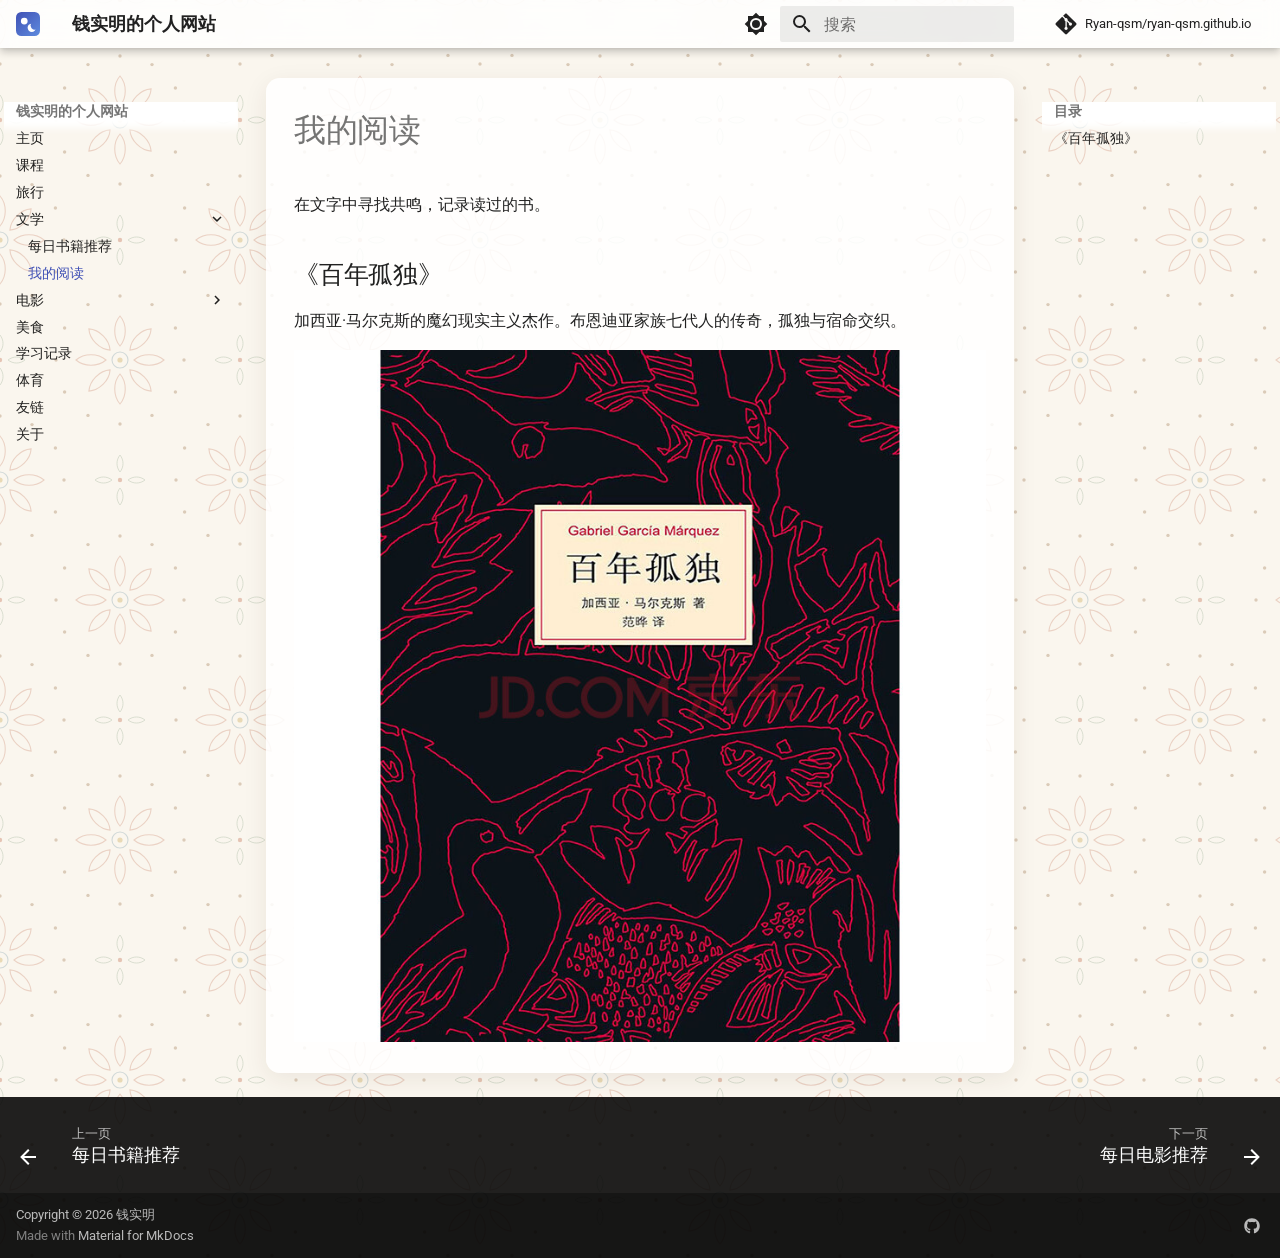
<file: literature/reading/index.html>
<!DOCTYPE html><html lang="zh" class="no-js"><head>
    
      <meta charset="utf-8">
      <meta name="viewport" content="width=device-width,initial-scale=1">
      
        <meta name="description" content="钱实明的个人网站，记录学习笔记与生活分享">
      
      
        <meta name="author" content="钱实明">
      
      
        <link rel="canonical" href="https://ryan-qsm.github.io/literature/reading/">
      
      
        <link rel="prev" href="../">
      
      
        <link rel="next" href="../../movie/">
      
      
        
      
      
      <link rel="icon" href="../../assets/logo.svg">
      <meta name="generator" content="mkdocs-1.6.1, mkdocs-material-9.8.2">
    
    
      
        <title>我的阅读 - 钱实明的个人网站</title>
      
    
    
      <link rel="stylesheet" href="../../assets/stylesheets/main.57a0d79d.min.css">
      
        
        <link rel="stylesheet" href="../../assets/stylesheets/palette.fb2fffe2.min.css">
      
      


    
    
      
    
    
      
        
        
        <link rel="preconnect" href="https://fonts.gstatic.com" crossorigin="">
        <link rel="stylesheet" href="https://fonts.googleapis.com/css?family=Roboto:300,300i,400,400i,700,700i%7CRoboto+Mono:400,400i,700,700i&amp;display=fallback">
        <style>:root{--md-text-font:"Roboto";--md-code-font:"Roboto Mono"}</style>
      
    
    
      <link rel="stylesheet" href="../../stylesheets/extra.css">
    
    <script>__md_scope=new URL("../..",location),__md_hash=e=>[...e].reduce(((e,_)=>(e<<5)-e+_.charCodeAt(0)),0),__md_get=(e,_=localStorage,t=__md_scope)=>JSON.parse(_.getItem(t.pathname+"."+e)),__md_set=(e,_,t=localStorage,a=__md_scope)=>{try{t.setItem(a.pathname+"."+e,JSON.stringify(_))}catch(e){}}</script>
    
      

    
    
  <link href="../../assets/stylesheets/glightbox.min.css" rel="stylesheet"><script src="../../assets/javascripts/glightbox.min.js"></script><style id="glightbox-style">
            html.glightbox-open { overflow: initial; height: 100%; }
            .gslide-title { margin-top: 0px; user-select: text; }
            .gslide-desc { color: #666; user-select: text; }
            .gslide-image img { background: white; }
            .gscrollbar-fixer { padding-right: 15px; }
            .gdesc-inner { font-size: 0.75rem; }
            body[data-md-color-scheme="slate"] .gdesc-inner { background: var(--md-default-bg-color); }
            body[data-md-color-scheme="slate"] .gslide-title { color: var(--md-default-fg-color); }
            body[data-md-color-scheme="slate"] .gslide-desc { color: var(--md-default-fg-color); }
        </style></head>
  
  
    
    
      
    
    
    
    
    <body dir="ltr" data-md-color-scheme="default" data-md-color-primary="white" data-md-color-accent="white">
  
    
    <input class="md-toggle" data-md-toggle="drawer" type="checkbox" id="__drawer" autocomplete="off">
    <input class="md-toggle" data-md-toggle="search" type="checkbox" id="__search" autocomplete="off">
    <label class="md-overlay" for="__drawer"></label>
    <div data-md-component="skip">
      
        
        <a href="#_1" class="md-skip">
          跳转至
        </a>
      
    </div>
    <div data-md-component="announce">
      
    </div>
    
    
      

  

<header class="md-header md-header--shadow" data-md-component="header">
  <nav class="md-header__inner md-grid" aria-label="页眉">
    <a href="../.." title="钱实明的个人网站" class="md-header__button md-logo" aria-label="钱实明的个人网站" data-md-component="logo">
      
  <img src="../../assets/logo.svg" alt="logo">

    </a>
    <label class="md-header__button md-icon" for="__drawer">
      
      <svg xmlns="http://www.w3.org/2000/svg" viewBox="0 0 24 24"><path d="M3 6h18v2H3zm0 5h18v2H3zm0 5h18v2H3z"></path></svg>
    </label>
    <div class="md-header__title" data-md-component="header-title">
      <div class="md-header__ellipsis">
        <div class="md-header__topic">
          <span class="md-ellipsis">
            钱实明的个人网站
          </span>
        </div>
        <div class="md-header__topic" data-md-component="header-topic">
          <span class="md-ellipsis">
            
              我的阅读
            
          </span>
        </div>
      </div>
    </div>
    
      
        <form class="md-header__option" data-md-component="palette">
  
    
    
    
    <input class="md-option" data-md-color-media="(prefers-color-scheme: light)" data-md-color-scheme="default" data-md-color-primary="white" data-md-color-accent="white" aria-label="切换到深色模式" type="radio" name="__palette" id="__palette_0">
    
      <label class="md-header__button md-icon" title="切换到深色模式" for="__palette_1" hidden="">
        <svg xmlns="http://www.w3.org/2000/svg" viewBox="0 0 24 24"><path d="M12 8a4 4 0 0 0-4 4 4 4 0 0 0 4 4 4 4 0 0 0 4-4 4 4 0 0 0-4-4m0 10a6 6 0 0 1-6-6 6 6 0 0 1 6-6 6 6 0 0 1 6 6 6 6 0 0 1-6 6m8-9.31V4h-4.69L12 .69 8.69 4H4v4.69L.69 12 4 15.31V20h4.69L12 23.31 15.31 20H20v-4.69L23.31 12z"></path></svg>
      </label>
    
  
    
    
    
    <input class="md-option" data-md-color-media="(prefers-color-scheme: dark)" data-md-color-scheme="slate" data-md-color-primary="black" data-md-color-accent="white" aria-label="切换到浅色模式" type="radio" name="__palette" id="__palette_1">
    
      <label class="md-header__button md-icon" title="切换到浅色模式" for="__palette_0" hidden="">
        <svg xmlns="http://www.w3.org/2000/svg" viewBox="0 0 24 24"><path d="M12 18c-.89 0-1.74-.2-2.5-.55C11.56 16.5 13 14.42 13 12s-1.44-4.5-3.5-5.45C10.26 6.2 11.11 6 12 6a6 6 0 0 1 6 6 6 6 0 0 1-6 6m8-9.31V4h-4.69L12 .69 8.69 4H4v4.69L.69 12 4 15.31V20h4.69L12 23.31 15.31 20H20v-4.69L23.31 12z"></path></svg>
      </label>
    
  
</form>
      
    
    
      <script>var palette=__md_get("__palette");if(palette&&palette.color){if("(prefers-color-scheme)"===palette.color.media){var media=matchMedia("(prefers-color-scheme: light)"),input=document.querySelector(media.matches?"[data-md-color-media='(prefers-color-scheme: light)']":"[data-md-color-media='(prefers-color-scheme: dark)']");palette.color.media=input.getAttribute("data-md-color-media"),palette.color.scheme=input.getAttribute("data-md-color-scheme"),palette.color.primary=input.getAttribute("data-md-color-primary"),palette.color.accent=input.getAttribute("data-md-color-accent")}for(var[key,value]of Object.entries(palette.color))document.body.setAttribute("data-md-color-"+key,value)}</script>
    
    
    
      
      
        <label class="md-header__button md-icon" for="__search">
          
          <svg xmlns="http://www.w3.org/2000/svg" viewBox="0 0 24 24"><path d="M9.5 3A6.5 6.5 0 0 1 16 9.5c0 1.61-.59 3.09-1.56 4.23l.27.27h.79l5 5-1.5 1.5-5-5v-.79l-.27-.27A6.52 6.52 0 0 1 9.5 16 6.5 6.5 0 0 1 3 9.5 6.5 6.5 0 0 1 9.5 3m0 2C7 5 5 7 5 9.5S7 14 9.5 14 14 12 14 9.5 12 5 9.5 5"></path></svg>
        </label>
        <div class="md-search" data-md-component="search" role="dialog">
  <label class="md-search__overlay" for="__search"></label>
  <div class="md-search__inner" role="search">
    <form class="md-search__form" name="search">
      <input type="text" class="md-search__input" name="query" aria-label="搜索" placeholder="搜索" autocapitalize="off" autocorrect="off" autocomplete="off" spellcheck="false" data-md-component="search-query" required="">
      <label class="md-search__icon md-icon" for="__search">
        
        <svg xmlns="http://www.w3.org/2000/svg" viewBox="0 0 24 24"><path d="M9.5 3A6.5 6.5 0 0 1 16 9.5c0 1.61-.59 3.09-1.56 4.23l.27.27h.79l5 5-1.5 1.5-5-5v-.79l-.27-.27A6.52 6.52 0 0 1 9.5 16 6.5 6.5 0 0 1 3 9.5 6.5 6.5 0 0 1 9.5 3m0 2C7 5 5 7 5 9.5S7 14 9.5 14 14 12 14 9.5 12 5 9.5 5"></path></svg>
        
        <svg xmlns="http://www.w3.org/2000/svg" viewBox="0 0 24 24"><path d="M20 11v2H8l5.5 5.5-1.42 1.42L4.16 12l7.92-7.92L13.5 5.5 8 11z"></path></svg>
      </label>
      <nav class="md-search__options" aria-label="查找">
        
        <button type="reset" class="md-search__icon md-icon" title="清空当前内容" aria-label="清空当前内容" tabindex="-1">
          
          <svg xmlns="http://www.w3.org/2000/svg" viewBox="0 0 24 24"><path d="M19 6.41 17.59 5 12 10.59 6.41 5 5 6.41 10.59 12 5 17.59 6.41 19 12 13.41 17.59 19 19 17.59 13.41 12z"></path></svg>
        </button>
      </nav>
      
        <div class="md-search__suggest" data-md-component="search-suggest"></div>
      
    </form>
    <div class="md-search__output">
      <div class="md-search__scrollwrap" tabindex="0" data-md-scrollfix="">
        <div class="md-search-result" data-md-component="search-result">
          <div class="md-search-result__meta">
            正在初始化搜索引擎
          </div>
          <ol class="md-search-result__list" role="presentation"></ol>
        </div>
      </div>
    </div>
  </div>
</div>
      
    
    
      <div class="md-header__source">
        <a href="https://github.com/Ryan-qsm/ryan-qsm.github.io" title="前往仓库" class="md-source" data-md-component="source">
  <div class="md-source__icon md-icon">
    
    <svg xmlns="http://www.w3.org/2000/svg" viewBox="0 0 448 512"><!--! Font Awesome Free 7.1.0 by @fontawesome - https://fontawesome.com License - https://fontawesome.com/license/free (Icons: CC BY 4.0, Fonts: SIL OFL 1.1, Code: MIT License) Copyright 2025 Fonticons, Inc.--><path d="M439.6 236.1 244 40.5c-5.4-5.5-12.8-8.5-20.4-8.5s-15 3-20.4 8.4L162.5 81l51.5 51.5c27.1-9.1 52.7 16.8 43.4 43.7l49.7 49.7c34.2-11.8 61.2 31 35.5 56.7-26.5 26.5-70.2-2.9-56-37.3L240.3 199v121.9c25.3 12.5 22.3 41.8 9.1 55-6.4 6.4-15.2 10.1-24.3 10.1s-17.8-3.6-24.3-10.1c-17.6-17.6-11.1-46.9 11.2-56v-123c-20.8-8.5-24.6-30.7-18.6-45L142.6 101 8.5 235.1C3 240.6 0 247.9 0 255.5s3 15 8.5 20.4l195.6 195.7c5.4 5.4 12.7 8.4 20.4 8.4s15-3 20.4-8.4l194.7-194.7c5.4-5.4 8.4-12.8 8.4-20.4s-3-15-8.4-20.4"></path></svg>
  </div>
  <div class="md-source__repository">
    Ryan-qsm/ryan-qsm.github.io
  </div>
</a>
      </div>
    
  </nav>
  
</header>
    
    <div class="md-container" data-md-component="container">
      
      
        
          
        
      
      <main class="md-main" data-md-component="main">
        <div class="md-main__inner md-grid">
          
            
              
              <div class="md-sidebar md-sidebar--primary" data-md-component="sidebar" data-md-type="navigation">
                <div class="md-sidebar__scrollwrap">
                  <div class="md-sidebar__inner">
                    



<nav class="md-nav md-nav--primary" aria-label="导航栏" data-md-level="0">
  <label class="md-nav__title" for="__drawer">
    <a href="../.." title="钱实明的个人网站" class="md-nav__button md-logo" aria-label="钱实明的个人网站" data-md-component="logo">
      
  <img src="../../assets/logo.svg" alt="logo">

    </a>
    钱实明的个人网站
  </label>
  
    <div class="md-nav__source">
      <a href="https://github.com/Ryan-qsm/ryan-qsm.github.io" title="前往仓库" class="md-source" data-md-component="source">
  <div class="md-source__icon md-icon">
    
    <svg xmlns="http://www.w3.org/2000/svg" viewBox="0 0 448 512"><!--! Font Awesome Free 7.1.0 by @fontawesome - https://fontawesome.com License - https://fontawesome.com/license/free (Icons: CC BY 4.0, Fonts: SIL OFL 1.1, Code: MIT License) Copyright 2025 Fonticons, Inc.--><path d="M439.6 236.1 244 40.5c-5.4-5.5-12.8-8.5-20.4-8.5s-15 3-20.4 8.4L162.5 81l51.5 51.5c27.1-9.1 52.7 16.8 43.4 43.7l49.7 49.7c34.2-11.8 61.2 31 35.5 56.7-26.5 26.5-70.2-2.9-56-37.3L240.3 199v121.9c25.3 12.5 22.3 41.8 9.1 55-6.4 6.4-15.2 10.1-24.3 10.1s-17.8-3.6-24.3-10.1c-17.6-17.6-11.1-46.9 11.2-56v-123c-20.8-8.5-24.6-30.7-18.6-45L142.6 101 8.5 235.1C3 240.6 0 247.9 0 255.5s3 15 8.5 20.4l195.6 195.7c5.4 5.4 12.7 8.4 20.4 8.4s15-3 20.4-8.4l194.7-194.7c5.4-5.4 8.4-12.8 8.4-20.4s-3-15-8.4-20.4"></path></svg>
  </div>
  <div class="md-source__repository">
    Ryan-qsm/ryan-qsm.github.io
  </div>
</a>
    </div>
  
  <ul class="md-nav__list" data-md-scrollfix="">
    
      
      
  
  
  
  
    <li class="md-nav__item">
      <a href="../.." class="md-nav__link">
        
  
  
  <span class="md-ellipsis">
    
  
    主页
  

    
  </span>
  
  

      </a>
    </li>
  

    
      
      
  
  
  
  
    <li class="md-nav__item">
      <a href="../../course/" class="md-nav__link">
        
  
  
  <span class="md-ellipsis">
    
  
    课程
  

    
  </span>
  
  

      </a>
    </li>
  

    
      
      
  
  
  
  
    <li class="md-nav__item">
      <a href="../../travel/" class="md-nav__link">
        
  
  
  <span class="md-ellipsis">
    
  
    旅行
  

    
  </span>
  
  

      </a>
    </li>
  

    
      
      
  
  
    
  
  
  
    
    
    
    
    
    <li class="md-nav__item md-nav__item--active md-nav__item--nested">
      
        
        
        <input class="md-nav__toggle md-toggle " type="checkbox" id="__nav_4" checked="">
        
          
          <label class="md-nav__link" for="__nav_4" id="__nav_4_label" tabindex="0">
            
  
  
  <span class="md-ellipsis">
    
  
    文学
  

    
  </span>
  
  

            <span class="md-nav__icon md-icon"></span>
          </label>
        
        <nav class="md-nav" data-md-level="1" aria-labelledby="__nav_4_label" aria-expanded="true">
          <label class="md-nav__title" for="__nav_4">
            <span class="md-nav__icon md-icon"></span>
            
  
    文学
  

          </label>
          <ul class="md-nav__list" data-md-scrollfix="">
            
              
                
  
  
  
  
    <li class="md-nav__item">
      <a href="../" class="md-nav__link">
        
  
  
  <span class="md-ellipsis">
    
  
    每日书籍推荐
  

    
  </span>
  
  

      </a>
    </li>
  

              
            
              
                
  
  
    
  
  
  
    <li class="md-nav__item md-nav__item--active">
      
      <input class="md-nav__toggle md-toggle" type="checkbox" id="__toc">
      
      
        
      
      
        <label class="md-nav__link md-nav__link--active" for="__toc">
          
  
  
  <span class="md-ellipsis">
    
  
    我的阅读
  

    
  </span>
  
  

          <span class="md-nav__icon md-icon"></span>
        </label>
      
      <a href="./" class="md-nav__link md-nav__link--active">
        
  
  
  <span class="md-ellipsis">
    
  
    我的阅读
  

    
  </span>
  
  

      </a>
      
        

<nav class="md-nav md-nav--secondary" aria-label="目录">
  
  
  
    
  
  
    <label class="md-nav__title" for="__toc">
      <span class="md-nav__icon md-icon"></span>
      目录
    </label>
    <ul class="md-nav__list" data-md-component="toc" data-md-scrollfix="">
      
        <li class="md-nav__item">
  <a href="#_2" class="md-nav__link">
    <span class="md-ellipsis">
      
        《百年孤独》
      
    </span>
  </a>
  
</li>
      
    </ul>
  
</nav>
      
    </li>
  

              
            
          </ul>
        </nav>
      
    </li>
  

    
      
      
  
  
  
  
    
    
    
    
    
    <li class="md-nav__item md-nav__item--nested">
      
        
        
        <input class="md-nav__toggle md-toggle " type="checkbox" id="__nav_5">
        
          
          <label class="md-nav__link" for="__nav_5" id="__nav_5_label" tabindex="0">
            
  
  
  <span class="md-ellipsis">
    
  
    电影
  

    
  </span>
  
  

            <span class="md-nav__icon md-icon"></span>
          </label>
        
        <nav class="md-nav" data-md-level="1" aria-labelledby="__nav_5_label" aria-expanded="false">
          <label class="md-nav__title" for="__nav_5">
            <span class="md-nav__icon md-icon"></span>
            
  
    电影
  

          </label>
          <ul class="md-nav__list" data-md-scrollfix="">
            
              
                
  
  
  
  
    <li class="md-nav__item">
      <a href="../../movie/" class="md-nav__link">
        
  
  
  <span class="md-ellipsis">
    
  
    每日电影推荐
  

    
  </span>
  
  

      </a>
    </li>
  

              
            
              
                
  
  
  
  
    <li class="md-nav__item">
      <a href="../../movie/watching/" class="md-nav__link">
        
  
  
  <span class="md-ellipsis">
    
  
    我的观影
  

    
  </span>
  
  

      </a>
    </li>
  

              
            
          </ul>
        </nav>
      
    </li>
  

    
      
      
  
  
  
  
    <li class="md-nav__item">
      <a href="../../food/" class="md-nav__link">
        
  
  
  <span class="md-ellipsis">
    
  
    美食
  

    
  </span>
  
  

      </a>
    </li>
  

    
      
      
  
  
  
  
    <li class="md-nav__item">
      <a href="../../study/" class="md-nav__link">
        
  
  
  <span class="md-ellipsis">
    
  
    学习记录
  

    
  </span>
  
  

      </a>
    </li>
  

    
      
      
  
  
  
  
    <li class="md-nav__item">
      <a href="../../sports/" class="md-nav__link">
        
  
  
  <span class="md-ellipsis">
    
  
    体育
  

    
  </span>
  
  

      </a>
    </li>
  

    
      
      
  
  
  
  
    <li class="md-nav__item">
      <a href="../../friends/" class="md-nav__link">
        
  
  
  <span class="md-ellipsis">
    
  
    友链
  

    
  </span>
  
  

      </a>
    </li>
  

    
      
      
  
  
  
  
    <li class="md-nav__item">
      <a href="../../about/" class="md-nav__link">
        
  
  
  <span class="md-ellipsis">
    
  
    关于
  

    
  </span>
  
  

      </a>
    </li>
  

    
  </ul>
</nav>
                  </div>
                </div>
              </div>
            
            
              
              <div class="md-sidebar md-sidebar--secondary" data-md-component="sidebar" data-md-type="toc">
                <div class="md-sidebar__scrollwrap">
                  <div class="md-sidebar__inner">
                    

<nav class="md-nav md-nav--secondary" aria-label="目录">
  
  
  
    
  
  
    <label class="md-nav__title" for="__toc">
      <span class="md-nav__icon md-icon"></span>
      目录
    </label>
    <ul class="md-nav__list" data-md-component="toc" data-md-scrollfix="">
      
        <li class="md-nav__item">
  <a href="#_2" class="md-nav__link">
    <span class="md-ellipsis">
      
        《百年孤独》
      
    </span>
  </a>
  
</li>
      
    </ul>
  
</nav>
                  </div>
                </div>
              </div>
            
          
          
            <div class="md-content" data-md-component="content">
              
              <article class="md-content__inner md-typeset">
                
                  


  
  


<h1 id="_1">我的阅读<a class="headerlink" href="#_1" title="Permanent link">¶</a></h1>
<p>在文字中寻找共鸣，记录读过的书。</p>
<h2 id="_2">《百年孤独》<a class="headerlink" href="#_2" title="Permanent link">¶</a></h2>
<p>加西亚·马尔克斯的魔幻现实主义杰作。布恩迪亚家族七代人的传奇，孤独与宿命交织。</p>
<p><a class="glightbox" data-type="image" data-width="auto" data-height="auto" href="../../assets/images/literary-bainiangudu.jpg" data-desc-position="bottom"><img alt="《百年孤独》封面" src="../../assets/images/literary-bainiangudu.jpg"></a></p>












                
              </article>
            </div>
          
          
<script>var target=document.getElementById(location.hash.slice(1));target&&target.name&&(target.checked=target.name.startsWith("__tabbed_"))</script>
        </div>
        
          <button type="button" class="md-top md-icon" data-md-component="top" hidden="">
  
  <svg xmlns="http://www.w3.org/2000/svg" viewBox="0 0 24 24"><path d="M13 20h-2V8l-5.5 5.5-1.42-1.42L12 4.16l7.92 7.92-1.42 1.42L13 8z"></path></svg>
  回到页面顶部
</button>
        
      </main>
      
        <footer class="md-footer">
  
    
      
      <nav class="md-footer__inner md-grid" aria-label="页脚">
        
          
          <a href="../" class="md-footer__link md-footer__link--prev" aria-label="上一页: 每日书籍推荐">
            <div class="md-footer__button md-icon">
              
              <svg xmlns="http://www.w3.org/2000/svg" viewBox="0 0 24 24"><path d="M20 11v2H8l5.5 5.5-1.42 1.42L4.16 12l7.92-7.92L13.5 5.5 8 11z"></path></svg>
            </div>
            <div class="md-footer__title">
              <span class="md-footer__direction">
                上一页
              </span>
              <div class="md-ellipsis">
                每日书籍推荐
              </div>
            </div>
          </a>
        
        
          
          <a href="../../movie/" class="md-footer__link md-footer__link--next" aria-label="下一页: 每日电影推荐">
            <div class="md-footer__title">
              <span class="md-footer__direction">
                下一页
              </span>
              <div class="md-ellipsis">
                每日电影推荐
              </div>
            </div>
            <div class="md-footer__button md-icon">
              
              <svg xmlns="http://www.w3.org/2000/svg" viewBox="0 0 24 24"><path d="M4 11v2h12l-5.5 5.5 1.42 1.42L19.84 12l-7.92-7.92L10.5 5.5 16 11z"></path></svg>
            </div>
          </a>
        
      </nav>
    
  
  <div class="md-footer-meta md-typeset">
    <div class="md-footer-meta__inner md-grid">
      <div class="md-copyright">
  
    <div class="md-copyright__highlight">
      Copyright © 2026 钱实明
    </div>
  
  
    Made with
    <a href="https://squidfunk.github.io/mkdocs-material/" target="_blank" rel="noopener">
      Material for MkDocs
    </a>
  
</div>
      
        
<div class="md-social">
  
    
    
    
    
    <a href="https://github.com/Ryan-qsm" target="_blank" rel="noopener" title="GitHub" class="md-social__link">
      <svg xmlns="http://www.w3.org/2000/svg" viewBox="0 0 512 512"><!--! Font Awesome Free 7.1.0 by @fontawesome - https://fontawesome.com License - https://fontawesome.com/license/free (Icons: CC BY 4.0, Fonts: SIL OFL 1.1, Code: MIT License) Copyright 2025 Fonticons, Inc.--><path d="M173.9 397.4c0 2-2.3 3.6-5.2 3.6-3.3.3-5.6-1.3-5.6-3.6 0-2 2.3-3.6 5.2-3.6 3-.3 5.6 1.3 5.6 3.6m-31.1-4.5c-.7 2 1.3 4.3 4.3 4.9 2.6 1 5.6 0 6.2-2s-1.3-4.3-4.3-5.2c-2.6-.7-5.5.3-6.2 2.3m44.2-1.7c-2.9.7-4.9 2.6-4.6 4.9.3 2 2.9 3.3 5.9 2.6 2.9-.7 4.9-2.6 4.6-4.6-.3-1.9-3-3.2-5.9-2.9M252.8 8C114.1 8 8 113.3 8 252c0 110.9 69.8 205.8 169.5 239.2 12.8 2.3 17.3-5.6 17.3-12.1 0-6.2-.3-40.4-.3-61.4 0 0-70 15-84.7-29.8 0 0-11.4-29.1-27.8-36.6 0 0-22.9-15.7 1.6-15.4 0 0 24.9 2 38.6 25.8 21.9 38.6 58.6 27.5 72.9 20.9 2.3-16 8.8-27.1 16-33.7-55.9-6.2-112.3-14.3-112.3-110.5 0-27.5 7.6-41.3 23.6-58.9-2.6-6.5-11.1-33.3 2.6-67.9 20.9-6.5 69 27 69 27 20-5.6 41.5-8.5 62.8-8.5s42.8 2.9 62.8 8.5c0 0 48.1-33.6 69-27 13.7 34.7 5.2 61.4 2.6 67.9 16 17.7 25.8 31.5 25.8 58.9 0 96.5-58.9 104.2-114.8 110.5 9.2 7.9 17 22.9 17 46.4 0 33.7-.3 75.4-.3 83.6 0 6.5 4.6 14.4 17.3 12.1C436.2 457.8 504 362.9 504 252 504 113.3 391.5 8 252.8 8M105.2 352.9c-1.3 1-1 3.3.7 5.2 1.6 1.6 3.9 2.3 5.2 1 1.3-1 1-3.3-.7-5.2-1.6-1.6-3.9-2.3-5.2-1m-10.8-8.1c-.7 1.3.3 2.9 2.3 3.9 1.6 1 3.6.7 4.3-.7.7-1.3-.3-2.9-2.3-3.9-2-.6-3.6-.3-4.3.7m32.4 35.6c-1.6 1.3-1 4.3 1.3 6.2 2.3 2.3 5.2 2.6 6.5 1 1.3-1.3.7-4.3-1.3-6.2-2.2-2.3-5.2-2.6-6.5-1m-11.4-14.7c-1.6 1-1.6 3.6 0 5.9s4.3 3.3 5.6 2.3c1.6-1.3 1.6-3.9 0-6.2-1.4-2.3-4-3.3-5.6-2"></path></svg>
    </a>
  
</div>
      
    </div>
  </div>
</footer>
      
    </div>
    <div class="md-dialog" data-md-component="dialog">
      <div class="md-dialog__inner md-typeset"></div>
    </div>
    
      <div class="md-progress" data-md-component="progress" role="progressbar"></div>
    
    
    
      
      
      <script id="__config" type="application/json">{"annotate": null, "base": "../..", "features": ["navigation.top", "navigation.instant", "navigation.instant.progress", "navigation.footer", "search.suggest", "search.highlight", "toc.follow", "content.code.copy", "content.tooltips"], "search": "../../assets/javascripts/workers/search.a7633da7.min.js", "tags": null, "translations": {"clipboard.copied": "\u5df2\u590d\u5236", "clipboard.copy": "\u590d\u5236", "search.result.more.one": "\u5728\u8be5\u9875\u4e0a\u8fd8\u6709 1 \u4e2a\u7b26\u5408\u6761\u4ef6\u7684\u7ed3\u679c", "search.result.more.other": "\u5728\u8be5\u9875\u4e0a\u8fd8\u6709 # \u4e2a\u7b26\u5408\u6761\u4ef6\u7684\u7ed3\u679c", "search.result.none": "\u6ca1\u6709\u627e\u5230\u7b26\u5408\u6761\u4ef6\u7684\u7ed3\u679c", "search.result.one": "\u627e\u5230 1 \u4e2a\u7b26\u5408\u6761\u4ef6\u7684\u7ed3\u679c", "search.result.other": "# \u4e2a\u7b26\u5408\u6761\u4ef6\u7684\u7ed3\u679c", "search.result.placeholder": "\u952e\u5165\u4ee5\u5f00\u59cb\u641c\u7d22", "search.result.term.missing": "\u7f3a\u5c11", "select.version": "\u9009\u62e9\u5f53\u524d\u7248\u672c"}, "version": null}</script>
    
    
      <script src="../../assets/javascripts/bundle.a5f9d56c.min.js"></script>
      
        <script src="../../javascripts/hero-bg.js"></script>
      
        <script src="../../javascripts/daily-pick.js"></script>
      
    
  
<script id="init-glightbox">const lightbox = GLightbox({"touchNavigation": true, "loop": false, "zoomable": true, "draggable": true, "openEffect": "zoom", "closeEffect": "zoom", "slideEffect": "slide"});
document$.subscribe(()=>{ lightbox.reload(); });
</script></body></html>
</file>
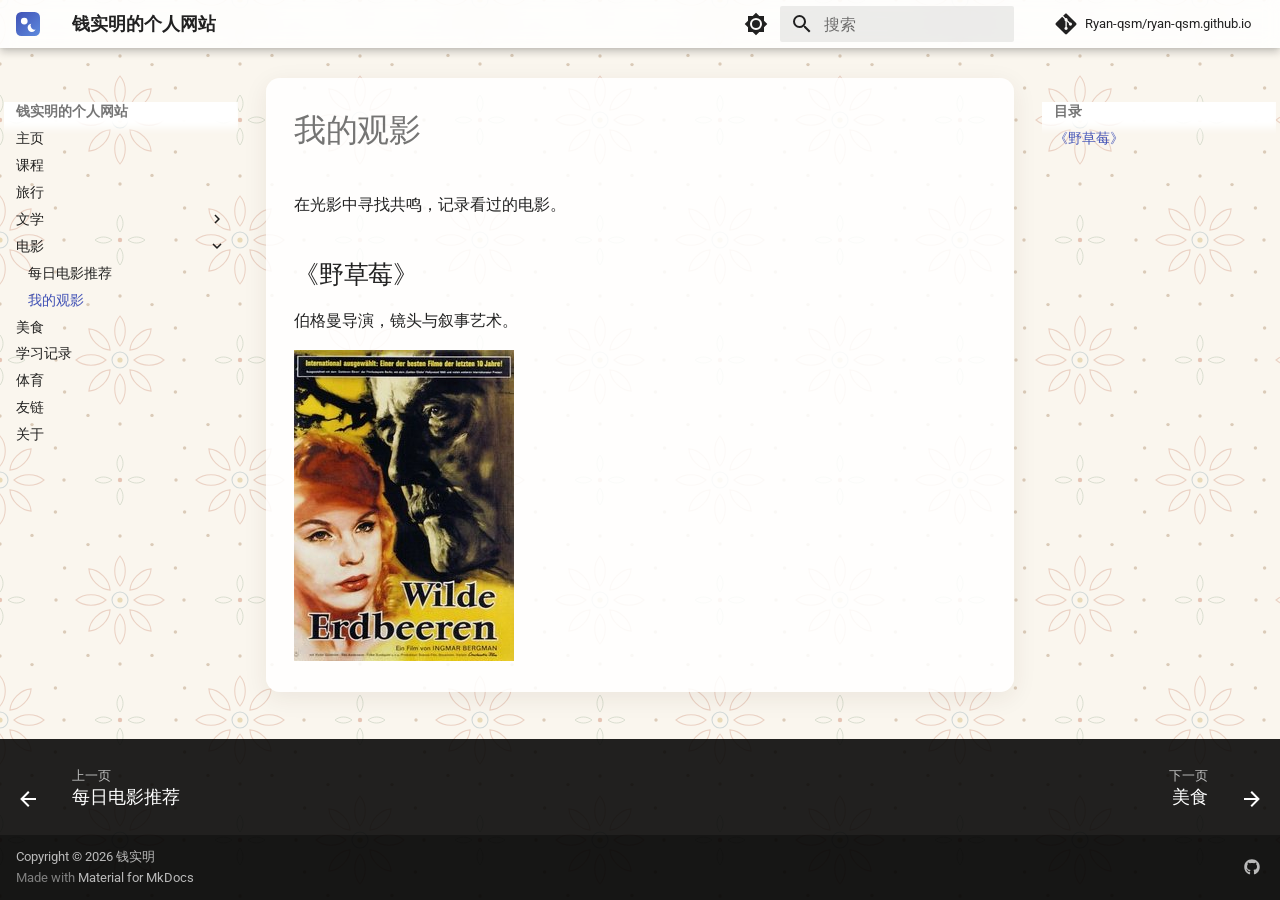
<file: movie/watching/index.html>
<!DOCTYPE html><html lang="zh" class="no-js"><head>
    
      <meta charset="utf-8">
      <meta name="viewport" content="width=device-width,initial-scale=1">
      
        <meta name="description" content="钱实明的个人网站，记录学习笔记与生活分享">
      
      
        <meta name="author" content="钱实明">
      
      
        <link rel="canonical" href="https://ryan-qsm.github.io/movie/watching/">
      
      
        <link rel="prev" href="../">
      
      
        <link rel="next" href="../../food/">
      
      
        
      
      
      <link rel="icon" href="../../assets/logo.svg">
      <meta name="generator" content="mkdocs-1.6.1, mkdocs-material-9.8.2">
    
    
      
        <title>我的观影 - 钱实明的个人网站</title>
      
    
    
      <link rel="stylesheet" href="../../assets/stylesheets/main.57a0d79d.min.css">
      
        
        <link rel="stylesheet" href="../../assets/stylesheets/palette.fb2fffe2.min.css">
      
      


    
    
      
    
    
      
        
        
        <link rel="preconnect" href="https://fonts.gstatic.com" crossorigin="">
        <link rel="stylesheet" href="https://fonts.googleapis.com/css?family=Roboto:300,300i,400,400i,700,700i%7CRoboto+Mono:400,400i,700,700i&amp;display=fallback">
        <style>:root{--md-text-font:"Roboto";--md-code-font:"Roboto Mono"}</style>
      
    
    
      <link rel="stylesheet" href="../../stylesheets/extra.css">
    
    <script>__md_scope=new URL("../..",location),__md_hash=e=>[...e].reduce(((e,_)=>(e<<5)-e+_.charCodeAt(0)),0),__md_get=(e,_=localStorage,t=__md_scope)=>JSON.parse(_.getItem(t.pathname+"."+e)),__md_set=(e,_,t=localStorage,a=__md_scope)=>{try{t.setItem(a.pathname+"."+e,JSON.stringify(_))}catch(e){}}</script>
    
      

    
    
  <link href="../../assets/stylesheets/glightbox.min.css" rel="stylesheet"><script src="../../assets/javascripts/glightbox.min.js"></script><style id="glightbox-style">
            html.glightbox-open { overflow: initial; height: 100%; }
            .gslide-title { margin-top: 0px; user-select: text; }
            .gslide-desc { color: #666; user-select: text; }
            .gslide-image img { background: white; }
            .gscrollbar-fixer { padding-right: 15px; }
            .gdesc-inner { font-size: 0.75rem; }
            body[data-md-color-scheme="slate"] .gdesc-inner { background: var(--md-default-bg-color); }
            body[data-md-color-scheme="slate"] .gslide-title { color: var(--md-default-fg-color); }
            body[data-md-color-scheme="slate"] .gslide-desc { color: var(--md-default-fg-color); }
        </style></head>
  
  
    
    
      
    
    
    
    
    <body dir="ltr" data-md-color-scheme="default" data-md-color-primary="white" data-md-color-accent="white">
  
    
    <input class="md-toggle" data-md-toggle="drawer" type="checkbox" id="__drawer" autocomplete="off">
    <input class="md-toggle" data-md-toggle="search" type="checkbox" id="__search" autocomplete="off">
    <label class="md-overlay" for="__drawer"></label>
    <div data-md-component="skip">
      
        
        <a href="#_1" class="md-skip">
          跳转至
        </a>
      
    </div>
    <div data-md-component="announce">
      
    </div>
    
    
      

  

<header class="md-header md-header--shadow" data-md-component="header">
  <nav class="md-header__inner md-grid" aria-label="页眉">
    <a href="../.." title="钱实明的个人网站" class="md-header__button md-logo" aria-label="钱实明的个人网站" data-md-component="logo">
      
  <img src="../../assets/logo.svg" alt="logo">

    </a>
    <label class="md-header__button md-icon" for="__drawer">
      
      <svg xmlns="http://www.w3.org/2000/svg" viewBox="0 0 24 24"><path d="M3 6h18v2H3zm0 5h18v2H3zm0 5h18v2H3z"></path></svg>
    </label>
    <div class="md-header__title" data-md-component="header-title">
      <div class="md-header__ellipsis">
        <div class="md-header__topic">
          <span class="md-ellipsis">
            钱实明的个人网站
          </span>
        </div>
        <div class="md-header__topic" data-md-component="header-topic">
          <span class="md-ellipsis">
            
              我的观影
            
          </span>
        </div>
      </div>
    </div>
    
      
        <form class="md-header__option" data-md-component="palette">
  
    
    
    
    <input class="md-option" data-md-color-media="(prefers-color-scheme: light)" data-md-color-scheme="default" data-md-color-primary="white" data-md-color-accent="white" aria-label="切换到深色模式" type="radio" name="__palette" id="__palette_0">
    
      <label class="md-header__button md-icon" title="切换到深色模式" for="__palette_1" hidden="">
        <svg xmlns="http://www.w3.org/2000/svg" viewBox="0 0 24 24"><path d="M12 8a4 4 0 0 0-4 4 4 4 0 0 0 4 4 4 4 0 0 0 4-4 4 4 0 0 0-4-4m0 10a6 6 0 0 1-6-6 6 6 0 0 1 6-6 6 6 0 0 1 6 6 6 6 0 0 1-6 6m8-9.31V4h-4.69L12 .69 8.69 4H4v4.69L.69 12 4 15.31V20h4.69L12 23.31 15.31 20H20v-4.69L23.31 12z"></path></svg>
      </label>
    
  
    
    
    
    <input class="md-option" data-md-color-media="(prefers-color-scheme: dark)" data-md-color-scheme="slate" data-md-color-primary="black" data-md-color-accent="white" aria-label="切换到浅色模式" type="radio" name="__palette" id="__palette_1">
    
      <label class="md-header__button md-icon" title="切换到浅色模式" for="__palette_0" hidden="">
        <svg xmlns="http://www.w3.org/2000/svg" viewBox="0 0 24 24"><path d="M12 18c-.89 0-1.74-.2-2.5-.55C11.56 16.5 13 14.42 13 12s-1.44-4.5-3.5-5.45C10.26 6.2 11.11 6 12 6a6 6 0 0 1 6 6 6 6 0 0 1-6 6m8-9.31V4h-4.69L12 .69 8.69 4H4v4.69L.69 12 4 15.31V20h4.69L12 23.31 15.31 20H20v-4.69L23.31 12z"></path></svg>
      </label>
    
  
</form>
      
    
    
      <script>var palette=__md_get("__palette");if(palette&&palette.color){if("(prefers-color-scheme)"===palette.color.media){var media=matchMedia("(prefers-color-scheme: light)"),input=document.querySelector(media.matches?"[data-md-color-media='(prefers-color-scheme: light)']":"[data-md-color-media='(prefers-color-scheme: dark)']");palette.color.media=input.getAttribute("data-md-color-media"),palette.color.scheme=input.getAttribute("data-md-color-scheme"),palette.color.primary=input.getAttribute("data-md-color-primary"),palette.color.accent=input.getAttribute("data-md-color-accent")}for(var[key,value]of Object.entries(palette.color))document.body.setAttribute("data-md-color-"+key,value)}</script>
    
    
    
      
      
        <label class="md-header__button md-icon" for="__search">
          
          <svg xmlns="http://www.w3.org/2000/svg" viewBox="0 0 24 24"><path d="M9.5 3A6.5 6.5 0 0 1 16 9.5c0 1.61-.59 3.09-1.56 4.23l.27.27h.79l5 5-1.5 1.5-5-5v-.79l-.27-.27A6.52 6.52 0 0 1 9.5 16 6.5 6.5 0 0 1 3 9.5 6.5 6.5 0 0 1 9.5 3m0 2C7 5 5 7 5 9.5S7 14 9.5 14 14 12 14 9.5 12 5 9.5 5"></path></svg>
        </label>
        <div class="md-search" data-md-component="search" role="dialog">
  <label class="md-search__overlay" for="__search"></label>
  <div class="md-search__inner" role="search">
    <form class="md-search__form" name="search">
      <input type="text" class="md-search__input" name="query" aria-label="搜索" placeholder="搜索" autocapitalize="off" autocorrect="off" autocomplete="off" spellcheck="false" data-md-component="search-query" required="">
      <label class="md-search__icon md-icon" for="__search">
        
        <svg xmlns="http://www.w3.org/2000/svg" viewBox="0 0 24 24"><path d="M9.5 3A6.5 6.5 0 0 1 16 9.5c0 1.61-.59 3.09-1.56 4.23l.27.27h.79l5 5-1.5 1.5-5-5v-.79l-.27-.27A6.52 6.52 0 0 1 9.5 16 6.5 6.5 0 0 1 3 9.5 6.5 6.5 0 0 1 9.5 3m0 2C7 5 5 7 5 9.5S7 14 9.5 14 14 12 14 9.5 12 5 9.5 5"></path></svg>
        
        <svg xmlns="http://www.w3.org/2000/svg" viewBox="0 0 24 24"><path d="M20 11v2H8l5.5 5.5-1.42 1.42L4.16 12l7.92-7.92L13.5 5.5 8 11z"></path></svg>
      </label>
      <nav class="md-search__options" aria-label="查找">
        
        <button type="reset" class="md-search__icon md-icon" title="清空当前内容" aria-label="清空当前内容" tabindex="-1">
          
          <svg xmlns="http://www.w3.org/2000/svg" viewBox="0 0 24 24"><path d="M19 6.41 17.59 5 12 10.59 6.41 5 5 6.41 10.59 12 5 17.59 6.41 19 12 13.41 17.59 19 19 17.59 13.41 12z"></path></svg>
        </button>
      </nav>
      
        <div class="md-search__suggest" data-md-component="search-suggest"></div>
      
    </form>
    <div class="md-search__output">
      <div class="md-search__scrollwrap" tabindex="0" data-md-scrollfix="">
        <div class="md-search-result" data-md-component="search-result">
          <div class="md-search-result__meta">
            正在初始化搜索引擎
          </div>
          <ol class="md-search-result__list" role="presentation"></ol>
        </div>
      </div>
    </div>
  </div>
</div>
      
    
    
      <div class="md-header__source">
        <a href="https://github.com/Ryan-qsm/ryan-qsm.github.io" title="前往仓库" class="md-source" data-md-component="source">
  <div class="md-source__icon md-icon">
    
    <svg xmlns="http://www.w3.org/2000/svg" viewBox="0 0 448 512"><!--! Font Awesome Free 7.1.0 by @fontawesome - https://fontawesome.com License - https://fontawesome.com/license/free (Icons: CC BY 4.0, Fonts: SIL OFL 1.1, Code: MIT License) Copyright 2025 Fonticons, Inc.--><path d="M439.6 236.1 244 40.5c-5.4-5.5-12.8-8.5-20.4-8.5s-15 3-20.4 8.4L162.5 81l51.5 51.5c27.1-9.1 52.7 16.8 43.4 43.7l49.7 49.7c34.2-11.8 61.2 31 35.5 56.7-26.5 26.5-70.2-2.9-56-37.3L240.3 199v121.9c25.3 12.5 22.3 41.8 9.1 55-6.4 6.4-15.2 10.1-24.3 10.1s-17.8-3.6-24.3-10.1c-17.6-17.6-11.1-46.9 11.2-56v-123c-20.8-8.5-24.6-30.7-18.6-45L142.6 101 8.5 235.1C3 240.6 0 247.9 0 255.5s3 15 8.5 20.4l195.6 195.7c5.4 5.4 12.7 8.4 20.4 8.4s15-3 20.4-8.4l194.7-194.7c5.4-5.4 8.4-12.8 8.4-20.4s-3-15-8.4-20.4"></path></svg>
  </div>
  <div class="md-source__repository">
    Ryan-qsm/ryan-qsm.github.io
  </div>
</a>
      </div>
    
  </nav>
  
</header>
    
    <div class="md-container" data-md-component="container">
      
      
        
          
        
      
      <main class="md-main" data-md-component="main">
        <div class="md-main__inner md-grid">
          
            
              
              <div class="md-sidebar md-sidebar--primary" data-md-component="sidebar" data-md-type="navigation">
                <div class="md-sidebar__scrollwrap">
                  <div class="md-sidebar__inner">
                    



<nav class="md-nav md-nav--primary" aria-label="导航栏" data-md-level="0">
  <label class="md-nav__title" for="__drawer">
    <a href="../.." title="钱实明的个人网站" class="md-nav__button md-logo" aria-label="钱实明的个人网站" data-md-component="logo">
      
  <img src="../../assets/logo.svg" alt="logo">

    </a>
    钱实明的个人网站
  </label>
  
    <div class="md-nav__source">
      <a href="https://github.com/Ryan-qsm/ryan-qsm.github.io" title="前往仓库" class="md-source" data-md-component="source">
  <div class="md-source__icon md-icon">
    
    <svg xmlns="http://www.w3.org/2000/svg" viewBox="0 0 448 512"><!--! Font Awesome Free 7.1.0 by @fontawesome - https://fontawesome.com License - https://fontawesome.com/license/free (Icons: CC BY 4.0, Fonts: SIL OFL 1.1, Code: MIT License) Copyright 2025 Fonticons, Inc.--><path d="M439.6 236.1 244 40.5c-5.4-5.5-12.8-8.5-20.4-8.5s-15 3-20.4 8.4L162.5 81l51.5 51.5c27.1-9.1 52.7 16.8 43.4 43.7l49.7 49.7c34.2-11.8 61.2 31 35.5 56.7-26.5 26.5-70.2-2.9-56-37.3L240.3 199v121.9c25.3 12.5 22.3 41.8 9.1 55-6.4 6.4-15.2 10.1-24.3 10.1s-17.8-3.6-24.3-10.1c-17.6-17.6-11.1-46.9 11.2-56v-123c-20.8-8.5-24.6-30.7-18.6-45L142.6 101 8.5 235.1C3 240.6 0 247.9 0 255.5s3 15 8.5 20.4l195.6 195.7c5.4 5.4 12.7 8.4 20.4 8.4s15-3 20.4-8.4l194.7-194.7c5.4-5.4 8.4-12.8 8.4-20.4s-3-15-8.4-20.4"></path></svg>
  </div>
  <div class="md-source__repository">
    Ryan-qsm/ryan-qsm.github.io
  </div>
</a>
    </div>
  
  <ul class="md-nav__list" data-md-scrollfix="">
    
      
      
  
  
  
  
    <li class="md-nav__item">
      <a href="../.." class="md-nav__link">
        
  
  
  <span class="md-ellipsis">
    
  
    主页
  

    
  </span>
  
  

      </a>
    </li>
  

    
      
      
  
  
  
  
    <li class="md-nav__item">
      <a href="../../course/" class="md-nav__link">
        
  
  
  <span class="md-ellipsis">
    
  
    课程
  

    
  </span>
  
  

      </a>
    </li>
  

    
      
      
  
  
  
  
    <li class="md-nav__item">
      <a href="../../travel/" class="md-nav__link">
        
  
  
  <span class="md-ellipsis">
    
  
    旅行
  

    
  </span>
  
  

      </a>
    </li>
  

    
      
      
  
  
  
  
    
    
    
    
    
    <li class="md-nav__item md-nav__item--nested">
      
        
        
        <input class="md-nav__toggle md-toggle " type="checkbox" id="__nav_4">
        
          
          <label class="md-nav__link" for="__nav_4" id="__nav_4_label" tabindex="0">
            
  
  
  <span class="md-ellipsis">
    
  
    文学
  

    
  </span>
  
  

            <span class="md-nav__icon md-icon"></span>
          </label>
        
        <nav class="md-nav" data-md-level="1" aria-labelledby="__nav_4_label" aria-expanded="false">
          <label class="md-nav__title" for="__nav_4">
            <span class="md-nav__icon md-icon"></span>
            
  
    文学
  

          </label>
          <ul class="md-nav__list" data-md-scrollfix="">
            
              
                
  
  
  
  
    <li class="md-nav__item">
      <a href="../../literature/" class="md-nav__link">
        
  
  
  <span class="md-ellipsis">
    
  
    每日书籍推荐
  

    
  </span>
  
  

      </a>
    </li>
  

              
            
              
                
  
  
  
  
    <li class="md-nav__item">
      <a href="../../literature/reading/" class="md-nav__link">
        
  
  
  <span class="md-ellipsis">
    
  
    我的阅读
  

    
  </span>
  
  

      </a>
    </li>
  

              
            
          </ul>
        </nav>
      
    </li>
  

    
      
      
  
  
    
  
  
  
    
    
    
    
    
    <li class="md-nav__item md-nav__item--active md-nav__item--nested">
      
        
        
        <input class="md-nav__toggle md-toggle " type="checkbox" id="__nav_5" checked="">
        
          
          <label class="md-nav__link" for="__nav_5" id="__nav_5_label" tabindex="0">
            
  
  
  <span class="md-ellipsis">
    
  
    电影
  

    
  </span>
  
  

            <span class="md-nav__icon md-icon"></span>
          </label>
        
        <nav class="md-nav" data-md-level="1" aria-labelledby="__nav_5_label" aria-expanded="true">
          <label class="md-nav__title" for="__nav_5">
            <span class="md-nav__icon md-icon"></span>
            
  
    电影
  

          </label>
          <ul class="md-nav__list" data-md-scrollfix="">
            
              
                
  
  
  
  
    <li class="md-nav__item">
      <a href="../" class="md-nav__link">
        
  
  
  <span class="md-ellipsis">
    
  
    每日电影推荐
  

    
  </span>
  
  

      </a>
    </li>
  

              
            
              
                
  
  
    
  
  
  
    <li class="md-nav__item md-nav__item--active">
      
      <input class="md-nav__toggle md-toggle" type="checkbox" id="__toc">
      
      
        
      
      
        <label class="md-nav__link md-nav__link--active" for="__toc">
          
  
  
  <span class="md-ellipsis">
    
  
    我的观影
  

    
  </span>
  
  

          <span class="md-nav__icon md-icon"></span>
        </label>
      
      <a href="./" class="md-nav__link md-nav__link--active">
        
  
  
  <span class="md-ellipsis">
    
  
    我的观影
  

    
  </span>
  
  

      </a>
      
        

<nav class="md-nav md-nav--secondary" aria-label="目录">
  
  
  
    
  
  
    <label class="md-nav__title" for="__toc">
      <span class="md-nav__icon md-icon"></span>
      目录
    </label>
    <ul class="md-nav__list" data-md-component="toc" data-md-scrollfix="">
      
        <li class="md-nav__item">
  <a href="#_2" class="md-nav__link">
    <span class="md-ellipsis">
      
        《野草莓》
      
    </span>
  </a>
  
</li>
      
    </ul>
  
</nav>
      
    </li>
  

              
            
          </ul>
        </nav>
      
    </li>
  

    
      
      
  
  
  
  
    <li class="md-nav__item">
      <a href="../../food/" class="md-nav__link">
        
  
  
  <span class="md-ellipsis">
    
  
    美食
  

    
  </span>
  
  

      </a>
    </li>
  

    
      
      
  
  
  
  
    <li class="md-nav__item">
      <a href="../../study/" class="md-nav__link">
        
  
  
  <span class="md-ellipsis">
    
  
    学习记录
  

    
  </span>
  
  

      </a>
    </li>
  

    
      
      
  
  
  
  
    <li class="md-nav__item">
      <a href="../../sports/" class="md-nav__link">
        
  
  
  <span class="md-ellipsis">
    
  
    体育
  

    
  </span>
  
  

      </a>
    </li>
  

    
      
      
  
  
  
  
    <li class="md-nav__item">
      <a href="../../friends/" class="md-nav__link">
        
  
  
  <span class="md-ellipsis">
    
  
    友链
  

    
  </span>
  
  

      </a>
    </li>
  

    
      
      
  
  
  
  
    <li class="md-nav__item">
      <a href="../../about/" class="md-nav__link">
        
  
  
  <span class="md-ellipsis">
    
  
    关于
  

    
  </span>
  
  

      </a>
    </li>
  

    
  </ul>
</nav>
                  </div>
                </div>
              </div>
            
            
              
              <div class="md-sidebar md-sidebar--secondary" data-md-component="sidebar" data-md-type="toc">
                <div class="md-sidebar__scrollwrap">
                  <div class="md-sidebar__inner">
                    

<nav class="md-nav md-nav--secondary" aria-label="目录">
  
  
  
    
  
  
    <label class="md-nav__title" for="__toc">
      <span class="md-nav__icon md-icon"></span>
      目录
    </label>
    <ul class="md-nav__list" data-md-component="toc" data-md-scrollfix="">
      
        <li class="md-nav__item">
  <a href="#_2" class="md-nav__link">
    <span class="md-ellipsis">
      
        《野草莓》
      
    </span>
  </a>
  
</li>
      
    </ul>
  
</nav>
                  </div>
                </div>
              </div>
            
          
          
            <div class="md-content" data-md-component="content">
              
              <article class="md-content__inner md-typeset">
                
                  


  
  


<h1 id="_1">我的观影<a class="headerlink" href="#_1" title="Permanent link">¶</a></h1>
<p>在光影中寻找共鸣，记录看过的电影。</p>
<h2 id="_2">《野草莓》<a class="headerlink" href="#_2" title="Permanent link">¶</a></h2>
<p>伯格曼导演，镜头与叙事艺术。</p>
<p><a class="glightbox" data-type="image" data-width="auto" data-height="auto" href="../../assets/images/movie-yecaomei.jpg" data-desc-position="bottom"><img alt="《野草莓》剧照" src="../../assets/images/movie-yecaomei.jpg"></a></p>












                
              </article>
            </div>
          
          
<script>var target=document.getElementById(location.hash.slice(1));target&&target.name&&(target.checked=target.name.startsWith("__tabbed_"))</script>
        </div>
        
          <button type="button" class="md-top md-icon" data-md-component="top" hidden="">
  
  <svg xmlns="http://www.w3.org/2000/svg" viewBox="0 0 24 24"><path d="M13 20h-2V8l-5.5 5.5-1.42-1.42L12 4.16l7.92 7.92-1.42 1.42L13 8z"></path></svg>
  回到页面顶部
</button>
        
      </main>
      
        <footer class="md-footer">
  
    
      
      <nav class="md-footer__inner md-grid" aria-label="页脚">
        
          
          <a href="../" class="md-footer__link md-footer__link--prev" aria-label="上一页: 每日电影推荐">
            <div class="md-footer__button md-icon">
              
              <svg xmlns="http://www.w3.org/2000/svg" viewBox="0 0 24 24"><path d="M20 11v2H8l5.5 5.5-1.42 1.42L4.16 12l7.92-7.92L13.5 5.5 8 11z"></path></svg>
            </div>
            <div class="md-footer__title">
              <span class="md-footer__direction">
                上一页
              </span>
              <div class="md-ellipsis">
                每日电影推荐
              </div>
            </div>
          </a>
        
        
          
          <a href="../../food/" class="md-footer__link md-footer__link--next" aria-label="下一页: 美食">
            <div class="md-footer__title">
              <span class="md-footer__direction">
                下一页
              </span>
              <div class="md-ellipsis">
                美食
              </div>
            </div>
            <div class="md-footer__button md-icon">
              
              <svg xmlns="http://www.w3.org/2000/svg" viewBox="0 0 24 24"><path d="M4 11v2h12l-5.5 5.5 1.42 1.42L19.84 12l-7.92-7.92L10.5 5.5 16 11z"></path></svg>
            </div>
          </a>
        
      </nav>
    
  
  <div class="md-footer-meta md-typeset">
    <div class="md-footer-meta__inner md-grid">
      <div class="md-copyright">
  
    <div class="md-copyright__highlight">
      Copyright © 2026 钱实明
    </div>
  
  
    Made with
    <a href="https://squidfunk.github.io/mkdocs-material/" target="_blank" rel="noopener">
      Material for MkDocs
    </a>
  
</div>
      
        
<div class="md-social">
  
    
    
    
    
    <a href="https://github.com/Ryan-qsm" target="_blank" rel="noopener" title="GitHub" class="md-social__link">
      <svg xmlns="http://www.w3.org/2000/svg" viewBox="0 0 512 512"><!--! Font Awesome Free 7.1.0 by @fontawesome - https://fontawesome.com License - https://fontawesome.com/license/free (Icons: CC BY 4.0, Fonts: SIL OFL 1.1, Code: MIT License) Copyright 2025 Fonticons, Inc.--><path d="M173.9 397.4c0 2-2.3 3.6-5.2 3.6-3.3.3-5.6-1.3-5.6-3.6 0-2 2.3-3.6 5.2-3.6 3-.3 5.6 1.3 5.6 3.6m-31.1-4.5c-.7 2 1.3 4.3 4.3 4.9 2.6 1 5.6 0 6.2-2s-1.3-4.3-4.3-5.2c-2.6-.7-5.5.3-6.2 2.3m44.2-1.7c-2.9.7-4.9 2.6-4.6 4.9.3 2 2.9 3.3 5.9 2.6 2.9-.7 4.9-2.6 4.6-4.6-.3-1.9-3-3.2-5.9-2.9M252.8 8C114.1 8 8 113.3 8 252c0 110.9 69.8 205.8 169.5 239.2 12.8 2.3 17.3-5.6 17.3-12.1 0-6.2-.3-40.4-.3-61.4 0 0-70 15-84.7-29.8 0 0-11.4-29.1-27.8-36.6 0 0-22.9-15.7 1.6-15.4 0 0 24.9 2 38.6 25.8 21.9 38.6 58.6 27.5 72.9 20.9 2.3-16 8.8-27.1 16-33.7-55.9-6.2-112.3-14.3-112.3-110.5 0-27.5 7.6-41.3 23.6-58.9-2.6-6.5-11.1-33.3 2.6-67.9 20.9-6.5 69 27 69 27 20-5.6 41.5-8.5 62.8-8.5s42.8 2.9 62.8 8.5c0 0 48.1-33.6 69-27 13.7 34.7 5.2 61.4 2.6 67.9 16 17.7 25.8 31.5 25.8 58.9 0 96.5-58.9 104.2-114.8 110.5 9.2 7.9 17 22.9 17 46.4 0 33.7-.3 75.4-.3 83.6 0 6.5 4.6 14.4 17.3 12.1C436.2 457.8 504 362.9 504 252 504 113.3 391.5 8 252.8 8M105.2 352.9c-1.3 1-1 3.3.7 5.2 1.6 1.6 3.9 2.3 5.2 1 1.3-1 1-3.3-.7-5.2-1.6-1.6-3.9-2.3-5.2-1m-10.8-8.1c-.7 1.3.3 2.9 2.3 3.9 1.6 1 3.6.7 4.3-.7.7-1.3-.3-2.9-2.3-3.9-2-.6-3.6-.3-4.3.7m32.4 35.6c-1.6 1.3-1 4.3 1.3 6.2 2.3 2.3 5.2 2.6 6.5 1 1.3-1.3.7-4.3-1.3-6.2-2.2-2.3-5.2-2.6-6.5-1m-11.4-14.7c-1.6 1-1.6 3.6 0 5.9s4.3 3.3 5.6 2.3c1.6-1.3 1.6-3.9 0-6.2-1.4-2.3-4-3.3-5.6-2"></path></svg>
    </a>
  
</div>
      
    </div>
  </div>
</footer>
      
    </div>
    <div class="md-dialog" data-md-component="dialog">
      <div class="md-dialog__inner md-typeset"></div>
    </div>
    
      <div class="md-progress" data-md-component="progress" role="progressbar"></div>
    
    
    
      
      
      <script id="__config" type="application/json">{"annotate": null, "base": "../..", "features": ["navigation.top", "navigation.instant", "navigation.instant.progress", "navigation.footer", "search.suggest", "search.highlight", "toc.follow", "content.code.copy", "content.tooltips"], "search": "../../assets/javascripts/workers/search.a7633da7.min.js", "tags": null, "translations": {"clipboard.copied": "\u5df2\u590d\u5236", "clipboard.copy": "\u590d\u5236", "search.result.more.one": "\u5728\u8be5\u9875\u4e0a\u8fd8\u6709 1 \u4e2a\u7b26\u5408\u6761\u4ef6\u7684\u7ed3\u679c", "search.result.more.other": "\u5728\u8be5\u9875\u4e0a\u8fd8\u6709 # \u4e2a\u7b26\u5408\u6761\u4ef6\u7684\u7ed3\u679c", "search.result.none": "\u6ca1\u6709\u627e\u5230\u7b26\u5408\u6761\u4ef6\u7684\u7ed3\u679c", "search.result.one": "\u627e\u5230 1 \u4e2a\u7b26\u5408\u6761\u4ef6\u7684\u7ed3\u679c", "search.result.other": "# \u4e2a\u7b26\u5408\u6761\u4ef6\u7684\u7ed3\u679c", "search.result.placeholder": "\u952e\u5165\u4ee5\u5f00\u59cb\u641c\u7d22", "search.result.term.missing": "\u7f3a\u5c11", "select.version": "\u9009\u62e9\u5f53\u524d\u7248\u672c"}, "version": null}</script>
    
    
      <script src="../../assets/javascripts/bundle.a5f9d56c.min.js"></script>
      
        <script src="../../javascripts/hero-bg.js"></script>
      
        <script src="../../javascripts/daily-pick.js"></script>
      
    
  
<script id="init-glightbox">const lightbox = GLightbox({"touchNavigation": true, "loop": false, "zoomable": true, "draggable": true, "openEffect": "zoom", "closeEffect": "zoom", "slideEffect": "slide"});
document$.subscribe(()=>{ lightbox.reload(); });
</script></body></html>
</file>
<file: stylesheets/extra.css>
/* ----- 全站：加宽版心，减少两侧留白 ----- */
.md-grid {
  max-width: 76.25rem;
}

/* ----- 首页：隐藏空的右侧目录栏，让内容铺开 ----- */
.md-main__inner:has(.home-hero) .md-sidebar--secondary {
  display: none;
}

/* ----- 全站背景：敦煌纹样平铺（浅色） ----- */
body[data-md-color-scheme="default"] {
  background-color: #faf6ee;
  background-image: url("../assets/pattern/dunhuang-light.svg");
  background-size: 240px 240px;
}

/* ----- 全站背景：敦煌纹样平铺（深色，调暗） ----- */
body[data-md-color-scheme="slate"] {
  background-color: #14171f;
  background-image: url("../assets/pattern/dunhuang-dark.svg");
  background-size: 240px 240px;
}

/* ----- 正文纸面板：半透明底，花纹四周可见 ----- */
.md-content__inner {
  background: rgba(255, 255, 255, 0.86);
  border-radius: 14px;
  box-shadow: 0 6px 24px rgba(60, 40, 20, 0.08);
  padding: 1.2rem 1.4rem;
}

body[data-md-color-scheme="slate"] .md-content__inner {
  background: rgba(28, 32, 42, 0.72);
  box-shadow: 0 6px 24px rgba(0, 0, 0, 0.25);
}

/* ----- 顶栏毛玻璃：花纹从后面透出 ----- */
body[data-md-color-scheme="default"] .md-header {
  background-color: rgba(255, 255, 255, 0.82);
  backdrop-filter: blur(8px);
  -webkit-backdrop-filter: blur(8px);
}

body[data-md-color-scheme="slate"] .md-header {
  background-color: rgba(18, 21, 28, 0.82);
  backdrop-filter: blur(8px);
  -webkit-backdrop-filter: blur(8px);
}

/* ----- 首页卡片网格（6 张卡，3×2 均匀排布） ----- */

/* ----- 每日推荐卡片（书籍/电影） ----- */
.daily-pick {
  display: flex;
  gap: 24px;
  align-items: flex-start;
  margin: 24px 0 8px;
  padding: 20px;
  border-radius: 14px;
  background: rgba(255, 255, 255, 0.9);
  border: 1px solid rgba(120, 90, 50, 0.12);
  box-shadow: 0 6px 24px rgba(60, 40, 20, 0.08);
}

body[data-md-color-scheme="slate"] .daily-pick {
  background: rgba(28, 32, 42, 0.72);
  border-color: rgba(255, 255, 255, 0.08);
  box-shadow: 0 6px 24px rgba(0, 0, 0, 0.25);
}

.daily-pick__cover-wrap {
  flex: 0 0 150px;
}

.daily-pick__cover-wrap--empty {
  display: none;
}

.daily-pick__cover {
  display: block;
  width: 150px;
  border-radius: 8px;
  box-shadow: 0 6px 18px rgba(0, 0, 0, 0.22);
}

.daily-pick__body {
  flex: 1 1 auto;
  min-width: 0;
}

.daily-pick__title {
  display: flex;
  flex-wrap: wrap;
  align-items: baseline;
  gap: 10px;
  margin: 0 0 6px;
  font-size: 1.45rem;
  font-weight: 700;
}

.daily-pick__score {
  font-size: 0.95rem;
  font-weight: 700;
  color: #b8860b;
  white-space: nowrap;
}

body[data-md-color-scheme="slate"] .daily-pick__score {
  color: #d9a94a;
}

.daily-pick__meta {
  margin: 0 0 10px;
  font-size: 0.85rem;
  opacity: 0.72;
}

.daily-pick__quote {
  margin: 10px 0;
  padding: 10px 14px;
  border-left: 3px solid #d9b98a;
  border-radius: 0 8px 8px 0;
  background: rgba(217, 185, 138, 0.14);
  font-size: 0.92rem;
  line-height: 1.75;
  color: rgba(58, 48, 38, 0.92);
}

body[data-md-color-scheme="slate"] .daily-pick__quote {
  background: rgba(217, 185, 138, 0.1);
  color: rgba(232, 228, 220, 0.88);
}

.daily-pick__from {
  display: block;
  margin-top: 6px;
  font-size: 0.78rem;
  opacity: 0.62;
}

.daily-pick__source {
  margin: 12px 0 0;
  font-size: 0.8rem;
  opacity: 0.75;
}

.daily-pick__link {
  margin-left: 10px;
}

.daily-pick__loading {
  opacity: 0.7;
}

@media screen and (max-width: 600px) {
  .daily-pick {
    flex-direction: column;
    align-items: center;
  }

  .daily-pick__body {
    width: 100%;
  }
}

.home-hero {
  position: relative;
  display: flex;
  flex-direction: column;
  align-items: center;
  justify-content: center;
  text-align: center;
  min-height: 460px;
  margin: 0 0 48px;
  padding: 48px 24px 64px;
  border-radius: 16px;
  overflow: hidden;
  background-color: #101322;
  background-size: cover;
  background-position: center;
  box-shadow: 0 12px 32px rgba(0, 0, 0, 0.12);
}

.home-hero::before {
  content: "";
  position: absolute;
  inset: 0;
  background: linear-gradient(180deg, rgba(0, 0, 0, 0.35), rgba(0, 0, 0, 0.55));
}

.home-hero > h1,
.home-hero > p {
  position: relative;
  z-index: 1;
}

.home-hero h1 {
  font-size: 3.5rem;
  font-weight: 700;
  color: #ffffff;
  text-shadow: 0 2px 12px rgba(0, 0, 0, 0.7);
}

.home-hero p {
  margin-top: 12px;
  font-size: 1.1rem;
  color: rgba(255, 255, 255, 0.92);
  text-shadow: 0 1px 8px rgba(0, 0, 0, 0.7);
}

.home-hero__credit {
  position: absolute;
  right: 16px;
  bottom: 12px;
  z-index: 1;
  font-size: 0.75rem;
  color: rgba(255, 255, 255, 0.78);
  text-shadow: 0 1px 6px rgba(0, 0, 0, 0.8);
}

@media screen and (max-width: 600px) {
  .home-hero {
    min-height: 320px;
    padding: 32px 16px 56px;
  }

  .home-hero h1 {
    font-size: 1.5rem;
  }

  .md-content__inner {
    padding: 0.9rem 0.9rem;
  }
}
</file>
<file: assets/stylesheets/main.57a0d79d.min.css>
@charset "UTF-8";html{box-sizing:border-box;-webkit-text-size-adjust:none;-moz-text-size-adjust:none;text-size-adjust:none}*,:after,:before{box-sizing:inherit}@media(prefers-reduced-motion){*,:after,:before{transition:none!important}}body{margin:0;-webkit-font-smoothing:antialiased;-moz-osx-font-smoothing:grayscale;--md-text-font-family:var(--md-text-font, _),
    -apple-system, BlinkMacSystemFont, Helvetica, Arial, sans-serif;--md-code-font-family:var(--md-code-font, _),
    SFMono-Regular, Consolas, Menlo, monospace}.md-typeset code:not(.focus-visible),a,button,input,label{-webkit-tap-highlight-color:transparent}a{color:inherit;text-decoration:none}hr{box-sizing:initial;display:block;height:.05rem;padding:0;overflow:visible;border:0}small{font-size:80%}sub,sup{line-height:1em}img{border-style:none}table{border-spacing:0;border-collapse:initial}td,th{font-weight:400;vertical-align:top}button{padding:0;margin:0;font-family:inherit;font-size:inherit;background:#0000;border:0}input{border:0;outline:none}:root{--md-primary-fg-color:#4051b5;--md-primary-fg-color--light:#5d6cc0;--md-primary-fg-color--dark:#303fa1;--md-primary-bg-color:#fff;--md-primary-bg-color--light:#ffffffb3;--md-accent-fg-color:#526cfe;--md-accent-fg-color--transparent:#526cfe1a;--md-accent-bg-color:#fff;--md-accent-bg-color--light:#ffffffb3;--md-typeset-table-sort-icon:url("data:image/svg+xml;charset=utf-8,<svg xmlns='http://www.w3.org/2000/svg' viewBox='0 0 24 24'><path d='m18 21-4-4h3V7h-3l4-4 4 4h-3v10h3M2 19v-2h10v2M2 13v-2h7v2M2 7V5h4v2z'/></svg>");--md-typeset-table-sort-icon--asc:url("data:image/svg+xml;charset=utf-8,<svg xmlns='http://www.w3.org/2000/svg' viewBox='0 0 24 24'><path d='M19 17h3l-4 4-4-4h3V3h2M2 17h10v2H2M6 5v2H2V5m0 6h7v2H2z'/></svg>");--md-typeset-table-sort-icon--desc:url("data:image/svg+xml;charset=utf-8,<svg xmlns='http://www.w3.org/2000/svg' viewBox='0 0 24 24'><path d='M19 7h3l-4-4-4 4h3v14h2M2 17h10v2H2M6 5v2H2V5m0 6h7v2H2z'/></svg>")}[data-md-color-scheme=default]{color-scheme:light}[data-md-color-scheme=default] img[src$="#gh-dark-mode-only"],[data-md-color-scheme=default] img[src$="#only-dark"]{display:none}:root,[data-md-color-scheme=default]{--md-hue:225deg;--md-default-fg-color:#000000de;--md-default-fg-color--light:#0000008a;--md-default-fg-color--lighter:#00000052;--md-default-fg-color--lightest:#00000012;--md-default-bg-color:#fff;--md-default-bg-color--light:#ffffffb3;--md-default-bg-color--lighter:#ffffff4d;--md-default-bg-color--lightest:#ffffff1f;--md-code-fg-color:#36464e;--md-code-bg-color:#f5f5f5;--md-code-bg-color--light:#f5f5f5b3;--md-code-bg-color--lighter:#f5f5f54d;--md-code-hl-color:#4287ff;--md-code-hl-color--light:#4287ff1a;--md-code-hl-number-color:#d52a2a;--md-code-hl-special-color:#db1457;--md-code-hl-function-color:#a846b9;--md-code-hl-constant-color:#6e59d9;--md-code-hl-keyword-color:#3f6ec6;--md-code-hl-string-color:#1c7d4d;--md-code-hl-name-color:var(--md-code-fg-color);--md-code-hl-operator-color:var(--md-default-fg-color--light);--md-code-hl-punctuation-color:var(--md-default-fg-color--light);--md-code-hl-comment-color:var(--md-default-fg-color--light);--md-code-hl-generic-color:var(--md-default-fg-color--light);--md-code-hl-variable-color:var(--md-default-fg-color--light);--md-typeset-color:var(--md-default-fg-color);--md-typeset-a-color:var(--md-primary-fg-color);--md-typeset-del-color:#f5503d26;--md-typeset-ins-color:#0bd57026;--md-typeset-kbd-color:#fafafa;--md-typeset-kbd-accent-color:#fff;--md-typeset-kbd-border-color:#b8b8b8;--md-typeset-mark-color:#ffff0080;--md-typeset-table-color:#0000001f;--md-typeset-table-color--light:#00000009;--md-admonition-fg-color:var(--md-default-fg-color);--md-admonition-bg-color:var(--md-default-bg-color);--md-warning-fg-color:#000000de;--md-warning-bg-color:#ff9;--md-footer-fg-color:#fff;--md-footer-fg-color--light:#ffffffb3;--md-footer-fg-color--lighter:#ffffff73;--md-footer-bg-color:#000000de;--md-footer-bg-color--dark:#00000052;--md-shadow-z1:0 0.2rem 0.5rem #0000000d,
    0 0 0.05rem #0000001a;--md-shadow-z2:0 0.2rem 0.5rem #0000001a,
    0 0 0.05rem #00000040;--md-shadow-z3:0 0.2rem 0.5rem #0003,
    0 0 0.05rem #00000059}.md-icon svg{display:block;width:1.2rem;height:1.2rem;fill:currentcolor}aside,body,input{font-family:var(--md-text-font-family);font-feature-settings:"kern","liga";color:var(--md-typeset-color)}code,kbd,pre{font-family:var(--md-code-font-family);font-feature-settings:"kern"}.md-typeset{font-size:.8rem;line-height:1.6;overflow-wrap:break-word;-webkit-print-color-adjust:exact;color-adjust:exact}@media print{.md-typeset{font-size:.68rem}.md-typeset code,.md-typeset kbd,.md-typeset pre{white-space:pre-wrap}}.md-typeset blockquote,.md-typeset dl,.md-typeset figure,.md-typeset ol,.md-typeset pre,.md-typeset ul{margin-top:1em;margin-bottom:1em}.md-typeset h1{margin:0 0 1.25em;font-size:2em;line-height:1.3;color:var(--md-default-fg-color--light)}.md-typeset h1,.md-typeset h2{font-weight:300;letter-spacing:-.01em}.md-typeset h2{margin:1.6em 0 .64em;font-size:1.5625em;line-height:1.4}.md-typeset h3{margin:1.6em 0 .8em;font-size:1.25em;font-weight:400;line-height:1.5;letter-spacing:-.01em}.md-typeset h2+h3{margin-top:.8em}.md-typeset h4{margin:1em 0;font-weight:700;letter-spacing:-.01em}.md-typeset h5,.md-typeset h6{margin:1.25em 0;font-size:.8em;font-weight:700;color:var(--md-default-fg-color--light);letter-spacing:-.01em}.md-typeset h5{text-transform:uppercase}.md-typeset h5 code{text-transform:none}.md-typeset hr{display:flow-root;margin:1.5em 0;border-bottom:.05rem solid var(--md-default-fg-color--lightest)}.md-typeset a{color:var(--md-typeset-a-color);word-break:break-word}.md-typeset a,.md-typeset a:before{transition:color 125ms}.md-typeset a:focus,.md-typeset a:hover{color:var(--md-accent-fg-color)}.md-typeset a:focus code,.md-typeset a:hover code{color:var(--md-accent-fg-color);background-color:var(--md-accent-fg-color--transparent)}.md-typeset a code{color:var(--md-typeset-a-color)}.md-typeset a.focus-visible{outline-color:var(--md-accent-fg-color);outline-offset:.2rem}.md-typeset code,.md-typeset kbd,.md-typeset pre{font-variant-ligatures:none;color:var(--md-code-fg-color);direction:ltr;transition:background-color 125ms}.md-typeset code{padding:0 .2941176471em;font-size:.85em;word-break:break-word;background-color:var(--md-code-bg-color);border-radius:.1rem;-webkit-box-decoration-break:clone;box-decoration-break:clone;transition:color 125ms,background-color 125ms}.md-typeset code:not(.focus-visible){outline:none}.md-typeset pre{position:relative;display:flow-root;line-height:1.4}.md-typeset pre>code{display:block;padding:.7720588235em 1.1764705882em;margin:0;overflow:auto;word-break:normal;touch-action:auto;scrollbar-color:var(--md-default-fg-color--lighter) #0000;scrollbar-width:thin;outline-color:var(--md-accent-fg-color);box-shadow:none;-webkit-box-decoration-break:slice;box-decoration-break:slice}.md-typeset pre>code:hover{scrollbar-color:var(--md-accent-fg-color) #0000}.md-typeset pre>code::-webkit-scrollbar{width:.2rem;height:.2rem}.md-typeset pre>code::-webkit-scrollbar-thumb{background-color:var(--md-default-fg-color--lighter)}.md-typeset pre>code::-webkit-scrollbar-thumb:hover{background-color:var(--md-accent-fg-color)}.md-typeset kbd{display:inline-block;padding:0 .6666666667em;font-size:.75em;color:var(--md-default-fg-color);word-break:break-word;vertical-align:text-top;background-color:var(--md-typeset-kbd-color);border-radius:.1rem;box-shadow:0 .1rem 0 .05rem var(--md-typeset-kbd-border-color),0 .1rem 0 var(--md-typeset-kbd-border-color),0 -.1rem .2rem var(--md-typeset-kbd-accent-color) inset}.md-typeset mark{color:inherit;word-break:break-word;background-color:var(--md-typeset-mark-color);-webkit-box-decoration-break:clone;box-decoration-break:clone}.md-typeset abbr{text-decoration:none;cursor:help}.md-typeset [data-preview],.md-typeset abbr{border-bottom:.05rem dotted var(--md-default-fg-color--light)}.md-typeset small{opacity:.75}[dir=ltr] .md-typeset sub,[dir=ltr] .md-typeset sup{margin-left:.078125em}[dir=rtl] .md-typeset sub,[dir=rtl] .md-typeset sup{margin-right:.078125em}[dir=ltr] .md-typeset blockquote{padding-left:.6rem;border-left:.2rem solid var(--md-default-fg-color--lighter)}[dir=rtl] .md-typeset blockquote{padding-right:.6rem;border-right:.2rem solid var(--md-default-fg-color--lighter)}.md-typeset blockquote{margin-left:0;margin-right:0;color:var(--md-default-fg-color--light)}.md-typeset ul{list-style-type:disc}.md-typeset ul[type]{list-style-type:revert-layer}[dir=ltr] .md-typeset ol,[dir=ltr] .md-typeset ol li ol,[dir=ltr] .md-typeset ol li ul,[dir=ltr] .md-typeset ul,[dir=ltr] .md-typeset ul li ol,[dir=ltr] .md-typeset ul li ul{margin-left:.625em}[dir=rtl] .md-typeset ol,[dir=rtl] .md-typeset ol li ol,[dir=rtl] .md-typeset ol li ul,[dir=rtl] .md-typeset ul,[dir=rtl] .md-typeset ul li ol,[dir=rtl] .md-typeset ul li ul{margin-right:.625em}.md-typeset ol,.md-typeset ul{padding:0}.md-typeset ol:not([hidden]),.md-typeset ul:not([hidden]){display:flow-root}.md-typeset ol ol,.md-typeset ul ol{list-style-type:lower-alpha}.md-typeset ol ol ol,.md-typeset ul ol ol{list-style-type:lower-roman}.md-typeset ol ol ol ol,.md-typeset ul ol ol ol{list-style-type:upper-alpha}.md-typeset ol ol ol ol ol,.md-typeset ul ol ol ol ol{list-style-type:upper-roman}.md-typeset ol[type],.md-typeset ul[type]{list-style-type:revert-layer}[dir=ltr] .md-typeset ol li,[dir=ltr] .md-typeset ul li{margin-left:1.25em}[dir=rtl] .md-typeset ol li,[dir=rtl] .md-typeset ul li{margin-right:1.25em}.md-typeset ol li,.md-typeset ul li{margin-bottom:.5em}.md-typeset ol li blockquote,.md-typeset ol li p,.md-typeset ul li blockquote,.md-typeset ul li p{margin:.5em 0}.md-typeset ol li:last-child,.md-typeset ul li:last-child{margin-bottom:0}.md-typeset ol li ol,.md-typeset ol li ul,.md-typeset ul li ol,.md-typeset ul li ul{margin-top:.5em;margin-bottom:.5em}[dir=ltr] .md-typeset dd{margin-left:1.875em}[dir=rtl] .md-typeset dd{margin-right:1.875em}.md-typeset dd{margin-top:1em;margin-bottom:1.5em}.md-typeset img,.md-typeset svg,.md-typeset video{max-width:100%;height:auto}.md-typeset img[align=left]{margin:1em 1em 1em 0}.md-typeset img[align=right]{margin:1em 0 1em 1em}.md-typeset img[align]:only-child{margin-top:0}.md-typeset figure{display:flow-root;width:fit-content;max-width:100%;margin:1em auto;text-align:center}.md-typeset figure img{display:block;margin:0 auto}.md-typeset figcaption{max-width:24rem;margin:1em auto;font-style:italic}.md-typeset iframe{max-width:100%}.md-typeset table:not([class]){display:inline-block;max-width:100%;overflow:auto;font-size:.64rem;touch-action:auto;background-color:var(--md-default-bg-color);border:.05rem solid var(--md-typeset-table-color);border-radius:.1rem}@media print{.md-typeset table:not([class]){display:table}}.md-typeset table:not([class])+*{margin-top:1.5em}.md-typeset table:not([class]) td>:first-child,.md-typeset table:not([class]) th>:first-child{margin-top:0}.md-typeset table:not([class]) td>:last-child,.md-typeset table:not([class]) th>:last-child{margin-bottom:0}.md-typeset table:not([class]) td:not([align]),.md-typeset table:not([class]) th:not([align]){text-align:left}[dir=rtl] .md-typeset table:not([class]) td:not([align]),[dir=rtl] .md-typeset table:not([class]) th:not([align]){text-align:right}.md-typeset table:not([class]) th{min-width:5rem;padding:.9375em 1.25em;font-weight:700;vertical-align:top}.md-typeset table:not([class]) td{padding:.9375em 1.25em;vertical-align:top;border-top:.05rem solid var(--md-typeset-table-color)}.md-typeset table:not([class]) tbody tr{transition:background-color 125ms}.md-typeset table:not([class]) tbody tr:hover{background-color:var(--md-typeset-table-color--light);box-shadow:0 .05rem 0 var(--md-default-bg-color) inset}.md-typeset table:not([class]) a{word-break:normal}.md-typeset table th[role=columnheader]{cursor:pointer}[dir=ltr] .md-typeset table th[role=columnheader]:after{margin-left:.5em}[dir=rtl] .md-typeset table th[role=columnheader]:after{margin-right:.5em}.md-typeset table th[role=columnheader]:after{display:inline-block;width:1.2em;height:1.2em;vertical-align:text-bottom;content:"";-webkit-mask-image:var(--md-typeset-table-sort-icon);mask-image:var(--md-typeset-table-sort-icon);-webkit-mask-repeat:no-repeat;mask-repeat:no-repeat;-webkit-mask-size:contain;mask-size:contain;transition:background-color 125ms}.md-typeset table th[role=columnheader]:hover:after{background-color:var(--md-default-fg-color--lighter)}.md-typeset table th[role=columnheader][aria-sort=ascending]:after{background-color:var(--md-default-fg-color--light);-webkit-mask-image:var(--md-typeset-table-sort-icon--asc);mask-image:var(--md-typeset-table-sort-icon--asc)}.md-typeset table th[role=columnheader][aria-sort=descending]:after{background-color:var(--md-default-fg-color--light);-webkit-mask-image:var(--md-typeset-table-sort-icon--desc);mask-image:var(--md-typeset-table-sort-icon--desc)}.md-typeset__scrollwrap{margin:1em -.8rem;overflow-x:auto;touch-action:auto}.md-typeset__table{display:inline-block;padding:0 .8rem;margin-bottom:.5em}@media print{.md-typeset__table{display:block}}html .md-typeset__table table{display:table;width:100%;margin:0;overflow:hidden}@media screen and (max-width:44.984375em){.md-content__inner>pre{margin:1em -.8rem}.md-content__inner>pre code{border-radius:0}}.md-typeset .md-author{position:relative;display:block;flex-shrink:0;width:1.6rem;height:1.6rem;overflow:hidden;border-radius:100%;transition:color 125ms,transform 125ms}.md-typeset .md-author img{display:block}.md-typeset .md-author--more{font-size:.6rem;font-weight:700;line-height:1.6rem;color:var(--md-default-fg-color--lighter);text-align:center;background:var(--md-default-fg-color--lightest)}.md-typeset .md-author--long{width:2.4rem;height:2.4rem}.md-typeset a.md-author{transform:scale(1)}.md-typeset a.md-author img{filter:grayscale(100%) opacity(75%);border-radius:100%;transition:filter 125ms}.md-typeset a.md-author:focus,.md-typeset a.md-author:hover{z-index:1;transform:scale(1.1)}.md-typeset a.md-author:focus img,.md-typeset a.md-author:hover img{filter:grayscale(0)}.md-banner{overflow:auto;color:var(--md-footer-fg-color);background-color:var(--md-footer-bg-color)}@media print{.md-banner{display:none}}.md-banner--warning{color:var(--md-warning-fg-color);background-color:var(--md-warning-bg-color)}.md-banner__inner{padding:0 .8rem;margin:.6rem auto;font-size:.7rem}[dir=ltr] .md-banner__button{float:right}[dir=rtl] .md-banner__button{float:left}.md-banner__button{color:inherit;cursor:pointer;transition:opacity .25s}.no-js .md-banner__button{display:none}.md-banner__button:hover{opacity:.7}html{height:100%;overflow-x:hidden;font-size:125%}@media screen and (min-width:100em){html{font-size:137.5%}}@media screen and (min-width:125em){html{font-size:150%}}body{position:relative;display:flex;flex-direction:column;width:100%;min-height:100%;font-size:.5rem;background-color:var(--md-default-bg-color)}@media print{body{display:block}}@media screen and (max-width:59.984375em){body[data-md-scrolllock]{position:fixed}}.md-grid{max-width:61rem;margin-left:auto;margin-right:auto}.md-container{display:flex;flex-grow:1;flex-direction:column}@media print{.md-container{display:block}}.md-main{flex-grow:1}.md-main__inner{display:flex;height:100%;margin-top:1.5rem}.md-ellipsis{overflow:hidden;text-overflow:ellipsis}.md-toggle{display:none}.md-option{position:absolute;width:0;height:0;opacity:0}.md-option:checked+label:not([hidden]){display:block}.md-option.focus-visible+label{outline-style:auto;outline-color:var(--md-accent-fg-color)}.md-skip{position:fixed;z-index:-1;padding:.3rem .5rem;margin:.5rem;font-size:.64rem;color:var(--md-default-bg-color);background-color:var(--md-default-fg-color);border-radius:.1rem;outline-color:var(--md-accent-fg-color);opacity:0;transform:translateY(.4rem)}.md-skip:focus{z-index:10;opacity:1;transition:transform .25s cubic-bezier(.4,0,.2,1),opacity 175ms 75ms;transform:translateY(0)}@page{margin:25mm}:root{--md-clipboard-icon:url("data:image/svg+xml;charset=utf-8,<svg xmlns='http://www.w3.org/2000/svg' viewBox='0 0 24 24'><path d='M19 21H8V7h11m0-2H8a2 2 0 0 0-2 2v14a2 2 0 0 0 2 2h11a2 2 0 0 0 2-2V7a2 2 0 0 0-2-2m-3-4H4a2 2 0 0 0-2 2v14h2V3h12z'/></svg>");--md-code-select-icon:url("data:image/svg+xml;charset=utf-8,<svg xmlns='http://www.w3.org/2000/svg' viewBox='0 0 24 24'><path d='M19 19h-4v2h4c1.1 0 2-.9 2-2v-4h-2m0-12h-4v2h4v4h2V5c0-1.1-.9-2-2-2M5 5h4V3H5c-1.1 0-2 .9-2 2v4h2m0 6H3v4c0 1.1.9 2 2 2h4v-2H5zm2-4h2v2H7zm4 0h2v2h-2zm4 0h2v2h-2zM7 7h2v2H7zm4 0h2v2h-2zm4 0h2v2h-2zm-8 8h2v2H7zm4 0h2v2h-2zm4 0h2v2h-2z'/></svg>");--md-code-copy-icon:url("data:image/svg+xml;charset=utf-8,<svg xmlns='http://www.w3.org/2000/svg' viewBox='0 0 24 24'><path d='M19 21H8V7h11m0-2H8a2 2 0 0 0-2 2v14a2 2 0 0 0 2 2h11a2 2 0 0 0 2-2V7a2 2 0 0 0-2-2m-3-4H4a2 2 0 0 0-2 2v14h2V3h12z'/></svg>")}.md-clipboard{z-index:1;width:1.5em;height:1.5em;color:var(--md-default-fg-color--lightest);cursor:pointer;border-radius:.1rem;outline-color:var(--md-accent-fg-color);outline-offset:.1rem;transition:color .25s}@media print{.md-clipboard{display:none}}.md-clipboard:not(.focus-visible){outline:none;-webkit-tap-highlight-color:transparent}:hover>.md-clipboard{color:var(--md-default-fg-color--light)}.md-clipboard:focus,.md-clipboard:hover{color:var(--md-accent-fg-color)}.md-clipboard:after{display:block;width:1.125em;height:1.125em;margin:0 auto;content:"";background-color:currentcolor;-webkit-mask-image:var(--md-clipboard-icon);mask-image:var(--md-clipboard-icon);-webkit-mask-repeat:no-repeat;mask-repeat:no-repeat;-webkit-mask-position:center;mask-position:center;-webkit-mask-size:contain;mask-size:contain}.md-clipboard--inline{cursor:pointer}.md-clipboard--inline code{transition:color .25s,background-color .25s}.md-clipboard--inline:focus code,.md-clipboard--inline:hover code{color:var(--md-accent-fg-color);background-color:var(--md-accent-fg-color--transparent)}.md-typeset .md-code__content{display:grid}.md-code__nav{position:absolute;top:.25em;right:.25em;z-index:1;display:flex;gap:.2rem;padding:.2rem;background-color:var(--md-code-bg-color--lighter);border-radius:.1rem;transition:background-color .25s}:hover>.md-code__nav{background-color:var(--md-code-bg-color--light)}.md-code__button{display:block;width:1.5em;height:1.5em;color:var(--md-default-fg-color--lightest);cursor:pointer;outline-color:var(--md-accent-fg-color);outline-offset:.1rem;transition:color .25s}:hover>*>.md-code__button{color:var(--md-default-fg-color--light)}.md-code__button.focus-visible,.md-code__button:hover{color:var(--md-accent-fg-color)}.md-code__button--active{color:var(--md-default-fg-color)!important}.md-code__button:after{display:block;width:1.125em;height:1.125em;margin:0 auto;content:"";background-color:currentcolor;-webkit-mask-repeat:no-repeat;mask-repeat:no-repeat;-webkit-mask-position:center;mask-position:center;-webkit-mask-size:contain;mask-size:contain}.md-code__button[data-md-type=select]:after{-webkit-mask-image:var(--md-code-select-icon);mask-image:var(--md-code-select-icon)}.md-code__button[data-md-type=copy]:after{-webkit-mask-image:var(--md-code-copy-icon);mask-image:var(--md-code-copy-icon)}@keyframes consent{0%{opacity:0;transform:translateY(100%)}to{opacity:1;transform:translateY(0)}}@keyframes overlay{0%{opacity:0}to{opacity:1}}.md-consent__overlay{position:fixed;top:0;z-index:5;width:100%;height:100%;background-color:#0000008a;-webkit-backdrop-filter:blur(.1rem);backdrop-filter:blur(.1rem);opacity:1;animation:overlay .25s both}.md-consent__inner{position:fixed;bottom:0;z-index:5;width:100%;max-height:100%;padding:0;overflow:auto;background-color:var(--md-default-bg-color);border:0;border-radius:.1rem;box-shadow:0 0 .2rem #0000001a,0 .2rem .4rem #0003;animation:consent .5s cubic-bezier(.1,.7,.1,1) both}.md-consent__form{padding:.8rem}.md-consent__settings{display:none;margin:1em 0}input:checked+.md-consent__settings{display:block}.md-consent__controls{margin-bottom:.8rem}.md-typeset .md-consent__controls .md-button{display:inline}@media screen and (max-width:44.984375em){.md-typeset .md-consent__controls .md-button{display:block;width:100%;margin-top:.4rem;text-align:center}}.md-consent label{cursor:pointer}.md-content{flex-grow:1;min-width:0}.md-content__inner{padding-top:.6rem;margin:0 .8rem 1.2rem}@media screen and (min-width:76.25em){[dir=ltr] .md-sidebar--primary:not([hidden])~.md-content>.md-content__inner,[dir=rtl] .md-sidebar--secondary:not([hidden])~.md-content>.md-content__inner{margin-left:1.2rem}[dir=ltr] .md-sidebar--secondary:not([hidden])~.md-content>.md-content__inner,[dir=rtl] .md-sidebar--primary:not([hidden])~.md-content>.md-content__inner{margin-right:1.2rem}}.md-content__inner:before{display:block;height:.4rem;content:""}.md-content__inner>:last-child{margin-bottom:0}[dir=ltr] .md-content__button{float:right;margin-left:.4rem}[dir=rtl] .md-content__button{float:left;margin-right:.4rem}.md-content__button{padding:0;margin:.4rem 0}@media print{.md-content__button{display:none}}.md-typeset .md-content__button{color:var(--md-default-fg-color--lighter)}.md-content__button svg{display:inline;vertical-align:top}[dir=rtl] .md-content__button svg{transform:scaleX(-1)}[dir=ltr] .md-dialog{right:.8rem}[dir=rtl] .md-dialog{left:.8rem}.md-dialog{position:fixed;bottom:.8rem;z-index:4;min-width:11.1rem;padding:.4rem .6rem;pointer-events:none;background-color:var(--md-default-fg-color);border-radius:.1rem;box-shadow:var(--md-shadow-z3);opacity:0;transition:transform 0s .4s,opacity .4s;transform:translateY(100%)}@media print{.md-dialog{display:none}}.md-dialog--active{pointer-events:auto;opacity:1;transition:transform .4s cubic-bezier(.075,.85,.175,1),opacity .4s;transform:translateY(0)}.md-dialog__inner{font-size:.7rem;color:var(--md-default-bg-color)}.md-feedback{margin:2em 0 1em;text-align:center}.md-feedback fieldset{padding:0;margin:0;border:none}.md-feedback__title{margin:1em auto;font-weight:700}.md-feedback__inner{position:relative}.md-feedback__list{position:relative;display:flex;flex-wrap:wrap;place-content:baseline center}.md-feedback__list:hover .md-icon:not(:disabled){color:var(--md-default-fg-color--lighter)}:disabled .md-feedback__list{min-height:1.8rem}.md-feedback__icon{flex-shrink:0;margin:0 .1rem;color:var(--md-default-fg-color--light);cursor:pointer;transition:color 125ms}.md-feedback__icon:not(:disabled).md-icon:hover{color:var(--md-accent-fg-color)}.md-feedback__icon:disabled{color:var(--md-default-fg-color--lightest);pointer-events:none}.md-feedback__note{position:relative;opacity:0;transition:transform .4s cubic-bezier(.1,.7,.1,1),opacity .15s;transform:translateY(.4rem)}.md-feedback__note>*{max-width:16rem;margin:0 auto}:disabled .md-feedback__note{opacity:1;transform:translateY(0)}@media print{.md-feedback,.md-footer{display:none}}.md-footer{color:var(--md-footer-fg-color);background-color:var(--md-footer-bg-color)}.md-footer__inner{justify-content:space-between;padding:.2rem;overflow:auto}.md-footer__inner:not([hidden]){display:flex}.md-footer__link{display:flex;flex-grow:.01;align-items:end;max-width:100%;margin-top:1rem;margin-bottom:.4rem;overflow:hidden;outline-color:var(--md-accent-fg-color);transition:opacity .25s}.md-footer__link:focus,.md-footer__link:hover{opacity:.7}[dir=rtl] .md-footer__link svg{transform:scaleX(-1)}@media screen and (max-width:44.984375em){.md-footer__link--prev{flex-shrink:0}.md-footer__link--prev .md-footer__title{display:none}}[dir=ltr] .md-footer__link--next{margin-left:auto}.md-footer__link--next{text-align:right}[dir=rtl] .md-footer__link--next{margin-right:auto;text-align:left}.md-footer__title{flex-grow:1;max-width:calc(100% - 2.4rem);padding:0 1rem;margin-bottom:.7rem;font-size:.9rem;white-space:nowrap}.md-footer__button{padding:.4rem;margin:.2rem}.md-footer__direction{font-size:.64rem;opacity:.7}.md-footer-meta{background-color:var(--md-footer-bg-color--dark)}.md-footer-meta__inner{display:flex;flex-wrap:wrap;justify-content:space-between;padding:.2rem}html .md-footer-meta.md-typeset a{color:var(--md-footer-fg-color--light)}html .md-footer-meta.md-typeset a:focus,html .md-footer-meta.md-typeset a:hover{color:var(--md-footer-fg-color)}.md-copyright{width:100%;padding:.4rem 0;margin:auto .6rem;font-size:.64rem;color:var(--md-footer-fg-color--lighter)}.md-copyright__highlight{color:var(--md-footer-fg-color--light)}.md-social{display:inline-flex;gap:.2rem;padding:.2rem 0 .6rem;margin:0 .4rem}@media screen and (min-width:45em){.md-copyright{width:auto}.md-social{padding:.6rem 0}}.md-social__link{display:inline-block;width:1.6rem;height:1.6rem;text-align:center}.md-social__link:before{line-height:1.9}.md-social__link svg{max-height:.8rem;vertical-align:-25%;fill:currentcolor}.md-typeset .md-button{display:inline-block;padding:.625em 2em;font-weight:700;color:var(--md-primary-fg-color);cursor:pointer;border:.1rem solid;border-radius:.1rem;transition:color 125ms,background-color 125ms,border-color 125ms}.md-typeset .md-button--primary{color:var(--md-primary-bg-color);background-color:var(--md-primary-fg-color);border-color:var(--md-primary-fg-color)}.md-typeset .md-button:focus,.md-typeset .md-button:hover{color:var(--md-accent-bg-color);background-color:var(--md-accent-fg-color);border-color:var(--md-accent-fg-color)}[dir=ltr] .md-typeset .md-input,[dir=rtl] .md-typeset .md-input{border-top-left-radius:.1rem}[dir=ltr] .md-typeset .md-input,[dir=rtl] .md-typeset .md-input{border-top-right-radius:.1rem}.md-typeset .md-input{height:1.8rem;padding:0 .6rem;font-size:.8rem;border-bottom:.1rem solid var(--md-default-fg-color--lighter);box-shadow:var(--md-shadow-z1);transition:border .25s,box-shadow .25s}.md-typeset .md-input:focus,.md-typeset .md-input:hover{border-bottom-color:var(--md-accent-fg-color);box-shadow:var(--md-shadow-z2)}.md-typeset .md-input--stretch{width:100%}.md-header{position:sticky;left:0;right:0;top:0;z-index:4;display:block;color:var(--md-primary-bg-color);background-color:var(--md-primary-fg-color);box-shadow:0 0 .2rem #0000,0 .2rem .4rem #0000}@media print{.md-header{display:none}}.md-header[hidden]{transition:transform .25s cubic-bezier(.8,0,.6,1),box-shadow .25s;transform:translateY(-100%)}.md-header--shadow{box-shadow:0 0 .2rem #0000001a,0 .2rem .4rem #0003;transition:transform .25s cubic-bezier(.1,.7,.1,1),box-shadow .25s}.md-header__inner{display:flex;align-items:center;padding:0 .2rem}.md-header__button{position:relative;z-index:1;padding:.4rem;margin:.2rem;color:currentcolor;vertical-align:middle;cursor:pointer;outline-color:var(--md-accent-fg-color);transition:opacity .25s}.md-header__button:hover{opacity:.7}.md-header__button:not([hidden]){display:inline-block}.md-header__button:not(.focus-visible){outline:none;-webkit-tap-highlight-color:transparent}.md-header__button.md-logo{padding:.4rem;margin:.2rem}@media screen and (max-width:76.234375em){.md-header__button.md-logo{display:none}}.md-header__button.md-logo img,.md-header__button.md-logo svg{display:block;width:auto;height:1.2rem;fill:currentcolor}@media screen and (min-width:60em){.md-header__button[for=__search]{display:none}}.no-js .md-header__button[for=__search]{display:none}[dir=rtl] .md-header__button[for=__search] svg{transform:scaleX(-1)}@media screen and (min-width:76.25em){.md-header__button[for=__drawer]{display:none}}.md-header__topic{position:absolute;display:flex;max-width:100%;white-space:nowrap;transition:transform .4s cubic-bezier(.1,.7,.1,1),opacity .15s}.md-header__topic+.md-header__topic{z-index:-1;pointer-events:none;opacity:0;transition:transform .4s cubic-bezier(1,.7,.1,.1),opacity .15s;transform:translateX(1.25rem)}[dir=rtl] .md-header__topic+.md-header__topic{transform:translateX(-1.25rem)}.md-draft,.md-header__topic:first-child,.md-nav__title{font-weight:700}[dir=ltr] .md-header__title{margin-left:1rem;margin-right:.4rem}[dir=rtl] .md-header__title{margin-right:1rem;margin-left:.4rem}.md-header__title{flex-grow:1;height:2.4rem;font-size:.9rem;line-height:2.4rem}.md-header__title--active .md-header__topic{z-index:-1;pointer-events:none;opacity:0;transition:transform .4s cubic-bezier(1,.7,.1,.1),opacity .15s;transform:translateX(-1.25rem)}[dir=rtl] .md-header__title--active .md-header__topic{transform:translateX(1.25rem)}.md-header__title--active .md-header__topic+.md-header__topic{z-index:0;pointer-events:auto;opacity:1;transition:transform .4s cubic-bezier(.1,.7,.1,1),opacity .15s;transform:translateX(0)}.md-header__title>.md-header__ellipsis{position:relative;width:100%;height:100%}.md-header__option{display:flex;flex-shrink:0;max-width:100%;white-space:nowrap;transition:max-width 0s .25s,opacity .25s .25s}[data-md-toggle=search]:checked~.md-header .md-header__option{max-width:0;opacity:0;transition:max-width,opacity}.md-header__option>input{bottom:0}.md-header__source{display:none}@media screen and (min-width:60em){[dir=ltr] .md-header__source{margin-left:1rem}[dir=rtl] .md-header__source{margin-right:1rem}.md-header__source{display:block;width:11.7rem;max-width:11.7rem}}@media screen and (min-width:76.25em){[dir=ltr] .md-header__source{margin-left:1.4rem}[dir=rtl] .md-header__source{margin-right:1.4rem}}.md-meta{font-size:.7rem;line-height:1.3;color:var(--md-default-fg-color--light)}.md-meta__list{display:inline-flex;flex-wrap:wrap;padding:0;margin:0;list-style:none}.md-meta__item:not(:last-child):after{margin-left:.2rem;margin-right:.2rem;content:"·"}.md-meta__link{color:var(--md-typeset-a-color)}.md-meta__link:focus,.md-meta__link:hover{color:var(--md-accent-fg-color)}.md-draft{display:inline-block;padding-left:.5714285714em;padding-right:.5714285714em;color:#fff;background-color:#ff1744;border-radius:.125em}:root{--md-nav-icon--prev:url("data:image/svg+xml;charset=utf-8,<svg xmlns='http://www.w3.org/2000/svg' viewBox='0 0 24 24'><path d='M20 11v2H8l5.5 5.5-1.42 1.42L4.16 12l7.92-7.92L13.5 5.5 8 11z'/></svg>");--md-nav-icon--next:url("data:image/svg+xml;charset=utf-8,<svg xmlns='http://www.w3.org/2000/svg' viewBox='0 0 24 24'><path d='M8.59 16.58 13.17 12 8.59 7.41 10 6l6 6-6 6z'/></svg>");--md-toc-icon:url("data:image/svg+xml;charset=utf-8,<svg xmlns='http://www.w3.org/2000/svg' viewBox='0 0 24 24'><path d='M3 9h14V7H3zm0 4h14v-2H3zm0 4h14v-2H3zm16 0h2v-2h-2zm0-10v2h2V7zm0 6h2v-2h-2z'/></svg>");--md-path-icon:url("data:image/svg+xml;charset=utf-8,<svg xmlns='http://www.w3.org/2000/svg' viewBox='0 0 24 24'><path d='M8.59 16.58 13.17 12 8.59 7.41 10 6l6 6-6 6z'/></svg>");--md-post-pin-icon:url("data:image/svg+xml;charset=utf-8,<svg xmlns='http://www.w3.org/2000/svg' viewBox='0 0 24 24'><path d='M16 12V4h1V2H7v2h1v8l-2 2v2h5.2v6h1.6v-6H18v-2z'/></svg>");--md-progress-value:0;--md-progress-delay:400ms;--md-search-result-icon:url("data:image/svg+xml;charset=utf-8,<svg xmlns='http://www.w3.org/2000/svg' viewBox='0 0 24 24'><path d='M14 2H6a2 2 0 0 0-2 2v16a2 2 0 0 0 2 2h7c-.41-.25-.8-.56-1.14-.9-.33-.33-.61-.7-.86-1.1H6V4h7v5h5v1.18c.71.16 1.39.43 2 .82V8zm6.31 16.9c1.33-2.11.69-4.9-1.4-6.22-2.11-1.33-4.91-.68-6.22 1.4-1.34 2.11-.69 4.89 1.4 6.22 1.46.93 3.32.93 4.79.02L22 23.39 23.39 22zm-3.81.1a2.5 2.5 0 0 1-2.5-2.5 2.5 2.5 0 0 1 2.5-2.5 2.5 2.5 0 0 1 2.5 2.5 2.5 2.5 0 0 1-2.5 2.5'/></svg>")}.md-nav,.md-nav__link .md-typeset{font-size:.7rem;line-height:1.3}.md-nav__title{display:block;padding:0 .6rem;overflow:hidden;color:var(--md-default-fg-color--light);text-overflow:ellipsis}.md-nav__title .md-nav__button{display:none}.md-nav__title .md-nav__button img{width:auto;height:100%}.md-nav__title .md-nav__button.md-logo img,.md-nav__title .md-nav__button.md-logo svg{display:block;width:auto;max-width:100%;height:2.4rem;object-fit:contain;fill:currentcolor}.md-nav__list{padding:0;margin:0;list-style:none}.md-nav__link{display:flex;gap:.4rem;align-items:flex-start;margin-top:.625em;scroll-snap-align:start;transition:color 125ms}.md-nav__link--passed,.md-nav__link--passed code{color:var(--md-default-fg-color--light)}.md-nav__item .md-nav__link--active,.md-nav__item .md-nav__link--active code{color:var(--md-typeset-a-color)}.md-nav__link .md-ellipsis{position:relative}.md-nav__link .md-ellipsis code{word-break:normal}[dir=ltr] .md-nav__link .md-icon:last-child{margin-left:auto}[dir=rtl] .md-nav__link .md-icon:last-child{margin-right:auto}.md-nav__link svg{position:relative;flex-shrink:0;height:1.3em;fill:currentcolor}.md-nav__link[for]:focus,.md-nav__link[for]:hover,.md-nav__link[href]:focus,.md-nav__link[href]:hover{color:var(--md-accent-fg-color);cursor:pointer}.md-nav__link[for]:focus code,.md-nav__link[for]:hover code,.md-nav__link[href]:focus code,.md-nav__link[href]:hover code{color:var(--md-accent-fg-color);background-color:var(--md-accent-fg-color--transparent)}.md-nav__link.focus-visible,.md-pagination__link.focus-visible{outline-color:var(--md-accent-fg-color);outline-offset:.2rem}.md-nav--primary .md-nav__link[for=__toc]{display:none}.md-nav--primary .md-nav__link[for=__toc] .md-icon:after{display:block;width:100%;height:100%;background-color:currentcolor;-webkit-mask-image:var(--md-toc-icon);mask-image:var(--md-toc-icon)}.md-nav--primary .md-nav__link[for=__toc]~.md-nav,.md-nav__source{display:none}.md-nav__container>.md-nav__link{margin-top:0}.md-nav__container>.md-nav__link:first-child{flex-grow:1;min-width:0}.md-nav__icon{flex-shrink:0}@media screen and (max-width:76.234375em){.md-nav--primary,.md-nav--primary .md-nav{position:absolute;left:0;right:0;top:0;z-index:1;display:flex;flex-direction:column;height:100%;background-color:var(--md-default-bg-color)}.md-nav--primary .md-nav__item,.md-nav--primary .md-nav__title{font-size:.8rem;line-height:1.5}.md-nav--primary .md-nav__title{position:relative;height:5.6rem;padding:3rem .8rem .2rem;line-height:2.4rem;color:var(--md-default-fg-color--light);white-space:nowrap;cursor:pointer;background-color:var(--md-default-fg-color--lightest)}[dir=ltr] .md-nav--primary .md-nav__title .md-nav__icon{left:.4rem}[dir=rtl] .md-nav--primary .md-nav__title .md-nav__icon{right:.4rem}.md-nav--primary .md-nav__title .md-nav__icon{position:absolute;top:.4rem;display:block;width:1.2rem;height:1.2rem;margin:.2rem}.md-nav--primary .md-nav__title .md-nav__icon:after{display:block;width:100%;height:100%;content:"";background-color:currentcolor;-webkit-mask-image:var(--md-nav-icon--prev);mask-image:var(--md-nav-icon--prev);-webkit-mask-repeat:no-repeat;mask-repeat:no-repeat;-webkit-mask-position:center;mask-position:center;-webkit-mask-size:contain;mask-size:contain}.md-nav--primary .md-nav__title~.md-nav__list{overflow-y:auto;touch-action:pan-y;scroll-snap-type:y mandatory;background-color:var(--md-default-bg-color);box-shadow:0 .05rem 0 var(--md-default-fg-color--lightest) inset}.md-nav--primary .md-nav__title~.md-nav__list>:first-child{border-top:0}.md-nav--primary .md-nav__title[for=__drawer]{font-weight:700;color:var(--md-primary-bg-color);background-color:var(--md-primary-fg-color)}.md-nav--primary .md-nav__title .md-logo{position:absolute;left:.2rem;right:.2rem;top:.2rem;display:block;padding:.4rem;margin:.2rem}.md-nav--primary .md-nav__list{flex:1}.md-nav--primary .md-nav__item{border-top:.05rem solid var(--md-default-fg-color--lightest)}.md-nav--primary .md-nav__item--active>.md-nav__link{color:var(--md-typeset-a-color)}.md-nav--primary .md-nav__item--active>.md-nav__link:focus,.md-nav--primary .md-nav__item--active>.md-nav__link:hover{color:var(--md-accent-fg-color)}.md-nav--primary .md-nav__link{padding:.6rem .8rem;margin-top:0}.md-nav--primary .md-nav__link svg{margin-top:.1em}.md-nav--primary .md-nav__link>.md-nav__link{padding:0}[dir=ltr] .md-nav--primary .md-nav__link .md-nav__icon{margin-right:-.2rem}[dir=rtl] .md-nav--primary .md-nav__link .md-nav__icon{margin-left:-.2rem}.md-nav--primary .md-nav__link .md-nav__icon{width:1.2rem;height:1.2rem;font-size:1.2rem}.md-nav--primary .md-nav__link .md-nav__icon:after{display:block;width:100%;height:100%;content:"";background-color:currentcolor;-webkit-mask-image:var(--md-nav-icon--next);mask-image:var(--md-nav-icon--next);-webkit-mask-repeat:no-repeat;mask-repeat:no-repeat;-webkit-mask-position:center;mask-position:center;-webkit-mask-size:contain;mask-size:contain}[dir=rtl] .md-nav--primary .md-nav__icon:after{transform:scale(-1)}.md-nav--primary .md-nav--secondary .md-nav{position:static;background-color:initial}[dir=ltr] .md-nav--primary .md-nav--secondary .md-nav .md-nav__link{padding-left:1.4rem}[dir=rtl] .md-nav--primary .md-nav--secondary .md-nav .md-nav__link{padding-right:1.4rem}[dir=ltr] .md-nav--primary .md-nav--secondary .md-nav .md-nav .md-nav__link{padding-left:2rem}[dir=rtl] .md-nav--primary .md-nav--secondary .md-nav .md-nav .md-nav__link{padding-right:2rem}[dir=ltr] .md-nav--primary .md-nav--secondary .md-nav .md-nav .md-nav .md-nav__link{padding-left:2.6rem}[dir=rtl] .md-nav--primary .md-nav--secondary .md-nav .md-nav .md-nav .md-nav__link{padding-right:2.6rem}[dir=ltr] .md-nav--primary .md-nav--secondary .md-nav .md-nav .md-nav .md-nav .md-nav__link{padding-left:3.2rem}[dir=rtl] .md-nav--primary .md-nav--secondary .md-nav .md-nav .md-nav .md-nav .md-nav__link{padding-right:3.2rem}.md-nav--secondary{background-color:initial}.md-nav__toggle~.md-nav{display:flex;opacity:0;transition:transform .25s cubic-bezier(.8,0,.6,1),opacity 125ms 50ms;transform:translateX(100%)}[dir=rtl] .md-nav__toggle~.md-nav{transform:translateX(-100%)}.md-nav__toggle:checked~.md-nav{opacity:1;transition:transform .25s cubic-bezier(.4,0,.2,1),opacity 125ms 125ms;transform:translateX(0)}.md-nav__toggle:checked~.md-nav>.md-nav__list{backface-visibility:hidden}}@media screen and (max-width:59.984375em){.md-nav--primary .md-nav__link[for=__toc]{display:flex}.md-nav--primary .md-nav__link[for=__toc] .md-icon:after{content:""}.md-nav--primary .md-nav__link[for=__toc]+.md-nav__link{display:none}.md-nav--primary .md-nav__link[for=__toc]~.md-nav{display:flex}.md-nav__source{display:block;padding:0 .2rem;color:var(--md-primary-bg-color);background-color:var(--md-primary-fg-color--dark)}}@media screen and (min-width:60em) and (max-width:76.234375em){.md-nav--integrated .md-nav__link[for=__toc]{display:flex}.md-nav--integrated .md-nav__link[for=__toc] .md-icon:after{content:""}.md-nav--integrated .md-nav__link[for=__toc]+.md-nav__link{display:none}.md-nav--integrated .md-nav__link[for=__toc]~.md-nav{display:flex}}@media screen and (min-width:60em){.md-nav{margin-bottom:-.4rem}.md-nav--secondary .md-nav__title{position:sticky;top:0;z-index:1;background:var(--md-default-bg-color);box-shadow:0 0 .4rem .4rem var(--md-default-bg-color)}.md-nav--secondary .md-nav__title[for=__toc]{scroll-snap-align:start}.md-nav--secondary .md-nav__title .md-nav__icon{display:none}[dir=ltr] .md-nav--secondary .md-nav__list{padding-left:.6rem}[dir=rtl] .md-nav--secondary .md-nav__list{padding-right:.6rem}.md-nav--secondary .md-nav__list{padding-bottom:.4rem}[dir=ltr] .md-nav--secondary .md-nav__item>.md-nav__link{margin-right:.4rem}[dir=rtl] .md-nav--secondary .md-nav__item>.md-nav__link{margin-left:.4rem}}@media screen and (min-width:76.25em){.md-nav{margin-bottom:-.4rem;transition:max-height .25s cubic-bezier(.86,0,.07,1)}.md-nav--primary .md-nav__title{position:sticky;top:0;z-index:1;background:var(--md-default-bg-color);box-shadow:0 0 .4rem .4rem var(--md-default-bg-color)}.md-nav--primary .md-nav__title[for=__drawer]{scroll-snap-align:start}.md-nav--primary .md-nav__title .md-nav__icon{display:none}[dir=ltr] .md-nav--primary .md-nav__list{padding-left:.6rem}[dir=rtl] .md-nav--primary .md-nav__list{padding-right:.6rem}.md-nav--primary .md-nav__list{padding-bottom:.4rem}[dir=ltr] .md-nav--primary .md-nav__item>.md-nav__link{margin-right:.4rem}[dir=rtl] .md-nav--primary .md-nav__item>.md-nav__link{margin-left:.4rem}.md-nav__toggle~.md-nav{display:grid;grid-template-rows:minmax(.4rem,0fr);visibility:collapse;opacity:0;transition:grid-template-rows .25s cubic-bezier(.86,0,.07,1),opacity .25s,visibility 0s .25s}.md-nav__toggle~.md-nav>.md-nav__list{overflow:hidden}.md-nav__toggle.md-toggle--indeterminate~.md-nav,.md-nav__toggle:checked~.md-nav{grid-template-rows:minmax(.4rem,1fr);visibility:visible;opacity:1;transition:grid-template-rows .25s cubic-bezier(.86,0,.07,1),opacity .15s .1s,visibility}.md-nav__toggle.md-toggle--indeterminate~.md-nav{transition:none}.md-nav__item--nested>.md-nav>.md-nav__title{display:none}.md-nav__item--section{display:block;margin:1.25em 0}.md-nav__item--section:last-child{margin-bottom:0}.md-nav__item--section>.md-nav__link{font-weight:700}.md-nav--lifted>.md-nav__list>.md-nav__item>[for],.md-nav__item--section>.md-nav__link[for]{color:var(--md-default-fg-color--light)}.md-nav--lifted>.md-nav__list>.md-nav__item--active>.md-nav__link:not(.md-nav__container),.md-nav__item--section>.md-nav__link:not(.md-nav__container){pointer-events:none}.md-nav__item--section>.md-nav__link .md-icon,.md-nav__item--section>.md-nav__link>[for]{display:none}[dir=ltr] .md-nav__item--section>.md-nav{margin-left:-.6rem}[dir=rtl] .md-nav__item--section>.md-nav{margin-right:-.6rem}.md-nav__item--section>.md-nav{display:block;visibility:visible;opacity:1}.md-nav__item--section>.md-nav>.md-nav__list>.md-nav__item{padding:0}.md-nav__icon{width:.9rem;height:.9rem;border-radius:100%;transition:background-color .25s}.md-nav__icon:hover{background-color:var(--md-accent-fg-color--transparent)}.md-nav__icon:after{display:inline-block;width:100%;height:100%;vertical-align:-.1rem;content:"";background-color:currentcolor;border-radius:100%;-webkit-mask-image:var(--md-nav-icon--next);mask-image:var(--md-nav-icon--next);-webkit-mask-repeat:no-repeat;mask-repeat:no-repeat;-webkit-mask-position:center;mask-position:center;-webkit-mask-size:contain;mask-size:contain;transition:transform .25s}[dir=rtl] .md-nav__icon:after{transform:rotate(180deg)}.md-nav__item--nested .md-nav__toggle:checked~.md-nav__link .md-nav__icon:after,.md-nav__item--nested .md-toggle--indeterminate~.md-nav__link .md-nav__icon:after{transform:rotate(90deg)}.md-nav--lifted>.md-nav__list>.md-nav__item,.md-nav--lifted>.md-nav__title{display:none}.md-nav--lifted>.md-nav__list>.md-nav__item--active{display:block}.md-nav--lifted>.md-nav__list>.md-nav__item--active>.md-nav__link{position:sticky;top:0;z-index:1;margin-top:0;background:var(--md-default-bg-color);box-shadow:0 0 .4rem .4rem var(--md-default-bg-color)}.md-nav--lifted>.md-nav__list>.md-nav__item--active.md-nav__item--section{margin:0}[dir=ltr] .md-nav--lifted>.md-nav__list>.md-nav__item>.md-nav:not(.md-nav--secondary){margin-left:-.6rem}[dir=rtl] .md-nav--lifted>.md-nav__list>.md-nav__item>.md-nav:not(.md-nav--secondary){margin-right:-.6rem}.md-nav--lifted .md-nav[data-md-level="1"]{grid-template-rows:minmax(.4rem,1fr);visibility:visible;opacity:1}[dir=ltr] .md-nav--integrated>.md-nav__list>.md-nav__item--active .md-nav--secondary{border-left:.05rem solid var(--md-primary-fg-color)}[dir=rtl] .md-nav--integrated>.md-nav__list>.md-nav__item--active .md-nav--secondary{border-right:.05rem solid var(--md-primary-fg-color)}.md-nav--integrated>.md-nav__list>.md-nav__item--active .md-nav--secondary{display:block;margin-bottom:1.25em;visibility:visible;opacity:1}.md-nav--integrated>.md-nav__list>.md-nav__item--active .md-nav--secondary>.md-nav__list{padding-bottom:0;overflow:visible}.md-nav--integrated>.md-nav__list>.md-nav__item--active .md-nav--secondary>.md-nav__title{display:none}}.md-pagination{gap:.4rem;font-size:.8rem;font-weight:700}.md-pagination,.md-pagination>*{display:flex;align-items:center;justify-content:center}.md-pagination>*{min-width:1.8rem;height:1.8rem;text-align:center;border-radius:.2rem}.md-pagination__current{color:var(--md-default-fg-color--light);background-color:var(--md-default-fg-color--lightest)}.md-pagination__link{transition:color 125ms,background-color 125ms}.md-pagination__link:focus,.md-pagination__link:hover{color:var(--md-accent-fg-color);background-color:var(--md-accent-fg-color--transparent)}.md-pagination__link:focus svg,.md-pagination__link:hover svg{color:var(--md-accent-fg-color)}.md-pagination__link svg{display:block;width:1.2rem;max-height:100%;color:var(--md-default-fg-color--lighter);fill:currentcolor}.md-path{padding-top:1.2rem;margin:0 .8rem;overflow:auto;font-size:.7rem}.md-path:not([hidden]){display:block}@media screen and (min-width:76.25em){.md-path{margin:0 1.2rem}}.md-path__list{display:flex;gap:.2rem;align-items:center;padding:0;margin:0;list-style:none}.md-path__item:not(:first-child){display:inline-flex;gap:.2rem;white-space:nowrap}.md-path__item:not(:first-child):before{display:inline;width:.8rem;height:.8rem;content:"";background-color:var(--md-default-fg-color--lighter);-webkit-mask-image:var(--md-path-icon);mask-image:var(--md-path-icon)}.md-path__link{display:flex;align-items:center;color:var(--md-default-fg-color--light)}.md-path__link:focus,.md-path__link:hover,.md-post .md-post__meta a:focus,.md-post .md-post__meta a:hover{color:var(--md-accent-fg-color)}.md-post__back{padding-bottom:1.2rem;margin-bottom:1.2rem;border-bottom:.05rem solid var(--md-default-fg-color--lightest)}@media screen and (max-width:76.234375em){.md-post__back{display:none}}[dir=rtl] .md-post__back svg{transform:scaleX(-1)}.md-post__authors{display:flex;flex-direction:column;gap:.6rem;margin:0 .6rem 1.2rem}.md-post .md-post__meta a{transition:color 125ms}.md-post__title{font-weight:700;color:var(--md-default-fg-color--light)}.md-post--excerpt{margin-bottom:3.2rem}.md-post--excerpt .md-post__header{display:flex;gap:.6rem;align-items:center;min-height:1.6rem}.md-post--excerpt .md-post__authors{display:inline-flex;flex-direction:row;gap:.2rem;align-items:center;min-height:2.4rem;margin:0}[dir=ltr] .md-post--excerpt .md-post__meta .md-meta__list{margin-right:.4rem}[dir=rtl] .md-post--excerpt .md-post__meta .md-meta__list{margin-left:.4rem}.md-post--excerpt .md-post__content>:first-child{--md-scroll-margin:6rem;margin-top:0}.md-post>.md-nav--secondary{margin:1em 0}.md-pin{padding:.2rem;margin-top:-.05rem;background:var(--md-default-fg-color--lightest);border-radius:1rem}.md-pin:after{display:block;width:.6rem;height:.6rem;margin:0 auto;content:"";background-color:currentcolor;-webkit-mask-image:var(--md-post-pin-icon);mask-image:var(--md-post-pin-icon);-webkit-mask-repeat:no-repeat;mask-repeat:no-repeat;-webkit-mask-position:center;mask-position:center;-webkit-mask-size:contain;mask-size:contain}.md-profile{display:flex;gap:.6rem;align-items:center;width:100%;font-size:.7rem;line-height:1.4}.md-profile__description{flex-grow:1}.md-content--post{display:flex}.md-content--post>.md-content__inner{flex-grow:1;min-width:0}@media screen and (min-width:76.25em){[dir=ltr] .md-content--post>.md-content__inner{margin-left:1.2rem}[dir=rtl] .md-content--post>.md-content__inner{margin-right:1.2rem}}@media screen and (max-width:76.234375em){.md-content--post{flex-flow:column-reverse}.md-sidebar.md-sidebar--post{position:static;width:100%;padding:0}.md-sidebar.md-sidebar--post .md-sidebar__scrollwrap{overflow:visible}.md-sidebar.md-sidebar--post .md-sidebar__inner{padding:0}.md-sidebar.md-sidebar--post .md-post__meta{margin-left:.6rem;margin-right:.6rem}.md-sidebar.md-sidebar--post .md-nav__item{display:inline;border:none}.md-sidebar.md-sidebar--post .md-nav__list{display:inline-flex;flex-wrap:wrap;gap:.6rem;padding-top:.6rem;padding-bottom:.6rem}.md-sidebar.md-sidebar--post .md-nav__link{padding:0}.md-sidebar.md-sidebar--post .md-nav{position:static;height:auto;margin-bottom:0}}.md-progress{position:fixed;top:0;z-index:4;width:100%;height:.075rem;background:var(--md-primary-bg-color);opacity:min(clamp(0,var(--md-progress-value),1),clamp(0,100 - var(--md-progress-value),1));transition:transform .5s cubic-bezier(.19,1,.22,1),opacity .25s var(--md-progress-delay);transform:scaleX(calc(var(--md-progress-value) * 1%));transform-origin:left}.md-search{position:relative}.no-js .md-search{display:none}.md-search__overlay{z-index:1;opacity:0}@media screen and (max-width:59.984375em){[dir=ltr] .md-search__overlay{left:-2.2rem}[dir=rtl] .md-search__overlay{right:-2.2rem}.md-search__overlay{position:absolute;top:-1rem;width:2rem;height:2rem;overflow:hidden;pointer-events:none;background-color:var(--md-default-bg-color);border-radius:1rem;transition:transform .3s .1s,opacity .2s .2s;transform-origin:center}[data-md-toggle=search]:checked~.md-header .md-search__overlay{opacity:1;transition:transform .4s,opacity .1s}}@media screen and (min-width:60em){.md-search{padding:.2rem 0}[dir=ltr] .md-search__overlay{left:0}[dir=rtl] .md-search__overlay{right:0}.md-search__overlay{position:fixed;top:0;width:0;height:0;cursor:pointer;background-color:#0000008a;transition:width 0s .25s,height 0s .25s,opacity .25s}[data-md-toggle=search]:checked~.md-header .md-search__overlay{width:100%;height:200vh;opacity:1;transition:width,height,opacity .25s}}@media screen and (max-width:29.984375em){[data-md-toggle=search]:checked~.md-header .md-search__overlay{transform:scale(45)}}@media screen and (min-width:30em) and (max-width:44.984375em){[data-md-toggle=search]:checked~.md-header .md-search__overlay{transform:scale(60)}}@media screen and (min-width:45em) and (max-width:59.984375em){[data-md-toggle=search]:checked~.md-header .md-search__overlay{transform:scale(75)}}.md-search__inner,.md-search__scrollwrap,.md-sidebar__scrollwrap{backface-visibility:hidden}@media screen and (max-width:59.984375em){[dir=ltr] .md-search__inner{left:0}.md-search__inner{position:fixed;top:0;z-index:2;width:0;height:0;overflow:hidden;opacity:0;transition:width 0s .3s,height 0s .3s,transform .15s cubic-bezier(.4,0,.2,1) .15s,opacity .15s .15s;transform:translateX(5%)}[dir=rtl] .md-search__inner{right:0;transform:translateX(-5%)}[data-md-toggle=search]:checked~.md-header .md-search__inner{width:100%;height:100%;opacity:1;transition:width,height,transform .15s cubic-bezier(.1,.7,.1,1) .15s,opacity .15s .15s;transform:translateX(0)}}@media screen and (min-width:60em){[dir=ltr] .md-search__inner{float:right}[dir=rtl] .md-search__inner{float:left}.md-search__inner{position:relative;width:11.7rem;padding:.1rem 0;transition:width .25s cubic-bezier(.1,.7,.1,1)}}@media screen and (min-width:60em) and (max-width:76.234375em){[data-md-toggle=search]:checked~.md-header .md-search__inner{width:23.4rem}}@media screen and (min-width:76.25em){[data-md-toggle=search]:checked~.md-header .md-search__inner{width:34.4rem}}.md-search__form{position:relative;z-index:2;height:2.4rem;background-color:var(--md-default-bg-color);box-shadow:0 0 .6rem #0000;transition:color .25s,background-color .25s}@media screen and (min-width:60em){.md-search__form{height:1.8rem;background-color:#00000042;border-radius:.1rem}.md-search__form:hover{background-color:#ffffff1f}}[data-md-toggle=search]:checked~.md-header .md-search__form{color:var(--md-default-fg-color);background-color:var(--md-default-bg-color);border-radius:.1rem .1rem 0 0;box-shadow:0 0 .6rem #00000012}[dir=ltr] .md-search__input{padding-left:3.6rem;padding-right:2.2rem}[dir=rtl] .md-search__input{padding-right:3.6rem;padding-left:2.2rem}.md-search__input{position:relative;z-index:2;width:100%;height:100%;font-size:.9rem;text-overflow:ellipsis;background:#0000}.md-search__input::placeholder{transition:color .25s}.md-search__input::placeholder,.md-search__input~.md-search__icon{color:var(--md-default-fg-color--light)}.md-search__input::-ms-clear{display:none}@media screen and (max-width:59.984375em){.md-search__input{width:100%;height:2.4rem;font-size:.9rem}}.md-search__icon{display:inline-block;width:1.2rem;height:1.2rem;cursor:pointer;transition:color .25s,opacity .25s}.md-search__icon:hover{opacity:.7}[dir=ltr] .md-search__icon[for=__search]{left:.5rem}[dir=rtl] .md-search__icon[for=__search]{right:.5rem}.md-search__icon[for=__search]{position:absolute;top:.3rem;z-index:2}[dir=rtl] .md-search__icon[for=__search] svg{transform:scaleX(-1)}@media screen and (max-width:59.984375em){[dir=ltr] .md-search__icon[for=__search]{left:.8rem}[dir=rtl] .md-search__icon[for=__search]{right:.8rem}.md-search__icon[for=__search]{top:.6rem}.md-search__icon[for=__search] svg:first-child{display:none}}@media screen and (min-width:60em){[dir=ltr] .md-search__input{padding-left:2.2rem}[dir=rtl] .md-search__input{padding-right:2.2rem}.md-search__input{font-size:.8rem;color:inherit}.md-search__input::placeholder{color:var(--md-primary-bg-color--light)}.md-search__input+.md-search__icon{color:var(--md-primary-bg-color)}[data-md-toggle=search]:checked~.md-header .md-search__input{text-overflow:clip}[data-md-toggle=search]:checked~.md-header .md-search__input+.md-search__icon{color:var(--md-default-fg-color--light)}[data-md-toggle=search]:checked~.md-header .md-search__input::placeholder{color:#0000}.md-search__icon[for=__search]{pointer-events:none}.md-search__icon[for=__search] svg:last-child{display:none}}[dir=ltr] .md-search__options{right:.5rem}[dir=rtl] .md-search__options{left:.5rem}.md-search__options{position:absolute;top:.3rem;z-index:2;pointer-events:none}@media screen and (max-width:59.984375em){[dir=ltr] .md-search__options{right:.8rem}[dir=rtl] .md-search__options{left:.8rem}.md-search__options{top:.6rem}}[dir=ltr] .md-search__options>.md-icon{margin-left:.2rem}[dir=rtl] .md-search__options>.md-icon{margin-right:.2rem}.md-search__options>.md-icon{color:var(--md-default-fg-color--light);opacity:0;transition:transform .15s cubic-bezier(.1,.7,.1,1),opacity .15s;transform:scale(.75)}.md-search__options>.md-icon:not(.focus-visible){outline:none;-webkit-tap-highlight-color:transparent}[data-md-toggle=search]:checked~.md-header .md-search__input:valid~.md-search__options>.md-icon{pointer-events:auto;opacity:1;transform:scale(1)}[data-md-toggle=search]:checked~.md-header .md-search__input:valid~.md-search__options>.md-icon:hover{opacity:.7}[dir=ltr] .md-search__suggest{padding-left:3.6rem;padding-right:2.2rem}[dir=rtl] .md-search__suggest{padding-right:3.6rem;padding-left:2.2rem}.md-search__suggest{position:absolute;top:0;display:flex;align-items:center;width:100%;height:100%;font-size:.9rem;color:var(--md-default-fg-color--lighter);white-space:pre;opacity:0;transition:opacity 50ms}[data-md-toggle=search]:checked~.md-header .md-search__suggest{opacity:1;transition:opacity .3s .1s}[dir=ltr] .md-search__output,[dir=rtl] .md-search__output{border-bottom-left-radius:.1rem}[dir=ltr] .md-search__output,[dir=rtl] .md-search__output{border-bottom-right-radius:.1rem}.md-search__output{position:absolute;z-index:1;width:100%;overflow:hidden}@media screen and (max-width:59.984375em){.md-search__output{top:2.4rem;bottom:0}}.md-search__scrollwrap{height:100%;overflow-y:auto;touch-action:pan-y;background-color:var(--md-default-bg-color)}@media(max-resolution:1dppx){.md-search__scrollwrap{transform:translateZ(0)}}@media screen and (min-width:60em) and (max-width:76.234375em){.md-search__scrollwrap{width:23.4rem}}@media screen and (min-width:76.25em){.md-search__scrollwrap{width:34.4rem}}@media screen and (min-width:60em){[dir=ltr] .md-search__suggest{padding-left:2.2rem}[dir=rtl] .md-search__suggest{padding-right:2.2rem}.md-search__suggest{font-size:.8rem}.md-search__output{top:1.9rem;opacity:0;transition:opacity .4s}[data-md-toggle=search]:checked~.md-header .md-search__output{box-shadow:var(--md-shadow-z3);opacity:1}.md-search__scrollwrap{max-height:0;scrollbar-color:var(--md-default-fg-color--lighter) #0000;scrollbar-width:thin}[data-md-toggle=search]:checked~.md-header .md-search__scrollwrap{max-height:75vh}.md-search__scrollwrap:hover{scrollbar-color:var(--md-accent-fg-color) #0000}.md-search__scrollwrap::-webkit-scrollbar{width:.2rem;height:.2rem}.md-search__scrollwrap::-webkit-scrollbar-thumb{background-color:var(--md-default-fg-color--lighter)}.md-search__scrollwrap::-webkit-scrollbar-thumb:hover{background-color:var(--md-accent-fg-color)}}.md-search-result{color:var(--md-default-fg-color);word-break:break-word}.md-search-result__meta{padding:0 .8rem;font-size:.64rem;line-height:1.8rem;color:var(--md-default-fg-color--light);scroll-snap-align:start;background-color:var(--md-default-fg-color--lightest)}@media screen and (min-width:60em){[dir=ltr] .md-search-result__meta{padding-left:2.2rem}[dir=rtl] .md-search-result__meta{padding-right:2.2rem}}.md-search-result__list{padding:0;margin:0;list-style:none;-webkit-user-select:none;user-select:none}.md-search-result__item{box-shadow:0 -.05rem var(--md-default-fg-color--lightest)}.md-search-result__item:first-child{box-shadow:none}.md-search-result__link{display:block;scroll-snap-align:start;outline:none;transition:background-color .25s}.md-search-result__link:focus,.md-search-result__link:hover{background-color:var(--md-accent-fg-color--transparent)}.md-search-result__link:last-child p:last-child{margin-bottom:.6rem}.md-search-result__more>summary{position:sticky;top:0;z-index:1;display:block;cursor:pointer;scroll-snap-align:start;outline:none}.md-search-result__more>summary::marker{display:none}.md-search-result__more>summary::-webkit-details-marker{display:none}.md-search-result__more>summary>div{padding:.75em .8rem;font-size:.64rem;color:var(--md-typeset-a-color);transition:color .25s,background-color .25s}@media screen and (min-width:60em){[dir=ltr] .md-search-result__more>summary>div{padding-left:2.2rem}[dir=rtl] .md-search-result__more>summary>div{padding-right:2.2rem}}.md-search-result__more>summary:focus>div,.md-search-result__more>summary:hover>div{color:var(--md-accent-fg-color);background-color:var(--md-accent-fg-color--transparent)}.md-search-result__more[open]>summary{background-color:var(--md-default-bg-color)}.md-search-result__article{position:relative;padding:0 .8rem;overflow:hidden}@media screen and (min-width:60em){[dir=ltr] .md-search-result__article{padding-left:2.2rem}[dir=rtl] .md-search-result__article{padding-right:2.2rem}}[dir=ltr] .md-search-result__icon{left:0}[dir=rtl] .md-search-result__icon{right:0}.md-search-result__icon{position:absolute;width:1.2rem;height:1.2rem;margin:.5rem;color:var(--md-default-fg-color--light)}@media screen and (max-width:59.984375em){.md-search-result__icon{display:none}}.md-search-result__icon:after{display:inline-block;width:100%;height:100%;content:"";background-color:currentcolor;-webkit-mask-image:var(--md-search-result-icon);mask-image:var(--md-search-result-icon);-webkit-mask-repeat:no-repeat;mask-repeat:no-repeat;-webkit-mask-position:center;mask-position:center;-webkit-mask-size:contain;mask-size:contain}[dir=rtl] .md-search-result__icon:after{transform:scaleX(-1)}.md-search-result .md-typeset{font-size:.64rem;line-height:1.6;color:var(--md-default-fg-color--light)}.md-search-result .md-typeset h1{margin:.55rem 0;font-size:.8rem;font-weight:400;line-height:1.4;color:var(--md-default-fg-color)}.md-search-result .md-typeset h1 mark,.md-search-result .md-typeset h2 mark{text-decoration:none}.md-search-result .md-typeset h2{font-weight:700;line-height:1.6}.md-search-result .md-typeset h2,.md-search-result__terms{margin:.5em 0;font-size:.64rem;color:var(--md-default-fg-color)}.md-search-result__terms{display:block;font-style:italic}.md-search-result mark{color:var(--md-accent-fg-color);text-decoration:underline;background-color:initial}.md-select{position:relative;z-index:1}.md-select__inner{position:absolute;top:calc(100% - .2rem);left:50%;max-height:0;margin-top:.2rem;color:var(--md-default-fg-color);background-color:var(--md-default-bg-color);border-radius:.1rem;box-shadow:var(--md-shadow-z2);opacity:0;transition:transform .25s 375ms,opacity .25s .25s,max-height 0s .5s;transform:translate3d(-50%,.3rem,0)}.md-select:focus-within .md-select__inner,.md-select:hover .md-select__inner{max-height:10rem;opacity:1;transition:transform .25s cubic-bezier(.1,.7,.1,1),opacity .25s,max-height;transform:translate3d(-50%,0,0)}.md-select__inner:after{position:absolute;top:0;left:50%;width:0;height:0;margin-top:-.2rem;margin-left:-.2rem;content:"";border:.2rem solid #0000;border-top:0;border-bottom-color:var(--md-default-bg-color)}.md-select__list{max-height:inherit;padding:0;margin:0;overflow:auto;font-size:.8rem;list-style-type:none;border-radius:.1rem}.md-select__item{line-height:1.8rem}[dir=ltr] .md-select__link{padding-left:.6rem;padding-right:1.2rem}[dir=rtl] .md-select__link{padding-right:.6rem;padding-left:1.2rem}.md-select__link{display:block;width:100%;cursor:pointer;scroll-snap-align:start;outline:none;transition:background-color .25s,color .25s}.md-select__link:focus,.md-select__link:hover{color:var(--md-accent-fg-color)}.md-select__link:focus{background-color:var(--md-default-fg-color--lightest)}.md-sidebar{position:sticky;top:2.4rem;flex-shrink:0;align-self:flex-start;width:12.1rem;padding:1.2rem 0}@media print{.md-sidebar{display:none}}@media screen and (max-width:76.234375em){[dir=ltr] .md-sidebar--primary{left:-12.1rem}[dir=rtl] .md-sidebar--primary{right:-12.1rem}.md-sidebar--primary{position:fixed;top:0;z-index:5;display:block;width:12.1rem;height:100%;background-color:var(--md-default-bg-color);transition:transform .25s cubic-bezier(.4,0,.2,1),box-shadow .25s;transform:translateX(0)}[data-md-toggle=drawer]:checked~.md-container .md-sidebar--primary{box-shadow:var(--md-shadow-z3);transform:translateX(12.1rem)}[dir=rtl] [data-md-toggle=drawer]:checked~.md-container .md-sidebar--primary{transform:translateX(-12.1rem)}.md-sidebar--primary .md-sidebar__scrollwrap{position:absolute;top:0;right:0;bottom:0;left:0;margin:0;overflow:hidden;scroll-snap-type:none}}@media screen and (min-width:76.25em){.md-sidebar{height:0}.no-js .md-sidebar{height:auto}.md-header--lifted~.md-container .md-sidebar{top:4.8rem}}.md-sidebar--secondary{display:none;order:2}@media screen and (min-width:60em){.md-sidebar--secondary{height:0}.no-js .md-sidebar--secondary{height:auto}.md-sidebar--secondary:not([hidden]){display:block}.md-sidebar--secondary .md-sidebar__scrollwrap{touch-action:pan-y}.md-sidebar__scrollwrap{scrollbar-gutter:stable;scrollbar-width:thin}}.md-sidebar__scrollwrap{margin:0 .2rem;overflow-y:auto;scrollbar-color:var(--md-default-fg-color--lighter) #0000}.md-sidebar__scrollwrap::-webkit-scrollbar{width:.2rem;height:.2rem}.md-sidebar__scrollwrap:focus-within,.md-sidebar__scrollwrap:hover{scrollbar-color:var(--md-accent-fg-color) #0000}.md-sidebar__scrollwrap:focus-within::-webkit-scrollbar-thumb,.md-sidebar__scrollwrap:hover::-webkit-scrollbar-thumb{background-color:var(--md-default-fg-color--lighter)}.md-sidebar__scrollwrap:focus-within::-webkit-scrollbar-thumb:hover,.md-sidebar__scrollwrap:hover::-webkit-scrollbar-thumb:hover{background-color:var(--md-accent-fg-color)}@supports selector(::-webkit-scrollbar){.md-sidebar__scrollwrap{scrollbar-gutter:auto}[dir=ltr] .md-sidebar__inner{padding-right:calc(100% - 11.5rem)}[dir=rtl] .md-sidebar__inner{padding-left:calc(100% - 11.5rem)}}@media screen and (max-width:76.234375em){.md-overlay{position:fixed;top:0;z-index:5;width:0;height:0;background-color:#0000008a;opacity:0;transition:width 0s .25s,height 0s .25s,opacity .25s}[data-md-toggle=drawer]:checked~.md-overlay{width:100%;height:100%;opacity:1;transition:width,height,opacity .25s}}@keyframes facts{0%{height:0}to{height:.65rem}}@keyframes fact{0%{opacity:0;transform:translateY(100%)}50%{opacity:0}to{opacity:1;transform:translateY(0)}}:root{--md-source-forks-icon:url("data:image/svg+xml;charset=utf-8,<svg xmlns='http://www.w3.org/2000/svg' viewBox='0 0 16 16'><path d='M5 5.372v.878c0 .414.336.75.75.75h4.5a.75.75 0 0 0 .75-.75v-.878a2.25 2.25 0 1 1 1.5 0v.878a2.25 2.25 0 0 1-2.25 2.25h-1.5v2.128a2.251 2.251 0 1 1-1.5 0V8.5h-1.5A2.25 2.25 0 0 1 3.5 6.25v-.878a2.25 2.25 0 1 1 1.5 0M5 3.25a.75.75 0 1 0-1.5 0 .75.75 0 0 0 1.5 0m6.75.75a.75.75 0 1 0 0-1.5.75.75 0 0 0 0 1.5m-3 8.75a.75.75 0 1 0-1.5 0 .75.75 0 0 0 1.5 0'/></svg>");--md-source-repositories-icon:url("data:image/svg+xml;charset=utf-8,<svg xmlns='http://www.w3.org/2000/svg' viewBox='0 0 16 16'><path d='M2 2.5A2.5 2.5 0 0 1 4.5 0h8.75a.75.75 0 0 1 .75.75v12.5a.75.75 0 0 1-.75.75h-2.5a.75.75 0 0 1 0-1.5h1.75v-2h-8a1 1 0 0 0-.714 1.7.75.75 0 1 1-1.072 1.05A2.5 2.5 0 0 1 2 11.5Zm10.5-1h-8a1 1 0 0 0-1 1v6.708A2.5 2.5 0 0 1 4.5 9h8ZM5 12.25a.25.25 0 0 1 .25-.25h3.5a.25.25 0 0 1 .25.25v3.25a.25.25 0 0 1-.4.2l-1.45-1.087a.25.25 0 0 0-.3 0L5.4 15.7a.25.25 0 0 1-.4-.2Z'/></svg>");--md-source-stars-icon:url("data:image/svg+xml;charset=utf-8,<svg xmlns='http://www.w3.org/2000/svg' viewBox='0 0 16 16'><path d='M8 .25a.75.75 0 0 1 .673.418l1.882 3.815 4.21.612a.75.75 0 0 1 .416 1.279l-3.046 2.97.719 4.192a.751.751 0 0 1-1.088.791L8 12.347l-3.766 1.98a.75.75 0 0 1-1.088-.79l.72-4.194L.818 6.374a.75.75 0 0 1 .416-1.28l4.21-.611L7.327.668A.75.75 0 0 1 8 .25m0 2.445L6.615 5.5a.75.75 0 0 1-.564.41l-3.097.45 2.24 2.184a.75.75 0 0 1 .216.664l-.528 3.084 2.769-1.456a.75.75 0 0 1 .698 0l2.77 1.456-.53-3.084a.75.75 0 0 1 .216-.664l2.24-2.183-3.096-.45a.75.75 0 0 1-.564-.41z'/></svg>");--md-source-version-icon:url("data:image/svg+xml;charset=utf-8,<svg xmlns='http://www.w3.org/2000/svg' viewBox='0 0 16 16'><path d='M1 7.775V2.75C1 1.784 1.784 1 2.75 1h5.025c.464 0 .91.184 1.238.513l6.25 6.25a1.75 1.75 0 0 1 0 2.474l-5.026 5.026a1.75 1.75 0 0 1-2.474 0l-6.25-6.25A1.75 1.75 0 0 1 1 7.775m1.5 0c0 .066.026.13.073.177l6.25 6.25a.25.25 0 0 0 .354 0l5.025-5.025a.25.25 0 0 0 0-.354l-6.25-6.25a.25.25 0 0 0-.177-.073H2.75a.25.25 0 0 0-.25.25ZM6 5a1 1 0 1 1 0 2 1 1 0 0 1 0-2'/></svg>");--md-status:url("data:image/svg+xml;charset=utf-8,<svg xmlns='http://www.w3.org/2000/svg' viewBox='0 0 24 24'><path d='M11 9h2V7h-2m1 13c-4.41 0-8-3.59-8-8s3.59-8 8-8 8 3.59 8 8-3.59 8-8 8m0-18A10 10 0 0 0 2 12a10 10 0 0 0 10 10 10 10 0 0 0 10-10A10 10 0 0 0 12 2m-1 15h2v-6h-2z'/></svg>");--md-status--new:url("data:image/svg+xml;charset=utf-8,<svg xmlns='http://www.w3.org/2000/svg' viewBox='0 0 24 24'><path d='m23 12-2.44-2.78.34-3.68-3.61-.82-1.89-3.18L12 3 8.6 1.54 6.71 4.72l-3.61.81.34 3.68L1 12l2.44 2.78-.34 3.69 3.61.82 1.89 3.18L12 21l3.4 1.46 1.89-3.18 3.61-.82-.34-3.68zm-10 5h-2v-2h2zm0-4h-2V7h2z'/></svg>");--md-status--deprecated:url("data:image/svg+xml;charset=utf-8,<svg xmlns='http://www.w3.org/2000/svg' viewBox='0 0 24 24'><path d='M9 3v1H4v2h1v13a2 2 0 0 0 2 2h10a2 2 0 0 0 2-2V6h1V4h-5V3zm0 5h2v9H9zm4 0h2v9h-2z'/></svg>");--md-status--encrypted:url("data:image/svg+xml;charset=utf-8,<svg xmlns='http://www.w3.org/2000/svg' viewBox='0 0 24 24'><path d='M12 1 3 5v6c0 5.55 3.84 10.74 9 12 5.16-1.26 9-6.45 9-12V5zm0 6c1.4 0 2.8 1.1 2.8 2.5V11c.6 0 1.2.6 1.2 1.3v3.5c0 .6-.6 1.2-1.3 1.2H9.2c-.6 0-1.2-.6-1.2-1.3v-3.5c0-.6.6-1.2 1.2-1.2V9.5C9.2 8.1 10.6 7 12 7m0 1.2c-.8 0-1.5.5-1.5 1.3V11h3V9.5c0-.8-.7-1.3-1.5-1.3'/></svg>");--md-tag-icon:url("data:image/svg+xml;charset=utf-8,<svg xmlns='http://www.w3.org/2000/svg' viewBox='0 0 24 24'><path d='m5.41 21 .71-4h-4l.35-2h4l1.06-6h-4l.35-2h4l.71-4h2l-.71 4h6l.71-4h2l-.71 4h4l-.35 2h-4l-1.06 6h4l-.35 2h-4l-.71 4h-2l.71-4h-6l-.71 4zM9.53 9l-1.06 6h6l1.06-6z'/></svg>")}.md-source{display:block;font-size:.65rem;line-height:1.2;white-space:nowrap;outline-color:var(--md-accent-fg-color);backface-visibility:hidden;transition:opacity .25s}.md-source:hover{opacity:.7}.md-source__icon{display:inline-block;width:2rem;height:2.4rem;vertical-align:middle}[dir=ltr] .md-source__icon svg{margin-left:.6rem}[dir=rtl] .md-source__icon svg{margin-right:.6rem}.md-source__icon svg{margin-top:.6rem}[dir=ltr] .md-source__icon+.md-source__repository{padding-left:2rem;margin-left:-2rem}[dir=rtl] .md-source__icon+.md-source__repository{padding-right:2rem;margin-right:-2rem}[dir=ltr] .md-source__repository{margin-left:.6rem}[dir=rtl] .md-source__repository{margin-right:.6rem}.md-source__repository{display:inline-block;max-width:calc(100% - 1.2rem);overflow:hidden;text-overflow:ellipsis;vertical-align:middle}.md-source__facts{display:flex;gap:.4rem;width:100%;padding:0;margin:.1rem 0 0;overflow:hidden;font-size:.55rem;list-style-type:none;opacity:.75}.md-source__repository--active .md-source__facts{animation:facts .25s ease-in}.md-source__fact{overflow:hidden;text-overflow:ellipsis}.md-source__repository--active .md-source__fact{animation:fact .4s ease-out}[dir=ltr] .md-source__fact:before{margin-right:.1rem}[dir=rtl] .md-source__fact:before{margin-left:.1rem}.md-source__fact:before{display:inline-block;width:.6rem;height:.6rem;vertical-align:text-top;content:"";background-color:currentcolor;-webkit-mask-repeat:no-repeat;mask-repeat:no-repeat;-webkit-mask-position:center;mask-position:center;-webkit-mask-size:contain;mask-size:contain}.md-source__fact:nth-child(1n+2){flex-shrink:0}.md-source__fact--version:before{-webkit-mask-image:var(--md-source-version-icon);mask-image:var(--md-source-version-icon)}.md-source__fact--stars:before{-webkit-mask-image:var(--md-source-stars-icon);mask-image:var(--md-source-stars-icon)}.md-source__fact--forks:before{-webkit-mask-image:var(--md-source-forks-icon);mask-image:var(--md-source-forks-icon)}.md-source__fact--repositories:before{-webkit-mask-image:var(--md-source-repositories-icon);mask-image:var(--md-source-repositories-icon)}.md-source-file{margin:1em 0}[dir=ltr] .md-source-file__fact{margin-right:.6rem}[dir=rtl] .md-source-file__fact{margin-left:.6rem}.md-source-file__fact{display:inline-flex;gap:.3rem;align-items:center;font-size:.68rem;color:var(--md-default-fg-color--light)}.md-source-file__fact .md-icon{flex-shrink:0;margin-bottom:.05rem}[dir=ltr] .md-source-file__fact .md-author{float:left}[dir=rtl] .md-source-file__fact .md-author{float:right}.md-source-file__fact .md-author,[dir=rtl] .md-tabs__list{margin-right:.2rem}.md-source-file__fact svg{width:.9rem}.md-status:after{display:inline-block;width:1.125em;height:1.125em;vertical-align:text-bottom;content:"";background-color:var(--md-default-fg-color--light);-webkit-mask-image:var(--md-status);mask-image:var(--md-status);-webkit-mask-repeat:no-repeat;mask-repeat:no-repeat;-webkit-mask-position:center;mask-position:center;-webkit-mask-size:contain;mask-size:contain}.md-status:hover:after{background-color:currentcolor}.md-status--new:after{-webkit-mask-image:var(--md-status--new);mask-image:var(--md-status--new)}.md-status--deprecated:after{-webkit-mask-image:var(--md-status--deprecated);mask-image:var(--md-status--deprecated)}.md-status--encrypted:after{-webkit-mask-image:var(--md-status--encrypted);mask-image:var(--md-status--encrypted)}.md-tabs{z-index:3;display:block;width:100%;overflow:auto;line-height:1.3;color:var(--md-primary-bg-color);background-color:var(--md-primary-fg-color)}@media print{.md-tabs{display:none}}@media screen and (max-width:76.234375em){.md-tabs{display:none}}.md-tabs[hidden]{pointer-events:none}[dir=ltr] .md-tabs__list{margin-left:.2rem}.md-tabs__list{display:flex;padding:0;margin:0;overflow:auto;white-space:nowrap;list-style:none;contain:content;scrollbar-width:none}.md-tabs__list::-webkit-scrollbar{display:none}.md-tabs__item{height:2.4rem;padding-left:.6rem;padding-right:.6rem}.md-tabs__item--active .md-tabs__link{color:inherit;opacity:1}.md-tabs__link{display:flex;margin-top:.8rem;font-size:.7rem;outline-color:var(--md-accent-fg-color);outline-offset:.2rem;backface-visibility:hidden;opacity:.7;transition:transform .4s cubic-bezier(.1,.7,.1,1),opacity .25s}.md-tabs__link:focus,.md-tabs__link:hover{color:inherit;opacity:1}[dir=ltr] .md-tabs__link svg{margin-right:.4rem}[dir=rtl] .md-tabs__link svg{margin-left:.4rem}.md-tabs__link svg{height:1.3em;fill:currentcolor}.md-tabs__item:nth-child(2) .md-tabs__link{transition-delay:20ms}.md-tabs__item:nth-child(3) .md-tabs__link{transition-delay:40ms}.md-tabs__item:nth-child(4) .md-tabs__link{transition-delay:60ms}.md-tabs__item:nth-child(5) .md-tabs__link{transition-delay:80ms}.md-tabs__item:nth-child(6) .md-tabs__link{transition-delay:.1s}.md-tabs__item:nth-child(7) .md-tabs__link{transition-delay:.12s}.md-tabs__item:nth-child(8) .md-tabs__link{transition-delay:.14s}.md-tabs__item:nth-child(9) .md-tabs__link{transition-delay:.16s}.md-tabs__item:nth-child(10) .md-tabs__link{transition-delay:.18s}.md-tabs__item:nth-child(11) .md-tabs__link{transition-delay:.2s}.md-tabs__item:nth-child(12) .md-tabs__link{transition-delay:.22s}.md-tabs__item:nth-child(13) .md-tabs__link{transition-delay:.24s}.md-tabs__item:nth-child(14) .md-tabs__link{transition-delay:.26s}.md-tabs__item:nth-child(15) .md-tabs__link{transition-delay:.28s}.md-tabs__item:nth-child(16) .md-tabs__link{transition-delay:.3s}.md-tabs[hidden] .md-tabs__link{opacity:0;transition:transform 0s .1s,opacity .1s;transform:translateY(50%)}.md-typeset .md-tags:not([hidden]){display:inline-flex;flex-wrap:wrap;gap:.5em;margin-top:-.125em;margin-bottom:.75em}.md-typeset .md-tag{display:inline-flex;gap:.5em;align-items:center;padding:.3125em .78125em;font-size:.64rem;font-size:calc(min(.8em,.64rem));font-weight:700;line-height:1.6;letter-spacing:normal;background:var(--md-default-fg-color--lightest);border-radius:2.4rem}.md-typeset .md-tag[href]{color:inherit;outline:none;-webkit-tap-highlight-color:transparent;transition:color 125ms,background-color 125ms}.md-typeset .md-tag[href]:focus,.md-typeset .md-tag[href]:hover{color:var(--md-accent-bg-color);background-color:var(--md-accent-fg-color)}[id]>.md-typeset .md-tag{vertical-align:text-top}.md-typeset .md-tag-shadow{opacity:.5}.md-typeset .md-tag-icon:before{display:inline-block;width:1.2em;height:1.2em;vertical-align:text-bottom;content:"";background-color:var(--md-default-fg-color--lighter);-webkit-mask-image:var(--md-tag-icon);mask-image:var(--md-tag-icon);-webkit-mask-repeat:no-repeat;mask-repeat:no-repeat;-webkit-mask-position:center;mask-position:center;-webkit-mask-size:contain;mask-size:contain;transition:background-color 125ms}.md-typeset .md-tag-icon[href]:focus:before,.md-typeset .md-tag-icon[href]:hover:before{background-color:var(--md-accent-bg-color)}@keyframes pulse{0%{transform:scale(.95)}75%{transform:scale(1)}to{transform:scale(.95)}}:root{--md-annotation-bg-icon:url("data:image/svg+xml;charset=utf-8,<svg xmlns='http://www.w3.org/2000/svg' viewBox='0 0 24 24'><path d='M12 2A10 10 0 0 0 2 12a10 10 0 0 0 10 10 10 10 0 0 0 10-10A10 10 0 0 0 12 2'/></svg>");--md-annotation-icon:url("data:image/svg+xml;charset=utf-8,<svg xmlns='http://www.w3.org/2000/svg' viewBox='0 0 24 24'><path d='M17 13h-4v4h-2v-4H7v-2h4V7h2v4h4m-5-9A10 10 0 0 0 2 12a10 10 0 0 0 10 10 10 10 0 0 0 10-10A10 10 0 0 0 12 2'/></svg>");--md-tooltip-width:20rem;--md-tooltip-tail:0.3rem}.md-tooltip{position:absolute;top:var(--md-tooltip-y);left:clamp(.8rem + var(--md-tooltip-0,0rem),var(--md-tooltip-x),100vw - .8rem + var(--md-tooltip-0,0rem) - var(--md-tooltip-width));z-index:0;width:var(--md-tooltip-width);max-width:calc(100vw - 1.6rem);font-family:var(--md-text-font-family);color:var(--md-default-fg-color);background-color:var(--md-default-bg-color);border-radius:.1rem;box-shadow:var(--md-shadow-z2);opacity:0;transition:transform 0s .25s,opacity .25s,z-index .25s;transform:translateY(-.4rem);backface-visibility:hidden}.md-tooltip--active{z-index:2;opacity:1;transition:transform .25s cubic-bezier(.1,.7,.1,1),opacity .25s,z-index;transform:translateY(0)}.md-tooltip--inline{width:auto;font-weight:700;-webkit-user-select:none;user-select:none}.md-tooltip--inline:not(.md-tooltip--active){transform:translateY(.2rem) scale(.9)}.md-tooltip--inline .md-tooltip__inner{padding:.2rem .4rem;font-size:.5rem}[hidden]+.md-tooltip--inline{display:none}.focus-visible>.md-tooltip,.md-tooltip:target{outline:var(--md-accent-fg-color) auto}.md-tooltip__inner{padding:.8rem;font-size:.64rem}.md-tooltip2__inner.md-typeset>:first-child,.md-tooltip__inner.md-typeset>:first-child{margin-top:0}.md-tooltip2__inner.md-typeset>:last-child,.md-tooltip__inner.md-typeset>:last-child{margin-bottom:0}.md-annotation{font-style:normal;font-weight:400;text-align:initial;white-space:normal;vertical-align:text-bottom;outline:none}[dir=rtl] .md-annotation{direction:rtl}code .md-annotation{font-family:var(--md-code-font-family);font-size:inherit}.md-annotation:not([hidden]){display:inline-block;line-height:1.25}.md-annotation__index{position:relative;z-index:0;display:inline-block;margin-left:.4ch;margin-right:.4ch;vertical-align:text-top;cursor:pointer;-webkit-user-select:none;user-select:none;outline:none;overflow:hidden;border-radius:.01px}.md-annotation .md-annotation__index{transition:z-index .25s}@media screen{.md-annotation__index{width:2.2ch}[data-md-visible]>.md-annotation__index{animation:pulse 2s infinite}.md-annotation__index:before{background:var(--md-default-bg-color);-webkit-mask-image:var(--md-annotation-bg-icon);mask-image:var(--md-annotation-bg-icon)}.md-annotation__index:after,.md-annotation__index:before{position:absolute;top:-.1ch;z-index:-1;width:2.2ch;height:2.2ch;content:"";-webkit-mask-repeat:no-repeat;mask-repeat:no-repeat;-webkit-mask-position:center;mask-position:center;-webkit-mask-size:contain;mask-size:contain}.md-annotation__index:after{background-color:var(--md-default-fg-color--lighter);-webkit-mask-image:var(--md-annotation-icon);mask-image:var(--md-annotation-icon);transition:background-color .25s,transform .25s;transform:scale(1.0001)}.md-tooltip--active+.md-annotation__index:after{transform:rotate(45deg)}.md-tooltip--active+.md-annotation__index:after,:hover>.md-annotation__index:after{background-color:var(--md-accent-fg-color)}}.md-tooltip--active+.md-annotation__index{z-index:2;transition-duration:0s;animation-play-state:paused}.md-annotation__index [data-md-annotation-id]{display:inline-block}@media print{.md-annotation__index [data-md-annotation-id]{padding:0 .6ch;font-weight:700;color:var(--md-default-bg-color);white-space:nowrap;background:var(--md-default-fg-color--lighter);border-radius:2ch}.md-annotation__index [data-md-annotation-id]:after{content:attr(data-md-annotation-id)}}.md-typeset .md-annotation-list{list-style:none!important;counter-reset:annotation}.md-typeset .md-annotation-list li{position:relative}[dir=ltr] .md-typeset .md-annotation-list li:before{left:-2.125em}[dir=rtl] .md-typeset .md-annotation-list li:before{right:-2.125em}.md-typeset .md-annotation-list li:before{position:absolute;top:.25em;min-width:2ch;height:2ch;padding:0 .6ch;font-size:.8875em;font-weight:700;line-height:1.25;color:var(--md-default-bg-color);text-align:center;content:counter(annotation);counter-increment:annotation;background:var(--md-default-fg-color--lighter);border-radius:2ch}.md-tooltip2{position:absolute;top:calc(var(--md-tooltip-host-y) + var(--md-tooltip-y));z-index:0;width:100%;font-family:var(--md-text-font-family);color:var(--md-default-fg-color);pointer-events:none;opacity:0;transition:transform 0s .25s,opacity .25s,z-index .25s;transform:translateY(-.4rem);transform-origin:calc(var(--md-tooltip-host-x) + var(--md-tooltip-x)) 0;backface-visibility:hidden}.md-tooltip2:before{position:absolute;left:clamp(1.2rem,var(--md-tooltip-host-x) + var(--md-tooltip-x) - var(--md-tooltip-tail),100vw - 1.2rem - 2 * var(--md-tooltip-tail));z-index:1;display:block;content:"";border-left:var(--md-tooltip-tail) solid #0000;border-right:var(--md-tooltip-tail) solid #0000}.md-tooltip2--top:before{bottom:calc(.025rem + -1 * var(--md-tooltip-tail));filter:drop-shadow(0 1px 0 hsla(0,0%,0%,.05));border-top:var(--md-tooltip-tail) solid var(--md-default-bg-color)}.md-tooltip2--bottom:before{top:calc(.025rem + -1 * var(--md-tooltip-tail));filter:drop-shadow(0 -1px 0 hsla(0,0%,0%,.05));border-bottom:var(--md-tooltip-tail) solid var(--md-default-bg-color)}.md-tooltip2--active{z-index:2;opacity:1;transition:transform .4s cubic-bezier(0,1,.5,1),opacity .25s,z-index;transform:translateY(0)}.md-tooltip2__inner{position:relative;left:clamp(.8rem,-.8rem + var(--md-tooltip-host-x),100vw - .8rem - var(--md-tooltip-width));max-width:calc(100vw - 1.6rem);max-height:40vh;scrollbar-gutter:stable;scrollbar-width:thin;background-color:var(--md-default-bg-color);border-radius:.1rem;box-shadow:var(--md-shadow-z2)}.md-tooltip2__inner::-webkit-scrollbar{width:.2rem;height:.2rem}.md-tooltip2__inner::-webkit-scrollbar-thumb{background-color:var(--md-default-fg-color--lighter)}.md-tooltip2__inner::-webkit-scrollbar-thumb:hover{background-color:var(--md-accent-fg-color)}[role=dialog]>.md-tooltip2__inner{width:var(--md-tooltip-width);padding:0 .8rem;overflow:auto;font-size:.64rem;pointer-events:auto}[role=dialog]>.md-tooltip2__inner:after,[role=dialog]>.md-tooltip2__inner:before{position:sticky;z-index:10;display:block;width:100%;height:.8rem;content:""}[role=dialog]>.md-tooltip2__inner:before{top:0;background:linear-gradient(var(--md-default-bg-color),#0000 75%)}[role=dialog]>.md-tooltip2__inner:after{bottom:0;background:linear-gradient(#0000,var(--md-default-bg-color) 75%)}[role=tooltip]>.md-tooltip2__inner{left:clamp(.8rem,var(--md-tooltip-host-x) + var(--md-tooltip-x) - var(--md-tooltip-width) / 2,100vw - .8rem - var(--md-tooltip-width));width:fit-content;max-width:calc(min(100vw - 1.6rem,400px));padding:.2rem .4rem;font-size:.5rem;font-weight:700;-webkit-user-select:none;user-select:none}[dir=ltr] .md-top{margin-left:50%}.md-top{position:fixed;top:3.2rem;z-index:2;display:block;padding:.4rem .8rem;font-size:.7rem;color:var(--md-default-fg-color--light);cursor:pointer;background-color:var(--md-default-bg-color);border-radius:1.6rem;outline:none;box-shadow:var(--md-shadow-z2);transition:color 125ms,background-color 125ms,transform 125ms cubic-bezier(.4,0,.2,1),opacity 125ms;transform:translate(-50%)}@media print{.md-top{display:none}}[dir=rtl] .md-top{margin-right:50%;transform:translate(50%)}.md-top[hidden]{pointer-events:none;opacity:0;transition-duration:0s;transform:translate(-50%,.2rem)}[dir=rtl] .md-top[hidden]{transform:translate(50%,.2rem)}.md-top:focus,.md-top:hover{color:var(--md-accent-bg-color);background-color:var(--md-accent-fg-color)}.md-top svg{display:inline-block;vertical-align:-.5em}@keyframes hoverfix{0%{pointer-events:none}}:root{--md-version-icon:url("data:image/svg+xml;charset=utf-8,<svg xmlns='http://www.w3.org/2000/svg' viewBox='0 0 320 512'>\3c !--! Font Awesome Free 7.1.0 by @fontawesome - https://fontawesome.com License - https://fontawesome.com/license/free (Icons: CC BY 4.0, Fonts: SIL OFL 1.1, Code: MIT License) Copyright 2025 Fonticons, Inc.--><path d='M140.3 376.8c12.6 10.2 31.1 9.5 42.8-2.2l128-128c9.2-9.2 11.9-22.9 6.9-34.9S301.4 192 288.5 192h-256c-12.9 0-24.6 7.8-29.6 19.8s-2.2 25.7 7 34.8l128 128z'/></svg>");--md-admonition-icon--note:url("data:image/svg+xml;charset=utf-8,<svg xmlns='http://www.w3.org/2000/svg' viewBox='0 0 24 24'><path d='M12 2C6.47 2 2 6.47 2 12s4.47 10 10 10 10-4.47 10-10S17.53 2 12 2m3.1 5.07c.14 0 .28.05.4.16l1.27 1.27c.23.22.23.57 0 .78l-1 1-2.05-2.05 1-1c.1-.11.24-.16.38-.16m-1.97 1.74 2.06 2.06-6.06 6.06H7.07v-2.06z'/></svg>");--md-admonition-icon--abstract:url("data:image/svg+xml;charset=utf-8,<svg xmlns='http://www.w3.org/2000/svg' viewBox='0 0 24 24'><path d='M17 9H7V7h10m0 6H7v-2h10m-3 6H7v-2h7M12 3a1 1 0 0 1 1 1 1 1 0 0 1-1 1 1 1 0 0 1-1-1 1 1 0 0 1 1-1m7 0h-4.18C14.4 1.84 13.3 1 12 1s-2.4.84-2.82 2H5a2 2 0 0 0-2 2v14a2 2 0 0 0 2 2h14a2 2 0 0 0 2-2V5a2 2 0 0 0-2-2'/></svg>");--md-admonition-icon--info:url("data:image/svg+xml;charset=utf-8,<svg xmlns='http://www.w3.org/2000/svg' viewBox='0 0 24 24'><path d='M13 9h-2V7h2m0 10h-2v-6h2m-1-9A10 10 0 0 0 2 12a10 10 0 0 0 10 10 10 10 0 0 0 10-10A10 10 0 0 0 12 2'/></svg>");--md-admonition-icon--tip:url("data:image/svg+xml;charset=utf-8,<svg xmlns='http://www.w3.org/2000/svg' viewBox='0 0 24 24'><path d='M17.66 11.2c-.23-.3-.51-.56-.77-.82-.67-.6-1.43-1.03-2.07-1.66C13.33 7.26 13 4.85 13.95 3c-.95.23-1.78.75-2.49 1.32-2.59 2.08-3.61 5.75-2.39 8.9.04.1.08.2.08.33 0 .22-.15.42-.35.5-.23.1-.47.04-.66-.12a.6.6 0 0 1-.14-.17c-1.13-1.43-1.31-3.48-.55-5.12C5.78 10 4.87 12.3 5 14.47c.06.5.12 1 .29 1.5.14.6.41 1.2.71 1.73 1.08 1.73 2.95 2.97 4.96 3.22 2.14.27 4.43-.12 6.07-1.6 1.83-1.66 2.47-4.32 1.53-6.6l-.13-.26c-.21-.46-.77-1.26-.77-1.26m-3.16 6.3c-.28.24-.74.5-1.1.6-1.12.4-2.24-.16-2.9-.82 1.19-.28 1.9-1.16 2.11-2.05.17-.8-.15-1.46-.28-2.23-.12-.74-.1-1.37.17-2.06.19.38.39.76.63 1.06.77 1 1.98 1.44 2.24 2.8.04.14.06.28.06.43.03.82-.33 1.72-.93 2.27'/></svg>");--md-admonition-icon--success:url("data:image/svg+xml;charset=utf-8,<svg xmlns='http://www.w3.org/2000/svg' viewBox='0 0 24 24'><path d='M21 7 9 19l-5.5-5.5 1.41-1.41L9 16.17 19.59 5.59z'/></svg>");--md-admonition-icon--question:url("data:image/svg+xml;charset=utf-8,<svg xmlns='http://www.w3.org/2000/svg' viewBox='0 0 24 24'><path d='m15.07 11.25-.9.92C13.45 12.89 13 13.5 13 15h-2v-.5c0-1.11.45-2.11 1.17-2.83l1.24-1.26c.37-.36.59-.86.59-1.41a2 2 0 0 0-2-2 2 2 0 0 0-2 2H8a4 4 0 0 1 4-4 4 4 0 0 1 4 4 3.2 3.2 0 0 1-.93 2.25M13 19h-2v-2h2M12 2A10 10 0 0 0 2 12a10 10 0 0 0 10 10 10 10 0 0 0 10-10c0-5.53-4.5-10-10-10'/></svg>");--md-admonition-icon--warning:url("data:image/svg+xml;charset=utf-8,<svg xmlns='http://www.w3.org/2000/svg' viewBox='0 0 24 24'><path d='M13 14h-2V9h2m0 9h-2v-2h2M1 21h22L12 2z'/></svg>");--md-admonition-icon--failure:url("data:image/svg+xml;charset=utf-8,<svg xmlns='http://www.w3.org/2000/svg' viewBox='0 0 24 24'><path d='M19 6.41 17.59 5 12 10.59 6.41 5 5 6.41 10.59 12 5 17.59 6.41 19 12 13.41 17.59 19 19 17.59 13.41 12z'/></svg>");--md-admonition-icon--danger:url("data:image/svg+xml;charset=utf-8,<svg xmlns='http://www.w3.org/2000/svg' viewBox='0 0 24 24'><path d='m11.5 20 4.86-9.73H13V4l-5 9.73h3.5zM12 2c2.75 0 5.1 1 7.05 2.95S22 9.25 22 12s-1 5.1-2.95 7.05S14.75 22 12 22s-5.1-1-7.05-2.95S2 14.75 2 12s1-5.1 2.95-7.05S9.25 2 12 2'/></svg>");--md-admonition-icon--bug:url("data:image/svg+xml;charset=utf-8,<svg xmlns='http://www.w3.org/2000/svg' viewBox='0 0 24 24'><path d='M11 13h2v1h-2zm10-8v6c0 5.5-3.8 10.7-9 12-5.2-1.3-9-6.5-9-12V5l9-4zm-4 5h-2.2c-.2-.6-.6-1.1-1.1-1.5l1.2-1.2-.7-.7L12.8 8H12c-.2 0-.5 0-.7.1L9.9 6.6l-.8.8 1.2 1.2c-.5.3-.9.8-1.1 1.4H7v1h2v1H7v1h2v1H7v1h2.2c.4 1.2 1.5 2 2.8 2s2.4-.8 2.8-2H17v-1h-2v-1h2v-1h-2v-1h2zm-6 2h2v-1h-2z'/></svg>");--md-admonition-icon--example:url("data:image/svg+xml;charset=utf-8,<svg xmlns='http://www.w3.org/2000/svg' viewBox='0 0 24 24'><path d='M7 2v2h1v14a4 4 0 0 0 4 4 4 4 0 0 0 4-4V4h1V2zm4 14c-.6 0-1-.4-1-1s.4-1 1-1 1 .4 1 1-.4 1-1 1m2-4c-.6 0-1-.4-1-1s.4-1 1-1 1 .4 1 1-.4 1-1 1m1-5h-4V4h4z'/></svg>");--md-admonition-icon--quote:url("data:image/svg+xml;charset=utf-8,<svg xmlns='http://www.w3.org/2000/svg' viewBox='0 0 24 24'><path d='M14 17h3l2-4V7h-6v6h3M6 17h3l2-4V7H5v6h3z'/></svg>");--md-footnotes-icon:url("data:image/svg+xml;charset=utf-8,<svg xmlns='http://www.w3.org/2000/svg' viewBox='0 0 24 24'><path d='M19 7v4H5.83l3.58-3.59L8 6l-6 6 6 6 1.41-1.42L5.83 13H21V7z'/></svg>");--md-details-icon:url("data:image/svg+xml;charset=utf-8,<svg xmlns='http://www.w3.org/2000/svg' viewBox='0 0 24 24'><path d='M8.59 16.58 13.17 12 8.59 7.41 10 6l6 6-6 6z'/></svg>");--md-tabbed-icon--prev:url("data:image/svg+xml;charset=utf-8,<svg xmlns='http://www.w3.org/2000/svg' viewBox='0 0 24 24'><path d='M15.41 16.58 10.83 12l4.58-4.59L14 6l-6 6 6 6z'/></svg>");--md-tabbed-icon--next:url("data:image/svg+xml;charset=utf-8,<svg xmlns='http://www.w3.org/2000/svg' viewBox='0 0 24 24'><path d='M8.59 16.58 13.17 12 8.59 7.41 10 6l6 6-6 6z'/></svg>");--md-tasklist-icon:url("data:image/svg+xml;charset=utf-8,<svg xmlns='http://www.w3.org/2000/svg' viewBox='0 0 24 24'><path d='M1 12C1 5.925 5.925 1 12 1s11 4.925 11 11-4.925 11-11 11S1 18.075 1 12m16.28-2.72a.75.75 0 0 0-.018-1.042.75.75 0 0 0-1.042-.018l-5.97 5.97-2.47-2.47a.75.75 0 0 0-1.042.018.75.75 0 0 0-.018 1.042l3 3a.75.75 0 0 0 1.06 0Z'/></svg>");--md-tasklist-icon--checked:url("data:image/svg+xml;charset=utf-8,<svg xmlns='http://www.w3.org/2000/svg' viewBox='0 0 24 24'><path d='M1 12C1 5.925 5.925 1 12 1s11 4.925 11 11-4.925 11-11 11S1 18.075 1 12m16.28-2.72a.75.75 0 0 0-.018-1.042.75.75 0 0 0-1.042-.018l-5.97 5.97-2.47-2.47a.75.75 0 0 0-1.042.018.75.75 0 0 0-.018 1.042l3 3a.75.75 0 0 0 1.06 0Z'/></svg>")}.md-version{flex-shrink:0;height:2.4rem;font-size:.8rem}[dir=ltr] .md-version__current{margin-left:1.4rem;margin-right:.4rem}[dir=rtl] .md-version__current{margin-right:1.4rem;margin-left:.4rem}.md-version__current{position:relative;top:.05rem;color:inherit;cursor:pointer;outline:none}[dir=ltr] .md-version__current:after{margin-left:.4rem}[dir=rtl] .md-version__current:after{margin-right:.4rem}.md-version__current:after{display:inline-block;width:.4rem;height:.6rem;content:"";background-color:currentcolor;-webkit-mask-image:var(--md-version-icon);mask-image:var(--md-version-icon);-webkit-mask-repeat:no-repeat;mask-repeat:no-repeat;-webkit-mask-position:center;mask-position:center;-webkit-mask-size:contain;mask-size:contain}.md-version__alias{margin-left:.3rem;opacity:.7}.md-version__list{position:absolute;top:.15rem;z-index:3;max-height:0;padding:0;margin:.2rem .8rem;overflow:auto;color:var(--md-default-fg-color);list-style-type:none;scroll-snap-type:y mandatory;background-color:var(--md-default-bg-color);border-radius:.1rem;box-shadow:var(--md-shadow-z2);opacity:0;transition:max-height 0s .5s,opacity .25s .25s}.md-version:focus-within .md-version__list,.md-version:hover .md-version__list{max-height:10rem;opacity:1;transition:max-height,opacity .25s}@media(hover:none),(pointer:coarse){.md-version:hover .md-version__list{animation:hoverfix .25s forwards}.md-version:focus-within .md-version__list{animation:none}}.md-version__item{line-height:1.8rem}[dir=ltr] .md-version__link{padding-left:.6rem;padding-right:1.2rem}[dir=rtl] .md-version__link{padding-right:.6rem;padding-left:1.2rem}.md-version__link{display:block;width:100%;white-space:nowrap;cursor:pointer;scroll-snap-align:start;outline:none;transition:color .25s,background-color .25s}.md-version__link:focus,.md-version__link:hover{color:var(--md-accent-fg-color)}.md-version__link:focus{background-color:var(--md-default-fg-color--lightest)}.md-typeset .admonition,.md-typeset details{display:flow-root;padding:0 .6rem;margin:1.5625em 0;font-size:.64rem;color:var(--md-admonition-fg-color);background-color:var(--md-admonition-bg-color);border:.075rem solid #448aff;border-radius:.2rem;box-shadow:var(--md-shadow-z1);transition:box-shadow 125ms;page-break-inside:avoid}@media print{.md-typeset .admonition,.md-typeset details{box-shadow:none}}.md-typeset .admonition:focus-within,.md-typeset details:focus-within{box-shadow:0 0 0 .2rem #448aff1a}.md-typeset .admonition>*,.md-typeset details>*{box-sizing:border-box}.md-typeset .admonition .admonition,.md-typeset .admonition details,.md-typeset details .admonition,.md-typeset details details{margin-top:1em;margin-bottom:1em}.md-typeset .admonition .md-typeset__scrollwrap,.md-typeset details .md-typeset__scrollwrap{margin:1em -.6rem}.md-typeset .admonition .md-typeset__table,.md-typeset details .md-typeset__table{padding:0 .6rem}.md-typeset .admonition>.tabbed-set:only-child,.md-typeset details>.tabbed-set:only-child{margin-top:0}html .md-typeset .admonition>:last-child,html .md-typeset details>:last-child{margin-bottom:.6rem}[dir=ltr] .md-typeset .admonition-title,[dir=ltr] .md-typeset summary{padding-left:2rem;padding-right:.6rem;border-left-width:.2rem;border-top-left-radius:.1rem}[dir=rtl] .md-typeset .admonition-title,[dir=rtl] .md-typeset summary{padding-right:2rem;padding-left:.6rem;border-right-width:.2rem;border-top-left-radius:.1rem}[dir=ltr] .md-typeset .admonition-title,[dir=ltr] .md-typeset summary,[dir=rtl] .md-typeset .admonition-title,[dir=rtl] .md-typeset summary{border-top-right-radius:.1rem}.md-typeset .admonition-title,.md-typeset summary{position:relative;padding-top:.4rem;padding-bottom:.4rem;margin:0 -.6rem;font-weight:700;background-color:#448aff1a;border:none}html .md-typeset .admonition-title:last-child,html .md-typeset summary:last-child{margin-bottom:0}[dir=ltr] .md-typeset .admonition-title:before,[dir=ltr] .md-typeset summary:before{left:.6rem}[dir=rtl] .md-typeset .admonition-title:before,[dir=rtl] .md-typeset summary:before{right:.6rem}.md-typeset .admonition-title:before,.md-typeset summary:before{position:absolute;top:.625em;width:1rem;height:1rem;content:"";background-color:#448aff;-webkit-mask-image:var(--md-admonition-icon--note);mask-image:var(--md-admonition-icon--note);-webkit-mask-repeat:no-repeat;mask-repeat:no-repeat;-webkit-mask-position:center;mask-position:center;-webkit-mask-size:contain;mask-size:contain}.md-typeset .admonition-title code,.md-typeset summary code{box-shadow:0 0 0 .05rem var(--md-default-fg-color--lightest)}.md-typeset .admonition.note,.md-typeset details.note{border-color:#448aff}.md-typeset .admonition.note:focus-within,.md-typeset details.note:focus-within{box-shadow:0 0 0 .2rem #448aff1a}.md-typeset .note>.admonition-title,.md-typeset .note>summary{background-color:#448aff1a}.md-typeset .note>.admonition-title:before,.md-typeset .note>summary:before{background-color:#448aff;-webkit-mask-image:var(--md-admonition-icon--note);mask-image:var(--md-admonition-icon--note)}.md-typeset .note>.admonition-title:after,.md-typeset .note>summary:after{color:#448aff}.md-typeset .admonition.abstract,.md-typeset details.abstract{border-color:#00b0ff}.md-typeset .admonition.abstract:focus-within,.md-typeset details.abstract:focus-within{box-shadow:0 0 0 .2rem #00b0ff1a}.md-typeset .abstract>.admonition-title,.md-typeset .abstract>summary{background-color:#00b0ff1a}.md-typeset .abstract>.admonition-title:before,.md-typeset .abstract>summary:before{background-color:#00b0ff;-webkit-mask-image:var(--md-admonition-icon--abstract);mask-image:var(--md-admonition-icon--abstract)}.md-typeset .abstract>.admonition-title:after,.md-typeset .abstract>summary:after{color:#00b0ff}.md-typeset .admonition.info,.md-typeset details.info{border-color:#00b8d4}.md-typeset .admonition.info:focus-within,.md-typeset details.info:focus-within{box-shadow:0 0 0 .2rem #00b8d41a}.md-typeset .info>.admonition-title,.md-typeset .info>summary{background-color:#00b8d41a}.md-typeset .info>.admonition-title:before,.md-typeset .info>summary:before{background-color:#00b8d4;-webkit-mask-image:var(--md-admonition-icon--info);mask-image:var(--md-admonition-icon--info)}.md-typeset .info>.admonition-title:after,.md-typeset .info>summary:after{color:#00b8d4}.md-typeset .admonition.tip,.md-typeset details.tip{border-color:#00bfa5}.md-typeset .admonition.tip:focus-within,.md-typeset details.tip:focus-within{box-shadow:0 0 0 .2rem #00bfa51a}.md-typeset .tip>.admonition-title,.md-typeset .tip>summary{background-color:#00bfa51a}.md-typeset .tip>.admonition-title:before,.md-typeset .tip>summary:before{background-color:#00bfa5;-webkit-mask-image:var(--md-admonition-icon--tip);mask-image:var(--md-admonition-icon--tip)}.md-typeset .tip>.admonition-title:after,.md-typeset .tip>summary:after{color:#00bfa5}.md-typeset .admonition.success,.md-typeset details.success{border-color:#00c853}.md-typeset .admonition.success:focus-within,.md-typeset details.success:focus-within{box-shadow:0 0 0 .2rem #00c8531a}.md-typeset .success>.admonition-title,.md-typeset .success>summary{background-color:#00c8531a}.md-typeset .success>.admonition-title:before,.md-typeset .success>summary:before{background-color:#00c853;-webkit-mask-image:var(--md-admonition-icon--success);mask-image:var(--md-admonition-icon--success)}.md-typeset .success>.admonition-title:after,.md-typeset .success>summary:after{color:#00c853}.md-typeset .admonition.question,.md-typeset details.question{border-color:#64dd17}.md-typeset .admonition.question:focus-within,.md-typeset details.question:focus-within{box-shadow:0 0 0 .2rem #64dd171a}.md-typeset .question>.admonition-title,.md-typeset .question>summary{background-color:#64dd171a}.md-typeset .question>.admonition-title:before,.md-typeset .question>summary:before{background-color:#64dd17;-webkit-mask-image:var(--md-admonition-icon--question);mask-image:var(--md-admonition-icon--question)}.md-typeset .question>.admonition-title:after,.md-typeset .question>summary:after{color:#64dd17}.md-typeset .admonition.warning,.md-typeset details.warning{border-color:#ff9100}.md-typeset .admonition.warning:focus-within,.md-typeset details.warning:focus-within{box-shadow:0 0 0 .2rem #ff91001a}.md-typeset .warning>.admonition-title,.md-typeset .warning>summary{background-color:#ff91001a}.md-typeset .warning>.admonition-title:before,.md-typeset .warning>summary:before{background-color:#ff9100;-webkit-mask-image:var(--md-admonition-icon--warning);mask-image:var(--md-admonition-icon--warning)}.md-typeset .warning>.admonition-title:after,.md-typeset .warning>summary:after{color:#ff9100}.md-typeset .admonition.failure,.md-typeset details.failure{border-color:#ff5252}.md-typeset .admonition.failure:focus-within,.md-typeset details.failure:focus-within{box-shadow:0 0 0 .2rem #ff52521a}.md-typeset .failure>.admonition-title,.md-typeset .failure>summary{background-color:#ff52521a}.md-typeset .failure>.admonition-title:before,.md-typeset .failure>summary:before{background-color:#ff5252;-webkit-mask-image:var(--md-admonition-icon--failure);mask-image:var(--md-admonition-icon--failure)}.md-typeset .failure>.admonition-title:after,.md-typeset .failure>summary:after{color:#ff5252}.md-typeset .admonition.danger,.md-typeset details.danger{border-color:#ff1744}.md-typeset .admonition.danger:focus-within,.md-typeset details.danger:focus-within{box-shadow:0 0 0 .2rem #ff17441a}.md-typeset .danger>.admonition-title,.md-typeset .danger>summary{background-color:#ff17441a}.md-typeset .danger>.admonition-title:before,.md-typeset .danger>summary:before{background-color:#ff1744;-webkit-mask-image:var(--md-admonition-icon--danger);mask-image:var(--md-admonition-icon--danger)}.md-typeset .danger>.admonition-title:after,.md-typeset .danger>summary:after{color:#ff1744}.md-typeset .admonition.bug,.md-typeset details.bug{border-color:#f50057}.md-typeset .admonition.bug:focus-within,.md-typeset details.bug:focus-within{box-shadow:0 0 0 .2rem #f500571a}.md-typeset .bug>.admonition-title,.md-typeset .bug>summary{background-color:#f500571a}.md-typeset .bug>.admonition-title:before,.md-typeset .bug>summary:before{background-color:#f50057;-webkit-mask-image:var(--md-admonition-icon--bug);mask-image:var(--md-admonition-icon--bug)}.md-typeset .bug>.admonition-title:after,.md-typeset .bug>summary:after{color:#f50057}.md-typeset .admonition.example,.md-typeset details.example{border-color:#7c4dff}.md-typeset .admonition.example:focus-within,.md-typeset details.example:focus-within{box-shadow:0 0 0 .2rem #7c4dff1a}.md-typeset .example>.admonition-title,.md-typeset .example>summary{background-color:#7c4dff1a}.md-typeset .example>.admonition-title:before,.md-typeset .example>summary:before{background-color:#7c4dff;-webkit-mask-image:var(--md-admonition-icon--example);mask-image:var(--md-admonition-icon--example)}.md-typeset .example>.admonition-title:after,.md-typeset .example>summary:after{color:#7c4dff}.md-typeset .admonition.quote,.md-typeset details.quote{border-color:#9e9e9e}.md-typeset .admonition.quote:focus-within,.md-typeset details.quote:focus-within{box-shadow:0 0 0 .2rem #9e9e9e1a}.md-typeset .quote>.admonition-title,.md-typeset .quote>summary{background-color:#9e9e9e1a}.md-typeset .quote>.admonition-title:before,.md-typeset .quote>summary:before{background-color:#9e9e9e;-webkit-mask-image:var(--md-admonition-icon--quote);mask-image:var(--md-admonition-icon--quote)}.md-typeset .quote>.admonition-title:after,.md-typeset .quote>summary:after{color:#9e9e9e}.md-typeset .footnote{font-size:.64rem;color:var(--md-default-fg-color--light)}[dir=ltr] .md-typeset .footnote>ol{margin-left:0}[dir=rtl] .md-typeset .footnote>ol{margin-right:0}.md-typeset .footnote>ol>li{transition:color 125ms}.md-typeset .footnote>ol>li:target{color:var(--md-default-fg-color)}.md-typeset .footnote>ol>li:focus-within .footnote-backref{opacity:1;transition:none;transform:translateX(0)}.md-typeset .footnote>ol>li:hover .footnote-backref,.md-typeset .footnote>ol>li:target .footnote-backref{opacity:1;transform:translateX(0)}.md-typeset .footnote>ol>li>:first-child{margin-top:0}.md-typeset .footnote-ref{font-size:.75em;font-weight:700}html .md-typeset .footnote-ref{outline-offset:.1rem}.md-typeset [id^="fnref:"]:target>.footnote-ref{outline:auto}.md-typeset .footnote-backref{display:inline-block;font-size:0;color:var(--md-typeset-a-color);vertical-align:text-bottom;opacity:0;transition:color .25s,transform .25s .25s,opacity 125ms .25s;transform:translateX(.25rem)}@media print{.md-typeset .footnote-backref{color:var(--md-typeset-a-color);opacity:1;transform:translateX(0)}}[dir=rtl] .md-typeset .footnote-backref{transform:translateX(-.25rem)}.md-typeset .footnote-backref:hover{color:var(--md-accent-fg-color)}.md-typeset .footnote-backref:before{display:inline-block;width:.8rem;height:.8rem;content:"";background-color:currentcolor;-webkit-mask-image:var(--md-footnotes-icon);mask-image:var(--md-footnotes-icon);-webkit-mask-repeat:no-repeat;mask-repeat:no-repeat;-webkit-mask-position:center;mask-position:center;-webkit-mask-size:contain;mask-size:contain}[dir=rtl] .md-typeset .footnote-backref:before{transform:scaleX(-1)}[dir=ltr] .md-typeset .headerlink{margin-left:.5rem}[dir=rtl] .md-typeset .headerlink{margin-right:.5rem}.md-typeset .headerlink{display:inline-block;color:var(--md-default-fg-color--lighter);opacity:0;transition:color .25s,opacity 125ms}@media print{.md-typeset .headerlink{display:none}}.md-typeset .headerlink:focus,.md-typeset :hover>.headerlink,.md-typeset :target>.headerlink{opacity:1;transition:color .25s,opacity 125ms}.md-typeset .headerlink:focus,.md-typeset .headerlink:hover,.md-typeset :target>.headerlink{color:var(--md-accent-fg-color)}.md-typeset :target{--md-scroll-margin:3.6rem;--md-scroll-offset:0rem;scroll-margin-top:calc(var(--md-scroll-margin) - var(--md-scroll-offset))}@media screen and (min-width:76.25em){.md-header--lifted~.md-container .md-typeset :target{--md-scroll-margin:6rem}}.md-typeset h1:target,.md-typeset h2:target,.md-typeset h3:target{--md-scroll-offset:0.2rem}.md-typeset h4:target{--md-scroll-offset:0.15rem}.md-typeset div.arithmatex{overflow:auto}@media screen and (max-width:44.984375em){.md-typeset div.arithmatex{margin:0 -.8rem}.md-typeset div.arithmatex>*{width:min-content}}.md-typeset div.arithmatex>*{padding:0 .8rem;margin-left:auto!important;margin-right:auto!important;touch-action:auto}.md-typeset div.arithmatex>* mjx-container{margin:0!important}.md-typeset div.arithmatex mjx-assistive-mml{height:0}.md-typeset .katex-html svg{max-width:revert}.md-typeset del.critic{background-color:var(--md-typeset-del-color)}.md-typeset .critic.comment,.md-typeset del.critic,.md-typeset ins.critic{-webkit-box-decoration-break:clone;box-decoration-break:clone}.md-typeset ins.critic{background-color:var(--md-typeset-ins-color)}.md-typeset .critic.comment{color:var(--md-code-hl-comment-color)}.md-typeset .critic.comment:before{content:"/* "}.md-typeset .critic.comment:after{content:" */"}.md-typeset .critic.block{display:block;padding-left:.8rem;padding-right:.8rem;margin:1em 0;overflow:auto;box-shadow:none}.md-typeset .critic.block>:first-child{margin-top:.5em}.md-typeset .critic.block>:last-child{margin-bottom:.5em}.md-typeset details{display:flow-root;padding-top:0;overflow:visible}.md-typeset details[open]>summary:after{transform:rotate(90deg)}.md-typeset details:not([open]){padding-bottom:0;box-shadow:none}.md-typeset details:not([open])>summary{border-radius:.1rem}[dir=ltr] .md-typeset summary{padding-right:1.8rem;border-top-left-radius:.1rem}[dir=rtl] .md-typeset summary{padding-left:1.8rem;border-top-left-radius:.1rem}[dir=ltr] .md-typeset summary,[dir=rtl] .md-typeset summary{border-top-right-radius:.1rem}.md-typeset summary{display:block;min-height:1rem;overflow:hidden;cursor:pointer}.md-typeset summary.focus-visible{outline-color:var(--md-accent-fg-color);outline-offset:.2rem}.md-typeset summary:not(.focus-visible){outline:none;-webkit-tap-highlight-color:transparent}[dir=ltr] .md-typeset summary:after{right:.4rem}.md-typeset summary:after{position:absolute;top:.625em;width:1rem;height:1rem;content:"";background-color:currentcolor;-webkit-mask-image:var(--md-details-icon);mask-image:var(--md-details-icon);-webkit-mask-repeat:no-repeat;mask-repeat:no-repeat;-webkit-mask-position:center;mask-position:center;-webkit-mask-size:contain;mask-size:contain;transition:transform .25s;transform:rotate(0deg)}[dir=rtl] .md-typeset summary:after{left:.4rem;transform:rotate(180deg)}.md-typeset summary::marker{display:none}.md-typeset summary::-webkit-details-marker{display:none}.md-typeset .emojione,.md-typeset .gemoji,.md-typeset .twemoji{--md-icon-size:1.125em;display:inline-flex;height:var(--md-icon-size);vertical-align:text-top}.md-typeset .emojione svg,.md-typeset .gemoji svg,.md-typeset .twemoji svg{width:var(--md-icon-size);max-height:100%;fill:currentcolor}.md-typeset .lg,.md-typeset .xl,.md-typeset .xxl,.md-typeset .xxxl{vertical-align:text-bottom}.md-typeset .middle{vertical-align:middle}.md-typeset .lg{--md-icon-size:1.5em}.md-typeset .xl{--md-icon-size:2.25em}.md-typeset .xxl{--md-icon-size:3em}.md-typeset .xxxl{--md-icon-size:4em}.highlight .o,.highlight .ow{color:var(--md-code-hl-operator-color)}.highlight .p{color:var(--md-code-hl-punctuation-color)}.highlight .cpf,.highlight .l,.highlight .s,.highlight .s1,.highlight .s2,.highlight .sb,.highlight .sc,.highlight .si,.highlight .ss{color:var(--md-code-hl-string-color)}.highlight .cp,.highlight .se,.highlight .sh,.highlight .sr,.highlight .sx{color:var(--md-code-hl-special-color)}.highlight .il,.highlight .m,.highlight .mb,.highlight .mf,.highlight .mh,.highlight .mi,.highlight .mo{color:var(--md-code-hl-number-color)}.highlight .k,.highlight .kd,.highlight .kn,.highlight .kp,.highlight .kr,.highlight .kt{color:var(--md-code-hl-keyword-color)}.highlight .kc,.highlight .n{color:var(--md-code-hl-name-color)}.highlight .bp,.highlight .nb,.highlight .no{color:var(--md-code-hl-constant-color)}.highlight .nc,.highlight .ne,.highlight .nf,.highlight .nn{color:var(--md-code-hl-function-color)}.highlight .nd,.highlight .ni,.highlight .nl,.highlight .nt{color:var(--md-code-hl-keyword-color)}.highlight .c,.highlight .c1,.highlight .ch,.highlight .cm,.highlight .cs,.highlight .sd{color:var(--md-code-hl-comment-color)}.highlight .na,.highlight .nv,.highlight .vc,.highlight .vg,.highlight .vi{color:var(--md-code-hl-variable-color)}.highlight .ge,.highlight .gh,.highlight .go,.highlight .gp,.highlight .gr,.highlight .gs,.highlight .gt,.highlight .gu{color:var(--md-code-hl-generic-color)}.highlight .gd,.highlight .gi{padding:0 .125em;margin:0 -.125em;border-radius:.1rem}.highlight .gd{background-color:var(--md-typeset-del-color)}.highlight .gi{background-color:var(--md-typeset-ins-color)}.highlight .hll{display:block;padding:0 1.1764705882em;margin:0 -1.1764705882em;background-color:var(--md-code-hl-color--light);box-shadow:2px 0 0 0 var(--md-code-hl-color) inset}.highlight span.filename{position:relative;display:flow-root;padding:.6617647059em 1.1764705882em;margin-top:1em;font-size:.85em;font-weight:700;background-color:var(--md-code-bg-color);border-bottom:.05rem solid var(--md-default-fg-color--lightest);border-top-left-radius:.1rem;border-top-right-radius:.1rem}.highlight span.filename+pre{margin-top:0}.highlight span.filename+pre>code{border-top-left-radius:0;border-top-right-radius:0}.highlight [data-linenos]:before{position:sticky;left:-1.1764705882em;z-index:3;float:left;padding-left:1.1764705882em;margin-right:1.1764705882em;margin-left:-1.1764705882em;color:var(--md-default-fg-color--light);content:attr(data-linenos);-webkit-user-select:none;user-select:none;background-color:var(--md-code-bg-color);box-shadow:-.05rem 0 var(--md-default-fg-color--lightest) inset}.highlight code a[id]{position:absolute;visibility:hidden}.highlight code[data-md-copying]{display:initial}.highlight code[data-md-copying] .hll{display:contents}.highlight code[data-md-copying] .md-annotation{display:none}.highlighttable{display:flow-root}.highlighttable tbody,.highlighttable td{display:block;padding:0}.highlighttable tr{display:flex}.highlighttable pre{margin:0}.highlighttable th.filename{flex-grow:1;padding:0;text-align:left}.highlighttable th.filename span.filename{margin-top:0}.highlighttable .linenos{padding:.7720588235em 0 .7720588235em 1.1764705882em;font-size:.85em;-webkit-user-select:none;user-select:none;background-color:var(--md-code-bg-color);border-top-left-radius:.1rem;border-bottom-left-radius:.1rem}.highlighttable .linenodiv{box-shadow:-.05rem 0 var(--md-default-fg-color--lightest) inset}.highlighttable .linenodiv pre{color:var(--md-default-fg-color--light);text-align:right}.highlighttable .linenodiv span[class]{padding-right:.5882352941em}.highlighttable .code{flex:1;min-width:0}.linenodiv a{color:inherit}.md-typeset .highlighttable{margin:1em 0;direction:ltr}.md-typeset .highlighttable>tbody>tr>.code>div>pre>code{border-top-left-radius:0;border-bottom-left-radius:0}.md-typeset .highlight+.result{padding:0 1em;margin-top:calc(-1.125em);overflow:visible;border:.05rem solid var(--md-code-bg-color);border-top-width:.1rem;border-bottom-right-radius:.1rem;border-bottom-left-radius:.1rem}.md-typeset .highlight+.result:after{display:block;clear:both;content:""}@media screen and (max-width:44.984375em){.md-content__inner>.highlight{margin:1em -.8rem}.md-content__inner>.highlight>.filename,.md-content__inner>.highlight>.highlighttable>tbody>tr>.code>div>pre>code,.md-content__inner>.highlight>.highlighttable>tbody>tr>.filename span.filename,.md-content__inner>.highlight>.highlighttable>tbody>tr>.linenos,.md-content__inner>.highlight>pre>code{border-radius:0}.md-content__inner>.highlight+.result{margin-left:-.8rem;margin-right:-.8rem;border-left-width:0;border-right-width:0;border-radius:0}}.md-typeset .keys kbd:after,.md-typeset .keys kbd:before{position:relative;margin:0;color:inherit;-moz-osx-font-smoothing:initial;-webkit-font-smoothing:initial}.md-typeset .keys span{padding:0 .2em;color:var(--md-default-fg-color--light)}.md-typeset .keys .key-alt:before,.md-typeset .keys .key-left-alt:before,.md-typeset .keys .key-right-alt:before{padding-right:.4em;content:"⎇"}.md-typeset .keys .key-command:before,.md-typeset .keys .key-left-command:before,.md-typeset .keys .key-right-command:before{padding-right:.4em;content:"⌘"}.md-typeset .keys .key-control:before,.md-typeset .keys .key-left-control:before,.md-typeset .keys .key-right-control:before{padding-right:.4em;content:"⌃"}.md-typeset .keys .key-left-meta:before,.md-typeset .keys .key-meta:before,.md-typeset .keys .key-right-meta:before{padding-right:.4em;content:"◆"}.md-typeset .keys .key-left-option:before,.md-typeset .keys .key-option:before,.md-typeset .keys .key-right-option:before{padding-right:.4em;content:"⌥"}.md-typeset .keys .key-left-shift:before,.md-typeset .keys .key-right-shift:before,.md-typeset .keys .key-shift:before{padding-right:.4em;content:"⇧"}.md-typeset .keys .key-left-super:before,.md-typeset .keys .key-right-super:before,.md-typeset .keys .key-super:before{padding-right:.4em;content:"❖"}.md-typeset .keys .key-left-windows:before,.md-typeset .keys .key-right-windows:before,.md-typeset .keys .key-windows:before{padding-right:.4em;content:"⊞"}.md-typeset .keys .key-arrow-down:before{padding-right:.4em;content:"↓"}.md-typeset .keys .key-arrow-left:before{padding-right:.4em;content:"←"}.md-typeset .keys .key-arrow-right:before{padding-right:.4em;content:"→"}.md-typeset .keys .key-arrow-up:before{padding-right:.4em;content:"↑"}.md-typeset .keys .key-backspace:before{padding-right:.4em;content:"⌫"}.md-typeset .keys .key-backtab:before{padding-right:.4em;content:"⇤"}.md-typeset .keys .key-caps-lock:before{padding-right:.4em;content:"⇪"}.md-typeset .keys .key-clear:before{padding-right:.4em;content:"⌧"}.md-typeset .keys .key-context-menu:before{padding-right:.4em;content:"☰"}.md-typeset .keys .key-delete:before{padding-right:.4em;content:"⌦"}.md-typeset .keys .key-eject:before{padding-right:.4em;content:"⏏"}.md-typeset .keys .key-end:before{padding-right:.4em;content:"⤓"}.md-typeset .keys .key-escape:before{padding-right:.4em;content:"⎋"}.md-typeset .keys .key-home:before{padding-right:.4em;content:"⤒"}.md-typeset .keys .key-insert:before{padding-right:.4em;content:"⎀"}.md-typeset .keys .key-page-down:before{padding-right:.4em;content:"⇟"}.md-typeset .keys .key-page-up:before{padding-right:.4em;content:"⇞"}.md-typeset .keys .key-print-screen:before{padding-right:.4em;content:"⎙"}.md-typeset .keys .key-tab:after{padding-left:.4em;content:"⇥"}.md-typeset .keys .key-num-enter:after{padding-left:.4em;content:"⌤"}.md-typeset .keys .key-enter:after{padding-left:.4em;content:"⏎"}.md-typeset .tabbed-set{position:relative;display:flex;flex-flow:column wrap;margin:1em 0;border-radius:.1rem}.md-typeset .tabbed-set>input{position:absolute;width:0;height:0;opacity:0}.md-typeset .tabbed-set>input:target{--md-scroll-offset:0.625em}.md-typeset .tabbed-set>input.focus-visible~.tabbed-labels:before{background-color:var(--md-accent-fg-color)}.md-typeset .tabbed-labels{display:flex;max-width:100%;overflow:auto;scrollbar-width:none;box-shadow:0 -.05rem var(--md-default-fg-color--lightest) inset;-ms-overflow-style:none}@media print{.md-typeset .tabbed-labels{display:contents}.md-typeset .tabbed-labels>label:first-child{order:1}.md-typeset .tabbed-labels>label:nth-child(2){order:2}.md-typeset .tabbed-labels>label:nth-child(3){order:3}.md-typeset .tabbed-labels>label:nth-child(4){order:4}.md-typeset .tabbed-labels>label:nth-child(5){order:5}.md-typeset .tabbed-labels>label:nth-child(6){order:6}.md-typeset .tabbed-labels>label:nth-child(7){order:7}.md-typeset .tabbed-labels>label:nth-child(8){order:8}.md-typeset .tabbed-labels>label:nth-child(9){order:9}.md-typeset .tabbed-labels>label:nth-child(10){order:10}.md-typeset .tabbed-labels>label:nth-child(11){order:11}.md-typeset .tabbed-labels>label:nth-child(12){order:12}.md-typeset .tabbed-labels>label:nth-child(13){order:13}.md-typeset .tabbed-labels>label:nth-child(14){order:14}.md-typeset .tabbed-labels>label:nth-child(15){order:15}.md-typeset .tabbed-labels>label:nth-child(16){order:16}.md-typeset .tabbed-labels>label:nth-child(17){order:17}.md-typeset .tabbed-labels>label:nth-child(18){order:18}.md-typeset .tabbed-labels>label:nth-child(19){order:19}.md-typeset .tabbed-labels>label:nth-child(20){order:20}}@media screen{.js .md-typeset .tabbed-labels{position:relative}.js .md-typeset .tabbed-labels:before{position:absolute;bottom:0;left:0;display:block;width:var(--md-indicator-width);height:2px;content:"";background:var(--md-default-fg-color);transition:width 225ms,background-color .25s,transform .25s;transition-timing-function:cubic-bezier(.4,0,.2,1);transform:translateX(var(--md-indicator-x))}}.md-typeset .tabbed-labels::-webkit-scrollbar{display:none}.md-typeset .tabbed-labels>label{flex-shrink:0;width:auto;padding:.78125em 1.25em .625em;font-size:.64rem;font-weight:700;color:var(--md-default-fg-color--light);white-space:nowrap;cursor:pointer;scroll-margin-inline-start:1rem;border-bottom:.1rem solid #0000;border-radius:.1rem .1rem 0 0;transition:background-color .25s,color .25s}.md-typeset .tabbed-labels>label:hover{color:var(--md-default-fg-color)}.md-typeset .tabbed-labels>label>[href]:first-child{color:inherit}.md-typeset .tabbed-labels--linked>label{padding:0}.md-typeset .tabbed-labels--linked>label>a{display:block;padding:.78125em 1.25em .625em}.md-typeset .tabbed-content{width:100%}@media print{.md-typeset .tabbed-content{display:contents}}.md-typeset .tabbed-block{display:none}@media print{.md-typeset .tabbed-block{display:block}.md-typeset .tabbed-block:first-child{order:1}.md-typeset .tabbed-block:nth-child(2){order:2}.md-typeset .tabbed-block:nth-child(3){order:3}.md-typeset .tabbed-block:nth-child(4){order:4}.md-typeset .tabbed-block:nth-child(5){order:5}.md-typeset .tabbed-block:nth-child(6){order:6}.md-typeset .tabbed-block:nth-child(7){order:7}.md-typeset .tabbed-block:nth-child(8){order:8}.md-typeset .tabbed-block:nth-child(9){order:9}.md-typeset .tabbed-block:nth-child(10){order:10}.md-typeset .tabbed-block:nth-child(11){order:11}.md-typeset .tabbed-block:nth-child(12){order:12}.md-typeset .tabbed-block:nth-child(13){order:13}.md-typeset .tabbed-block:nth-child(14){order:14}.md-typeset .tabbed-block:nth-child(15){order:15}.md-typeset .tabbed-block:nth-child(16){order:16}.md-typeset .tabbed-block:nth-child(17){order:17}.md-typeset .tabbed-block:nth-child(18){order:18}.md-typeset .tabbed-block:nth-child(19){order:19}.md-typeset .tabbed-block:nth-child(20){order:20}}.md-typeset .tabbed-block>.highlight:first-child>pre,.md-typeset .tabbed-block>pre:first-child{margin:0}.md-typeset .tabbed-block>.highlight:first-child>pre>code,.md-typeset .tabbed-block>pre:first-child>code{border-top-left-radius:0;border-top-right-radius:0}.md-typeset .tabbed-block>.highlight:first-child>.filename{margin:0;border-top-left-radius:0;border-top-right-radius:0}.md-typeset .tabbed-block>.highlight:first-child>.highlighttable{margin:0}.md-typeset .tabbed-block>.highlight:first-child>.highlighttable>tbody>tr>.filename span.filename,.md-typeset .tabbed-block>.highlight:first-child>.highlighttable>tbody>tr>.linenos{margin:0;border-top-left-radius:0;border-top-right-radius:0}.md-typeset .tabbed-block>.highlight:first-child>.highlighttable>tbody>tr>.code>div>pre>code{border-top-left-radius:0;border-top-right-radius:0}.md-typeset .tabbed-block>.highlight:first-child+.result{margin-top:-.125em}.md-typeset .tabbed-block>.tabbed-set{margin:0}.md-typeset .tabbed-button{display:block;align-self:center;width:.9rem;height:.9rem;margin-top:.1rem;color:var(--md-default-fg-color--light);pointer-events:auto;cursor:pointer;border-radius:100%;transition:background-color .25s}.md-typeset .tabbed-button:hover{color:var(--md-accent-fg-color);background-color:var(--md-accent-fg-color--transparent)}.md-typeset .tabbed-button:after{display:block;width:100%;height:100%;content:"";background-color:currentcolor;-webkit-mask-image:var(--md-tabbed-icon--prev);mask-image:var(--md-tabbed-icon--prev);-webkit-mask-repeat:no-repeat;mask-repeat:no-repeat;-webkit-mask-position:center;mask-position:center;-webkit-mask-size:contain;mask-size:contain;transition:background-color .25s,transform .25s}.md-typeset .tabbed-control{position:absolute;display:flex;justify-content:start;width:1.2rem;height:1.9rem;pointer-events:none;background:linear-gradient(to right,var(--md-default-bg-color) 60%,#0000);transition:opacity 125ms}[dir=rtl] .md-typeset .tabbed-control{transform:rotate(180deg)}.md-typeset .tabbed-control[hidden]{opacity:0}.md-typeset .tabbed-control--next{right:0;justify-content:end;background:linear-gradient(to left,var(--md-default-bg-color) 60%,#0000)}.md-typeset .tabbed-control--next .tabbed-button:after{-webkit-mask-image:var(--md-tabbed-icon--next);mask-image:var(--md-tabbed-icon--next)}@media screen and (max-width:44.984375em){[dir=ltr] .md-content__inner>.tabbed-set .tabbed-labels,[dir=rtl] .md-content__inner>.tabbed-set .tabbed-labels:after{padding-left:.8rem}[dir=ltr] .md-content__inner>.tabbed-set .tabbed-labels:after,[dir=rtl] .md-content__inner>.tabbed-set .tabbed-labels{padding-right:.8rem}.md-content__inner>.tabbed-set .tabbed-labels{max-width:100vw;margin:0 -.8rem;scroll-padding-inline-start:.8rem}.md-content__inner>.tabbed-set .tabbed-labels:after{content:""}[dir=ltr] .md-content__inner>.tabbed-set .tabbed-labels~.tabbed-control--prev,[dir=rtl] .md-content__inner>.tabbed-set .tabbed-labels~.tabbed-control--next{padding-left:.8rem;margin-left:-.8rem}[dir=ltr] .md-content__inner>.tabbed-set .tabbed-labels~.tabbed-control--next,[dir=rtl] .md-content__inner>.tabbed-set .tabbed-labels~.tabbed-control--prev{padding-right:.8rem;margin-right:-.8rem}.md-content__inner>.tabbed-set .tabbed-labels~.tabbed-control--next,.md-content__inner>.tabbed-set .tabbed-labels~.tabbed-control--prev{width:2rem}}@media screen{.md-typeset .tabbed-set>input:first-child:checked~.tabbed-labels>:first-child,.md-typeset .tabbed-set>input:nth-child(10):checked~.tabbed-labels>:nth-child(10),.md-typeset .tabbed-set>input:nth-child(11):checked~.tabbed-labels>:nth-child(11),.md-typeset .tabbed-set>input:nth-child(12):checked~.tabbed-labels>:nth-child(12),.md-typeset .tabbed-set>input:nth-child(13):checked~.tabbed-labels>:nth-child(13),.md-typeset .tabbed-set>input:nth-child(14):checked~.tabbed-labels>:nth-child(14),.md-typeset .tabbed-set>input:nth-child(15):checked~.tabbed-labels>:nth-child(15),.md-typeset .tabbed-set>input:nth-child(16):checked~.tabbed-labels>:nth-child(16),.md-typeset .tabbed-set>input:nth-child(17):checked~.tabbed-labels>:nth-child(17),.md-typeset .tabbed-set>input:nth-child(18):checked~.tabbed-labels>:nth-child(18),.md-typeset .tabbed-set>input:nth-child(19):checked~.tabbed-labels>:nth-child(19),.md-typeset .tabbed-set>input:nth-child(2):checked~.tabbed-labels>:nth-child(2),.md-typeset .tabbed-set>input:nth-child(20):checked~.tabbed-labels>:nth-child(20),.md-typeset .tabbed-set>input:nth-child(3):checked~.tabbed-labels>:nth-child(3),.md-typeset .tabbed-set>input:nth-child(4):checked~.tabbed-labels>:nth-child(4),.md-typeset .tabbed-set>input:nth-child(5):checked~.tabbed-labels>:nth-child(5),.md-typeset .tabbed-set>input:nth-child(6):checked~.tabbed-labels>:nth-child(6),.md-typeset .tabbed-set>input:nth-child(7):checked~.tabbed-labels>:nth-child(7),.md-typeset .tabbed-set>input:nth-child(8):checked~.tabbed-labels>:nth-child(8),.md-typeset .tabbed-set>input:nth-child(9):checked~.tabbed-labels>:nth-child(9){color:var(--md-default-fg-color)}.md-typeset .no-js .tabbed-set>input:first-child:checked~.tabbed-labels>:first-child,.md-typeset .no-js .tabbed-set>input:nth-child(10):checked~.tabbed-labels>:nth-child(10),.md-typeset .no-js .tabbed-set>input:nth-child(11):checked~.tabbed-labels>:nth-child(11),.md-typeset .no-js .tabbed-set>input:nth-child(12):checked~.tabbed-labels>:nth-child(12),.md-typeset .no-js .tabbed-set>input:nth-child(13):checked~.tabbed-labels>:nth-child(13),.md-typeset .no-js .tabbed-set>input:nth-child(14):checked~.tabbed-labels>:nth-child(14),.md-typeset .no-js .tabbed-set>input:nth-child(15):checked~.tabbed-labels>:nth-child(15),.md-typeset .no-js .tabbed-set>input:nth-child(16):checked~.tabbed-labels>:nth-child(16),.md-typeset .no-js .tabbed-set>input:nth-child(17):checked~.tabbed-labels>:nth-child(17),.md-typeset .no-js .tabbed-set>input:nth-child(18):checked~.tabbed-labels>:nth-child(18),.md-typeset .no-js .tabbed-set>input:nth-child(19):checked~.tabbed-labels>:nth-child(19),.md-typeset .no-js .tabbed-set>input:nth-child(2):checked~.tabbed-labels>:nth-child(2),.md-typeset .no-js .tabbed-set>input:nth-child(20):checked~.tabbed-labels>:nth-child(20),.md-typeset .no-js .tabbed-set>input:nth-child(3):checked~.tabbed-labels>:nth-child(3),.md-typeset .no-js .tabbed-set>input:nth-child(4):checked~.tabbed-labels>:nth-child(4),.md-typeset .no-js .tabbed-set>input:nth-child(5):checked~.tabbed-labels>:nth-child(5),.md-typeset .no-js .tabbed-set>input:nth-child(6):checked~.tabbed-labels>:nth-child(6),.md-typeset .no-js .tabbed-set>input:nth-child(7):checked~.tabbed-labels>:nth-child(7),.md-typeset .no-js .tabbed-set>input:nth-child(8):checked~.tabbed-labels>:nth-child(8),.md-typeset .no-js .tabbed-set>input:nth-child(9):checked~.tabbed-labels>:nth-child(9),.md-typeset [role=dialog] .tabbed-set>input:first-child:checked~.tabbed-labels>:first-child,.md-typeset [role=dialog] .tabbed-set>input:nth-child(10):checked~.tabbed-labels>:nth-child(10),.md-typeset [role=dialog] .tabbed-set>input:nth-child(11):checked~.tabbed-labels>:nth-child(11),.md-typeset [role=dialog] .tabbed-set>input:nth-child(12):checked~.tabbed-labels>:nth-child(12),.md-typeset [role=dialog] .tabbed-set>input:nth-child(13):checked~.tabbed-labels>:nth-child(13),.md-typeset [role=dialog] .tabbed-set>input:nth-child(14):checked~.tabbed-labels>:nth-child(14),.md-typeset [role=dialog] .tabbed-set>input:nth-child(15):checked~.tabbed-labels>:nth-child(15),.md-typeset [role=dialog] .tabbed-set>input:nth-child(16):checked~.tabbed-labels>:nth-child(16),.md-typeset [role=dialog] .tabbed-set>input:nth-child(17):checked~.tabbed-labels>:nth-child(17),.md-typeset [role=dialog] .tabbed-set>input:nth-child(18):checked~.tabbed-labels>:nth-child(18),.md-typeset [role=dialog] .tabbed-set>input:nth-child(19):checked~.tabbed-labels>:nth-child(19),.md-typeset [role=dialog] .tabbed-set>input:nth-child(2):checked~.tabbed-labels>:nth-child(2),.md-typeset [role=dialog] .tabbed-set>input:nth-child(20):checked~.tabbed-labels>:nth-child(20),.md-typeset [role=dialog] .tabbed-set>input:nth-child(3):checked~.tabbed-labels>:nth-child(3),.md-typeset [role=dialog] .tabbed-set>input:nth-child(4):checked~.tabbed-labels>:nth-child(4),.md-typeset [role=dialog] .tabbed-set>input:nth-child(5):checked~.tabbed-labels>:nth-child(5),.md-typeset [role=dialog] .tabbed-set>input:nth-child(6):checked~.tabbed-labels>:nth-child(6),.md-typeset [role=dialog] .tabbed-set>input:nth-child(7):checked~.tabbed-labels>:nth-child(7),.md-typeset [role=dialog] .tabbed-set>input:nth-child(8):checked~.tabbed-labels>:nth-child(8),.md-typeset [role=dialog] .tabbed-set>input:nth-child(9):checked~.tabbed-labels>:nth-child(9),.no-js .md-typeset .tabbed-set>input:first-child:checked~.tabbed-labels>:first-child,.no-js .md-typeset .tabbed-set>input:nth-child(10):checked~.tabbed-labels>:nth-child(10),.no-js .md-typeset .tabbed-set>input:nth-child(11):checked~.tabbed-labels>:nth-child(11),.no-js .md-typeset .tabbed-set>input:nth-child(12):checked~.tabbed-labels>:nth-child(12),.no-js .md-typeset .tabbed-set>input:nth-child(13):checked~.tabbed-labels>:nth-child(13),.no-js .md-typeset .tabbed-set>input:nth-child(14):checked~.tabbed-labels>:nth-child(14),.no-js .md-typeset .tabbed-set>input:nth-child(15):checked~.tabbed-labels>:nth-child(15),.no-js .md-typeset .tabbed-set>input:nth-child(16):checked~.tabbed-labels>:nth-child(16),.no-js .md-typeset .tabbed-set>input:nth-child(17):checked~.tabbed-labels>:nth-child(17),.no-js .md-typeset .tabbed-set>input:nth-child(18):checked~.tabbed-labels>:nth-child(18),.no-js .md-typeset .tabbed-set>input:nth-child(19):checked~.tabbed-labels>:nth-child(19),.no-js .md-typeset .tabbed-set>input:nth-child(2):checked~.tabbed-labels>:nth-child(2),.no-js .md-typeset .tabbed-set>input:nth-child(20):checked~.tabbed-labels>:nth-child(20),.no-js .md-typeset .tabbed-set>input:nth-child(3):checked~.tabbed-labels>:nth-child(3),.no-js .md-typeset .tabbed-set>input:nth-child(4):checked~.tabbed-labels>:nth-child(4),.no-js .md-typeset .tabbed-set>input:nth-child(5):checked~.tabbed-labels>:nth-child(5),.no-js .md-typeset .tabbed-set>input:nth-child(6):checked~.tabbed-labels>:nth-child(6),.no-js .md-typeset .tabbed-set>input:nth-child(7):checked~.tabbed-labels>:nth-child(7),.no-js .md-typeset .tabbed-set>input:nth-child(8):checked~.tabbed-labels>:nth-child(8),.no-js .md-typeset .tabbed-set>input:nth-child(9):checked~.tabbed-labels>:nth-child(9),[role=dialog] .md-typeset .tabbed-set>input:first-child:checked~.tabbed-labels>:first-child,[role=dialog] .md-typeset .tabbed-set>input:nth-child(10):checked~.tabbed-labels>:nth-child(10),[role=dialog] .md-typeset .tabbed-set>input:nth-child(11):checked~.tabbed-labels>:nth-child(11),[role=dialog] .md-typeset .tabbed-set>input:nth-child(12):checked~.tabbed-labels>:nth-child(12),[role=dialog] .md-typeset .tabbed-set>input:nth-child(13):checked~.tabbed-labels>:nth-child(13),[role=dialog] .md-typeset .tabbed-set>input:nth-child(14):checked~.tabbed-labels>:nth-child(14),[role=dialog] .md-typeset .tabbed-set>input:nth-child(15):checked~.tabbed-labels>:nth-child(15),[role=dialog] .md-typeset .tabbed-set>input:nth-child(16):checked~.tabbed-labels>:nth-child(16),[role=dialog] .md-typeset .tabbed-set>input:nth-child(17):checked~.tabbed-labels>:nth-child(17),[role=dialog] .md-typeset .tabbed-set>input:nth-child(18):checked~.tabbed-labels>:nth-child(18),[role=dialog] .md-typeset .tabbed-set>input:nth-child(19):checked~.tabbed-labels>:nth-child(19),[role=dialog] .md-typeset .tabbed-set>input:nth-child(2):checked~.tabbed-labels>:nth-child(2),[role=dialog] .md-typeset .tabbed-set>input:nth-child(20):checked~.tabbed-labels>:nth-child(20),[role=dialog] .md-typeset .tabbed-set>input:nth-child(3):checked~.tabbed-labels>:nth-child(3),[role=dialog] .md-typeset .tabbed-set>input:nth-child(4):checked~.tabbed-labels>:nth-child(4),[role=dialog] .md-typeset .tabbed-set>input:nth-child(5):checked~.tabbed-labels>:nth-child(5),[role=dialog] .md-typeset .tabbed-set>input:nth-child(6):checked~.tabbed-labels>:nth-child(6),[role=dialog] .md-typeset .tabbed-set>input:nth-child(7):checked~.tabbed-labels>:nth-child(7),[role=dialog] .md-typeset .tabbed-set>input:nth-child(8):checked~.tabbed-labels>:nth-child(8),[role=dialog] .md-typeset .tabbed-set>input:nth-child(9):checked~.tabbed-labels>:nth-child(9){border-color:var(--md-default-fg-color)}}.md-typeset .tabbed-set>input:first-child.focus-visible~.tabbed-labels>:first-child,.md-typeset .tabbed-set>input:nth-child(10).focus-visible~.tabbed-labels>:nth-child(10),.md-typeset .tabbed-set>input:nth-child(11).focus-visible~.tabbed-labels>:nth-child(11),.md-typeset .tabbed-set>input:nth-child(12).focus-visible~.tabbed-labels>:nth-child(12),.md-typeset .tabbed-set>input:nth-child(13).focus-visible~.tabbed-labels>:nth-child(13),.md-typeset .tabbed-set>input:nth-child(14).focus-visible~.tabbed-labels>:nth-child(14),.md-typeset .tabbed-set>input:nth-child(15).focus-visible~.tabbed-labels>:nth-child(15),.md-typeset .tabbed-set>input:nth-child(16).focus-visible~.tabbed-labels>:nth-child(16),.md-typeset .tabbed-set>input:nth-child(17).focus-visible~.tabbed-labels>:nth-child(17),.md-typeset .tabbed-set>input:nth-child(18).focus-visible~.tabbed-labels>:nth-child(18),.md-typeset .tabbed-set>input:nth-child(19).focus-visible~.tabbed-labels>:nth-child(19),.md-typeset .tabbed-set>input:nth-child(2).focus-visible~.tabbed-labels>:nth-child(2),.md-typeset .tabbed-set>input:nth-child(20).focus-visible~.tabbed-labels>:nth-child(20),.md-typeset .tabbed-set>input:nth-child(3).focus-visible~.tabbed-labels>:nth-child(3),.md-typeset .tabbed-set>input:nth-child(4).focus-visible~.tabbed-labels>:nth-child(4),.md-typeset .tabbed-set>input:nth-child(5).focus-visible~.tabbed-labels>:nth-child(5),.md-typeset .tabbed-set>input:nth-child(6).focus-visible~.tabbed-labels>:nth-child(6),.md-typeset .tabbed-set>input:nth-child(7).focus-visible~.tabbed-labels>:nth-child(7),.md-typeset .tabbed-set>input:nth-child(8).focus-visible~.tabbed-labels>:nth-child(8),.md-typeset .tabbed-set>input:nth-child(9).focus-visible~.tabbed-labels>:nth-child(9){color:var(--md-accent-fg-color)}.md-typeset .tabbed-set>input:first-child:checked~.tabbed-content>:first-child,.md-typeset .tabbed-set>input:nth-child(10):checked~.tabbed-content>:nth-child(10),.md-typeset .tabbed-set>input:nth-child(11):checked~.tabbed-content>:nth-child(11),.md-typeset .tabbed-set>input:nth-child(12):checked~.tabbed-content>:nth-child(12),.md-typeset .tabbed-set>input:nth-child(13):checked~.tabbed-content>:nth-child(13),.md-typeset .tabbed-set>input:nth-child(14):checked~.tabbed-content>:nth-child(14),.md-typeset .tabbed-set>input:nth-child(15):checked~.tabbed-content>:nth-child(15),.md-typeset .tabbed-set>input:nth-child(16):checked~.tabbed-content>:nth-child(16),.md-typeset .tabbed-set>input:nth-child(17):checked~.tabbed-content>:nth-child(17),.md-typeset .tabbed-set>input:nth-child(18):checked~.tabbed-content>:nth-child(18),.md-typeset .tabbed-set>input:nth-child(19):checked~.tabbed-content>:nth-child(19),.md-typeset .tabbed-set>input:nth-child(2):checked~.tabbed-content>:nth-child(2),.md-typeset .tabbed-set>input:nth-child(20):checked~.tabbed-content>:nth-child(20),.md-typeset .tabbed-set>input:nth-child(3):checked~.tabbed-content>:nth-child(3),.md-typeset .tabbed-set>input:nth-child(4):checked~.tabbed-content>:nth-child(4),.md-typeset .tabbed-set>input:nth-child(5):checked~.tabbed-content>:nth-child(5),.md-typeset .tabbed-set>input:nth-child(6):checked~.tabbed-content>:nth-child(6),.md-typeset .tabbed-set>input:nth-child(7):checked~.tabbed-content>:nth-child(7),.md-typeset .tabbed-set>input:nth-child(8):checked~.tabbed-content>:nth-child(8),.md-typeset .tabbed-set>input:nth-child(9):checked~.tabbed-content>:nth-child(9){display:block}.md-typeset .task-list-item{position:relative;list-style-type:none}[dir=ltr] .md-typeset .task-list-item [type=checkbox]{left:-2em}[dir=rtl] .md-typeset .task-list-item [type=checkbox]{right:-2em}.md-typeset .task-list-item [type=checkbox]{position:absolute;top:.45em}.md-typeset .task-list-control [type=checkbox]{z-index:-1;opacity:0}[dir=ltr] .md-typeset .task-list-indicator:before{left:-1.5em}[dir=rtl] .md-typeset .task-list-indicator:before{right:-1.5em}.md-typeset .task-list-indicator:before{position:absolute;top:.15em;width:1.25em;height:1.25em;content:"";background-color:var(--md-default-fg-color--lightest);-webkit-mask-image:var(--md-tasklist-icon);mask-image:var(--md-tasklist-icon);-webkit-mask-repeat:no-repeat;mask-repeat:no-repeat;-webkit-mask-position:center;mask-position:center;-webkit-mask-size:contain;mask-size:contain}.md-typeset [type=checkbox]:checked+.task-list-indicator:before{background-color:#00e676;-webkit-mask-image:var(--md-tasklist-icon--checked);mask-image:var(--md-tasklist-icon--checked)}@media print{.giscus,[id=__comments]{display:none}}:root>*{--md-mermaid-font-family:var(--md-text-font-family), sans-serif;--md-mermaid-edge-color:var(--md-code-fg-color);--md-mermaid-node-bg-color:var(--md-accent-fg-color--transparent);--md-mermaid-node-fg-color:var(--md-accent-fg-color);--md-mermaid-label-bg-color:var(--md-default-bg-color);--md-mermaid-label-fg-color:var(--md-code-fg-color);--md-mermaid-sequence-actor-bg-color:var(--md-mermaid-label-bg-color);--md-mermaid-sequence-actor-fg-color:var(--md-mermaid-label-fg-color);--md-mermaid-sequence-actor-border-color:var(--md-mermaid-node-fg-color);--md-mermaid-sequence-actor-line-color:var(--md-default-fg-color--lighter);--md-mermaid-sequence-actorman-bg-color:var(--md-mermaid-label-bg-color);--md-mermaid-sequence-actorman-line-color:var(--md-mermaid-node-fg-color);--md-mermaid-sequence-box-bg-color:var(--md-mermaid-node-bg-color);--md-mermaid-sequence-box-fg-color:var(--md-mermaid-edge-color);--md-mermaid-sequence-label-bg-color:var(--md-mermaid-node-bg-color);--md-mermaid-sequence-label-fg-color:var(--md-mermaid-node-fg-color);--md-mermaid-sequence-loop-bg-color:var(--md-mermaid-node-bg-color);--md-mermaid-sequence-loop-fg-color:var(--md-mermaid-edge-color);--md-mermaid-sequence-loop-border-color:var(--md-mermaid-node-fg-color);--md-mermaid-sequence-message-fg-color:var(--md-mermaid-edge-color);--md-mermaid-sequence-message-line-color:var(--md-mermaid-edge-color);--md-mermaid-sequence-note-bg-color:var(--md-mermaid-label-bg-color);--md-mermaid-sequence-note-fg-color:var(--md-mermaid-edge-color);--md-mermaid-sequence-note-border-color:var(--md-mermaid-label-fg-color);--md-mermaid-sequence-number-bg-color:var(--md-mermaid-node-fg-color);--md-mermaid-sequence-number-fg-color:var(--md-accent-bg-color)}.mermaid{margin:1em 0;line-height:normal}.md-typeset .grid{display:grid;grid-template-columns:repeat(auto-fit,minmax(min(100%,16rem),1fr));grid-gap:.4rem;margin:1em 0}.md-typeset .grid.cards>ol,.md-typeset .grid.cards>ul{display:contents}.md-typeset .grid.cards>ol>li,.md-typeset .grid.cards>ul>li,.md-typeset .grid>.card{display:block;padding:.8rem;margin:0;border:.05rem solid var(--md-default-fg-color--lightest);border-radius:.1rem;transition:border .25s,box-shadow .25s}.md-typeset .grid.cards>ol>li:focus-within,.md-typeset .grid.cards>ol>li:hover,.md-typeset .grid.cards>ul>li:focus-within,.md-typeset .grid.cards>ul>li:hover,.md-typeset .grid>.card:focus-within,.md-typeset .grid>.card:hover{border-color:#0000;box-shadow:var(--md-shadow-z2)}.md-typeset .grid.cards>ol>li>hr,.md-typeset .grid.cards>ul>li>hr,.md-typeset .grid>.card>hr{margin-top:1em;margin-bottom:1em}.md-typeset .grid.cards>ol>li>:first-child,.md-typeset .grid.cards>ul>li>:first-child,.md-typeset .grid>.card>:first-child{margin-top:0}.md-typeset .grid.cards>ol>li>:last-child,.md-typeset .grid.cards>ul>li>:last-child,.md-typeset .grid>.card>:last-child{margin-bottom:0}.md-typeset .grid>*,.md-typeset .grid>.admonition,.md-typeset .grid>.highlight>*,.md-typeset .grid>.highlighttable,.md-typeset .grid>.md-typeset details,.md-typeset .grid>.tabbed-set,.md-typeset .grid>details,.md-typeset .grid>pre{margin-top:0;margin-bottom:0}.md-typeset .grid>.highlight>pre:only-child,.md-typeset .grid>.highlight>pre>code,.md-typeset .grid>.highlighttable,.md-typeset .grid>.highlighttable>tbody,.md-typeset .grid>.highlighttable>tbody>tr,.md-typeset .grid>.highlighttable>tbody>tr>.code,.md-typeset .grid>.highlighttable>tbody>tr>.code>.highlight,.md-typeset .grid>.highlighttable>tbody>tr>.code>.highlight>pre,.md-typeset .grid>.highlighttable>tbody>tr>.code>.highlight>pre>code{height:100%}@media screen and (min-width:45em){[dir=ltr] .md-typeset .inline{float:left;margin-right:.8rem}[dir=rtl] .md-typeset .inline{float:right;margin-left:.8rem}.md-typeset .inline{width:11.7rem;margin-top:0;margin-bottom:.8rem}[dir=ltr] .md-typeset .inline.end{float:right;margin-left:.8rem;margin-right:0}[dir=rtl] .md-typeset .inline.end{float:left;margin-right:.8rem;margin-left:0}}
</file>
<file: assets/stylesheets/palette.fb2fffe2.min.css>
@media screen{[data-md-color-scheme=slate]{color-scheme:dark;--md-default-fg-color:hsla(var(--md-hue), 15%, 90%, 0.82);--md-default-fg-color--light:hsla(var(--md-hue), 15%, 90%, 0.56);--md-default-fg-color--lighter:hsla(var(--md-hue), 15%, 90%, 0.32);--md-default-fg-color--lightest:hsla(var(--md-hue), 15%, 90%, 0.12);--md-default-bg-color:hsla(var(--md-hue), 15%, 14%, 1);--md-default-bg-color--light:hsla(var(--md-hue), 15%, 14%, 0.54);--md-default-bg-color--lighter:hsla(var(--md-hue), 15%, 14%, 0.26);--md-default-bg-color--lightest:hsla(var(--md-hue), 15%, 14%, 0.07);--md-code-fg-color:hsla(var(--md-hue), 18%, 86%, 0.82);--md-code-bg-color:hsla(var(--md-hue), 15%, 18%, 1);--md-code-bg-color--light:hsla(var(--md-hue), 15%, 18%, 0.9);--md-code-bg-color--lighter:hsla(var(--md-hue), 15%, 18%, 0.54);--md-code-hl-color:#2977ff;--md-code-hl-color--light:#2977ff1a;--md-code-hl-number-color:#e6695b;--md-code-hl-special-color:#f06090;--md-code-hl-function-color:#c973d9;--md-code-hl-constant-color:#9383e2;--md-code-hl-keyword-color:#6791e0;--md-code-hl-string-color:#2fb170;--md-code-hl-name-color:var(--md-code-fg-color);--md-code-hl-operator-color:var(--md-default-fg-color--light);--md-code-hl-punctuation-color:var(--md-default-fg-color--light);--md-code-hl-comment-color:var(--md-default-fg-color--light);--md-code-hl-generic-color:var(--md-default-fg-color--light);--md-code-hl-variable-color:var(--md-default-fg-color--light);--md-typeset-color:var(--md-default-fg-color);--md-typeset-a-color:var(--md-primary-fg-color);--md-typeset-kbd-color:hsla(var(--md-hue), 15%, 90%, 0.12);--md-typeset-kbd-accent-color:hsla(var(--md-hue), 15%, 90%, 0.2);--md-typeset-kbd-border-color:hsla(var(--md-hue), 15%, 14%, 1);--md-typeset-mark-color:#4287ff4d;--md-typeset-table-color:hsla(var(--md-hue), 15%, 95%, 0.12);--md-typeset-table-color--light:hsla(var(--md-hue), 15%, 95%, 0.035);--md-admonition-fg-color:var(--md-default-fg-color);--md-admonition-bg-color:var(--md-default-bg-color);--md-footer-bg-color:hsla(var(--md-hue), 15%, 10%, 0.87);--md-footer-bg-color--dark:hsla(var(--md-hue), 15%, 8%, 1);--md-shadow-z1:0 0.2rem 0.5rem #0000000d,
      0 0 0.05rem #0000001a;--md-shadow-z2:0 0.2rem 0.5rem #00000040,
      0 0 0.05rem #00000040;--md-shadow-z3:0 0.2rem 0.5rem #0006,
      0 0 0.05rem #00000059}[data-md-color-scheme=slate] img[src$="#gh-light-mode-only"],[data-md-color-scheme=slate] img[src$="#only-light"]{display:none}[data-md-color-scheme=slate][data-md-color-primary=pink]{--md-typeset-a-color:#ed5487}[data-md-color-scheme=slate][data-md-color-primary=purple]{--md-typeset-a-color:#c46fd3}[data-md-color-scheme=slate][data-md-color-primary=deep-purple]{--md-typeset-a-color:#a47bea}[data-md-color-scheme=slate][data-md-color-primary=indigo]{--md-typeset-a-color:#5488e8}[data-md-color-scheme=slate][data-md-color-primary=teal]{--md-typeset-a-color:#00ccb8}[data-md-color-scheme=slate][data-md-color-primary=green]{--md-typeset-a-color:#71c174}[data-md-color-scheme=slate][data-md-color-primary=deep-orange]{--md-typeset-a-color:#ff764d}[data-md-color-scheme=slate][data-md-color-primary=brown]{--md-typeset-a-color:#c1775c}[data-md-color-scheme=slate][data-md-color-primary=black],[data-md-color-scheme=slate][data-md-color-primary=blue-grey],[data-md-color-scheme=slate][data-md-color-primary=grey],[data-md-color-scheme=slate][data-md-color-primary=white]{--md-typeset-a-color:#5e8bde}[data-md-color-switching] *,[data-md-color-switching] :after,[data-md-color-switching] :before{transition-duration:0s!important}}[data-md-color-accent=red]{--md-accent-fg-color:#ff1a47;--md-accent-fg-color--transparent:#ff1a471a}[data-md-color-accent=blue],[data-md-color-accent=cyan],[data-md-color-accent=deep-purple],[data-md-color-accent=green],[data-md-color-accent=indigo],[data-md-color-accent=light-blue],[data-md-color-accent=light-green],[data-md-color-accent=pink],[data-md-color-accent=purple],[data-md-color-accent=red],[data-md-color-accent=teal]{--md-accent-bg-color:#fff;--md-accent-bg-color--light:#ffffffb3}[data-md-color-accent=pink]{--md-accent-fg-color:#f50056;--md-accent-fg-color--transparent:#f500561a}[data-md-color-accent=purple]{--md-accent-fg-color:#df41fb;--md-accent-fg-color--transparent:#df41fb1a}[data-md-color-accent=deep-purple]{--md-accent-fg-color:#7c4dff;--md-accent-fg-color--transparent:#7c4dff1a}[data-md-color-accent=indigo]{--md-accent-fg-color:#526cfe;--md-accent-fg-color--transparent:#526cfe1a}[data-md-color-accent=blue]{--md-accent-fg-color:#4287ff;--md-accent-fg-color--transparent:#4287ff1a}[data-md-color-accent=light-blue]{--md-accent-fg-color:#0091eb;--md-accent-fg-color--transparent:#0091eb1a}[data-md-color-accent=cyan]{--md-accent-fg-color:#00bad6;--md-accent-fg-color--transparent:#00bad61a}[data-md-color-accent=teal]{--md-accent-fg-color:#00bda4;--md-accent-fg-color--transparent:#00bda41a}[data-md-color-accent=green]{--md-accent-fg-color:#00c753;--md-accent-fg-color--transparent:#00c7531a}[data-md-color-accent=light-green]{--md-accent-fg-color:#63de17;--md-accent-fg-color--transparent:#63de171a}[data-md-color-accent=lime]{--md-accent-fg-color:#b0eb00;--md-accent-fg-color--transparent:#b0eb001a}[data-md-color-accent=amber],[data-md-color-accent=lime],[data-md-color-accent=orange],[data-md-color-accent=yellow]{--md-accent-bg-color:#000000de;--md-accent-bg-color--light:#0000008a}[data-md-color-accent=yellow]{--md-accent-fg-color:hsl(50,100%,50%);--md-accent-fg-color--transparent:hsla(50,100%,50%,.1)}[data-md-color-accent=amber]{--md-accent-fg-color:#fa0;--md-accent-fg-color--transparent:#ffaa001a}[data-md-color-accent=orange]{--md-accent-fg-color:hsl(34,100%,50%);--md-accent-fg-color--transparent:hsla(34,100%,50%,.1)}[data-md-color-accent=deep-orange]{--md-accent-fg-color:#ff6e42;--md-accent-fg-color--transparent:#ff6e421a;--md-accent-bg-color:#fff;--md-accent-bg-color--light:#ffffffb3}[data-md-color-primary=red]{--md-primary-fg-color:#ef5552;--md-primary-fg-color--light:#e57171;--md-primary-fg-color--dark:#e53734}[data-md-color-primary=blue],[data-md-color-primary=cyan],[data-md-color-primary=deep-purple],[data-md-color-primary=green],[data-md-color-primary=indigo],[data-md-color-primary=light-blue],[data-md-color-primary=light-green],[data-md-color-primary=pink],[data-md-color-primary=purple],[data-md-color-primary=red],[data-md-color-primary=teal]{--md-primary-bg-color:#fff;--md-primary-bg-color--light:#ffffffb3}[data-md-color-primary=pink]{--md-primary-fg-color:#e92063;--md-primary-fg-color--light:#ec417a;--md-primary-fg-color--dark:#c3185d}[data-md-color-primary=purple]{--md-primary-fg-color:#ab47bd;--md-primary-fg-color--light:#bb69c9;--md-primary-fg-color--dark:#8c24a8}[data-md-color-primary=deep-purple]{--md-primary-fg-color:#7e56c2;--md-primary-fg-color--light:#9574cd;--md-primary-fg-color--dark:#673ab6}[data-md-color-primary=indigo]{--md-primary-fg-color:#4051b5;--md-primary-fg-color--light:#5d6cc0;--md-primary-fg-color--dark:#303fa1}[data-md-color-primary=blue]{--md-primary-fg-color:#2094f3;--md-primary-fg-color--light:hsl(207,90%,61%);--md-primary-fg-color--dark:#1975d2}[data-md-color-primary=light-blue]{--md-primary-fg-color:#02a6f2;--md-primary-fg-color--light:#28b5f6;--md-primary-fg-color--dark:#0287cf}[data-md-color-primary=cyan]{--md-primary-fg-color:#00bdd6;--md-primary-fg-color--light:#25c5da;--md-primary-fg-color--dark:#0097a8}[data-md-color-primary=teal]{--md-primary-fg-color:#009485;--md-primary-fg-color--light:#26a699;--md-primary-fg-color--dark:#007a6c}[data-md-color-primary=green]{--md-primary-fg-color:#4cae4f;--md-primary-fg-color--light:#68bb6c;--md-primary-fg-color--dark:#398e3d}[data-md-color-primary=light-green]{--md-primary-fg-color:#8bc34b;--md-primary-fg-color--light:#9ccc66;--md-primary-fg-color--dark:#689f38}[data-md-color-primary=lime]{--md-primary-fg-color:#cbdc38;--md-primary-fg-color--light:#d3e156;--md-primary-fg-color--dark:#b0b52c}[data-md-color-primary=amber],[data-md-color-primary=lime],[data-md-color-primary=orange],[data-md-color-primary=yellow]{--md-primary-bg-color:#000000de;--md-primary-bg-color--light:#0000008a}[data-md-color-primary=yellow]{--md-primary-fg-color:#ffec3d;--md-primary-fg-color--light:#ffee57;--md-primary-fg-color--dark:#fbc02d}[data-md-color-primary=amber]{--md-primary-fg-color:#ffc105;--md-primary-fg-color--light:#ffc929;--md-primary-fg-color--dark:hsl(38,100%,50%)}[data-md-color-primary=orange]{--md-primary-fg-color:#ffa724;--md-primary-fg-color--light:#ffa724;--md-primary-fg-color--dark:#fa8900}[data-md-color-primary=deep-orange]{--md-primary-fg-color:#ff6e42;--md-primary-fg-color--light:#ff8a66;--md-primary-fg-color--dark:#f4511f}[data-md-color-primary=blue-grey],[data-md-color-primary=brown],[data-md-color-primary=deep-orange],[data-md-color-primary=grey]{--md-primary-bg-color:#fff;--md-primary-bg-color--light:#ffffffb3}[data-md-color-primary=brown]{--md-primary-fg-color:#795649;--md-primary-fg-color--light:#8d6e62;--md-primary-fg-color--dark:#5d4037}[data-md-color-primary=grey]{--md-primary-fg-color:#757575;--md-primary-fg-color--light:#9e9e9e;--md-primary-fg-color--dark:#616161;--md-typeset-a-color:#4051b5}[data-md-color-primary=blue-grey]{--md-primary-fg-color:#546d78;--md-primary-fg-color--light:#607c8a;--md-primary-fg-color--dark:#455a63;--md-typeset-a-color:#4051b5}[data-md-color-primary=light-green]:not([data-md-color-scheme=slate]){--md-typeset-a-color:#72ad2e}[data-md-color-primary=lime]:not([data-md-color-scheme=slate]){--md-typeset-a-color:#8b990a}[data-md-color-primary=yellow]:not([data-md-color-scheme=slate]){--md-typeset-a-color:#b8a500}[data-md-color-primary=amber]:not([data-md-color-scheme=slate]){--md-typeset-a-color:#d19d00}[data-md-color-primary=orange]:not([data-md-color-scheme=slate]){--md-typeset-a-color:#e68a00}[data-md-color-primary=white]{--md-primary-fg-color:hsla(var(--md-hue), 0%, 100%, 1);--md-primary-fg-color--light:hsla(var(--md-hue), 0%, 100%, 0.7);--md-primary-fg-color--dark:hsla(var(--md-hue), 0%, 0%, 0.07);--md-primary-bg-color:hsla(var(--md-hue), 0%, 0%, 0.87);--md-primary-bg-color--light:hsla(var(--md-hue), 0%, 0%, 0.54);--md-typeset-a-color:#4051b5}[data-md-color-primary=white] .md-button{color:var(--md-typeset-a-color)}[data-md-color-primary=white] .md-button--primary{color:hsla(var(--md-hue),0%,100%,1);background-color:var(--md-typeset-a-color);border-color:var(--md-typeset-a-color)}@media screen and (min-width:60em){[data-md-color-primary=white] .md-search__form{background-color:hsla(var(--md-hue),0%,0%,.07)}[data-md-color-primary=white] .md-search__form:hover{background-color:hsla(var(--md-hue),0%,0%,.32)}[data-md-color-primary=white] .md-search__input+.md-search__icon{color:hsla(var(--md-hue),0%,0%,.87)}}@media screen and (min-width:76.25em){[data-md-color-primary=white] .md-tabs{border-bottom:.05rem solid #00000012}}[data-md-color-primary=black]{--md-primary-fg-color:hsla(var(--md-hue), 15%, 9%, 1);--md-primary-fg-color--light:hsla(var(--md-hue), 15%, 9%, 0.54);--md-primary-fg-color--dark:hsla(var(--md-hue), 15%, 9%, 1);--md-primary-bg-color:hsla(var(--md-hue), 15%, 100%, 1);--md-primary-bg-color--light:hsla(var(--md-hue), 15%, 100%, 0.7);--md-typeset-a-color:#4051b5}[data-md-color-primary=black] .md-button{color:var(--md-typeset-a-color)}[data-md-color-primary=black] .md-button--primary{color:hsla(var(--md-hue),0%,100%,1);background-color:var(--md-typeset-a-color);border-color:var(--md-typeset-a-color)}[data-md-color-primary=black] .md-header{background-color:hsla(var(--md-hue),15%,9%,1)}@media screen and (max-width:59.984375em){[data-md-color-primary=black] .md-nav__source{background-color:hsla(var(--md-hue),15%,11%,.87)}}@media screen and (max-width:76.234375em){html [data-md-color-primary=black] .md-nav--primary .md-nav__title[for=__drawer]{background-color:hsla(var(--md-hue),15%,9%,1)}}@media screen and (min-width:76.25em){[data-md-color-primary=black] .md-tabs{background-color:hsla(var(--md-hue),15%,9%,1)}}
</file>
